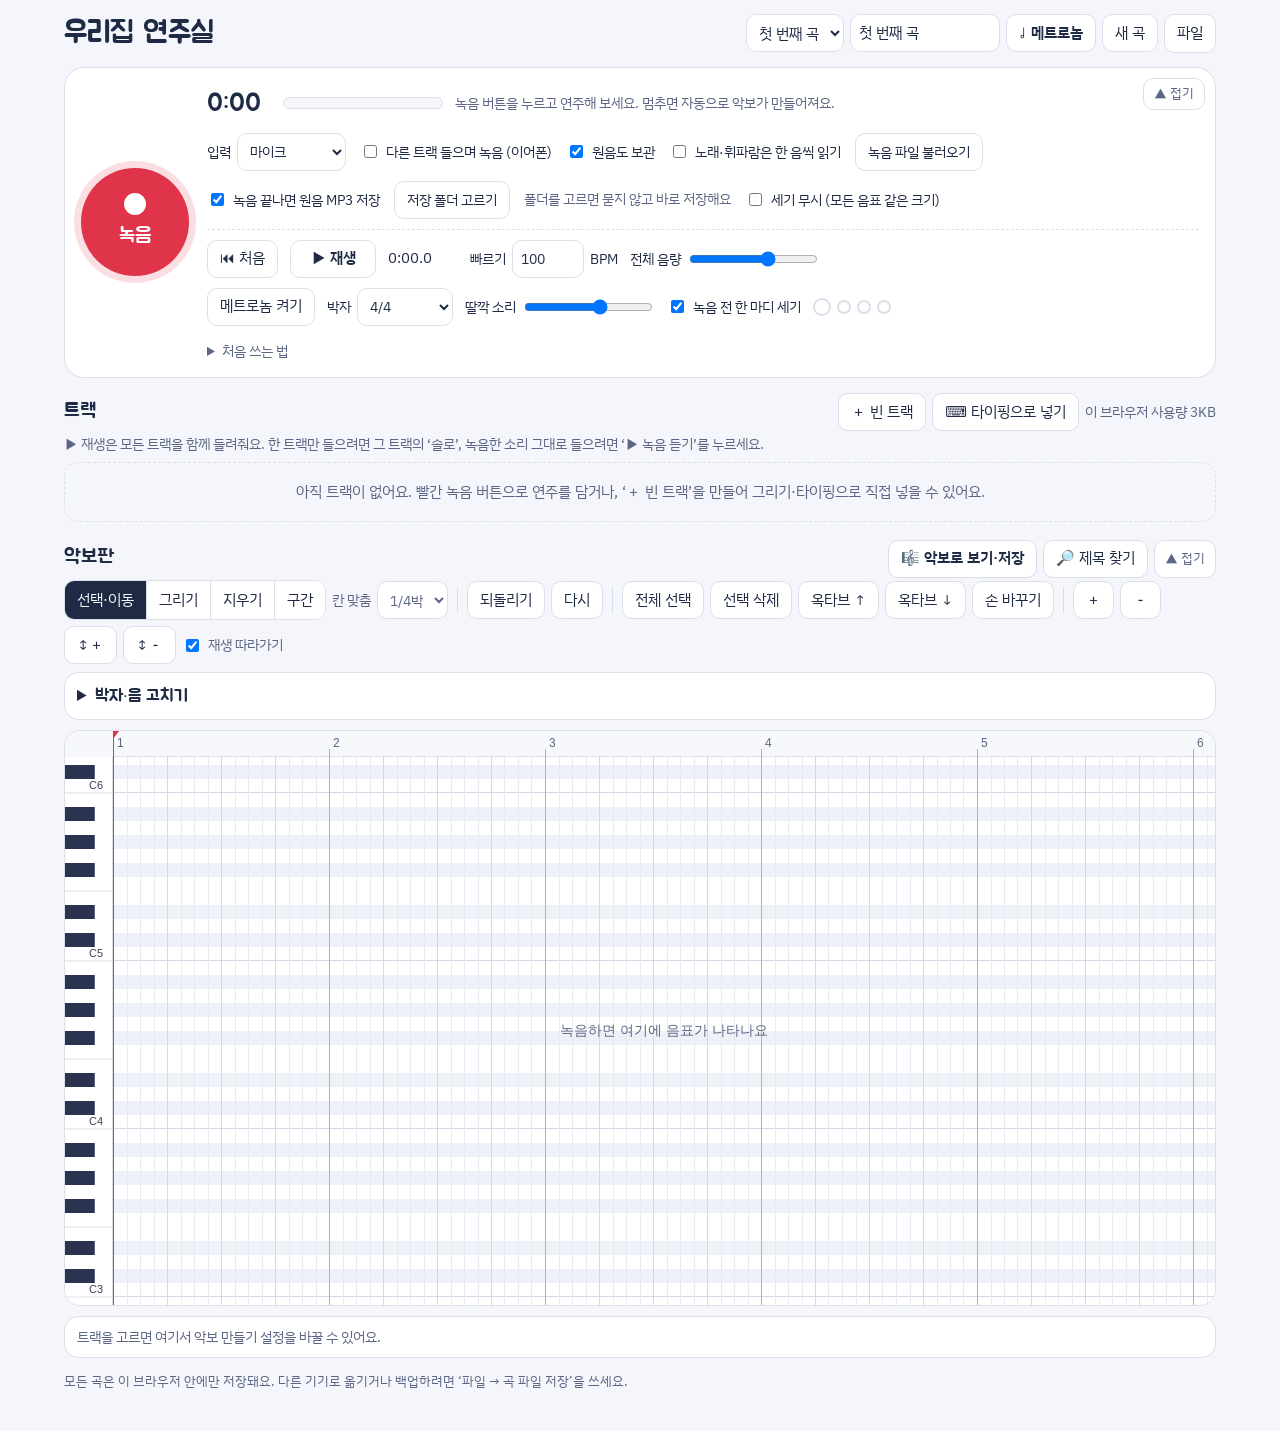
<file: index.html>
<!doctype html>
<html lang="ko">
<head>
<meta charset="utf-8">
<meta name="viewport" content="width=device-width, initial-scale=1, viewport-fit=cover">
<title>우리집 연주실</title>
<link rel="manifest" href="manifest.webmanifest">
<meta name="theme-color" content="#E0344A">
<meta name="apple-mobile-web-app-capable" content="yes">
<meta name="apple-mobile-web-app-title" content="우리집 연주실">
<link rel="icon" href="icon-192.png">
<link rel="apple-touch-icon" href="icon-192.png">
<link rel="preconnect" href="https://fonts.googleapis.com"><link rel="preconnect" href="https://fonts.gstatic.com" crossorigin>
<link href="https://fonts.googleapis.com/css2?family=Jua&family=IBM+Plex+Sans+KR:wght@400;500;600&display=swap" rel="stylesheet">
<style>
:root{--paper:#F4F6FB;--panel:#FFFFFF;--ink:#1F2A44;--muted:#5C6684;--line:#DADFEA;--rec:#E0344A;--accent:#3552D6;
--roll-bg:#FFFFFF;--roll-black:#EEF1F7;--roll-grid:#E7EAF2;--roll-beat:#D3D9E6;--roll-bar:#A9B2C8;--key-w:#FFFFFF;--key-b:#2A3350;--ruler:#F7F8FC;
box-sizing:border-box;padding-top:env(safe-area-inset-top,0px);padding-bottom:env(safe-area-inset-bottom,0px);color-scheme:light}
@media (prefers-color-scheme:dark){:root:not([data-theme="light"]){--paper:#11151F;--panel:#1A2030;--ink:#E7EBF5;--muted:#98A1BC;--line:#2B3348;--rec:#FF566A;--accent:#8196FF;
--roll-bg:#161B28;--roll-black:#1C2232;--roll-grid:#222939;--roll-beat:#2D3549;--roll-bar:#46506B;--key-w:#D9DEEA;--key-b:#0E121B;--ruler:#1A2030;color-scheme:dark}}
:root[data-theme="dark"]{--paper:#11151F;--panel:#1A2030;--ink:#E7EBF5;--muted:#98A1BC;--line:#2B3348;--rec:#FF566A;--accent:#8196FF;
--roll-bg:#161B28;--roll-black:#1C2232;--roll-grid:#222939;--roll-beat:#2D3549;--roll-bar:#46506B;--key-w:#D9DEEA;--key-b:#0E121B;--ruler:#1A2030;color-scheme:dark}
html{scroll-padding-top:env(safe-area-inset-top,0px)}
*,*::before,*::after{box-sizing:inherit}
body{margin:0;background:var(--paper);color:var(--ink);font:15px/1.5 "IBM Plex Sans KR",system-ui,-apple-system,"Apple SD Gothic Neo","Malgun Gothic",sans-serif}
.wrap{max-width:1180px;margin:0 auto;padding:14px 14px 28px}
h1{font-family:Jua,"IBM Plex Sans KR",sans-serif;font-weight:400;font-size:30px;margin:0;line-height:1.1}
.top{display:flex;align-items:center;gap:10px 14px;flex-wrap:wrap;justify-content:space-between}
.song{display:flex;gap:6px;flex-wrap:wrap;align-items:center}
button,select,input[type=number],input[type=text]{font:inherit;color:inherit;background:var(--panel);border:1px solid var(--line);border-radius:10px;min-height:38px}
button{padding:6px 12px;cursor:pointer}
select,input[type=number],input[type=text]{padding:5px 8px}
button:hover:not(:disabled){border-color:var(--muted)}
button:disabled{opacity:.45;cursor:default}
:focus-visible{outline:2px solid var(--accent);outline-offset:2px}
button.on{background:var(--ink);color:var(--paper);border-color:var(--ink)}
.menu{position:relative}
.menu>summary{list-style:none;cursor:pointer;border:1px solid var(--line);border-radius:10px;padding:7px 12px;background:var(--panel)}
.menu>summary::-webkit-details-marker{display:none}
.menu[open]>div{position:absolute;right:0;top:44px;z-index:20;background:var(--panel);border:1px solid var(--line);border-radius:12px;padding:6px;display:flex;flex-direction:column;min-width:200px;box-shadow:0 8px 28px rgba(20,30,60,.18)}
.menu[open]>div button{border:none;text-align:left;border-radius:8px}
.menu[open]>div button:hover{background:var(--paper)}
.deck{display:grid;grid-template-columns:auto 1fr;gap:18px;align-items:center;margin:14px 0 12px;padding:16px;background:var(--panel);border:1px solid var(--line);border-radius:20px}
.rec-btn{width:108px;height:108px;border-radius:50%;background:var(--rec);color:#fff;border:none;display:flex;flex-direction:column;align-items:center;justify-content:center;font-family:Jua,sans-serif;font-size:21px;box-shadow:0 0 0 7px color-mix(in srgb,var(--rec) 16%,transparent);transition:border-radius .2s}
.rec-btn .dot{width:22px;height:22px;border-radius:50%;background:#fff;margin-bottom:5px;transition:border-radius .2s}
.rec-btn.recording .dot{border-radius:4px}
.rec-btn.recording{animation:pulse 1.3s ease-in-out infinite}
@keyframes pulse{50%{box-shadow:0 0 0 15px color-mix(in srgb,var(--rec) 8%,transparent)}}
@media (prefers-reduced-motion:reduce){.rec-btn.recording{animation:none}}
.deck-main{display:flex;flex-direction:column;gap:10px;min-width:0}
.rec-status{display:flex;align-items:center;gap:12px;flex-wrap:wrap}
#recTime{font-family:Jua,sans-serif;font-size:26px;min-width:64px;font-variant-numeric:tabular-nums}
#meter{width:160px;height:12px;border-radius:6px;background:var(--paper);border:1px solid var(--line)}
.hint{color:var(--muted);font-size:13.5px}
.opts{display:flex;flex-wrap:wrap;gap:6px 14px;align-items:center;font-size:14px}
.opts label{display:flex;align-items:center;gap:6px}
.transport{display:flex;flex-wrap:wrap;gap:8px 12px;align-items:center;border-top:1px dashed var(--line);padding-top:10px}
#playBtn{min-width:86px;font-weight:600}
#posLbl{font-variant-numeric:tabular-nums;min-width:70px}
.transport label{display:flex;align-items:center;gap:6px;font-size:14px}
#bpm{width:72px}
h2{font-family:Jua,sans-serif;font-weight:400;font-size:20px;margin:6px 0 8px}
.sec-head{display:flex;align-items:baseline;justify-content:space-between;gap:10px;flex-wrap:wrap}
.track{display:grid;grid-template-columns:8px minmax(110px,1.1fr) minmax(150px,1fr) minmax(90px,130px) auto;gap:10px;align-items:center;padding:8px 10px 8px 8px;border:1px solid var(--line);border-radius:14px;background:var(--panel);margin-bottom:6px;cursor:pointer}
.track.active{border-color:var(--ink);box-shadow:inset 0 0 0 1px var(--ink)}
.track .bar{align-self:stretch;border-radius:4px;min-height:34px}
.track .nm{display:flex;flex-direction:column;min-width:0}
.track .nm input{border-color:transparent;background:transparent;padding:2px 4px;min-height:30px;font-weight:600;width:100%}
.track .nm input:focus{border-color:var(--line);background:var(--paper)}
.track .meta{font-size:12.5px;color:var(--muted);padding-left:5px}
.track .btns{display:flex;gap:4px}
.track .instw{display:flex;align-items:center;gap:6px;min-width:0}
.track .instw span{font-size:13px;color:var(--muted);white-space:nowrap}
.track .instw select{flex:1;min-width:0;width:100%}
.track .btns button{min-width:38px;padding:4px 8px;white-space:nowrap}
.track input[type=range]{width:100%}
.empty{padding:18px;border:1px dashed var(--line);border-radius:14px;color:var(--muted);text-align:center}
@media (max-width:720px){
 .deck{grid-template-columns:1fr;justify-items:start}
 .deck .rec-col{justify-self:center}
 .track{grid-template-columns:8px 1fr auto}
 .track .instw{grid-column:2/3}
 .track .vol{grid-column:3/4}
 .track .bar{grid-row:1/3}
}
.editor{margin-top:14px}
.toolbar{display:flex;flex-wrap:wrap;gap:6px;align-items:center;margin-bottom:8px}
.seg{display:inline-flex;border:1px solid var(--line);border-radius:10px;overflow:hidden}
.seg button{border:none;border-radius:0;border-right:1px solid var(--line)}
.seg button:last-child{border-right:none}
.tsep{width:1px;height:26px;background:var(--line);margin:0 3px}
.roll-wrap{height:min(64vh,580px);min-height:320px;border:1px solid var(--line);border-radius:16px;overflow:hidden;background:var(--roll-bg);touch-action:none;position:relative}
#roll{display:block;width:100%;height:100%;touch-action:none}
.analysis{display:flex;flex-wrap:wrap;gap:8px 16px;align-items:center;margin-top:10px;padding:10px 12px;background:var(--panel);border:1px solid var(--line);border-radius:14px;font-size:14px}
.analysis label{display:flex;align-items:center;gap:6px}
.overlay{position:fixed;inset:0;background:rgba(10,14,25,.45);display:flex;align-items:center;justify-content:center;z-index:50;padding:20px}
.overlay[hidden]{display:none}
.panel{background:var(--panel);border-radius:18px;padding:20px 22px;min-width:260px;max-width:min(760px,100%);max-height:calc(100vh - 32px);overflow:auto;box-shadow:0 20px 50px rgba(0,0,0,.3)}
.panel progress{width:100%;margin-top:12px}
.panel .row{display:flex;gap:8px;justify-content:flex-end;margin-top:16px}
#toast{position:fixed;left:50%;bottom:calc(18px + env(safe-area-inset-bottom,0px));transform:translateX(-50%);background:var(--ink);color:var(--paper);padding:10px 16px;border-radius:12px;font-size:14px;max-width:92vw;z-index:60;opacity:0;pointer-events:none;transition:opacity .2s}
#toast.show{opacity:1}
details.help{font-size:14px;color:var(--muted);margin-top:4px}
details.help summary{cursor:pointer}
details.help ol{margin:6px 0 0;padding-left:20px}
.foot{margin-top:14px;font-size:12.5px;color:var(--muted)}
.track .lsn{margin-top:4px;align-self:flex-start;padding:3px 10px;min-height:32px;font-size:13.5px;border-radius:8px}
.track .lsn.on{background:var(--rec);border-color:var(--rec);color:#fff}
.menu-backdrop{display:none}
.only-mobile{display:none}
@media (max-width:720px){.only-mobile{display:block}}
@media (max-width:720px){
 .top{gap:8px}
 .song{width:100%;display:grid;grid-template-columns:1fr 1fr 1fr;gap:8px}
 .song #songSel{grid-column:1/4;min-width:0;min-height:44px;font-size:16px}
 .song #songName{display:none}
 .song>button,.song>details{width:100%}
 .song #mpOpen,.song #songNew{min-height:44px}
 .menu>summary{display:flex;align-items:center;justify-content:center;min-height:44px;padding:0 12px}
 .menu{position:static}
 .menu[open]>div{position:fixed;left:12px;right:12px;top:auto;bottom:calc(14px + env(safe-area-inset-bottom,0px));width:auto;max-height:70vh;overflow:auto;z-index:70;padding:10px;gap:2px}
 .menu[open]>div button{min-height:46px;font-size:16px}
 .menu[open]>div::before{content:'파일';display:block;font-family:Jua,sans-serif;font-size:18px;padding:4px 10px 8px}
 .menu[open]+.menu-backdrop,.menu[open]~.menu-backdrop{display:block;position:fixed;inset:0;background:rgba(10,14,25,.35);z-index:60}
}
.metro-row{border-top:none;padding-top:0}
#metroBtn[aria-pressed="true"]{background:var(--ink);color:var(--paper);border-color:var(--ink)}
.beats{display:inline-flex;gap:6px;align-items:center}
.beats i{width:14px;height:14px;border-radius:50%;border:2px solid var(--line);display:block}
.beats i.first{width:18px;height:18px}
.beats i.lit{background:var(--accent);border-color:var(--accent)}
.beats i.lit.first{background:var(--rec);border-color:var(--rec)}
.tempo{margin:0 0 10px;background:var(--panel);border:1px solid var(--line);border-radius:14px;padding:8px 12px}
.tempo>summary{cursor:pointer;font-family:Jua,sans-serif;font-size:17px;padding:2px 0}
.tp-grid{display:grid;grid-template-columns:repeat(auto-fit,minmax(min(100%,300px),1fr));gap:10px;margin-top:8px}
.tp-card{border:1px solid var(--line);border-radius:12px;padding:10px 12px;display:flex;flex-direction:column;gap:7px}
.tp-card p{margin:0}
.tp-card .row{display:flex;flex-wrap:wrap;gap:6px;align-items:center;font-size:14px}
.tp-card .row label{display:flex;align-items:center;gap:6px;white-space:nowrap}
.out{font-size:13.5px;color:var(--ink)}
.out button{margin:4px 4px 0 0}
.sug-list{max-height:52vh;overflow:auto;display:flex;flex-direction:column;gap:6px;font-size:14px}
.sug-list label{display:flex;gap:6px;align-items:center;flex-wrap:wrap}
.sug-list .pv{min-height:28px;padding:2px 8px;margin-left:auto}
.scope{display:flex;gap:6px;align-items:center;margin-top:10px;font-size:14px}
#tTap.tapping{background:var(--accent);color:#fff;border-color:var(--accent);font-weight:600;min-width:130px}

#mpOpen{font-weight:600}
.deck{position:relative}
.fold{padding:4px 10px;min-height:32px;font-size:13px;color:var(--muted)}
#deckToggle{position:absolute;top:10px;right:10px}
body.deck-folded .deck{padding:10px 14px;grid-template-columns:auto 1fr}
body.deck-folded .rec-status,body.deck-folded .opts,body.deck-folded .help,body.deck-folded .metro-row{display:none}
body.deck-folded .transport{border-top:none;padding-top:0;margin-right:80px}
body.deck-folded .rec-btn{width:72px;height:72px;font-size:16px;box-shadow:0 0 0 4px color-mix(in srgb,var(--rec) 16%,transparent)}
body.deck-folded .rec-btn .dot{width:14px;height:14px;margin-bottom:2px}
body.roll-folded .editor .toolbar,body.roll-folded .editor .tempo,body.roll-folded .editor .roll-wrap,body.roll-folded .editor .analysis{display:none}
@media (max-width:720px){ body.deck-folded .deck{grid-template-columns:auto 1fr;justify-items:start} body.deck-folded .deck .rec-col{justify-self:start} }
.panel.sheet{width:min(1180px,100%);max-width:1180px;max-height:calc(100vh - 28px);display:flex;flex-direction:column;gap:10px;padding:14px 16px}
.sh-box{overflow:auto;background:#fff;border:1px solid var(--line);border-radius:10px;flex:1;min-height:220px}
.sh-box svg{display:block}
.sh-page{margin:0 0 14px;box-shadow:0 2px 10px rgba(0,0,0,.15)}
.sh-page:last-child{margin-bottom:0}
.sh-opts,.sh-actions{display:flex;flex-wrap:wrap;gap:8px 14px;align-items:center;font-size:14px}
.sh-opts label{display:flex;gap:6px;align-items:center;white-space:nowrap}
#shOpen{font-weight:600}
#mpOpen.running{background:var(--rec);color:#fff;border-color:var(--rec)}
.panel.mp{width:min(460px,100%);max-width:460px;display:flex;flex-direction:column;gap:12px;align-items:stretch;max-height:calc(100vh - 40px);overflow:auto;transition:box-shadow .15s}
.panel.mp.flash{animation:mpflash .18s ease-out}
@keyframes mpflash{0%{box-shadow:0 0 0 6px color-mix(in srgb,var(--rec) 45%,transparent),0 20px 50px rgba(0,0,0,.3)}100%{box-shadow:0 20px 50px rgba(0,0,0,.3)}}
@media (prefers-reduced-motion:reduce){.panel.mp.flash{animation:none}}
.mp-head{display:flex;justify-content:space-between;align-items:center}
.mp-head h2{margin:0}
.mp-dots{display:flex;justify-content:center;gap:12px;min-height:34px;align-items:center}
.mp-dots i{width:20px;height:20px;border-radius:50%;border:2px solid var(--line);display:block;transition:background .05s}
.mp-dots i.strong{width:30px;height:30px}
.mp-dots i.mid{width:25px;height:25px}
.mp-dots i.lit{background:var(--accent);border-color:var(--accent)}
.mp-dots i.strong.lit{background:var(--rec);border-color:var(--rec)}
.mp-bpm{display:flex;align-items:center;justify-content:center;gap:6px}
.mp-bpm button{min-width:48px;min-height:46px;font-size:17px}
.mp-num{display:flex;flex-direction:column;align-items:center;min-width:120px}
.mp-num span{font-family:Jua,sans-serif;font-size:64px;line-height:1;font-variant-numeric:tabular-nums}
.mp-num small{color:var(--muted);font-size:12px}
.mp-term{text-align:center;color:var(--muted);font-size:14px;margin-top:-6px}
#mpSlider{width:100%}
.mp-start{min-height:56px;font-family:Jua,sans-serif;font-size:24px;border-radius:16px;background:var(--ink);color:var(--paper);border-color:var(--ink)}
.mp-start.running{background:var(--rec);border-color:var(--rec);color:#fff}
.mp-grid{display:grid;grid-template-columns:1fr 1fr;gap:8px 12px;font-size:14px}
.mp-grid label{display:flex;flex-direction:column;gap:4px}
.mp-grid label:has(input[type=checkbox]){flex-direction:row;align-items:center}
.mp-grid select,.mp-grid button{width:100%}
.mp-song{display:flex;flex-wrap:wrap;gap:6px;align-items:center;border-top:1px dashed var(--line);padding-top:10px}
.mp-note{margin:0;font-size:12.5px}
@media (max-width:420px){.mp-grid{grid-template-columns:1fr}.mp-num span{font-size:54px}.mp-bpm button{min-width:42px}}
</style>
</head>
<body>
<div class="wrap">
 <header class="top">
  <h1>우리집 연주실</h1>
  <div class="song">
   <select id="songSel" aria-label="곡 선택"></select>
   <input type="text" id="songName" aria-label="곡 이름" style="width:150px">
   <button id="mpOpen">♩ 메트로놈</button>
   <button id="songNew">새 곡</button>
   <details class="menu"><summary>파일</summary><div>
    <button id="songRename">곡 이름 바꾸기</button>
    <button id="shOpen2">악보로 보기·저장</button>
    <button id="titleFind">제목 찾기 도움</button>
    <button id="exMidi">MIDI로 저장</button>
    <button id="exJson">곡 파일 저장 (원음 포함)</button>
    <button id="exJsonLite">곡 파일 저장 (악보만)</button>
    <button id="imJson">곡 파일 불러오기</button>
    <button id="songDel">이 곡 삭제</button>
    <button id="menuClose" class="only-mobile">닫기</button>
   </div></details><div class="menu-backdrop" id="menuBackdrop"></div>
  </div>
 </header>

 <section class="deck" id="deck">
  <button id="deckToggle" class="fold" title="녹음 패널 접기/펼치기">▲ 접기</button>
  <div class="rec-col"><button id="recBtn" class="rec-btn" aria-label="녹음"><span class="dot"></span><span id="recLabel">녹음</span></button></div>
  <div class="deck-main">
   <div class="rec-status"><span id="recTime">0:00</span><canvas id="meter" width="160" height="12"></canvas><span class="hint" id="recHint">녹음 버튼을 누르고 연주해 보세요. 멈추면 자동으로 악보가 만들어져요.</span></div>
   <div class="opts">
    <label>입력 <select id="recSrc"><option value="mic">마이크</option><option value="midi">MIDI 케이블</option></select></label>
    <label title="켜면 녹음하는 동안 이미 만든 트랙이 함께 재생돼요. 스피커로 들으면 그 소리가 마이크에 섞이니 이어폰을 쓰세요"><input type="checkbox" id="playAlong"> 다른 트랙 들으며 녹음 (이어폰)</label>
    <label><input type="checkbox" id="keepAudio" checked> 원음도 보관</label>
    <label title="노래·허밍·휘파람처럼 한 번에 한 음만 나는 소리는 멜로디 전용 방식이 더 깔끔해요. 끄면 AI 인식(피아노·기타·여러 악기·화음)을 써요"><input type="checkbox" id="anySound"> 노래·휘파람은 한 음씩 읽기</label>
    <button id="importAudio">녹음 파일 불러오기</button>
   </div>
   <div class="opts">
    <label title="녹음이 끝나면 원음을 MP3 파일로 저장해요. 파일 이름: homerec날짜시간_번호.mp3"><input type="checkbox" id="autoSaveRec" checked> 녹음 끝나면 원음 MP3 저장</label>
    <button id="recDirBtn" hidden>저장 폴더 고르기</button><span id="recDirLbl" class="hint"></span>
    <label title="켜면 세게 친 음과 약하게 친 음을 구분하지 않고 모든 음표를 같은 크기로 기록해요"><input type="checkbox" id="uniformVel"> 세기 무시 (모든 음표 같은 크기)</label>
   </div>
   <div class="transport">
    <button id="toStart" aria-label="처음으로">⏮ 처음</button>
    <button id="playBtn">▶ 재생</button>
    <span id="posLbl">0:00.0</span>
    <label>빠르기 <input id="bpm" type="number" min="30" max="260" value="100"> BPM</label>
    <label>전체 음량 <input id="masterVol" type="range" min="0" max="1.6" step="0.02" value="1"></label>
   </div>
   <div class="transport metro-row">
    <button id="metroBtn" aria-pressed="false">메트로놈 켜기</button>
    <label>박자 <select id="bpb"><option value="2">2/4</option><option value="3">3/4 (왈츠)</option><option value="4" selected>4/4</option><option value="6">6/8</option></select></label>
    <label>딸깍 소리 <input id="metroVol" type="range" min="0" max="1" step="0.05" value="0.6"></label>
    <label><input type="checkbox" id="countIn" checked> 녹음 전 한 마디 세기</label>
    <span class="beats" id="beats" aria-hidden="true"></span>
   </div>
   <details class="help"><summary>처음 쓰는 법</summary><ol>
    <li>녹음 → 연주 → 멈춤. 한 번 녹음할 때마다 트랙이 하나씩 생겨요.</li>
    <li>트랙마다 악기를 고르고 ▶ 재생하면 모든 트랙이 동시에 울려요.</li>
    <li>아래 악보판에서 음표를 끌어 옮기고, 오른쪽 끝을 끌어 길이를 바꿔요. 두 번 누르면 추가/삭제.</li>
    <li>겹쳐 녹음할 땐 이어폰을 쓰면 스피커 소리가 섞이지 않아요.</li>
    <li>녹음 없이도 돼요: ‘＋ 빈 트랙’을 만든 뒤 악보판에서 ‘그리기’로 찍거나, ‘타이핑으로 넣기’에 계이름을 적으면 악보가 생겨요.</li>
    <li>연습할 때 맨 위 ‘♩ 메트로놈’ 버튼으로 메트로놈만 따로 켤 수 있어요.</li>
    <li>악보는 AI 인식(피아노·기타·여러 악기·화음)으로 만들어요. 노래나 휘파람처럼 한 음씩 나는 소리는 ‘노래·휘파람은 한 음씩 읽기’를 켜면 더 깔끔해요.</li>
   </ol></details>
  </div>
 </section>

 <section>
  <div class="sec-head"><h2>트랙</h2><div style="display:flex;gap:6px;align-items:center;flex-wrap:wrap"><button id="newTrackBtn">＋ 빈 트랙</button><button id="typeBtn">⌨ 타이핑으로 넣기</button><span class="hint" id="storageLbl"></span></div></div>
  <p class="hint" style="margin:0 0 8px">▶ 재생은 모든 트랙을 함께 들려줘요. 한 트랙만 들으려면 그 트랙의 ‘솔로’, 녹음한 소리 그대로 들으려면 ‘▶ 녹음 듣기’를 누르세요.</p>
  <div id="tracks"></div>
 </section>

 <section class="editor">
  <div class="sec-head"><h2 id="edTitle">악보판</h2><div style="display:flex;gap:6px"><button id="shOpen">🎼 악보로 보기·저장</button><button id="titleFind2">🔎 제목 찾기</button><button id="rollToggle" class="fold" title="악보판 접기/펼치기">▲ 접기</button></div></div>
  <div class="toolbar">
   <div class="seg" role="group" aria-label="편집 도구">
    <button data-mode="select" class="on">선택·이동</button><button data-mode="draw">그리기</button><button data-mode="erase">지우기</button><button data-mode="range">구간</button>
   </div>
   <label class="hint" style="display:flex;gap:6px;align-items:center">칸 맞춤 <select id="snapSel"><option value="0">끔</option><option value="1">1박</option><option value="0.5">1/2박</option><option value="0.25" selected>1/4박</option><option value="0.125">1/8박</option></select></label>
   <span class="tsep"></span>
   <button id="undoBtn" title="Ctrl+Z">되돌리기</button><button id="redoBtn" title="Ctrl+Y">다시</button>
   <span class="tsep"></span>
   <button id="selAll">전체 선택</button><button id="delSel">선택 삭제</button>
   <button id="octUp">옥타브 ↑</button><button id="octDn">옥타브 ↓</button><button id="swapHand" title="고른 음표를 왼손↔오른손 (H 키)">손 바꾸기</button>
   <span class="tsep"></span>
   <button id="zIn" aria-label="가로 확대">＋</button><button id="zOut" aria-label="가로 축소">－</button><button id="hIn" aria-label="세로 확대">↕＋</button><button id="hOut" aria-label="세로 축소">↕－</button>
   <label class="hint" style="display:flex;gap:6px;align-items:center"><input type="checkbox" id="follow" checked> 재생 따라가기</label>
  </div>
  <details class="tempo" id="tempoPanel"><summary>박자·음 고치기</summary>
   <div class="tp-grid">
    <div class="tp-card"><b>자동으로 박자 찾기</b><p class="hint">연주에서 빠르기를 찾아요. ‘흔들림 자동 정렬’은 빨라지고 느려진 곳을 격자에 맞춰 당기고 늘려요.</p>
     <div class="row"><button id="tDetect">빠르기 찾기</button><button id="tAuto">흔들림 자동 정렬</button></div><div id="tDetectOut" class="out"></div></div>
    <div class="tp-card"><b>박 치며 맞추기</b><p class="hint">재생을 들으면서 박마다 ‘탭’ 버튼(또는 B 키)을 누르세요. 탭한 자리가 정확한 박이 되도록 음표를 맞춰요. 눈금자의 ▼는 끌어서 고칠 수 있어요.</p>
     <div class="row"><button id="tTap">박 치며 듣기</button><button id="tTapApply" disabled>탭에 맞추기</button><button id="tTapClear" disabled>탭 지우기</button></div><div id="tTapOut" class="out"></div></div>
    <div class="tp-card"><b>구간 박자</b><p class="hint">‘구간’ 도구로 악보판을 끌어 범위를 고르세요(음표를 선택해 둬도 돼요). 뒤쪽 음표는 함께 밀리거나 당겨져요.</p>
     <div class="row"><span id="tRangeLbl" class="out">구간 없음</span></div>
     <div class="row"><label>이 구간을 <input type="number" id="tBeats" min="0.5" max="512" step="0.5" value="4" style="width:72px"> 박으로</label><button id="tFit">맞추기</button></div>
     <div class="row"><label>길이 <input type="number" id="tPct" min="25" max="400" step="5" value="100" style="width:72px"> %</label><button id="tStretch">늘이기·줄이기</button></div></div>
    <div class="tp-card"><b>음 높이·양손</b><p class="hint">옥타브가 틀리거나 조성에 안 맞는 음을 찾아 제안해요. 양손 나누기는 악보의 오른손·왼손 줄에 반영돼요(연한 색 = 왼손).</p>
     <div class="row"><button id="tPitch">음 높이 보정 제안</button><button id="tHands">양손 자동 나누기</button><button id="tTitle">🔎 제목 찾기 도움</button></div></div>
    <div class="tp-card"><b>편곡 · 전주 후주</b><p class="hint">멜로디만 쳐 넣어도 왼손 반주와 전주·후주를 만들어 줘요. 고른 것만 만들고, 마음에 안 들면 그 트랙을 지우면 돼요. 먼저 박자를 맞춰 두면 더 잘 맞아요.</p>
     <div class="row"><label>멜로디 트랙 <select id="arMel"></select></label><button id="arChords">코드 찾기</button></div><div id="arOut" class="out"></div>
     <div class="row"><label><input type="checkbox" id="arA" checked> A 쉬운 화음</label><label><input type="checkbox" id="arB" checked> B 알베르티·왈츠</label><label><input type="checkbox" id="arC"> C 아르페지오</label></div>
     <div class="row"><button id="arLH">왼손 반주 만들기</button></div>
     <div class="row"><label>분위기 <select id="arMood"><option value="bright">밝은</option><option value="linger">여운이 남는</option><option value="indie">인디밴드</option></select></label><label><input type="checkbox" id="arIntro" checked> 전주</label><label><input type="checkbox" id="arOutro" checked> 후주</label></div>
     <div class="row"><button id="arIO">전주·후주 만들기</button></div></div>
    <div class="tp-card"><b>박에 붙이기·옮기기</b><p class="hint">선택한 음표가 있으면 그 음표만, 없으면 트랙 전체에 적용돼요. 칸 맞춤 값을 기준으로 붙여요.</p>
     <div class="row"><label>붙이는 정도 <input type="range" id="qStr" min="0.1" max="1" step="0.1" value="1"> <span id="qStrLbl">100%</span></label><label><input type="checkbox" id="qLen" checked> 길이도</label></div>
     <div class="row"><button id="quant">박에 붙이기</button></div>
     <div class="row"><button id="nudgeL">◀ 한 박 앞으로</button><button id="nudgeR">한 박 뒤로 ▶</button><button id="toBar">첫 음을 마디 첫 박에</button></div></div>
   </div>
   <label class="scope"><input type="checkbox" id="allTracks"> 모든 트랙에 함께 적용 <span class="hint">(끄면 지금 고른 트랙만)</span></label>
  </details>
  <div class="roll-wrap" id="rollWrap"><canvas id="roll"></canvas></div>
  <div class="analysis" id="analysis"></div>
 </section>
 <p class="foot">모든 곡은 이 브라우저 안에만 저장돼요. 다른 기기로 옮기거나 백업하려면 ‘파일 → 곡 파일 저장’을 쓰세요.</p>
</div>

<div class="overlay" id="overlay" hidden><div class="panel"><div id="ovMsg"></div><progress id="ovProg" max="1" value="0"></progress><div class="row" id="ovBtns"></div></div></div>
<div class="overlay" id="sheetPanel" hidden><div class="panel sheet" role="dialog" aria-label="악보">
 <div class="mp-head"><h2>악보</h2><button id="shClose">닫기</button></div>
 <div class="sh-opts">
  <label>트랙 <select id="shTrack"></select></label>
  <label>제목 <input type="text" id="shTitle" style="width:160px"></label>
  <label>가장 짧은 음표 <select id="shGrid"><option value="1">16분음표</option><option value="2">8분음표</option><option value="4">4분음표</option></select></label>
  <label title="음과 음 사이의 짧은 틈을 쉼표 대신 앞 음을 늘려 메워요"><input type="checkbox" id="shLegato" checked> 짧은 틈 메우기</label>
  <label>왼손 줄 <select id="shSplit"><option value="hand">자동 손 구분 (악보판에서 정한 대로)</option><option value="60">가운데 도(C4) 아래</option><option value="55">솔(G3) 아래</option><option value="48">낮은 도(C3) 아래</option><option value="none">나누지 않음</option></select></label>
 </div>
 <div class="sh-actions"><button id="shPng">PNG 저장</button><button id="shSvg">SVG 저장</button><button id="shXml">MusicXML 저장</button><button id="shPrint">인쇄 · PDF</button><span id="shStatus" class="hint"></span></div>
 <div id="shBox" class="sh-box"></div>
 <p class="hint" style="margin:0">MusicXML 파일은 무료 악보 프로그램 MuseScore에서 열면 더 정교하게 편집·인쇄할 수 있어요. 박자가 맞지 않으면 먼저 ‘박자 고치기’로 정리한 뒤 악보를 만드세요.</p>
</div></div>
<div class="overlay" id="metroPanel" hidden><div class="panel mp" id="mpCard" role="dialog" aria-label="메트로놈">
 <div class="mp-head"><h2>메트로놈</h2><button id="mpClose">닫기</button></div>
 <div class="mp-dots" id="mpDots" aria-hidden="true"></div>
 <div class="mp-bpm"><button id="mpM5" aria-label="5 느리게">−5</button><button id="mpM1" aria-label="1 느리게">−1</button><div class="mp-num"><span id="mpBpm">100</span><small>BPM</small></div><button id="mpP1" aria-label="1 빠르게">+1</button><button id="mpP5" aria-label="5 빠르게">+5</button></div>
 <div class="mp-term" id="mpTerm"></div>
 <input type="range" id="mpSlider" min="30" max="260" step="1" aria-label="빠르기">
 <button id="mpStart" class="mp-start">시작</button>
 <div class="mp-grid">
  <label>박자 <select id="mpBpb"><option value="1">1박 (강박 없음)</option><option value="2">2/4</option><option value="3">3/4 (왈츠)</option><option value="4">4/4</option><option value="5">5/4</option><option value="6/8">6/8</option></select></label>
  <label>쪼개기 <select id="mpSub"><option value="1">안 쪼갬</option><option value="2">둘로 (8분음표)</option><option value="3">셋으로 (셋잇단)</option><option value="4">넷으로 (16분음표)</option></select></label>
  <label>소리 <select id="mpSound"><option value="click">딸깍</option><option value="wood">나무</option><option value="beep">삐</option></select></label>
  <label>크기 <input type="range" id="mpVol" min="0" max="1" step="0.05"></label>
  <label><input type="checkbox" id="mpAccent"> 첫 박 강조</label>
  <label>빠르기 찾기 <button id="mpTap">박마다 누르기</button></label>
 </div>
 <div class="mp-song"><span class="hint">곡과 맞추기</span><button id="mpFromSong">곡 빠르기 가져오기</button><button id="mpToSong">이 빠르기를 곡에 적용</button></div>
 <p class="hint mp-note">스페이스: 시작/멈춤 · ↑↓: 빠르기 · T: 탭. 창을 닫아도 계속 울려요. 곡을 재생하면서 듣고 싶으면 재생줄의 ‘메트로놈 켜기’를 쓰세요.</p>
</div></div>
<div id="toast" role="status"></div>
<input type="file" id="fileAudio" accept="audio/*,video/*,.m4a,.mp3,.wav,.aac,.ogg,.webm" hidden>
<input type="file" id="fileJson" accept=".json,application/json" hidden>
<script>
function lamejs(){function X(c){return new Int32Array(c)}function K(c){return new Float32Array(c)}function ca(c){if(1==c.length)return K(c[0]);var k=c[0];c=c.slice(1);for(var n=[],u=0;u<k;u++)n.push(ca(c));return n}function Ia(c){if(1==c.length)return X(c[0]);var k=c[0];c=c.slice(1);for(var n=[],u=0;u<k;u++)n.push(Ia(c));return n}function dc(c){if(1==c.length)return new Int16Array(c[0]);var k=c[0];c=c.slice(1);for(var n=[],u=0;u<k;u++)n.push(dc(c));return n}function Ob(c){if(1==c.length)return Array(c[0]);
var k=c[0];c=c.slice(1);for(var n=[],u=0;u<k;u++)n.push(Ob(c));return n}function ra(c){this.ordinal=c}function G(c){this.ordinal=c}function la(c){this.ordinal=function(){return c}}function mc(){this.getLameVersion=function(){return"3.98.4"};this.getLameShortVersion=function(){return"3.98.4"};this.getLameVeryShortVersion=function(){return"LAME3.98r"};this.getPsyVersion=function(){return"0.93"};this.getLameUrl=function(){return"http://www.mp3dev.org/"};this.getLameOsBitness=function(){return"32bits"}}
function Y(){function c(f,b,c,a,m,k){for(;0!=m--;)c[a]=1E-10+f[b+0]*k[0]-c[a-1]*k[1]+f[b-1]*k[2]-c[a-2]*k[3]+f[b-2]*k[4]-c[a-3]*k[5]+f[b-3]*k[6]-c[a-4]*k[7]+f[b-4]*k[8]-c[a-5]*k[9]+f[b-5]*k[10]-c[a-6]*k[11]+f[b-6]*k[12]-c[a-7]*k[13]+f[b-7]*k[14]-c[a-8]*k[15]+f[b-8]*k[16]-c[a-9]*k[17]+f[b-9]*k[18]-c[a-10]*k[19]+f[b-10]*k[20],++a,++b}function k(f,b,c,a,m,k){for(;0!=m--;)c[a]=f[b+0]*k[0]-c[a-1]*k[1]+f[b-1]*k[2]-c[a-2]*k[3]+f[b-2]*k[4],++a,++b}function n(f){return f*f}var V=Y.RMS_WINDOW_TIME_NUMERATOR,
E=Y.RMS_WINDOW_TIME_DENOMINATOR,B=[[.038575994352,-3.84664617118067,-.02160367184185,7.81501653005538,-.00123395316851,-11.34170355132042,-9.291677959E-5,13.05504219327545,-.01655260341619,-12.28759895145294,.02161526843274,9.4829380631979,-.02074045215285,-5.87257861775999,.00594298065125,2.75465861874613,.00306428023191,-.86984376593551,1.2025322027E-4,.13919314567432,.00288463683916],[.0541865640643,-3.47845948550071,-.02911007808948,6.36317777566148,-.00848709379851,-8.54751527471874,-.00851165645469,
9.4769360780128,-.00834990904936,-8.81498681370155,.02245293253339,6.85401540936998,-.02596338512915,-4.39470996079559,.01624864962975,2.19611684890774,-.00240879051584,-.75104302451432,.00674613682247,.13149317958808,-.00187763777362],[.15457299681924,-2.37898834973084,-.09331049056315,2.84868151156327,-.06247880153653,-2.64577170229825,.02163541888798,2.23697657451713,-.05588393329856,-1.67148153367602,.04781476674921,1.00595954808547,.00222312597743,-.45953458054983,.03174092540049,.16378164858596,
-.01390589421898,-.05032077717131,.00651420667831,.0234789740702,-.00881362733839],[.30296907319327,-1.61273165137247,-.22613988682123,1.0797749225997,-.08587323730772,-.2565625775407,.03282930172664,-.1627671912044,-.00915702933434,-.22638893773906,-.02364141202522,.39120800788284,-.00584456039913,-.22138138954925,.06276101321749,.04500235387352,-8.28086748E-6,.02005851806501,.00205861885564,.00302439095741,-.02950134983287],[.33642304856132,-1.49858979367799,-.2557224142557,.87350271418188,-.11828570177555,
.12205022308084,.11921148675203,-.80774944671438,-.07834489609479,.47854794562326,-.0046997791438,-.12453458140019,-.0058950022444,-.04067510197014,.05724228140351,.08333755284107,.00832043980773,-.04237348025746,-.0163538138454,.02977207319925,-.0176017656815],[.4491525660845,-.62820619233671,-.14351757464547,.29661783706366,-.22784394429749,-.372563729424,-.01419140100551,.00213767857124,.04078262797139,-.42029820170918,-.12398163381748,.22199650564824,.04097565135648,.00613424350682,.10478503600251,
.06747620744683,-.01863887810927,.05784820375801,-.03193428438915,.03222754072173,.00541907748707],[.56619470757641,-1.04800335126349,-.75464456939302,.29156311971249,.1624213774223,-.26806001042947,.16744243493672,.00819999645858,-.18901604199609,.45054734505008,.3093178284183,-.33032403314006,-.27562961986224,.0673936833311,.00647310677246,-.04784254229033,.08647503780351,.01639907836189,-.0378898455484,.01807364323573,-.00588215443421],[.58100494960553,-.51035327095184,-.53174909058578,-.31863563325245,
-.14289799034253,-.20256413484477,.17520704835522,.1472815413433,.02377945217615,.38952639978999,.15558449135573,-.23313271880868,-.25344790059353,-.05246019024463,.01628462406333,-.02505961724053,.06920467763959,.02442357316099,-.03721611395801,.01818801111503,-.00749618797172],[.53648789255105,-.2504987195602,-.42163034350696,-.43193942311114,-.00275953611929,-.03424681017675,.04267842219415,-.04678328784242,-.10214864179676,.26408300200955,.14590772289388,.15113130533216,-.02459864859345,-.17556493366449,
-.11202315195388,-.18823009262115,-.04060034127,.05477720428674,.0478866554818,.0470440968812,-.02217936801134]],w=[[.98621192462708,-1.97223372919527,-1.97242384925416,.97261396931306,.98621192462708],[.98500175787242,-1.96977855582618,-1.97000351574484,.9702284756635,.98500175787242],[.97938932735214,-1.95835380975398,-1.95877865470428,.95920349965459,.97938932735214],[.97531843204928,-1.95002759149878,-1.95063686409857,.95124613669835,.97531843204928],[.97316523498161,-1.94561023566527,-1.94633046996323,
.94705070426118,.97316523498161],[.96454515552826,-1.92783286977036,-1.92909031105652,.93034775234268,.96454515552826],[.96009142950541,-1.91858953033784,-1.92018285901082,.92177618768381,.96009142950541],[.95856916599601,-1.9154210807478,-1.91713833199203,.91885558323625,.95856916599601],[.94597685600279,-1.88903307939452,-1.89195371200558,.89487434461664,.94597685600279]];this.InitGainAnalysis=function(f,b){a:{for(var c=0;c<MAX_ORDER;c++)f.linprebuf[c]=f.lstepbuf[c]=f.loutbuf[c]=f.rinprebuf[c]=
f.rstepbuf[c]=f.routbuf[c]=0;switch(0|b){case 48E3:f.reqindex=0;break;case 44100:f.reqindex=1;break;case 32E3:f.reqindex=2;break;case 24E3:f.reqindex=3;break;case 22050:f.reqindex=4;break;case 16E3:f.reqindex=5;break;case 12E3:f.reqindex=6;break;case 11025:f.reqindex=7;break;case 8E3:f.reqindex=8;break;default:b=INIT_GAIN_ANALYSIS_ERROR;break a}f.sampleWindow=0|(b*V+E-1)/E;f.lsum=0;f.rsum=0;f.totsamp=0;na.ill(f.A,0);b=INIT_GAIN_ANALYSIS_OK}if(b!=INIT_GAIN_ANALYSIS_OK)return INIT_GAIN_ANALYSIS_ERROR;
f.linpre=MAX_ORDER;f.rinpre=MAX_ORDER;f.lstep=MAX_ORDER;f.rstep=MAX_ORDER;f.lout=MAX_ORDER;f.rout=MAX_ORDER;na.fill(f.B,0);return INIT_GAIN_ANALYSIS_OK};this.AnalyzeSamples=function(f,b,v,a,m,u,e){if(0==u)return GAIN_ANALYSIS_OK;var l=0;var d=u;switch(e){case 1:a=b;m=v;break;case 2:break;default:return GAIN_ANALYSIS_ERROR}u<MAX_ORDER?(T.arraycopy(b,v,f.linprebuf,MAX_ORDER,u),T.arraycopy(a,m,f.rinprebuf,MAX_ORDER,u)):(T.arraycopy(b,v,f.linprebuf,MAX_ORDER,MAX_ORDER),T.arraycopy(a,m,f.rinprebuf,MAX_ORDER,
MAX_ORDER));for(;0<d;){var g=d>f.sampleWindow-f.totsamp?f.sampleWindow-f.totsamp:d;if(l<MAX_ORDER){e=f.linpre+l;var q=f.linprebuf;var D=f.rinpre+l;var p=f.rinprebuf;g>MAX_ORDER-l&&(g=MAX_ORDER-l)}else e=v+l,q=b,D=m+l,p=a;c(q,e,f.lstepbuf,f.lstep+f.totsamp,g,B[f.reqindex]);c(p,D,f.rstepbuf,f.rstep+f.totsamp,g,B[f.reqindex]);k(f.lstepbuf,f.lstep+f.totsamp,f.loutbuf,f.lout+f.totsamp,g,w[f.reqindex]);k(f.rstepbuf,f.rstep+f.totsamp,f.routbuf,f.rout+f.totsamp,g,w[f.reqindex]);e=f.lout+f.totsamp;q=f.loutbuf;
D=f.rout+f.totsamp;p=f.routbuf;for(var r=g%8;0!=r--;)f.lsum+=n(q[e++]),f.rsum+=n(p[D++]);for(r=g/8;0!=r--;)f.lsum+=n(q[e+0])+n(q[e+1])+n(q[e+2])+n(q[e+3])+n(q[e+4])+n(q[e+5])+n(q[e+6])+n(q[e+7]),e+=8,f.rsum+=n(p[D+0])+n(p[D+1])+n(p[D+2])+n(p[D+3])+n(p[D+4])+n(p[D+5])+n(p[D+6])+n(p[D+7]),D+=8;d-=g;l+=g;f.totsamp+=g;f.totsamp==f.sampleWindow&&(e=10*Y.STEPS_per_dB*Math.log10((f.lsum+f.rsum)/f.totsamp*.5+1E-37),e=0>=e?0:0|e,e>=f.A.length&&(e=f.A.length-1),f.A[e]++,f.lsum=f.rsum=0,T.arraycopy(f.loutbuf,
f.totsamp,f.loutbuf,0,MAX_ORDER),T.arraycopy(f.routbuf,f.totsamp,f.routbuf,0,MAX_ORDER),T.arraycopy(f.lstepbuf,f.totsamp,f.lstepbuf,0,MAX_ORDER),T.arraycopy(f.rstepbuf,f.totsamp,f.rstepbuf,0,MAX_ORDER),f.totsamp=0);if(f.totsamp>f.sampleWindow)return GAIN_ANALYSIS_ERROR}u<MAX_ORDER?(T.arraycopy(f.linprebuf,u,f.linprebuf,0,MAX_ORDER-u),T.arraycopy(f.rinprebuf,u,f.rinprebuf,0,MAX_ORDER-u),T.arraycopy(b,v,f.linprebuf,MAX_ORDER-u,u),T.arraycopy(a,m,f.rinprebuf,MAX_ORDER-u,u)):(T.arraycopy(b,v+u-MAX_ORDER,
f.linprebuf,0,MAX_ORDER),T.arraycopy(a,m+u-MAX_ORDER,f.rinprebuf,0,MAX_ORDER));return GAIN_ANALYSIS_OK};this.GetTitleGain=function(f){var b=f.A;var c=f.A.length,a,m=0;for(a=0;a<c;a++)m+=b[a];if(0==m)b=GAIN_NOT_ENOUGH_SAMPLES;else{m=0|Math.ceil(m*(1-.95));for(a=c;0<a--&&!(0>=(m-=b[a])););b=64.82-a/Y.STEPS_per_dB}for(c=0;c<f.A.length;c++)f.B[c]+=f.A[c],f.A[c]=0;for(c=0;c<MAX_ORDER;c++)f.linprebuf[c]=f.lstepbuf[c]=f.loutbuf[c]=f.rinprebuf[c]=f.rstepbuf[c]=f.routbuf[c]=0;f.totsamp=0;f.lsum=f.rsum=0;return b}}
function wc(){function c(b,c,a,f,k,e,l,d,g,q,D,p,r,t,J){this.vbr_q=b;this.quant_comp=c;this.quant_comp_s=a;this.expY=f;this.st_lrm=k;this.st_s=e;this.masking_adj=l;this.masking_adj_short=d;this.ath_lower=g;this.ath_curve=q;this.ath_sensitivity=D;this.interch=p;this.safejoint=r;this.sfb21mod=t;this.msfix=J}function k(b,c,a,f,k,e,l,d,g,q,D,p,r,t){this.quant_comp=c;this.quant_comp_s=a;this.safejoint=f;this.nsmsfix=k;this.st_lrm=e;this.st_s=l;this.nsbass=d;this.scale=g;this.masking_adj=q;this.ath_lower=
D;this.ath_curve=p;this.interch=r;this.sfscale=t}function n(b,c,a){var f=b.VBR==G.vbr_rh?B:w,k=b.VBR_q_frac,e=f[c];f=f[c+1];e.st_lrm+=k*(f.st_lrm-e.st_lrm);e.st_s+=k*(f.st_s-e.st_s);e.masking_adj+=k*(f.masking_adj-e.masking_adj);e.masking_adj_short+=k*(f.masking_adj_short-e.masking_adj_short);e.ath_lower+=k*(f.ath_lower-e.ath_lower);e.ath_curve+=k*(f.ath_curve-e.ath_curve);e.ath_sensitivity+=k*(f.ath_sensitivity-e.ath_sensitivity);e.interch+=k*(f.interch-e.interch);e.msfix+=k*(f.msfix-e.msfix);f=
e.vbr_q;0>f&&(f=0);9<f&&(f=9);b.VBR_q=f;b.VBR_q_frac=0;0!=a?b.quant_comp=e.quant_comp:0<Math.abs(b.quant_comp- -1)||(b.quant_comp=e.quant_comp);0!=a?b.quant_comp_short=e.quant_comp_s:0<Math.abs(b.quant_comp_short- -1)||(b.quant_comp_short=e.quant_comp_s);0!=e.expY&&(b.experimentalY=0!=e.expY);0!=a?b.internal_flags.nsPsy.attackthre=e.st_lrm:0<Math.abs(b.internal_flags.nsPsy.attackthre- -1)||(b.internal_flags.nsPsy.attackthre=e.st_lrm);0!=a?b.internal_flags.nsPsy.attackthre_s=e.st_s:0<Math.abs(b.internal_flags.nsPsy.attackthre_s-
-1)||(b.internal_flags.nsPsy.attackthre_s=e.st_s);0!=a?b.maskingadjust=e.masking_adj:0<Math.abs(b.maskingadjust-0)||(b.maskingadjust=e.masking_adj);0!=a?b.maskingadjust_short=e.masking_adj_short:0<Math.abs(b.maskingadjust_short-0)||(b.maskingadjust_short=e.masking_adj_short);0!=a?b.ATHlower=-e.ath_lower/10:0<Math.abs(10*-b.ATHlower)||(b.ATHlower=-e.ath_lower/10);0!=a?b.ATHcurve=e.ath_curve:0<Math.abs(b.ATHcurve- -1)||(b.ATHcurve=e.ath_curve);0!=a?b.athaa_sensitivity=e.ath_sensitivity:0<Math.abs(b.athaa_sensitivity-
-1)||(b.athaa_sensitivity=e.ath_sensitivity);0<e.interch&&(0!=a?b.interChRatio=e.interch:0<Math.abs(b.interChRatio- -1)||(b.interChRatio=e.interch));0<e.safejoint&&(b.exp_nspsytune|=e.safejoint);0<e.sfb21mod&&(b.exp_nspsytune|=e.sfb21mod<<20);0!=a?b.msfix=e.msfix:0<Math.abs(b.msfix- -1)||(b.msfix=e.msfix);0==a&&(b.VBR_q=c,b.VBR_q_frac=k)}function V(b,c,a){var m=E.nearestBitrateFullIndex(c);b.VBR=G.vbr_abr;b.VBR_mean_bitrate_kbps=c;b.VBR_mean_bitrate_kbps=Math.min(b.VBR_mean_bitrate_kbps,320);b.VBR_mean_bitrate_kbps=
Math.max(b.VBR_mean_bitrate_kbps,8);b.brate=b.VBR_mean_bitrate_kbps;320<b.VBR_mean_bitrate_kbps&&(b.disable_reservoir=!0);0<f[m].safejoint&&(b.exp_nspsytune|=2);0<f[m].sfscale&&(b.internal_flags.noise_shaping=2);if(0<Math.abs(f[m].nsbass)){var k=int(4*f[m].nsbass);0>k&&(k+=64);b.exp_nspsytune|=k<<2}0!=a?b.quant_comp=f[m].quant_comp:0<Math.abs(b.quant_comp- -1)||(b.quant_comp=f[m].quant_comp);0!=a?b.quant_comp_short=f[m].quant_comp_s:0<Math.abs(b.quant_comp_short- -1)||(b.quant_comp_short=f[m].quant_comp_s);
0!=a?b.msfix=f[m].nsmsfix:0<Math.abs(b.msfix- -1)||(b.msfix=f[m].nsmsfix);0!=a?b.internal_flags.nsPsy.attackthre=f[m].st_lrm:0<Math.abs(b.internal_flags.nsPsy.attackthre- -1)||(b.internal_flags.nsPsy.attackthre=f[m].st_lrm);0!=a?b.internal_flags.nsPsy.attackthre_s=f[m].st_s:0<Math.abs(b.internal_flags.nsPsy.attackthre_s- -1)||(b.internal_flags.nsPsy.attackthre_s=f[m].st_s);0!=a?b.scale=f[m].scale:0<Math.abs(b.scale- -1)||(b.scale=f[m].scale);0!=a?b.maskingadjust=f[m].masking_adj:0<Math.abs(b.maskingadjust-
0)||(b.maskingadjust=f[m].masking_adj);0<f[m].masking_adj?0!=a?b.maskingadjust_short=.9*f[m].masking_adj:0<Math.abs(b.maskingadjust_short-0)||(b.maskingadjust_short=.9*f[m].masking_adj):0!=a?b.maskingadjust_short=1.1*f[m].masking_adj:0<Math.abs(b.maskingadjust_short-0)||(b.maskingadjust_short=1.1*f[m].masking_adj);0!=a?b.ATHlower=-f[m].ath_lower/10:0<Math.abs(10*-b.ATHlower)||(b.ATHlower=-f[m].ath_lower/10);0!=a?b.ATHcurve=f[m].ath_curve:0<Math.abs(b.ATHcurve- -1)||(b.ATHcurve=f[m].ath_curve);0!=
a?b.interChRatio=f[m].interch:0<Math.abs(b.interChRatio- -1)||(b.interChRatio=f[m].interch);return c}var E;this.setModules=function(b){E=b};var B=[new c(0,9,9,0,5.2,125,-4.2,-6.3,4.8,1,0,0,2,21,.97),new c(1,9,9,0,5.3,125,-3.6,-5.6,4.5,1.5,0,0,2,21,1.35),new c(2,9,9,0,5.6,125,-2.2,-3.5,2.8,2,0,0,2,21,1.49),new c(3,9,9,1,5.8,130,-1.8,-2.8,2.6,3,-4,0,2,20,1.64),new c(4,9,9,1,6,135,-.7,-1.1,1.1,3.5,-8,0,2,0,1.79),new c(5,9,9,1,6.4,140,.5,.4,-7.5,4,-12,2E-4,0,0,1.95),new c(6,9,9,1,6.6,145,.67,.65,-14.7,
6.5,-19,4E-4,0,0,2.3),new c(7,9,9,1,6.6,145,.8,.75,-19.7,8,-22,6E-4,0,0,2.7),new c(8,9,9,1,6.6,145,1.2,1.15,-27.5,10,-23,7E-4,0,0,0),new c(9,9,9,1,6.6,145,1.6,1.6,-36,11,-25,8E-4,0,0,0),new c(10,9,9,1,6.6,145,2,2,-36,12,-25,8E-4,0,0,0)],w=[new c(0,9,9,0,4.2,25,-7,-4,7.5,1,0,0,2,26,.97),new c(1,9,9,0,4.2,25,-5.6,-3.6,4.5,1.5,0,0,2,21,1.35),new c(2,9,9,0,4.2,25,-4.4,-1.8,2,2,0,0,2,18,1.49),new c(3,9,9,1,4.2,25,-3.4,-1.25,1.1,3,-4,0,2,15,1.64),new c(4,9,9,1,4.2,25,-2.2,.1,0,3.5,-8,0,2,0,1.79),new c(5,
9,9,1,4.2,25,-1,1.65,-7.7,4,-12,2E-4,0,0,1.95),new c(6,9,9,1,4.2,25,-0,2.47,-7.7,6.5,-19,4E-4,0,0,2),new c(7,9,9,1,4.2,25,.5,2,-14.5,8,-22,6E-4,0,0,2),new c(8,9,9,1,4.2,25,1,2.4,-22,10,-23,7E-4,0,0,2),new c(9,9,9,1,4.2,25,1.5,2.95,-30,11,-25,8E-4,0,0,2),new c(10,9,9,1,4.2,25,2,2.95,-36,12,-30,8E-4,0,0,2)],f=[new k(8,9,9,0,0,6.6,145,0,.95,0,-30,11,.0012,1),new k(16,9,9,0,0,6.6,145,0,.95,0,-25,11,.001,1),new k(24,9,9,0,0,6.6,145,0,.95,0,-20,11,.001,1),new k(32,9,9,0,0,6.6,145,0,.95,0,-15,11,.001,1),
new k(40,9,9,0,0,6.6,145,0,.95,0,-10,11,9E-4,1),new k(48,9,9,0,0,6.6,145,0,.95,0,-10,11,9E-4,1),new k(56,9,9,0,0,6.6,145,0,.95,0,-6,11,8E-4,1),new k(64,9,9,0,0,6.6,145,0,.95,0,-2,11,8E-4,1),new k(80,9,9,0,0,6.6,145,0,.95,0,0,8,7E-4,1),new k(96,9,9,0,2.5,6.6,145,0,.95,0,1,5.5,6E-4,1),new k(112,9,9,0,2.25,6.6,145,0,.95,0,2,4.5,5E-4,1),new k(128,9,9,0,1.95,6.4,140,0,.95,0,3,4,2E-4,1),new k(160,9,9,1,1.79,6,135,0,.95,-2,5,3.5,0,1),new k(192,9,9,1,1.49,5.6,125,0,.97,-4,7,3,0,0),new k(224,9,9,1,1.25,5.2,
125,0,.98,-6,9,2,0,0),new k(256,9,9,1,.97,5.2,125,0,1,-8,10,1,0,0),new k(320,9,9,1,.9,5.2,125,0,1,-10,12,0,0,0)];this.apply_preset=function(b,c,a){switch(c){case W.R3MIX:c=W.V3;b.VBR=G.vbr_mtrh;break;case W.MEDIUM:c=W.V4;b.VBR=G.vbr_rh;break;case W.MEDIUM_FAST:c=W.V4;b.VBR=G.vbr_mtrh;break;case W.STANDARD:c=W.V2;b.VBR=G.vbr_rh;break;case W.STANDARD_FAST:c=W.V2;b.VBR=G.vbr_mtrh;break;case W.EXTREME:c=W.V0;b.VBR=G.vbr_rh;break;case W.EXTREME_FAST:c=W.V0;b.VBR=G.vbr_mtrh;break;case W.INSANE:return c=
320,b.preset=c,V(b,c,a),b.VBR=G.vbr_off,c}b.preset=c;switch(c){case W.V9:return n(b,9,a),c;case W.V8:return n(b,8,a),c;case W.V7:return n(b,7,a),c;case W.V6:return n(b,6,a),c;case W.V5:return n(b,5,a),c;case W.V4:return n(b,4,a),c;case W.V3:return n(b,3,a),c;case W.V2:return n(b,2,a),c;case W.V1:return n(b,1,a),c;case W.V0:return n(b,0,a),c}if(8<=c&&320>=c)return V(b,c,a);b.preset=0;return c}}function qb(){function u(a){this.bits=0|a}function k(a,d,p,b,e,c){d=.5946/d;for(a>>=1;0!=a--;)e[c++]=d>p[b++]?
0:1,e[c++]=d>p[b++]?0:1}function n(a,d,b,e,c,l){a>>=1;var h=a%2;for(a>>=1;0!=a--;){var p=b[e++]*d;var r=b[e++]*d;var t=0|p;var f=b[e++]*d;var g=0|r;var J=b[e++]*d;var D=0|f;p+=B.adj43[t];t=0|J;r+=B.adj43[g];c[l++]=0|p;f+=B.adj43[D];c[l++]=0|r;J+=B.adj43[t];c[l++]=0|f;c[l++]=0|J}0!=h&&(p=b[e++]*d,r=b[e++]*d,p+=B.adj43[0|p],r+=B.adj43[0|r],c[l++]=0|p,c[l++]=0|r)}function V(a,d,b,e){var p,c=d,h=p=0;do{var r=a[c++],l=a[c++];p<r&&(p=r);h<l&&(h=l)}while(c<b);p<h&&(p=h);switch(p){case 0:return p;case 1:c=
d;d=0;p=w.ht[1].hlen;do h=2*a[c+0]+a[c+1],c+=2,d+=p[h];while(c<b);e.bits+=d;return 1;case 2:case 3:c=d;d=f[p-1];p=0;h=w.ht[d].xlen;r=2==d?w.table23:w.table56;do l=a[c+0]*h+a[c+1],c+=2,p+=r[l];while(c<b);a=p&65535;p>>=16;p>a&&(p=a,d++);e.bits+=p;return d;case 4:case 5:case 6:case 7:case 8:case 9:case 10:case 11:case 12:case 13:case 14:case 15:c=d;d=f[p-1];r=h=p=0;l=w.ht[d].xlen;var g=w.ht[d].hlen,D=w.ht[d+1].hlen,q=w.ht[d+2].hlen;do{var m=a[c+0]*l+a[c+1];c+=2;p+=g[m];h+=D[m];r+=q[m]}while(c<b);a=d;
p>h&&(p=h,a++);p>r&&(p=r,a=d+2);e.bits+=p;return a;default:if(p>ia.IXMAX_VAL)return e.bits=ia.LARGE_BITS,-1;p-=15;for(c=24;32>c&&!(w.ht[c].linmax>=p);c++);for(h=c-8;24>h&&!(w.ht[h].linmax>=p);h++);p=h;r=65536*w.ht[p].xlen+w.ht[c].xlen;h=0;do l=a[d++],g=a[d++],0!=l&&(14<l&&(l=15,h+=r),l*=16),0!=g&&(14<g&&(g=15,h+=r),l+=g),h+=w.largetbl[l];while(d<b);a=h&65535;h>>=16;h>a&&(h=a,p=c);e.bits+=h;return p}}function E(a,d,p,b,e,l,h,g){for(var r=d.big_values,f=2;f<c.SBMAX_l+1;f++){var x=a.scalefac_band.l[f];
if(x>=r)break;var t=e[f-2]+d.count1bits;if(p.part2_3_length<=t)break;t=new u(t);x=V(b,x,r,t);t=t.bits;p.part2_3_length<=t||(p.assign(d),p.part2_3_length=t,p.region0_count=l[f-2],p.region1_count=f-2-l[f-2],p.table_select[0]=h[f-2],p.table_select[1]=g[f-2],p.table_select[2]=x)}}var B=null;this.qupvt=null;this.setModules=function(a){B=this.qupvt=a};var ha=[[0,0],[0,0],[0,0],[0,0],[0,0],[0,1],[1,1],[1,1],[1,2],[2,2],[2,3],[2,3],[3,4],[3,4],[3,4],[4,5],[4,5],[4,6],[5,6],[5,6],[5,7],[6,7],[6,7]],f=[1,2,
5,7,7,10,10,13,13,13,13,13,13,13,13];this.noquant_count_bits=function(a,d,p){var b=d.l3_enc,e=Math.min(576,d.max_nonzero_coeff+2>>1<<1);null!=p&&(p.sfb_count1=0);for(;1<e&&0==(b[e-1]|b[e-2]);e-=2);d.count1=e;for(var l=0,h=0;3<e&&!(1<((b[e-1]|b[e-2]|b[e-3]|b[e-4])&2147483647));e-=4){var f=2*(2*(2*b[e-4]+b[e-3])+b[e-2])+b[e-1];l+=w.t32l[f];h+=w.t33l[f]}f=l;d.count1table_select=0;l>h&&(f=h,d.count1table_select=1);d.count1bits=f;d.big_values=e;if(0==e)return f;d.block_type==c.SHORT_TYPE?(l=3*a.scalefac_band.s[3],
l>d.big_values&&(l=d.big_values),h=d.big_values):d.block_type==c.NORM_TYPE?(l=d.region0_count=a.bv_scf[e-2],h=d.region1_count=a.bv_scf[e-1],h=a.scalefac_band.l[l+h+2],l=a.scalefac_band.l[l+1],h<e&&(f=new u(f),d.table_select[2]=V(b,h,e,f),f=f.bits)):(d.region0_count=7,d.region1_count=c.SBMAX_l-1-7-1,l=a.scalefac_band.l[8],h=e,l>h&&(l=h));l=Math.min(l,e);h=Math.min(h,e);0<l&&(f=new u(f),d.table_select[0]=V(b,0,l,f),f=f.bits);l<h&&(f=new u(f),d.table_select[1]=V(b,l,h,f),f=f.bits);2==a.use_best_huffman&&
(d.part2_3_length=f,best_huffman_divide(a,d),f=d.part2_3_length);if(null!=p&&d.block_type==c.NORM_TYPE){for(b=0;a.scalefac_band.l[b]<d.big_values;)b++;p.sfb_count1=b}return f};this.count_bits=function(a,d,e,b){var p=e.l3_enc,l=ia.IXMAX_VAL/B.IPOW20(e.global_gain);if(e.xrpow_max>l)return ia.LARGE_BITS;l=B.IPOW20(e.global_gain);var h,f=0,g=0,r=0,D=0,m=0,q=p,v=0,C=d,I=0;var Q=null!=b&&e.global_gain==b.global_gain;var S=e.block_type==c.SHORT_TYPE?38:21;for(h=0;h<=S;h++){var u=-1;if(Q||e.block_type==c.NORM_TYPE)u=
e.global_gain-(e.scalefac[h]+(0!=e.preflag?B.pretab[h]:0)<<e.scalefac_scale+1)-8*e.subblock_gain[e.window[h]];if(Q&&b.step[h]==u)0!=g&&(n(g,l,C,I,q,v),g=0),0!=r&&(k(r,l,C,I,q,v),r=0);else{var Z=e.width[h];f+e.width[h]>e.max_nonzero_coeff&&(h=e.max_nonzero_coeff-f+1,na.fill(p,e.max_nonzero_coeff,576,0),Z=h,0>Z&&(Z=0),h=S+1);0==g&&0==r&&(q=p,v=m,C=d,I=D);null!=b&&0<b.sfb_count1&&h>=b.sfb_count1&&0<b.step[h]&&u>=b.step[h]?(0!=g&&(n(g,l,C,I,q,v),g=0,q=p,v=m,C=d,I=D),r+=Z):(0!=r&&(k(r,l,C,I,q,v),r=0,q=
p,v=m,C=d,I=D),g+=Z);if(0>=Z){0!=r&&(k(r,l,C,I,q,v),r=0);0!=g&&(n(g,l,C,I,q,v),g=0);break}}h<=S&&(m+=e.width[h],D+=e.width[h],f+=e.width[h])}0!=g&&n(g,l,C,I,q,v);0!=r&&k(r,l,C,I,q,v);if(0!=(a.substep_shaping&2))for(l=0,S=.634521682242439/B.IPOW20(e.global_gain+e.scalefac_scale),f=0;f<e.sfbmax;f++)if(Q=e.width[f],0==a.pseudohalf[f])l+=Q;else for(g=l,l+=Q;g<l;++g)p[g]=d[g]>=S?p[g]:0;return this.noquant_count_bits(a,e,b)};this.best_huffman_divide=function(a,d){var e=new rb,b=d.l3_enc,l=X(23),f=X(23),
h=X(23),g=X(23);if(d.block_type!=c.SHORT_TYPE||1!=a.mode_gr){e.assign(d);if(d.block_type==c.NORM_TYPE){for(var y=d.big_values,m=0;22>=m;m++)l[m]=ia.LARGE_BITS;for(m=0;16>m;m++){var D=a.scalefac_band.l[m+1];if(D>=y)break;var q=0,k=new u(q),v=V(b,0,D,k);q=k.bits;for(var C=0;8>C;C++){var I=a.scalefac_band.l[m+C+2];if(I>=y)break;k=q;k=new u(k);I=V(b,D,I,k);k=k.bits;l[m+C]>k&&(l[m+C]=k,f[m+C]=m,h[m+C]=v,g[m+C]=I)}}E(a,e,d,b,l,f,h,g)}y=e.big_values;if(!(0==y||1<(b[y-2]|b[y-1])||(y=d.count1+2,576<y))){e.assign(d);
e.count1=y;for(D=m=0;y>e.big_values;y-=4)q=2*(2*(2*b[y-4]+b[y-3])+b[y-2])+b[y-1],m+=w.t32l[q],D+=w.t33l[q];e.big_values=y;e.count1table_select=0;m>D&&(m=D,e.count1table_select=1);e.count1bits=m;e.block_type==c.NORM_TYPE?E(a,e,d,b,l,f,h,g):(e.part2_3_length=m,m=a.scalefac_band.l[8],m>y&&(m=y),0<m&&(a=new u(e.part2_3_length),e.table_select[0]=V(b,0,m,a),e.part2_3_length=a.bits),y>m&&(a=new u(e.part2_3_length),e.table_select[1]=V(b,m,y,a),e.part2_3_length=a.bits),d.part2_3_length>e.part2_3_length&&d.assign(e))}}};
var b=[1,1,1,1,8,2,2,2,4,4,4,8,8,8,16,16],v=[1,2,4,8,1,2,4,8,2,4,8,2,4,8,4,8],a=[0,0,0,0,3,1,1,1,2,2,2,3,3,3,4,4],m=[0,1,2,3,0,1,2,3,1,2,3,1,2,3,2,3];qb.slen1_tab=a;qb.slen2_tab=m;this.best_scalefac_store=function(d,e,p,l){var f=l.tt[e][p],g,h,r=0;for(g=h=0;g<f.sfbmax;g++){var y=f.width[g];h+=y;for(y=-y;0>y&&0==f.l3_enc[y+h];y++);0==y&&(f.scalefac[g]=r=-2)}if(0==f.scalefac_scale&&0==f.preflag){for(g=h=0;g<f.sfbmax;g++)0<f.scalefac[g]&&(h|=f.scalefac[g]);if(0==(h&1)&&0!=h){for(g=0;g<f.sfbmax;g++)0<
f.scalefac[g]&&(f.scalefac[g]>>=1);f.scalefac_scale=r=1}}if(0==f.preflag&&f.block_type!=c.SHORT_TYPE&&2==d.mode_gr){for(g=11;g<c.SBPSY_l&&!(f.scalefac[g]<B.pretab[g]&&-2!=f.scalefac[g]);g++);if(g==c.SBPSY_l){for(g=11;g<c.SBPSY_l;g++)0<f.scalefac[g]&&(f.scalefac[g]-=B.pretab[g]);f.preflag=r=1}}for(g=0;4>g;g++)l.scfsi[p][g]=0;if(2==d.mode_gr&&1==e&&l.tt[0][p].block_type!=c.SHORT_TYPE&&l.tt[1][p].block_type!=c.SHORT_TYPE){e=l.tt[1][p];h=l.tt[0][p];for(r=0;r<w.scfsi_band.length-1;r++){for(g=w.scfsi_band[r];g<
w.scfsi_band[r+1]&&!(h.scalefac[g]!=e.scalefac[g]&&0<=e.scalefac[g]);g++);if(g==w.scfsi_band[r+1]){for(g=w.scfsi_band[r];g<w.scfsi_band[r+1];g++)e.scalefac[g]=-1;l.scfsi[p][r]=1}}for(g=l=p=0;11>g;g++)-1!=e.scalefac[g]&&(l++,p<e.scalefac[g]&&(p=e.scalefac[g]));for(y=h=0;g<c.SBPSY_l;g++)-1!=e.scalefac[g]&&(y++,h<e.scalefac[g]&&(h=e.scalefac[g]));for(r=0;16>r;r++)p<b[r]&&h<v[r]&&(g=a[r]*l+m[r]*y,e.part2_length>g&&(e.part2_length=g,e.scalefac_compress=r));r=0}for(g=0;g<f.sfbmax;g++)-2==f.scalefac[g]&&
(f.scalefac[g]=0);0!=r&&(2==d.mode_gr?this.scale_bitcount(f):this.scale_bitcount_lsf(d,f))};var z=[0,18,36,54,54,36,54,72,54,72,90,72,90,108,108,126],e=[0,18,36,54,51,35,53,71,52,70,88,69,87,105,104,122],l=[0,10,20,30,33,21,31,41,32,42,52,43,53,63,64,74];this.scale_bitcount=function(a){var d,g=0,f=0,t=a.scalefac;if(a.block_type==c.SHORT_TYPE){var m=z;0!=a.mixed_block_flag&&(m=e)}else if(m=l,0==a.preflag){for(d=11;d<c.SBPSY_l&&!(t[d]<B.pretab[d]);d++);if(d==c.SBPSY_l)for(a.preflag=1,d=11;d<c.SBPSY_l;d++)t[d]-=
B.pretab[d]}for(d=0;d<a.sfbdivide;d++)g<t[d]&&(g=t[d]);for(;d<a.sfbmax;d++)f<t[d]&&(f=t[d]);a.part2_length=ia.LARGE_BITS;for(d=0;16>d;d++)g<b[d]&&f<v[d]&&a.part2_length>m[d]&&(a.part2_length=m[d],a.scalefac_compress=d);return a.part2_length==ia.LARGE_BITS};var d=[[15,15,7,7],[15,15,7,0],[7,3,0,0],[15,31,31,0],[7,7,7,0],[3,3,0,0]];this.scale_bitcount_lsf=function(a,e){var b,f,l,m,h=X(4),x=e.scalefac;a=0!=e.preflag?2:0;for(l=0;4>l;l++)h[l]=0;if(e.block_type==c.SHORT_TYPE){var y=1;var k=B.nr_of_sfb_block[a][y];
for(b=m=0;4>b;b++){var q=k[b]/3;for(l=0;l<q;l++,m++)for(f=0;3>f;f++)x[3*m+f]>h[b]&&(h[b]=x[3*m+f])}}else for(y=0,k=B.nr_of_sfb_block[a][y],b=m=0;4>b;b++)for(q=k[b],l=0;l<q;l++,m++)x[m]>h[b]&&(h[b]=x[m]);q=!1;for(b=0;4>b;b++)h[b]>d[a][b]&&(q=!0);if(!q){e.sfb_partition_table=B.nr_of_sfb_block[a][y];for(b=0;4>b;b++)e.slen[b]=g[h[b]];y=e.slen[0];b=e.slen[1];h=e.slen[2];f=e.slen[3];switch(a){case 0:e.scalefac_compress=(5*y+b<<4)+(h<<2)+f;break;case 1:e.scalefac_compress=400+(5*y+b<<2)+h;break;case 2:e.scalefac_compress=
500+3*y+b;break;default:T.err.printf("intensity stereo not implemented yet\n")}}if(!q)for(b=e.part2_length=0;4>b;b++)e.part2_length+=e.slen[b]*e.sfb_partition_table[b];return q};var g=[0,1,2,2,3,3,3,3,4,4,4,4,4,4,4,4];this.huffman_init=function(a){for(var d=2;576>=d;d+=2){for(var e=0,b;a.scalefac_band.l[++e]<d;);for(b=ha[e][0];a.scalefac_band.l[b+1]>d;)b--;0>b&&(b=ha[e][0]);a.bv_scf[d-2]=b;for(b=ha[e][1];a.scalefac_band.l[b+a.bv_scf[d-2]+2]>d;)b--;0>b&&(b=ha[e][1]);a.bv_scf[d-1]=b}}}function xc(){var c;
this.setModules=function(k){c=k};this.ResvFrameBegin=function(k,n){var u=k.internal_flags,E=u.l3_side,B=c.getframebits(k);n.bits=(B-8*u.sideinfo_len)/u.mode_gr;var w=2048*u.mode_gr-8;if(320<k.brate)var f=8*int(1E3*k.brate/(k.out_samplerate/1152)/8+.5);else f=11520,k.strict_ISO&&(f=8*int(32E4/(k.out_samplerate/1152)/8+.5));u.ResvMax=f-B;u.ResvMax>w&&(u.ResvMax=w);if(0>u.ResvMax||k.disable_reservoir)u.ResvMax=0;k=n.bits*u.mode_gr+Math.min(u.ResvSize,u.ResvMax);k>f&&(k=f);E.resvDrain_pre=0;null!=u.pinfo&&
(u.pinfo.mean_bits=n.bits/2,u.pinfo.resvsize=u.ResvSize);return k};this.ResvMaxBits=function(c,n,u,E){var k=c.internal_flags,w=k.ResvSize,f=k.ResvMax;0!=E&&(w+=n);0!=(k.substep_shaping&1)&&(f*=.9);u.bits=n;10*w>9*f?(E=w-9*f/10,u.bits+=E,k.substep_shaping|=128):(E=0,k.substep_shaping&=127,c.disable_reservoir||0!=(k.substep_shaping&1)||(u.bits-=.1*n));c=w<6*k.ResvMax/10?w:6*k.ResvMax/10;c-=E;0>c&&(c=0);return c};this.ResvAdjust=function(c,n){c.ResvSize-=n.part2_3_length+n.part2_length};this.ResvFrameEnd=
function(c,n){var k,u=c.l3_side;c.ResvSize+=n*c.mode_gr;n=0;u.resvDrain_post=0;u.resvDrain_pre=0;0!=(k=c.ResvSize%8)&&(n+=k);k=c.ResvSize-n-c.ResvMax;0<k&&(n+=k);k=Math.min(8*u.main_data_begin,n)/8;u.resvDrain_pre+=8*k;n-=8*k;c.ResvSize-=8*k;u.main_data_begin-=k;u.resvDrain_post+=n;c.ResvSize-=n}}function qa(){function u(a,e,b){for(;0<b;){if(0==D){D=8;q++;if(a.header[a.w_ptr].write_timing==g){var c=a;T.arraycopy(c.header[c.w_ptr].buf,0,d,q,c.sideinfo_len);q+=c.sideinfo_len;g+=8*c.sideinfo_len;c.w_ptr=
c.w_ptr+1&da.MAX_HEADER_BUF-1}d[q]=0}c=Math.min(b,D);b-=c;D-=c;d[q]|=e>>b<<D;g+=c}}function k(a,d){var b=a.internal_flags,c;8<=d&&(u(b,76,8),d-=8);8<=d&&(u(b,65,8),d-=8);8<=d&&(u(b,77,8),d-=8);8<=d&&(u(b,69,8),d-=8);if(32<=d){var h=e.getLameShortVersion();if(32<=d)for(c=0;c<h.length&&8<=d;++c)d-=8,u(b,h.charAt(c),8)}for(;1<=d;--d)u(b,b.ancillary_flag,1),b.ancillary_flag^=a.disable_reservoir?0:1}function n(a,d,e){for(var b=a.header[a.h_ptr].ptr;0<e;){var h=Math.min(e,8-(b&7));e-=h;a.header[a.h_ptr].buf[b>>
3]|=d>>e<<8-(b&7)-h;b+=h}a.header[a.h_ptr].ptr=b}function V(a,d){a<<=8;for(var e=0;8>e;e++)a<<=1,d<<=1,0!=((d^a)&65536)&&(d^=32773);return d}function E(a,d){var e=w.ht[d.count1table_select+32],b,h=0,c=d.big_values,g=d.big_values;for(b=(d.count1-d.big_values)/4;0<b;--b){var l=0,f=0;var p=d.l3_enc[c+0];0!=p&&(f+=8,0>d.xr[g+0]&&l++);p=d.l3_enc[c+1];0!=p&&(f+=4,l*=2,0>d.xr[g+1]&&l++);p=d.l3_enc[c+2];0!=p&&(f+=2,l*=2,0>d.xr[g+2]&&l++);p=d.l3_enc[c+3];0!=p&&(f++,l*=2,0>d.xr[g+3]&&l++);c+=4;g+=4;u(a,l+e.table[f],
e.hlen[f]);h+=e.hlen[f]}return h}function B(a,d,e,b,h){var c=w.ht[d],g=0;if(0==d)return g;for(;e<b;e+=2){var l=0,f=0,p=c.xlen,r=c.xlen,m=0,C=h.l3_enc[e],k=h.l3_enc[e+1];0!=C&&(0>h.xr[e]&&m++,l--);15<d&&(14<C&&(m|=C-15<<1,f=p,C=15),14<k&&(r=k-15,m<<=p,m|=r,f+=p,k=15),r=16);0!=k&&(m<<=1,0>h.xr[e+1]&&m++,l--);C=C*r+k;f-=l;l+=c.hlen[C];u(a,c.table[C],l);u(a,m,f);g+=l+f}return g}function K(a,d){var e=3*a.scalefac_band.s[3];e>d.big_values&&(e=d.big_values);var b=B(a,d.table_select[0],0,e,d);return b+=B(a,
d.table_select[1],e,d.big_values,d)}function f(a,d){var e=d.big_values;var b=d.region0_count+1;var h=a.scalefac_band.l[b];b+=d.region1_count+1;var c=a.scalefac_band.l[b];h>e&&(h=e);c>e&&(c=e);b=B(a,d.table_select[0],0,h,d);b+=B(a,d.table_select[1],h,c,d);return b+=B(a,d.table_select[2],c,e,d)}function b(){this.total=0}function v(d,e){var b=d.internal_flags;var c=b.w_ptr;var h=b.h_ptr-1;-1==h&&(h=da.MAX_HEADER_BUF-1);var l=b.header[h].write_timing-g;e.total=l;if(0<=l){var f=1+h-c;h<c&&(f=1+h-c+da.MAX_HEADER_BUF);
l-=8*f*b.sideinfo_len}d=a.getframebits(d);l+=d;e.total+=d;e.total=0!=e.total%8?1+e.total/8:e.total/8;e.total+=q+1;0>l&&T.err.println("strange error flushing buffer ... \n");return l}var a=this,m=null,z=null,e=null,l=null;this.setModules=function(a,d,b,c){m=a;z=d;e=b;l=c};var d=null,g=0,q=0,D=0;this.getframebits=function(a){var d=a.internal_flags;return 8*(0|72E3*(a.version+1)*(0!=d.bitrate_index?w.bitrate_table[a.version][d.bitrate_index]:a.brate)/a.out_samplerate+d.padding)};this.CRC_writeheader=
function(a,d){var e=V(d[2]&255,65535);e=V(d[3]&255,e);for(var b=6;b<a.sideinfo_len;b++)e=V(d[b]&255,e);d[4]=byte(e>>8);d[5]=byte(e&255)};this.flush_bitstream=function(a){var d=a.internal_flags,e;var c=d.l3_side;0>(e=v(a,new b))||(k(a,e),d.ResvSize=0,c.main_data_begin=0,d.findReplayGain&&(c=m.GetTitleGain(d.rgdata),d.RadioGain=Math.floor(10*c+.5)|0),d.findPeakSample&&(d.noclipGainChange=Math.ceil(200*Math.log10(d.PeakSample/32767))|0,0<d.noclipGainChange?EQ(a.scale,1)||EQ(a.scale,0)?d.noclipScale=
Math.floor(32767/d.PeakSample*100)/100:d.noclipScale=-1:d.noclipScale=-1))};this.add_dummy_byte=function(a,e,b){a=a.internal_flags;for(var c;0<b--;){c=e;for(var h=8;0<h;){0==D&&(D=8,q++,d[q]=0);var l=Math.min(h,D);h-=l;D-=l;d[q]|=c>>h<<D;g+=l}for(c=0;c<da.MAX_HEADER_BUF;++c)a.header[c].write_timing+=8}};this.format_bitstream=function(a){var d=a.internal_flags;var e=d.l3_side;var l=this.getframebits(a);k(a,e.resvDrain_pre);var h=a.internal_flags,p,y;var m=h.l3_side;h.header[h.h_ptr].ptr=0;na.fill(h.header[h.h_ptr].buf,
0,h.sideinfo_len,0);16E3>a.out_samplerate?n(h,4094,12):n(h,4095,12);n(h,a.version,1);n(h,1,2);n(h,a.error_protection?0:1,1);n(h,h.bitrate_index,4);n(h,h.samplerate_index,2);n(h,h.padding,1);n(h,a.extension,1);n(h,a.mode.ordinal(),2);n(h,h.mode_ext,2);n(h,a.copyright,1);n(h,a.original,1);n(h,a.emphasis,2);a.error_protection&&n(h,0,16);if(1==a.version){n(h,m.main_data_begin,9);2==h.channels_out?n(h,m.private_bits,3):n(h,m.private_bits,5);for(y=0;y<h.channels_out;y++)for(p=0;4>p;p++)n(h,m.scfsi[y][p],
1);for(p=0;2>p;p++)for(y=0;y<h.channels_out;y++){var q=m.tt[p][y];n(h,q.part2_3_length+q.part2_length,12);n(h,q.big_values/2,9);n(h,q.global_gain,8);n(h,q.scalefac_compress,4);q.block_type!=c.NORM_TYPE?(n(h,1,1),n(h,q.block_type,2),n(h,q.mixed_block_flag,1),14==q.table_select[0]&&(q.table_select[0]=16),n(h,q.table_select[0],5),14==q.table_select[1]&&(q.table_select[1]=16),n(h,q.table_select[1],5),n(h,q.subblock_gain[0],3),n(h,q.subblock_gain[1],3),n(h,q.subblock_gain[2],3)):(n(h,0,1),14==q.table_select[0]&&
(q.table_select[0]=16),n(h,q.table_select[0],5),14==q.table_select[1]&&(q.table_select[1]=16),n(h,q.table_select[1],5),14==q.table_select[2]&&(q.table_select[2]=16),n(h,q.table_select[2],5),n(h,q.region0_count,4),n(h,q.region1_count,3));n(h,q.preflag,1);n(h,q.scalefac_scale,1);n(h,q.count1table_select,1)}}else for(n(h,m.main_data_begin,8),n(h,m.private_bits,h.channels_out),y=p=0;y<h.channels_out;y++)q=m.tt[p][y],n(h,q.part2_3_length+q.part2_length,12),n(h,q.big_values/2,9),n(h,q.global_gain,8),n(h,
q.scalefac_compress,9),q.block_type!=c.NORM_TYPE?(n(h,1,1),n(h,q.block_type,2),n(h,q.mixed_block_flag,1),14==q.table_select[0]&&(q.table_select[0]=16),n(h,q.table_select[0],5),14==q.table_select[1]&&(q.table_select[1]=16),n(h,q.table_select[1],5),n(h,q.subblock_gain[0],3),n(h,q.subblock_gain[1],3),n(h,q.subblock_gain[2],3)):(n(h,0,1),14==q.table_select[0]&&(q.table_select[0]=16),n(h,q.table_select[0],5),14==q.table_select[1]&&(q.table_select[1]=16),n(h,q.table_select[1],5),14==q.table_select[2]&&
(q.table_select[2]=16),n(h,q.table_select[2],5),n(h,q.region0_count,4),n(h,q.region1_count,3)),n(h,q.scalefac_scale,1),n(h,q.count1table_select,1);a.error_protection&&CRC_writeheader(h,h.header[h.h_ptr].buf);m=h.h_ptr;h.h_ptr=m+1&da.MAX_HEADER_BUF-1;h.header[h.h_ptr].write_timing=h.header[m].write_timing+l;h.h_ptr==h.w_ptr&&T.err.println("Error: MAX_HEADER_BUF too small in bitstream.c \n");h=8*d.sideinfo_len;var D=0,B=a.internal_flags,z=B.l3_side;if(1==a.version)for(m=0;2>m;m++)for(y=0;y<B.channels_out;y++){var C=
z.tt[m][y],I=qb.slen1_tab[C.scalefac_compress],Q=qb.slen2_tab[C.scalefac_compress];for(p=q=0;p<C.sfbdivide;p++)-1!=C.scalefac[p]&&(u(B,C.scalefac[p],I),q+=I);for(;p<C.sfbmax;p++)-1!=C.scalefac[p]&&(u(B,C.scalefac[p],Q),q+=Q);q=C.block_type==c.SHORT_TYPE?q+K(B,C):q+f(B,C);q+=E(B,C);D+=q}else for(y=m=0;y<B.channels_out;y++){C=z.tt[m][y];var S=0;Q=p=q=0;if(C.block_type==c.SHORT_TYPE){for(;4>Q;Q++){var w=C.sfb_partition_table[Q]/3,Z=C.slen[Q];for(I=0;I<w;I++,p++)u(B,Math.max(C.scalefac[3*p],0),Z),u(B,
Math.max(C.scalefac[3*p+1],0),Z),u(B,Math.max(C.scalefac[3*p+2],0),Z),S+=3*Z}q+=K(B,C)}else{for(;4>Q;Q++)for(w=C.sfb_partition_table[Q],Z=C.slen[Q],I=0;I<w;I++,p++)u(B,Math.max(C.scalefac[p],0),Z),S+=Z;q+=f(B,C)}q+=E(B,C);D+=S+q}h+=D;k(a,e.resvDrain_post);h+=e.resvDrain_post;e.main_data_begin+=(l-h)/8;v(a,new b)!=d.ResvSize&&T.err.println("Internal buffer inconsistency. flushbits <> ResvSize");8*e.main_data_begin!=d.ResvSize&&(T.err.printf("bit reservoir error: \nl3_side.main_data_begin: %d \nResvoir size:             %d \nresv drain (post)         %d \nresv drain (pre)          %d \nheader and sideinfo:      %d \ndata bits:                %d \ntotal bits:               %d (remainder: %d) \nbitsperframe:             %d \n",
8*e.main_data_begin,d.ResvSize,e.resvDrain_post,e.resvDrain_pre,8*d.sideinfo_len,h-e.resvDrain_post-8*d.sideinfo_len,h,h%8,l),T.err.println("This is a fatal error.  It has several possible causes:"),T.err.println("90%%  LAME compiled with buggy version of gcc using advanced optimizations"),T.err.println(" 9%%  Your system is overclocked"),T.err.println(" 1%%  bug in LAME encoding library"),d.ResvSize=8*e.main_data_begin);if(1E9<g){for(a=0;a<da.MAX_HEADER_BUF;++a)d.header[a].write_timing-=g;g=0}return 0};
this.copy_buffer=function(a,e,b,c,h){var g=q+1;if(0>=g)return 0;if(0!=c&&g>c)return-1;T.arraycopy(d,0,e,b,g);q=-1;D=0;if(0!=h&&(c=X(1),c[0]=a.nMusicCRC,l.updateMusicCRC(c,e,b,g),a.nMusicCRC=c[0],0<g&&(a.VBR_seek_table.nBytesWritten+=g),a.decode_on_the_fly)){c=ca([2,1152]);h=g;for(var f=-1,p;0!=f;)if(f=z.hip_decode1_unclipped(a.hip,e,b,h,c[0],c[1]),h=0,-1==f&&(f=0),0<f){if(a.findPeakSample){for(p=0;p<f;p++)c[0][p]>a.PeakSample?a.PeakSample=c[0][p]:-c[0][p]>a.PeakSample&&(a.PeakSample=-c[0][p]);if(1<
a.channels_out)for(p=0;p<f;p++)c[1][p]>a.PeakSample?a.PeakSample=c[1][p]:-c[1][p]>a.PeakSample&&(a.PeakSample=-c[1][p])}if(a.findReplayGain&&m.AnalyzeSamples(a.rgdata,c[0],0,c[1],0,f,a.channels_out)==Y.GAIN_ANALYSIS_ERROR)return-6}}return g};this.init_bit_stream_w=function(a){d=new Int8Array(W.LAME_MAXMP3BUFFER);a.h_ptr=a.w_ptr=0;a.header[a.h_ptr].write_timing=0;q=-1;g=D=0}}function zb(){function c(a,b){var d=a[b+0]&255;d=d<<8|a[b+1]&255;d=d<<8|a[b+2]&255;return d=d<<8|a[b+3]&255}function k(a,b,d){a[b+
0]=d>>24&255;a[b+1]=d>>16&255;a[b+2]=d>>8&255;a[b+3]=d&255}function n(a,b,d){a[b+0]=d>>8&255;a[b+1]=d&255}function V(a,b,d){return 255&(a<<b|d&~(-1<<b))}function E(a,b){var d=a.internal_flags;b[0]=V(b[0],8,255);b[1]=V(b[1],3,7);b[1]=V(b[1],1,16E3>a.out_samplerate?0:1);b[1]=V(b[1],1,a.version);b[1]=V(b[1],2,1);b[1]=V(b[1],1,a.error_protection?0:1);b[2]=V(b[2],4,d.bitrate_index);b[2]=V(b[2],2,d.samplerate_index);b[2]=V(b[2],1,0);b[2]=V(b[2],1,a.extension);b[3]=V(b[3],2,a.mode.ordinal());b[3]=V(b[3],
2,d.mode_ext);b[3]=V(b[3],1,a.copyright);b[3]=V(b[3],1,a.original);b[3]=V(b[3],2,a.emphasis);b[0]=255;d=b[1]&241;var e=1==a.version?128:16E3>a.out_samplerate?32:64;a.VBR==G.vbr_off&&(e=a.brate);e=a.free_format?0:255&16*K.BitrateIndex(e,a.version,a.out_samplerate);b[1]=1==a.version?255&(d|10):255&(d|2);d=b[2]&13;b[2]=255&(e|d)}function B(a,b){return b=b>>8^z[(b^a)&255]}var K,f,b;this.setModules=function(a,c,d){K=a;f=c;b=d};var v=zb.NUMTOCENTRIES,a=zb.MAXFRAMESIZE,m=v+4+4+4+4+4+9+1+1+8+1+1+3+1+1+2+
4+2+2,z=[0,49345,49537,320,49921,960,640,49729,50689,1728,1920,51009,1280,50625,50305,1088,52225,3264,3456,52545,3840,53185,52865,3648,2560,51905,52097,2880,51457,2496,2176,51265,55297,6336,6528,55617,6912,56257,55937,6720,7680,57025,57217,8E3,56577,7616,7296,56385,5120,54465,54657,5440,55041,6080,5760,54849,53761,4800,4992,54081,4352,53697,53377,4160,61441,12480,12672,61761,13056,62401,62081,12864,13824,63169,63361,14144,62721,13760,13440,62529,15360,64705,64897,15680,65281,16320,16E3,65089,64001,
15040,15232,64321,14592,63937,63617,14400,10240,59585,59777,10560,60161,11200,10880,59969,60929,11968,12160,61249,11520,60865,60545,11328,58369,9408,9600,58689,9984,59329,59009,9792,8704,58049,58241,9024,57601,8640,8320,57409,40961,24768,24960,41281,25344,41921,41601,25152,26112,42689,42881,26432,42241,26048,25728,42049,27648,44225,44417,27968,44801,28608,28288,44609,43521,27328,27520,43841,26880,43457,43137,26688,30720,47297,47489,31040,47873,31680,31360,47681,48641,32448,32640,48961,32E3,48577,
48257,31808,46081,29888,30080,46401,30464,47041,46721,30272,29184,45761,45953,29504,45313,29120,28800,45121,20480,37057,37249,20800,37633,21440,21120,37441,38401,22208,22400,38721,21760,38337,38017,21568,39937,23744,23936,40257,24320,40897,40577,24128,23040,39617,39809,23360,39169,22976,22656,38977,34817,18624,18816,35137,19200,35777,35457,19008,19968,36545,36737,20288,36097,19904,19584,35905,17408,33985,34177,17728,34561,18368,18048,34369,33281,17088,17280,33601,16640,33217,32897,16448];this.addVbrFrame=
function(a){var b=a.internal_flags;var d=b.VBR_seek_table;a=w.bitrate_table[a.version][b.bitrate_index];d.nVbrNumFrames++;d.sum+=a;d.seen++;if(!(d.seen<d.want)&&(d.pos<d.size&&(d.bag[d.pos]=d.sum,d.pos++,d.seen=0),d.pos==d.size)){for(a=1;a<d.size;a+=2)d.bag[a/2]=d.bag[a];d.want*=2;d.pos/=2}};this.getVbrTag=function(a){var b=new VBRTagData,d=0;b.flags=0;var e=a[d+1]>>3&1,f=a[d+2]>>2&3,m=a[d+3]>>6&3,p=a[d+2]>>4&15;p=w.bitrate_table[e][p];b.samprate=14==a[d+1]>>4?w.samplerate_table[2][f]:w.samplerate_table[e][f];
f=d=0!=e?3!=m?d+36:d+21:3!=m?d+21:d+13;if(!(new String(a,f,4(),null)).equals("Xing")&&!(new String(a,f,4(),null)).equals("Info"))return null;d+=4;b.hId=e;f=b.flags=c(a,d);d+=4;0!=(f&1)&&(b.frames=c(a,d),d+=4);0!=(f&2)&&(b.bytes=c(a,d),d+=4);if(0!=(f&4)){if(null!=b.toc)for(m=0;m<v;m++)b.toc[m]=a[d+m];d+=v}b.vbrScale=-1;0!=(f&8)&&(b.vbrScale=c(a,d),d+=4);b.headersize=72E3*(e+1)*p/b.samprate;d+=21;e=a[d+0]<<4;e+=a[d+1]>>4;p=(a[d+1]&15)<<8;p+=a[d+2]&255;if(0>e||3E3<e)e=-1;if(0>p||3E3<p)p=-1;b.encDelay=
e;b.encPadding=p;return b};this.InitVbrTag=function(b){var e=b.internal_flags;var d=1==b.version?128:16E3>b.out_samplerate?32:64;b.VBR==G.vbr_off&&(d=b.brate);d=72E3*(b.version+1)*d/b.out_samplerate;var c=e.sideinfo_len+m;e.VBR_seek_table.TotalFrameSize=d;if(d<c||d>a)b.bWriteVbrTag=!1;else for(e.VBR_seek_table.nVbrNumFrames=0,e.VBR_seek_table.nBytesWritten=0,e.VBR_seek_table.sum=0,e.VBR_seek_table.seen=0,e.VBR_seek_table.want=1,e.VBR_seek_table.pos=0,null==e.VBR_seek_table.bag&&(e.VBR_seek_table.bag=
new int[400],e.VBR_seek_table.size=400),d=new Int8Array(a),E(b,d),e=e.VBR_seek_table.TotalFrameSize,c=0;c<e;++c)f.add_dummy_byte(b,d[c]&255,1)};this.updateMusicCRC=function(a,b,d,c){for(var e=0;e<c;++e)a[0]=B(b[d+e],a[0])};this.getLameTagFrame=function(a,c){var d=a.internal_flags;if(!a.bWriteVbrTag||d.Class_ID!=W.LAME_ID||0>=d.VBR_seek_table.pos)return 0;if(c.length<d.VBR_seek_table.TotalFrameSize)return d.VBR_seek_table.TotalFrameSize;na.fill(c,0,d.VBR_seek_table.TotalFrameSize,0);E(a,c);var e=new Int8Array(v);
if(a.free_format)for(var l=1;l<v;++l)e[l]=255&255*l/100;else{var m=d.VBR_seek_table;if(!(0>=m.pos))for(l=1;l<v;++l){var p=0|Math.floor(l/v*m.pos);p>m.pos-1&&(p=m.pos-1);p=0|256*m.bag[p]/m.sum;255<p&&(p=255);e[l]=255&p}}p=d.sideinfo_len;a.error_protection&&(p-=2);c[p++]=0;c[p++]=0;c[p++]=0;c[p++]=0;k(c,p,15);p+=4;k(c,p,d.VBR_seek_table.nVbrNumFrames);p+=4;m=d.VBR_seek_table.nBytesWritten+d.VBR_seek_table.TotalFrameSize;k(c,p,0|m);p+=4;T.arraycopy(e,0,c,p,e.length);p+=e.length;a.error_protection&&f.CRC_writeheader(d,
c);var r=0;for(l=0;l<p;l++)r=B(c[l],r);e=p;l=r;var t=a.internal_flags;p=0;r=a.encoder_delay;var u=a.encoder_padding,h=100-10*a.VBR_q-a.quality,x=b.getLameVeryShortVersion();var y=[1,5,3,2,4,0,3];var A=0|(255<a.lowpassfreq/100+.5?255:a.lowpassfreq/100+.5),z=0,w=0,O=a.internal_flags.noise_shaping,F=0,C,I=0!=(a.exp_nspsytune&1);var Q=0!=(a.exp_nspsytune&2);var S=C=!1,ma=a.internal_flags.nogap_total,Z=a.internal_flags.nogap_current,L=a.ATHtype;switch(a.VBR){case vbr_abr:var V=a.VBR_mean_bitrate_kbps;
break;case vbr_off:V=a.brate;break;default:V=a.VBR_min_bitrate_kbps}y=0+(a.VBR.ordinal()<y.length?y[a.VBR.ordinal()]:0);t.findReplayGain&&(510<t.RadioGain&&(t.RadioGain=510),-510>t.RadioGain&&(t.RadioGain=-510),w=11264,w=0<=t.RadioGain?w|t.RadioGain:w|512|-t.RadioGain);t.findPeakSample&&(z=Math.abs(0|t.PeakSample/32767*Math.pow(2,23)+.5));-1!=ma&&(0<Z&&(S=!0),Z<ma-1&&(C=!0));I=L+((I?1:0)<<4)+((Q?1:0)<<5)+((C?1:0)<<6)+((S?1:0)<<7);0>h&&(h=0);switch(a.mode){case MONO:Q=0;break;case STEREO:Q=1;break;
case DUAL_CHANNEL:Q=2;break;case JOINT_STEREO:Q=a.force_ms?4:3;break;default:Q=7}C=32E3>=a.in_samplerate?0:48E3==a.in_samplerate?2:48E3<a.in_samplerate?3:1;if(a.short_blocks==ra.short_block_forced||a.short_blocks==ra.short_block_dispensed||-1==a.lowpassfreq&&-1==a.highpassfreq||a.scale_left<a.scale_right||a.scale_left>a.scale_right||a.disable_reservoir&&320>a.brate||a.noATH||a.ATHonly||0==L||32E3>=a.in_samplerate)F=1;O=O+(Q<<2)+(F<<5)+(C<<6);t=t.nMusicCRC;k(c,e+p,h);p+=4;for(h=0;9>h;h++)c[e+p+h]=
255&x.charAt(h);p+=9;c[e+p]=255&y;p++;c[e+p]=255&A;p++;k(c,e+p,z);p+=4;n(c,e+p,w);p+=2;n(c,e+p,0);p+=2;c[e+p]=255&I;p++;c[e+p]=255<=V?255:255&V;p++;c[e+p]=255&r>>4;c[e+p+1]=255&(r<<4)+(u>>8);c[e+p+2]=255&u;p+=3;c[e+p]=255&O;p++;c[e+p++]=0;n(c,e+p,a.preset);p+=2;k(c,e+p,m);p+=4;n(c,e+p,t);p+=2;for(a=0;a<p;a++)l=B(c[e+a],l);n(c,e+p,l);return d.VBR_seek_table.TotalFrameSize};this.putVbrTag=function(b,c){if(0>=b.internal_flags.VBR_seek_table.pos)return-1;c.seek(c.length());if(0==c.length())return-1;c.seek(0);
var d=new Int8Array(10);c.readFully(d);d=(new String(d,"ISO-8859-1")).startsWith("ID3")?0:((d[6]&127)<<21|(d[7]&127)<<14|(d[8]&127)<<7|d[9]&127)+d.length;c.seek(d);d=new Int8Array(a);b=getLameTagFrame(b,d);if(b>d.length)return-1;if(1>b)return 0;c.write(d,0,b);return 0}}function U(c,k,n,w){this.xlen=c;this.linmax=k;this.table=n;this.hlen=w}function xa(c){this.bits=c}function yc(){this.setModules=function(c,k){}}function sb(){this.bits=this.over_SSD=this.over_count=this.max_noise=this.tot_noise=this.over_noise=
0}function zc(){this.scale_right=this.scale_left=this.scale=this.out_samplerate=this.in_samplerate=this.num_channels=this.num_samples=this.class_id=0;this.decode_only=this.bWriteVbrTag=this.analysis=!1;this.quality=0;this.mode=la.STEREO;this.write_id3tag_automatic=this.decode_on_the_fly=this.findReplayGain=this.free_format=this.force_ms=!1;this.error_protection=this.emphasis=this.extension=this.original=this.copyright=this.compression_ratio=this.brate=0;this.disable_reservoir=this.strict_ISO=!1;this.quant_comp_short=
this.quant_comp=0;this.experimentalY=!1;this.preset=this.exp_nspsytune=this.experimentalZ=0;this.VBR=null;this.maskingadjust_short=this.maskingadjust=this.highpasswidth=this.lowpasswidth=this.highpassfreq=this.lowpassfreq=this.VBR_hard_min=this.VBR_max_bitrate_kbps=this.VBR_min_bitrate_kbps=this.VBR_mean_bitrate_kbps=this.VBR_q=this.VBR_q_frac=0;this.noATH=this.ATHshort=this.ATHonly=!1;this.athaa_sensitivity=this.athaa_loudapprox=this.athaa_type=this.ATHlower=this.ATHcurve=this.ATHtype=0;this.short_blocks=
null;this.useTemporal=!1;this.msfix=this.interChRatio=0;this.tune=!1;this.lame_allocated_gfp=this.frameNum=this.framesize=this.encoder_padding=this.encoder_delay=this.version=this.tune_value_a=0;this.internal_flags=null}function Ac(){this.linprebuf=K(2*Y.MAX_ORDER);this.linpre=0;this.lstepbuf=K(Y.MAX_SAMPLES_PER_WINDOW+Y.MAX_ORDER);this.lstep=0;this.loutbuf=K(Y.MAX_SAMPLES_PER_WINDOW+Y.MAX_ORDER);this.lout=0;this.rinprebuf=K(2*Y.MAX_ORDER);this.rinpre=0;this.rstepbuf=K(Y.MAX_SAMPLES_PER_WINDOW+Y.MAX_ORDER);
this.rstep=0;this.routbuf=K(Y.MAX_SAMPLES_PER_WINDOW+Y.MAX_ORDER);this.first=this.freqindex=this.rsum=this.lsum=this.totsamp=this.sampleWindow=this.rout=0;this.A=X(0|Y.STEPS_per_dB*Y.MAX_dB);this.B=X(0|Y.STEPS_per_dB*Y.MAX_dB)}function Bc(u){this.quantize=u;this.iteration_loop=function(k,n,u,w){var B=k.internal_flags,E=K(sa.SFBMAX),f=K(576),b=X(2),v=B.l3_side;var a=new xa(0);this.quantize.rv.ResvFrameBegin(k,a);a=a.bits;for(var m=0;m<B.mode_gr;m++){var z=this.quantize.qupvt.on_pe(k,n,b,a,m,m);B.mode_ext==
c.MPG_MD_MS_LR&&(this.quantize.ms_convert(B.l3_side,m),this.quantize.qupvt.reduce_side(b,u[m],a,z));for(z=0;z<B.channels_out;z++){var e=v.tt[m][z];if(e.block_type!=c.SHORT_TYPE){var l=0;l=B.PSY.mask_adjust-l}else l=0,l=B.PSY.mask_adjust_short-l;B.masking_lower=Math.pow(10,.1*l);this.quantize.init_outer_loop(B,e);this.quantize.init_xrpow(B,e,f)&&(this.quantize.qupvt.calc_xmin(k,w[m][z],e,E),this.quantize.outer_loop(k,e,E,f,z,b[z]));this.quantize.iteration_finish_one(B,m,z)}}this.quantize.rv.ResvFrameEnd(B,
a)}}function Cc(){this.floor=this.decay=this.adjustLimit=this.adjust=this.aaSensitivityP=this.useAdjust=0;this.l=K(c.SBMAX_l);this.s=K(c.SBMAX_s);this.psfb21=K(c.PSFB21);this.psfb12=K(c.PSFB12);this.cb_l=K(c.CBANDS);this.cb_s=K(c.CBANDS);this.eql_w=K(c.BLKSIZE/2)}function za(u,k,n,w){this.l=X(1+c.SBMAX_l);this.s=X(1+c.SBMAX_s);this.psfb21=X(1+c.PSFB21);this.psfb12=X(1+c.PSFB12);var E=this.l,B=this.s;4==arguments.length&&(this.arrL=arguments[0],this.arrS=arguments[1],this.arr21=arguments[2],this.arr12=
arguments[3],T.arraycopy(this.arrL,0,E,0,Math.min(this.arrL.length,this.l.length)),T.arraycopy(this.arrS,0,B,0,Math.min(this.arrS.length,this.s.length)),T.arraycopy(this.arr21,0,this.psfb21,0,Math.min(this.arr21.length,this.psfb21.length)),T.arraycopy(this.arr12,0,this.psfb12,0,Math.min(this.arr12.length,this.psfb12.length)))}function ia(){function u(a,b){b=E.ATHformula(b,a);return b=Math.pow(10,(b-100)/10+a.ATHlower)}function k(a){this.s=a}var n=null,w=null,E=null;this.setModules=function(a,b,d){n=
a;w=b;E=d};this.IPOW20=function(b){return a[b]};var B=ia.IXMAX_VAL+2,ha=ia.Q_MAX,f=ia.Q_MAX2;this.nr_of_sfb_block=[[[6,5,5,5],[9,9,9,9],[6,9,9,9]],[[6,5,7,3],[9,9,12,6],[6,9,12,6]],[[11,10,0,0],[18,18,0,0],[15,18,0,0]],[[7,7,7,0],[12,12,12,0],[6,15,12,0]],[[6,6,6,3],[12,9,9,6],[6,12,9,6]],[[8,8,5,0],[15,12,9,0],[6,18,9,0]]];var b=[0,0,0,0,0,0,0,0,0,0,0,1,1,1,1,2,2,3,3,3,2,0];this.pretab=b;this.sfBandIndex=[new za([0,6,12,18,24,30,36,44,54,66,80,96,116,140,168,200,238,284,336,396,464,522,576],[0,4,
8,12,18,24,32,42,56,74,100,132,174,192],[0,0,0,0,0,0,0],[0,0,0,0,0,0,0]),new za([0,6,12,18,24,30,36,44,54,66,80,96,114,136,162,194,232,278,332,394,464,540,576],[0,4,8,12,18,26,36,48,62,80,104,136,180,192],[0,0,0,0,0,0,0],[0,0,0,0,0,0,0]),new za([0,6,12,18,24,30,36,44,54,66,80,96,116,140,168,200,238,284,336,396,464,522,576],[0,4,8,12,18,26,36,48,62,80,104,134,174,192],[0,0,0,0,0,0,0],[0,0,0,0,0,0,0]),new za([0,4,8,12,16,20,24,30,36,44,52,62,74,90,110,134,162,196,238,288,342,418,576],[0,4,8,12,16,22,
30,40,52,66,84,106,136,192],[0,0,0,0,0,0,0],[0,0,0,0,0,0,0]),new za([0,4,8,12,16,20,24,30,36,42,50,60,72,88,106,128,156,190,230,276,330,384,576],[0,4,8,12,16,22,28,38,50,64,80,100,126,192],[0,0,0,0,0,0,0],[0,0,0,0,0,0,0]),new za([0,4,8,12,16,20,24,30,36,44,54,66,82,102,126,156,194,240,296,364,448,550,576],[0,4,8,12,16,22,30,42,58,78,104,138,180,192],[0,0,0,0,0,0,0],[0,0,0,0,0,0,0]),new za([0,6,12,18,24,30,36,44,54,66,80,96,116,140,168,200,238,284,336,396,464,522,576],[0,4,8,12,18,26,36,48,62,80,104,
134,174,192],[0,0,0,0,0,0,0],[0,0,0,0,0,0,0]),new za([0,6,12,18,24,30,36,44,54,66,80,96,116,140,168,200,238,284,336,396,464,522,576],[0,4,8,12,18,26,36,48,62,80,104,134,174,192],[0,0,0,0,0,0,0],[0,0,0,0,0,0,0]),new za([0,12,24,36,48,60,72,88,108,132,160,192,232,280,336,400,476,566,568,570,572,574,576],[0,8,16,24,36,52,72,96,124,160,162,164,166,192],[0,0,0,0,0,0,0],[0,0,0,0,0,0,0])];var v=K(ha+f+1),a=K(ha),m=K(B),z=K(B);this.adj43=z;this.iteration_init=function(b){var e=b.internal_flags,d=e.l3_side;
if(0==e.iteration_init_init){e.iteration_init_init=1;d.main_data_begin=0;d=b.internal_flags.ATH.l;for(var g=b.internal_flags.ATH.psfb21,q=b.internal_flags.ATH.s,k=b.internal_flags.ATH.psfb12,p=b.internal_flags,r=b.out_samplerate,t=0;t<c.SBMAX_l;t++){var J=p.scalefac_band.l[t],h=p.scalefac_band.l[t+1];for(d[t]=Ma.MAX_VALUE;J<h;J++){var x=J*r/1152;x=u(b,x);d[t]=Math.min(d[t],x)}}for(t=0;t<c.PSFB21;t++)for(J=p.scalefac_band.psfb21[t],h=p.scalefac_band.psfb21[t+1],g[t]=Ma.MAX_VALUE;J<h;J++)x=J*r/1152,
x=u(b,x),g[t]=Math.min(g[t],x);for(t=0;t<c.SBMAX_s;t++){J=p.scalefac_band.s[t];h=p.scalefac_band.s[t+1];for(q[t]=Ma.MAX_VALUE;J<h;J++)x=J*r/384,x=u(b,x),q[t]=Math.min(q[t],x);q[t]*=p.scalefac_band.s[t+1]-p.scalefac_band.s[t]}for(t=0;t<c.PSFB12;t++){J=p.scalefac_band.psfb12[t];h=p.scalefac_band.psfb12[t+1];for(k[t]=Ma.MAX_VALUE;J<h;J++)x=J*r/384,x=u(b,x),k[t]=Math.min(k[t],x);k[t]*=p.scalefac_band.s[13]-p.scalefac_band.s[12]}if(b.noATH){for(t=0;t<c.SBMAX_l;t++)d[t]=1E-20;for(t=0;t<c.PSFB21;t++)g[t]=
1E-20;for(t=0;t<c.SBMAX_s;t++)q[t]=1E-20;for(t=0;t<c.PSFB12;t++)k[t]=1E-20}p.ATH.floor=10*Math.log10(u(b,-1));m[0]=0;for(d=1;d<B;d++)m[d]=Math.pow(d,4/3);for(d=0;d<B-1;d++)z[d]=d+1-Math.pow(.5*(m[d]+m[d+1]),.75);z[d]=.5;for(d=0;d<ha;d++)a[d]=Math.pow(2,-.1875*(d-210));for(d=0;d<=ha+f;d++)v[d]=Math.pow(2,.25*(d-210-f));n.huffman_init(e);d=b.exp_nspsytune>>2&63;32<=d&&(d-=64);g=Math.pow(10,d/4/10);d=b.exp_nspsytune>>8&63;32<=d&&(d-=64);q=Math.pow(10,d/4/10);d=b.exp_nspsytune>>14&63;32<=d&&(d-=64);k=
Math.pow(10,d/4/10);d=b.exp_nspsytune>>20&63;32<=d&&(d-=64);b=k*Math.pow(10,d/4/10);for(d=0;d<c.SBMAX_l;d++)p=6>=d?g:13>=d?q:20>=d?k:b,e.nsPsy.longfact[d]=p;for(d=0;d<c.SBMAX_s;d++)p=5>=d?g:10>=d?q:11>=d?k:b,e.nsPsy.shortfact[d]=p}};this.on_pe=function(a,b,d,c,f,m){var e=a.internal_flags,g=0,l=X(2),q;g=new xa(g);a=w.ResvMaxBits(a,c,g,m);g=g.bits;var h=g+a;h>da.MAX_BITS_PER_GRANULE&&(h=da.MAX_BITS_PER_GRANULE);for(q=m=0;q<e.channels_out;++q)d[q]=Math.min(da.MAX_BITS_PER_CHANNEL,g/e.channels_out),l[q]=
0|d[q]*b[f][q]/700-d[q],l[q]>3*c/4&&(l[q]=3*c/4),0>l[q]&&(l[q]=0),l[q]+d[q]>da.MAX_BITS_PER_CHANNEL&&(l[q]=Math.max(0,da.MAX_BITS_PER_CHANNEL-d[q])),m+=l[q];if(m>a)for(q=0;q<e.channels_out;++q)l[q]=a*l[q]/m;for(q=0;q<e.channels_out;++q)d[q]+=l[q],a-=l[q];for(q=m=0;q<e.channels_out;++q)m+=d[q];if(m>da.MAX_BITS_PER_GRANULE)for(q=0;q<e.channels_out;++q)d[q]*=da.MAX_BITS_PER_GRANULE,d[q]/=m;return h};this.reduce_side=function(a,b,d,c){b=.33*(.5-b)/.5;0>b&&(b=0);.5<b&&(b=.5);b=0|.5*b*(a[0]+a[1]);b>da.MAX_BITS_PER_CHANNEL-
a[0]&&(b=da.MAX_BITS_PER_CHANNEL-a[0]);0>b&&(b=0);125<=a[1]&&(125<a[1]-b?(a[0]<d&&(a[0]+=b),a[1]-=b):(a[0]+=a[1]-125,a[1]=125));b=a[0]+a[1];b>c&&(a[0]=c*a[0]/b,a[1]=c*a[1]/b)};this.athAdjust=function(a,b,d){b=aa.FAST_LOG10_X(b,10);a*=a;var c=0;b-=d;1E-20<a&&(c=1+aa.FAST_LOG10_X(a,10/90.30873362));0>c&&(c=0);return Math.pow(10,.1*(b*c+(d+90.30873362-94.82444863)))};this.calc_xmin=function(a,b,d,f){var e=0,g=a.internal_flags,m,l=0,k=0,v=g.ATH,h=d.xr,x=a.VBR==G.vbr_mtrh?1:0,y=g.masking_lower;if(a.VBR==
G.vbr_mtrh||a.VBR==G.vbr_mt)y=1;for(m=0;m<d.psy_lmax;m++){var A=a.VBR==G.vbr_rh||a.VBR==G.vbr_mtrh?athAdjust(v.adjust,v.l[m],v.floor):v.adjust*v.l[m];var n=d.width[m];var u=A/n;var B=2.220446049250313E-16;var z=n>>1;var C=0;do{var I=h[l]*h[l];C+=I;B+=I<u?I:u;l++;I=h[l]*h[l];C+=I;B+=I<u?I:u;l++}while(0<--z);C>A&&k++;m==c.SBPSY_l&&(u=A*g.nsPsy.longfact[m],B<u&&(B=u));0!=x&&(A=B);a.ATHonly||(B=b.en.l[m],0<B&&(u=C*b.thm.l[m]*y/B,0!=x&&(u*=g.nsPsy.longfact[m]),A<u&&(A=u)));0!=x?f[e++]=A:f[e++]=A*g.nsPsy.longfact[m]}C=
575;if(d.block_type!=c.SHORT_TYPE)for(A=576;0!=A--&&qa.EQ(h[A],0);)C=A;d.max_nonzero_coeff=C;for(var Q=d.sfb_smin;m<d.psymax;Q++,m+=3){var S;var w=a.VBR==G.vbr_rh||a.VBR==G.vbr_mtrh?athAdjust(v.adjust,v.s[Q],v.floor):v.adjust*v.s[Q];n=d.width[m];for(S=0;3>S;S++){C=0;z=n>>1;u=w/n;B=2.220446049250313E-16;do I=h[l]*h[l],C+=I,B+=I<u?I:u,l++,I=h[l]*h[l],C+=I,B+=I<u?I:u,l++;while(0<--z);C>w&&k++;Q==c.SBPSY_s&&(u=w*g.nsPsy.shortfact[Q],B<u&&(B=u));A=0!=x?B:w;a.ATHonly||a.ATHshort||(B=b.en.s[Q][S],0<B&&(u=
C*b.thm.s[Q][S]*y/B,0!=x&&(u*=g.nsPsy.shortfact[Q]),A<u&&(A=u)));0!=x?f[e++]=A:f[e++]=A*g.nsPsy.shortfact[Q]}a.useTemporal&&(f[e-3]>f[e-3+1]&&(f[e-3+1]+=(f[e-3]-f[e-3+1])*g.decay),f[e-3+1]>f[e-3+2]&&(f[e-3+2]+=(f[e-3+1]-f[e-3+2])*g.decay))}return k};this.calc_noise_core=function(a,b,d,c){var e=0,f=b.s,g=a.l3_enc;if(f>a.count1)for(;0!=d--;){var l=a.xr[f];f++;e+=l*l;l=a.xr[f];f++;e+=l*l}else if(f>a.big_values){var k=K(2);k[0]=0;for(k[1]=c;0!=d--;)l=Math.abs(a.xr[f])-k[g[f]],f++,e+=l*l,l=Math.abs(a.xr[f])-
k[g[f]],f++,e+=l*l}else for(;0!=d--;)l=Math.abs(a.xr[f])-m[g[f]]*c,f++,e+=l*l,l=Math.abs(a.xr[f])-m[g[f]]*c,f++,e+=l*l;b.s=f;return e};this.calc_noise=function(a,c,d,f,m){var e=0,g=0,l,q=0,u=0,h=0,x=-20,y=0,A=a.scalefac,n=0;for(l=f.over_SSD=0;l<a.psymax;l++){var B=a.global_gain-(A[n++]+(0!=a.preflag?b[l]:0)<<a.scalefac_scale+1)-8*a.subblock_gain[a.window[l]];if(null!=m&&m.step[l]==B){var z=m.noise[l];y+=a.width[l];d[e++]=z/c[g++];z=m.noise_log[l]}else{z=v[B+ia.Q_MAX2];var w=a.width[l]>>1;y+a.width[l]>
a.max_nonzero_coeff&&(w=a.max_nonzero_coeff-y+1,w=0<w?w>>1:0);y=new k(y);z=this.calc_noise_core(a,y,w,z);y=y.s;null!=m&&(m.step[l]=B,m.noise[l]=z);z=d[e++]=z/c[g++];z=aa.FAST_LOG10(Math.max(z,1E-20));null!=m&&(m.noise_log[l]=z)}null!=m&&(m.global_gain=a.global_gain);h+=z;0<z&&(B=Math.max(0|10*z+.5,1),f.over_SSD+=B*B,q++,u+=z);x=Math.max(x,z)}f.over_count=q;f.tot_noise=h;f.over_noise=u;f.max_noise=x;return q};this.set_pinfo=function(a,f,d,g,m){var e=a.internal_flags,l,k,q=0==f.scalefac_scale?.5:1,
v=f.scalefac,h=K(sa.SFBMAX),x=K(sa.SFBMAX),y=new sb;calc_xmin(a,d,f,h);calc_noise(f,h,x,y,null);var u=0;var n=f.sfb_lmax;f.block_type!=c.SHORT_TYPE&&0==f.mixed_block_flag&&(n=22);for(l=0;l<n;l++){var B=e.scalefac_band.l[l],z=e.scalefac_band.l[l+1],w=z-B;for(k=0;u<z;u++)k+=f.xr[u]*f.xr[u];k/=w;var C=1E15;e.pinfo.en[g][m][l]=C*k;e.pinfo.xfsf[g][m][l]=C*h[l]*x[l]/w;k=0<d.en.l[l]&&!a.ATHonly?k/d.en.l[l]:0;e.pinfo.thr[g][m][l]=C*Math.max(k*d.thm.l[l],e.ATH.l[l]);e.pinfo.LAMEsfb[g][m][l]=0;0!=f.preflag&&
11<=l&&(e.pinfo.LAMEsfb[g][m][l]=-q*b[l]);l<c.SBPSY_l&&(e.pinfo.LAMEsfb[g][m][l]-=q*v[l])}if(f.block_type==c.SHORT_TYPE)for(n=l,l=f.sfb_smin;l<c.SBMAX_s;l++){B=e.scalefac_band.s[l];z=e.scalefac_band.s[l+1];w=z-B;for(var I=0;3>I;I++){k=0;for(C=B;C<z;C++)k+=f.xr[u]*f.xr[u],u++;k=Math.max(k/w,1E-20);C=1E15;e.pinfo.en_s[g][m][3*l+I]=C*k;e.pinfo.xfsf_s[g][m][3*l+I]=C*h[n]*x[n]/w;k=0<d.en.s[l][I]?k/d.en.s[l][I]:0;if(a.ATHonly||a.ATHshort)k=0;e.pinfo.thr_s[g][m][3*l+I]=C*Math.max(k*d.thm.s[l][I],e.ATH.s[l]);
e.pinfo.LAMEsfb_s[g][m][3*l+I]=-2*f.subblock_gain[I];l<c.SBPSY_s&&(e.pinfo.LAMEsfb_s[g][m][3*l+I]-=q*v[n]);n++}}e.pinfo.LAMEqss[g][m]=f.global_gain;e.pinfo.LAMEmainbits[g][m]=f.part2_3_length+f.part2_length;e.pinfo.LAMEsfbits[g][m]=f.part2_length;e.pinfo.over[g][m]=y.over_count;e.pinfo.max_noise[g][m]=10*y.max_noise;e.pinfo.over_noise[g][m]=10*y.over_noise;e.pinfo.tot_noise[g][m]=10*y.tot_noise;e.pinfo.over_SSD[g][m]=y.over_SSD}}function Dc(){this.sfb_count1=this.global_gain=0;this.step=X(39);this.noise=
K(39);this.noise_log=K(39)}function rb(){this.xr=K(576);this.l3_enc=X(576);this.scalefac=X(sa.SFBMAX);this.mixed_block_flag=this.block_type=this.scalefac_compress=this.global_gain=this.count1=this.big_values=this.part2_3_length=this.xrpow_max=0;this.table_select=X(3);this.subblock_gain=X(4);this.sfbdivide=this.psymax=this.sfbmax=this.psy_lmax=this.sfb_smin=this.sfb_lmax=this.part2_length=this.count1table_select=this.scalefac_scale=this.preflag=this.region1_count=this.region0_count=0;this.width=X(sa.SFBMAX);
this.window=X(sa.SFBMAX);this.count1bits=0;this.sfb_partition_table=null;this.slen=X(4);this.max_nonzero_coeff=0;var c=this;this.assign=function(k){c.xr=new Float32Array(k.xr);c.l3_enc=new Int32Array(k.l3_enc);c.scalefac=new Int32Array(k.scalefac);c.xrpow_max=k.xrpow_max;c.part2_3_length=k.part2_3_length;c.big_values=k.big_values;c.count1=k.count1;c.global_gain=k.global_gain;c.scalefac_compress=k.scalefac_compress;c.block_type=k.block_type;c.mixed_block_flag=k.mixed_block_flag;c.table_select=new Int32Array(k.table_select);
c.subblock_gain=new Int32Array(k.subblock_gain);c.region0_count=k.region0_count;c.region1_count=k.region1_count;c.preflag=k.preflag;c.scalefac_scale=k.scalefac_scale;c.count1table_select=k.count1table_select;c.part2_length=k.part2_length;c.sfb_lmax=k.sfb_lmax;c.sfb_smin=k.sfb_smin;c.psy_lmax=k.psy_lmax;c.sfbmax=k.sfbmax;c.psymax=k.psymax;c.sfbdivide=k.sfbdivide;c.width=new Int32Array(k.width);c.window=new Int32Array(k.window);c.count1bits=k.count1bits;c.sfb_partition_table=k.sfb_partition_table.slice(0);
c.slen=new Int32Array(k.slen);c.max_nonzero_coeff=k.max_nonzero_coeff}}function Ec(){function u(c){this.ordinal=c}function k(c){for(var b=0;b<c.sfbmax;b++)if(0==c.scalefac[b]+c.subblock_gain[c.window[b]])return!1;return!0}var n;this.rv=null;var w;this.qupvt=null;var E,B=new yc,ha;this.setModules=function(c,b,k,a){n=c;this.rv=w=b;this.qupvt=E=k;ha=a;B.setModules(E,ha)};this.ms_convert=function(c,b){for(var f=0;576>f;++f){var a=c.tt[b][0].xr[f],m=c.tt[b][1].xr[f];c.tt[b][0].xr[f]=.5*(a+m)*aa.SQRT2;
c.tt[b][1].xr[f]=.5*(a-m)*aa.SQRT2}};this.init_xrpow=function(c,b,k){var a=0|b.max_nonzero_coeff;b.xrpow_max=0;na.fill(k,a,576,0);for(var f,v=f=0;v<=a;++v){var e=Math.abs(b.xr[v]);f+=e;k[v]=Math.sqrt(e*Math.sqrt(e));k[v]>b.xrpow_max&&(b.xrpow_max=k[v])}if(1E-20<f){k=0;0!=(c.substep_shaping&2)&&(k=1);for(a=0;a<b.psymax;a++)c.pseudohalf[a]=k;return!0}na.fill(b.l3_enc,0,576,0);return!1};this.init_outer_loop=function(f,b){b.part2_3_length=0;b.big_values=0;b.count1=0;b.global_gain=210;b.scalefac_compress=
0;b.table_select[0]=0;b.table_select[1]=0;b.table_select[2]=0;b.subblock_gain[0]=0;b.subblock_gain[1]=0;b.subblock_gain[2]=0;b.subblock_gain[3]=0;b.region0_count=0;b.region1_count=0;b.preflag=0;b.scalefac_scale=0;b.count1table_select=0;b.part2_length=0;b.sfb_lmax=c.SBPSY_l;b.sfb_smin=c.SBPSY_s;b.psy_lmax=f.sfb21_extra?c.SBMAX_l:c.SBPSY_l;b.psymax=b.psy_lmax;b.sfbmax=b.sfb_lmax;b.sfbdivide=11;for(var k=0;k<c.SBMAX_l;k++)b.width[k]=f.scalefac_band.l[k+1]-f.scalefac_band.l[k],b.window[k]=3;if(b.block_type==
c.SHORT_TYPE){var a=K(576);b.sfb_smin=0;b.sfb_lmax=0;0!=b.mixed_block_flag&&(b.sfb_smin=3,b.sfb_lmax=2*f.mode_gr+4);b.psymax=b.sfb_lmax+3*((f.sfb21_extra?c.SBMAX_s:c.SBPSY_s)-b.sfb_smin);b.sfbmax=b.sfb_lmax+3*(c.SBPSY_s-b.sfb_smin);b.sfbdivide=b.sfbmax-18;b.psy_lmax=b.sfb_lmax;var m=f.scalefac_band.l[b.sfb_lmax];T.arraycopy(b.xr,0,a,0,576);for(k=b.sfb_smin;k<c.SBMAX_s;k++)for(var n=f.scalefac_band.s[k],e=f.scalefac_band.s[k+1],l=0;3>l;l++)for(var d=n;d<e;d++)b.xr[m++]=a[3*d+l];a=b.sfb_lmax;for(k=
b.sfb_smin;k<c.SBMAX_s;k++)b.width[a]=b.width[a+1]=b.width[a+2]=f.scalefac_band.s[k+1]-f.scalefac_band.s[k],b.window[a]=0,b.window[a+1]=1,b.window[a+2]=2,a+=3}b.count1bits=0;b.sfb_partition_table=E.nr_of_sfb_block[0][0];b.slen[0]=0;b.slen[1]=0;b.slen[2]=0;b.slen[3]=0;b.max_nonzero_coeff=575;na.fill(b.scalefac,0);k=f.ATH;a=b.xr;if(b.block_type!=c.SHORT_TYPE)for(b=!1,m=c.PSFB21-1;0<=m&&!b;m--)for(n=f.scalefac_band.psfb21[m],e=f.scalefac_band.psfb21[m+1],l=E.athAdjust(k.adjust,k.psfb21[m],k.floor),1E-12<
f.nsPsy.longfact[21]&&(l*=f.nsPsy.longfact[21]),--e;e>=n;e--)if(Math.abs(a[e])<l)a[e]=0;else{b=!0;break}else for(l=0;3>l;l++)for(b=!1,m=c.PSFB12-1;0<=m&&!b;m--)for(n=3*f.scalefac_band.s[12]+(f.scalefac_band.s[13]-f.scalefac_band.s[12])*l+(f.scalefac_band.psfb12[m]-f.scalefac_band.psfb12[0]),e=n+(f.scalefac_band.psfb12[m+1]-f.scalefac_band.psfb12[m]),d=E.athAdjust(k.adjust,k.psfb12[m],k.floor),1E-12<f.nsPsy.shortfact[12]&&(d*=f.nsPsy.shortfact[12]),--e;e>=n;e--)if(Math.abs(a[e])<d)a[e]=0;else{b=!0;
break}};u.BINSEARCH_NONE=new u(0);u.BINSEARCH_UP=new u(1);u.BINSEARCH_DOWN=new u(2);this.trancate_smallspectrums=function(f,b,k,a){var m=K(sa.SFBMAX);if((0!=(f.substep_shaping&4)||b.block_type!=c.SHORT_TYPE)&&0==(f.substep_shaping&128)){E.calc_noise(b,k,m,new sb,null);for(var n=0;576>n;n++){var e=0;0!=b.l3_enc[n]&&(e=Math.abs(b.xr[n]));a[n]=e}n=0;e=8;b.block_type==c.SHORT_TYPE&&(e=6);do{var l,d,g=b.width[e];n+=g;if(!(1<=m[e]||(na.sort(a,n-g,g),qa.EQ(a[n-1],0)))){var q=(1-m[e])*k[e];var v=l=0;do{for(d=
1;v+d<g&&!qa.NEQ(a[v+n-g],a[v+n+d-g]);d++);var p=a[v+n-g]*a[v+n-g]*d;if(q<p){0!=v&&(l=a[v+n-g-1]);break}q-=p;v+=d}while(v<g);if(!qa.EQ(l,0)){do Math.abs(b.xr[n-g])<=l&&(b.l3_enc[n-g]=0);while(0<--g)}}}while(++e<b.psymax);b.part2_3_length=ha.noquant_count_bits(f,b,null)}};this.outer_loop=function(f,b,n,a,m,B){var e=f.internal_flags,l=new rb,d=K(576),g=K(sa.SFBMAX),q=new sb,v=new Dc,p=9999999,r=!1,t=!1,w=0,h,x=e.CurrentStep[m],y=!1,A=e.OldValue[m];var z=u.BINSEARCH_NONE;b.global_gain=A;for(h=B-b.part2_length;;){var H=
ha.count_bits(e,a,b,null);if(1==x||H==h)break;H>h?(z==u.BINSEARCH_DOWN&&(y=!0),y&&(x/=2),z=u.BINSEARCH_UP,H=x):(z==u.BINSEARCH_UP&&(y=!0),y&&(x/=2),z=u.BINSEARCH_DOWN,H=-x);b.global_gain+=H;0>b.global_gain&&(b.global_gain=0,y=!0);255<b.global_gain&&(b.global_gain=255,y=!0)}for(;H>h&&255>b.global_gain;)b.global_gain++,H=ha.count_bits(e,a,b,null);e.CurrentStep[m]=4<=A-b.global_gain?4:2;e.OldValue[m]=b.global_gain;b.part2_3_length=H;if(0==e.noise_shaping)return 100;E.calc_noise(b,n,g,q,v);q.bits=b.part2_3_length;
l.assign(b);m=0;for(T.arraycopy(a,0,d,0,576);!r;){do{h=new sb;y=255;x=0!=(e.substep_shaping&2)?20:3;if(e.sfb21_extra){if(1<g[l.sfbmax])break;if(l.block_type==c.SHORT_TYPE&&(1<g[l.sfbmax+1]||1<g[l.sfbmax+2]))break}A=l;H=a;z=f.internal_flags;var O=A,F=g,C=H,I=f.internal_flags;var Q=0==O.scalefac_scale?1.2968395546510096:1.6817928305074292;for(var S=0,ma=0;ma<O.sfbmax;ma++)S<F[ma]&&(S=F[ma]);ma=I.noise_shaping_amp;3==ma&&(ma=t?2:1);switch(ma){case 2:break;case 1:S=1<S?Math.pow(S,.5):.95*S;break;default:S=
1<S?1:.95*S}var Z=0;for(ma=0;ma<O.sfbmax;ma++){var L=O.width[ma];Z+=L;if(!(F[ma]<S)){if(0!=(I.substep_shaping&2)&&(I.pseudohalf[ma]=0==I.pseudohalf[ma]?1:0,0==I.pseudohalf[ma]&&2==I.noise_shaping_amp))break;O.scalefac[ma]++;for(L=-L;0>L;L++)C[Z+L]*=Q,C[Z+L]>O.xrpow_max&&(O.xrpow_max=C[Z+L]);if(2==I.noise_shaping_amp)break}}if(Q=k(A))A=!1;else if(Q=2==z.mode_gr?ha.scale_bitcount(A):ha.scale_bitcount_lsf(z,A)){if(1<z.noise_shaping)if(na.fill(z.pseudohalf,0),0==A.scalefac_scale){Q=A;for(F=O=0;F<Q.sfbmax;F++){I=
Q.width[F];C=Q.scalefac[F];0!=Q.preflag&&(C+=E.pretab[F]);O+=I;if(0!=(C&1))for(C++,I=-I;0>I;I++)H[O+I]*=1.2968395546510096,H[O+I]>Q.xrpow_max&&(Q.xrpow_max=H[O+I]);Q.scalefac[F]=C>>1}Q.preflag=0;Q.scalefac_scale=1;Q=!1}else if(A.block_type==c.SHORT_TYPE&&0<z.subblock_gain){b:{Q=z;O=A;F=H;C=O.scalefac;for(H=0;H<O.sfb_lmax;H++)if(16<=C[H]){H=!0;break b}for(I=0;3>I;I++){ma=S=0;for(H=O.sfb_lmax+I;H<O.sfbdivide;H+=3)S<C[H]&&(S=C[H]);for(;H<O.sfbmax;H+=3)ma<C[H]&&(ma=C[H]);if(!(16>S&&8>ma)){if(7<=O.subblock_gain[I]){H=
!0;break b}O.subblock_gain[I]++;S=Q.scalefac_band.l[O.sfb_lmax];for(H=O.sfb_lmax+I;H<O.sfbmax;H+=3)if(ma=O.width[H],Z=C[H],Z-=4>>O.scalefac_scale,0<=Z)C[H]=Z,S+=3*ma;else{C[H]=0;Z=E.IPOW20(210+(Z<<O.scalefac_scale+1));S+=ma*(I+1);for(L=-ma;0>L;L++)F[S+L]*=Z,F[S+L]>O.xrpow_max&&(O.xrpow_max=F[S+L]);S+=ma*(3-I-1)}Z=E.IPOW20(202);S+=O.width[H]*(I+1);for(L=-O.width[H];0>L;L++)F[S+L]*=Z,F[S+L]>O.xrpow_max&&(O.xrpow_max=F[S+L])}}H=!1}Q=H||k(A)}Q||(Q=2==z.mode_gr?ha.scale_bitcount(A):ha.scale_bitcount_lsf(z,
A));A=!Q}else A=!0;if(!A)break;0!=l.scalefac_scale&&(y=254);A=B-l.part2_length;if(0>=A)break;for(;(l.part2_3_length=ha.count_bits(e,a,l,v))>A&&l.global_gain<=y;)l.global_gain++;if(l.global_gain>y)break;if(0==q.over_count){for(;(l.part2_3_length=ha.count_bits(e,a,l,v))>p&&l.global_gain<=y;)l.global_gain++;if(l.global_gain>y)break}E.calc_noise(l,n,g,h,v);h.bits=l.part2_3_length;z=b.block_type!=c.SHORT_TYPE?f.quant_comp:f.quant_comp_short;y=q;A=h;Q=l;H=g;switch(z){default:case 9:0<y.over_count?(z=A.over_SSD<=
y.over_SSD,A.over_SSD==y.over_SSD&&(z=A.bits<y.bits)):z=0>A.max_noise&&10*A.max_noise+A.bits<=10*y.max_noise+y.bits;break;case 0:z=A.over_count<y.over_count||A.over_count==y.over_count&&A.over_noise<y.over_noise||A.over_count==y.over_count&&qa.EQ(A.over_noise,y.over_noise)&&A.tot_noise<y.tot_noise;break;case 8:z=A;F=1E-37;for(O=0;O<Q.psymax;O++)C=H[O],C=aa.FAST_LOG10(.368+.632*C*C*C),F+=C;z.max_noise=Math.max(1E-20,F);case 1:z=A.max_noise<y.max_noise;break;case 2:z=A.tot_noise<y.tot_noise;break;case 3:z=
A.tot_noise<y.tot_noise&&A.max_noise<y.max_noise;break;case 4:z=0>=A.max_noise&&.2<y.max_noise||0>=A.max_noise&&0>y.max_noise&&y.max_noise>A.max_noise-.2&&A.tot_noise<y.tot_noise||0>=A.max_noise&&0<y.max_noise&&y.max_noise>A.max_noise-.2&&A.tot_noise<y.tot_noise+y.over_noise||0<A.max_noise&&-.05<y.max_noise&&y.max_noise>A.max_noise-.1&&A.tot_noise+A.over_noise<y.tot_noise+y.over_noise||0<A.max_noise&&-.1<y.max_noise&&y.max_noise>A.max_noise-.15&&A.tot_noise+A.over_noise+A.over_noise<y.tot_noise+y.over_noise+
y.over_noise;break;case 5:z=A.over_noise<y.over_noise||qa.EQ(A.over_noise,y.over_noise)&&A.tot_noise<y.tot_noise;break;case 6:z=A.over_noise<y.over_noise||qa.EQ(A.over_noise,y.over_noise)&&(A.max_noise<y.max_noise||qa.EQ(A.max_noise,y.max_noise)&&A.tot_noise<=y.tot_noise);break;case 7:z=A.over_count<y.over_count||A.over_noise<y.over_noise}0==y.over_count&&(z=z&&A.bits<y.bits);z=z?1:0;if(0!=z)p=b.part2_3_length,q=h,b.assign(l),m=0,T.arraycopy(a,0,d,0,576);else if(0==e.full_outer_loop){if(++m>x&&0==
q.over_count)break;if(3==e.noise_shaping_amp&&t&&30<m)break;if(3==e.noise_shaping_amp&&t&&15<l.global_gain-w)break}}while(255>l.global_gain+l.scalefac_scale);3==e.noise_shaping_amp?t?r=!0:(l.assign(b),T.arraycopy(d,0,a,0,576),m=0,w=l.global_gain,t=!0):r=!0}f.VBR==G.vbr_rh||f.VBR==G.vbr_mtrh?T.arraycopy(d,0,a,0,576):0!=(e.substep_shaping&1)&&trancate_smallspectrums(e,b,n,a);return q.over_count};this.iteration_finish_one=function(c,b,k){var a=c.l3_side,f=a.tt[b][k];ha.best_scalefac_store(c,b,k,a);1==
c.use_best_huffman&&ha.best_huffman_divide(c,f);w.ResvAdjust(c,f)};this.VBR_encode_granule=function(c,b,k,a,m,n,e){var f=c.internal_flags,d=new rb,g=K(576),q=e,v=(e+n)/2,p=0,r=f.sfb21_extra;na.fill(d.l3_enc,0);do{f.sfb21_extra=v>q-42?!1:r;var t=outer_loop(c,b,k,a,m,v);0>=t?(p=1,e=b.part2_3_length,d.assign(b),T.arraycopy(a,0,g,0,576),e-=32,t=e-n,v=(e+n)/2):(n=v+32,t=e-n,v=(e+n)/2,0!=p&&(p=2,b.assign(d),T.arraycopy(g,0,a,0,576)))}while(12<t);f.sfb21_extra=r;2==p&&T.arraycopy(d.l3_enc,0,b.l3_enc,0,576)};
this.get_framebits=function(c,b){var f=c.internal_flags;f.bitrate_index=f.VBR_min_bitrate;n.getframebits(c);f.bitrate_index=1;var a=n.getframebits(c);for(var m=1;m<=f.VBR_max_bitrate;m++)f.bitrate_index=m,a=new xa(a),b[m]=w.ResvFrameBegin(c,a),a=a.bits};this.VBR_old_prepare=function(f,b,k,a,m,n,e,l,d){var g=f.internal_flags,q=1,v=0;g.bitrate_index=g.VBR_max_bitrate;var p=w.ResvFrameBegin(f,new xa(0))/g.mode_gr;get_framebits(f,n);for(var r=0;r<g.mode_gr;r++){var t=E.on_pe(f,b,l[r],p,r,0);g.mode_ext==
c.MPG_MD_MS_LR&&(ms_convert(g.l3_side,r),E.reduce_side(l[r],k[r],p,t));for(t=0;t<g.channels_out;++t){var u=g.l3_side.tt[r][t];if(u.block_type!=c.SHORT_TYPE){var h=1.28/(1+Math.exp(3.5-b[r][t]/300))-.05;h=g.PSY.mask_adjust-h}else h=2.56/(1+Math.exp(3.5-b[r][t]/300))-.14,h=g.PSY.mask_adjust_short-h;g.masking_lower=Math.pow(10,.1*h);init_outer_loop(g,u);d[r][t]=E.calc_xmin(f,a[r][t],u,m[r][t]);0!=d[r][t]&&(q=0);e[r][t]=126;v+=l[r][t]}}for(r=0;r<g.mode_gr;r++)for(t=0;t<g.channels_out;t++)v>n[g.VBR_max_bitrate]&&
(l[r][t]*=n[g.VBR_max_bitrate],l[r][t]/=v),e[r][t]>l[r][t]&&(e[r][t]=l[r][t]);return q};this.bitpressure_strategy=function(f,b,k,a){for(var m=0;m<f.mode_gr;m++)for(var n=0;n<f.channels_out;n++){for(var e=f.l3_side.tt[m][n],l=b[m][n],d=0,g=0;g<e.psy_lmax;g++)l[d++]*=1+.029*g*g/c.SBMAX_l/c.SBMAX_l;if(e.block_type==c.SHORT_TYPE)for(g=e.sfb_smin;g<c.SBMAX_s;g++)l[d++]*=1+.029*g*g/c.SBMAX_s/c.SBMAX_s,l[d++]*=1+.029*g*g/c.SBMAX_s/c.SBMAX_s,l[d++]*=1+.029*g*g/c.SBMAX_s/c.SBMAX_s;a[m][n]=0|Math.max(k[m][n],
.9*a[m][n])}};this.VBR_new_prepare=function(f,b,k,a,m,n){var e=f.internal_flags,l=1,d=0,g=0;if(f.free_format){e.bitrate_index=0;d=new xa(d);var q=w.ResvFrameBegin(f,d);d=d.bits;m[0]=q}else e.bitrate_index=e.VBR_max_bitrate,d=new xa(d),w.ResvFrameBegin(f,d),d=d.bits,get_framebits(f,m),q=m[e.VBR_max_bitrate];for(m=0;m<e.mode_gr;m++){E.on_pe(f,b,n[m],d,m,0);e.mode_ext==c.MPG_MD_MS_LR&&ms_convert(e.l3_side,m);for(var v=0;v<e.channels_out;++v){var p=e.l3_side.tt[m][v];e.masking_lower=Math.pow(10,.1*e.PSY.mask_adjust);
init_outer_loop(e,p);0!=E.calc_xmin(f,k[m][v],p,a[m][v])&&(l=0);g+=n[m][v]}}for(m=0;m<e.mode_gr;m++)for(v=0;v<e.channels_out;v++)g>q&&(n[m][v]*=q,n[m][v]/=g);return l};this.calc_target_bits=function(f,b,k,a,m,u){var e=f.internal_flags,l=e.l3_side;e.bitrate_index=e.VBR_max_bitrate;var d=new xa(0);u[0]=w.ResvFrameBegin(f,d);e.bitrate_index=1;d=n.getframebits(f)-8*e.sideinfo_len;m[0]=d/(e.mode_gr*e.channels_out);d=f.VBR_mean_bitrate_kbps*f.framesize*1E3;0!=(e.substep_shaping&1)&&(d*=1.09);d/=f.out_samplerate;
d-=8*e.sideinfo_len;d/=e.mode_gr*e.channels_out;var g=.93+.07*(11-f.compression_ratio)/5.5;.9>g&&(g=.9);1<g&&(g=1);for(f=0;f<e.mode_gr;f++){var q=0;for(m=0;m<e.channels_out;m++){a[f][m]=int(g*d);if(700<b[f][m]){var v=int((b[f][m]-700)/1.4),p=l.tt[f][m];a[f][m]=int(g*d);p.block_type==c.SHORT_TYPE&&v<d/2&&(v=d/2);v>3*d/2?v=3*d/2:0>v&&(v=0);a[f][m]+=v}a[f][m]>da.MAX_BITS_PER_CHANNEL&&(a[f][m]=da.MAX_BITS_PER_CHANNEL);q+=a[f][m]}if(q>da.MAX_BITS_PER_GRANULE)for(m=0;m<e.channels_out;++m)a[f][m]*=da.MAX_BITS_PER_GRANULE,
a[f][m]/=q}if(e.mode_ext==c.MPG_MD_MS_LR)for(f=0;f<e.mode_gr;f++)E.reduce_side(a[f],k[f],d*e.channels_out,da.MAX_BITS_PER_GRANULE);for(f=b=0;f<e.mode_gr;f++)for(m=0;m<e.channels_out;m++)a[f][m]>da.MAX_BITS_PER_CHANNEL&&(a[f][m]=da.MAX_BITS_PER_CHANNEL),b+=a[f][m];if(b>u[0])for(f=0;f<e.mode_gr;f++)for(m=0;m<e.channels_out;m++)a[f][m]*=u[0],a[f][m]/=b}}function Fc(){function u(b,c,a){for(var f=10,n=c+238-14-286,e=-15;0>e;e++){var l=k[f+-10];var d=b[n+-224]*l;var g=b[c+224]*l;l=k[f+-9];d+=b[n+-160]*
l;g+=b[c+160]*l;l=k[f+-8];d+=b[n+-96]*l;g+=b[c+96]*l;l=k[f+-7];d+=b[n+-32]*l;g+=b[c+32]*l;l=k[f+-6];d+=b[n+32]*l;g+=b[c+-32]*l;l=k[f+-5];d+=b[n+96]*l;g+=b[c+-96]*l;l=k[f+-4];d+=b[n+160]*l;g+=b[c+-160]*l;l=k[f+-3];d+=b[n+224]*l;g+=b[c+-224]*l;l=k[f+-2];d+=b[c+-256]*l;g-=b[n+256]*l;l=k[f+-1];d+=b[c+-192]*l;g-=b[n+192]*l;l=k[f+0];d+=b[c+-128]*l;g-=b[n+128]*l;l=k[f+1];d+=b[c+-64]*l;g-=b[n+64]*l;l=k[f+2];d+=b[c+0]*l;g-=b[n+0]*l;l=k[f+3];d+=b[c+64]*l;g-=b[n+-64]*l;l=k[f+4];d+=b[c+128]*l;g-=b[n+-128]*l;
l=k[f+5];d+=b[c+192]*l;g-=b[n+-192]*l;d*=k[f+6];l=g-d;a[30+2*e]=g+d;a[31+2*e]=k[f+7]*l;f+=18;c--;n++}g=b[c+-16]*k[f+-10];d=b[c+-32]*k[f+-2];g+=(b[c+-48]-b[c+16])*k[f+-9];d+=b[c+-96]*k[f+-1];g+=(b[c+-80]+b[c+48])*k[f+-8];d+=b[c+-160]*k[f+0];g+=(b[c+-112]-b[c+80])*k[f+-7];d+=b[c+-224]*k[f+1];g+=(b[c+-144]+b[c+112])*k[f+-6];d-=b[c+32]*k[f+2];g+=(b[c+-176]-b[c+144])*k[f+-5];d-=b[c+96]*k[f+3];g+=(b[c+-208]+b[c+176])*k[f+-4];d-=b[c+160]*k[f+4];g+=(b[c+-240]-b[c+208])*k[f+-3];d-=b[c+224];b=d-g;c=d+g;g=a[14];
d=a[15]-g;a[31]=c+g;a[30]=b+d;a[15]=b-d;a[14]=c-g;d=a[28]-a[0];a[0]+=a[28];a[28]=d*k[f+-36+7];d=a[29]-a[1];a[1]+=a[29];a[29]=d*k[f+-36+7];d=a[26]-a[2];a[2]+=a[26];a[26]=d*k[f+-72+7];d=a[27]-a[3];a[3]+=a[27];a[27]=d*k[f+-72+7];d=a[24]-a[4];a[4]+=a[24];a[24]=d*k[f+-108+7];d=a[25]-a[5];a[5]+=a[25];a[25]=d*k[f+-108+7];d=a[22]-a[6];a[6]+=a[22];a[22]=d*aa.SQRT2;d=a[23]-a[7];a[7]+=a[23];a[23]=d*aa.SQRT2-a[7];a[7]-=a[6];a[22]-=a[7];a[23]-=a[22];d=a[6];a[6]=a[31]-d;a[31]+=d;d=a[7];a[7]=a[30]-d;a[30]+=d;d=
a[22];a[22]=a[15]-d;a[15]+=d;d=a[23];a[23]=a[14]-d;a[14]+=d;d=a[20]-a[8];a[8]+=a[20];a[20]=d*k[f+-180+7];d=a[21]-a[9];a[9]+=a[21];a[21]=d*k[f+-180+7];d=a[18]-a[10];a[10]+=a[18];a[18]=d*k[f+-216+7];d=a[19]-a[11];a[11]+=a[19];a[19]=d*k[f+-216+7];d=a[16]-a[12];a[12]+=a[16];a[16]=d*k[f+-252+7];d=a[17]-a[13];a[13]+=a[17];a[17]=d*k[f+-252+7];d=-a[20]+a[24];a[20]+=a[24];a[24]=d*k[f+-216+7];d=-a[21]+a[25];a[21]+=a[25];a[25]=d*k[f+-216+7];d=a[4]-a[8];a[4]+=a[8];a[8]=d*k[f+-216+7];d=a[5]-a[9];a[5]+=a[9];a[9]=
d*k[f+-216+7];d=a[0]-a[12];a[0]+=a[12];a[12]=d*k[f+-72+7];d=a[1]-a[13];a[1]+=a[13];a[13]=d*k[f+-72+7];d=a[16]-a[28];a[16]+=a[28];a[28]=d*k[f+-72+7];d=-a[17]+a[29];a[17]+=a[29];a[29]=d*k[f+-72+7];d=aa.SQRT2*(a[2]-a[10]);a[2]+=a[10];a[10]=d;d=aa.SQRT2*(a[3]-a[11]);a[3]+=a[11];a[11]=d;d=aa.SQRT2*(-a[18]+a[26]);a[18]+=a[26];a[26]=d-a[18];d=aa.SQRT2*(-a[19]+a[27]);a[19]+=a[27];a[27]=d-a[19];d=a[2];a[19]-=a[3];a[3]-=d;a[2]=a[31]-d;a[31]+=d;d=a[3];a[11]-=a[19];a[18]-=d;a[3]=a[30]-d;a[30]+=d;d=a[18];a[27]-=
a[11];a[19]-=d;a[18]=a[15]-d;a[15]+=d;d=a[19];a[10]-=d;a[19]=a[14]-d;a[14]+=d;d=a[10];a[11]-=d;a[10]=a[23]-d;a[23]+=d;d=a[11];a[26]-=d;a[11]=a[22]-d;a[22]+=d;d=a[26];a[27]-=d;a[26]=a[7]-d;a[7]+=d;d=a[27];a[27]=a[6]-d;a[6]+=d;d=aa.SQRT2*(a[0]-a[4]);a[0]+=a[4];a[4]=d;d=aa.SQRT2*(a[1]-a[5]);a[1]+=a[5];a[5]=d;d=aa.SQRT2*(a[16]-a[20]);a[16]+=a[20];a[20]=d;d=aa.SQRT2*(a[17]-a[21]);a[17]+=a[21];a[21]=d;d=-aa.SQRT2*(a[8]-a[12]);a[8]+=a[12];a[12]=d-a[8];d=-aa.SQRT2*(a[9]-a[13]);a[9]+=a[13];a[13]=d-a[9];d=
-aa.SQRT2*(a[25]-a[29]);a[25]+=a[29];a[29]=d-a[25];d=-aa.SQRT2*(a[24]+a[28]);a[24]-=a[28];a[28]=d-a[24];d=a[24]-a[16];a[24]=d;d=a[20]-d;a[20]=d;d=a[28]-d;a[28]=d;d=a[25]-a[17];a[25]=d;d=a[21]-d;a[21]=d;d=a[29]-d;a[29]=d;d=a[17]-a[1];a[17]=d;d=a[9]-d;a[9]=d;d=a[25]-d;a[25]=d;d=a[5]-d;a[5]=d;d=a[21]-d;a[21]=d;d=a[13]-d;a[13]=d;d=a[29]-d;a[29]=d;d=a[1]-a[0];a[1]=d;d=a[16]-d;a[16]=d;d=a[17]-d;a[17]=d;d=a[8]-d;a[8]=d;d=a[9]-d;a[9]=d;d=a[24]-d;a[24]=d;d=a[25]-d;a[25]=d;d=a[4]-d;a[4]=d;d=a[5]-d;a[5]=d;d=
a[20]-d;a[20]=d;d=a[21]-d;a[21]=d;d=a[12]-d;a[12]=d;d=a[13]-d;a[13]=d;d=a[28]-d;a[28]=d;d=a[29]-d;a[29]=d;d=a[0];a[0]+=a[31];a[31]-=d;d=a[1];a[1]+=a[30];a[30]-=d;d=a[16];a[16]+=a[15];a[15]-=d;d=a[17];a[17]+=a[14];a[14]-=d;d=a[8];a[8]+=a[23];a[23]-=d;d=a[9];a[9]+=a[22];a[22]-=d;d=a[24];a[24]+=a[7];a[7]-=d;d=a[25];a[25]+=a[6];a[6]-=d;d=a[4];a[4]+=a[27];a[27]-=d;d=a[5];a[5]+=a[26];a[26]-=d;d=a[20];a[20]+=a[11];a[11]-=d;d=a[21];a[21]+=a[10];a[10]-=d;d=a[12];a[12]+=a[19];a[19]-=d;d=a[13];a[13]+=a[18];
a[18]-=d;d=a[28];a[28]+=a[3];a[3]-=d;d=a[29];a[29]+=a[2];a[2]-=d}var k=[-.1482523854003001,32.308141959636465,296.40344946382766,883.1344870032432,11113.947376231741,1057.2713659324597,305.7402417275812,30.825928907280012,3.8533188138216365,59.42900443849514,709.5899960123345,5281.91112291017,-5829.66483675846,-817.6293103748613,-76.91656988279972,-4.594269939176596,.9063471690191471,.1960342806591213,-.15466694054279598,34.324387823855965,301.8067566458425,817.599602898885,11573.795901679885,1181.2520595540152,
321.59731579894424,31.232021761053772,3.7107095756221318,53.650946155329365,684.167428119626,5224.56624370173,-6366.391851890084,-908.9766368219582,-89.83068876699639,-5.411397422890401,.8206787908286602,.3901806440322567,-.16070888947830023,36.147034243915876,304.11815768187864,732.7429163887613,11989.60988270091,1300.012278487897,335.28490093152146,31.48816102859945,3.373875931311736,47.232241542899175,652.7371796173471,5132.414255594984,-6909.087078780055,-1001.9990371107289,-103.62185754286375,
-6.104916304710272,.7416505462720353,.5805693545089249,-.16636367662261495,37.751650073343995,303.01103387567713,627.9747488785183,12358.763425278165,1412.2779918482834,346.7496836825721,31.598286663170416,3.1598635433980946,40.57878626349686,616.1671130880391,5007.833007176154,-7454.040671756168,-1095.7960341867115,-118.24411666465777,-6.818469345853504,.6681786379192989,.7653668647301797,-.1716176790982088,39.11551877123304,298.3413246578966,503.5259106886539,12679.589408408976,1516.5821921214542,
355.9850766329023,31.395241710249053,2.9164211881972335,33.79716964664243,574.8943997801362,4853.234992253242,-7997.57021486075,-1189.7624067269965,-133.6444792601766,-7.7202770609839915,.5993769336819237,.9427934736519954,-.17645823955292173,40.21879108166477,289.9982036694474,359.3226160751053,12950.259102786438,1612.1013903507662,362.85067106591504,31.045922092242872,2.822222032597987,26.988862316190684,529.8996541764288,4671.371946949588,-8535.899136645805,-1282.5898586244496,-149.58553632943463,
-8.643494270763135,.5345111359507916,1.111140466039205,-.36174739330527045,41.04429910497807,277.5463268268618,195.6386023135583,13169.43812144731,1697.6433561479398,367.40983966190305,30.557037410382826,2.531473372857427,20.070154905927314,481.50208566532336,4464.970341588308,-9065.36882077239,-1373.62841526722,-166.1660487028118,-9.58289321133207,.4729647758913199,1.268786568327291,-.36970682634889585,41.393213350082036,261.2935935556502,12.935476055240873,13336.131683328815,1772.508612059496,369.76534388639965,
29.751323653701338,2.4023193045459172,13.304795348228817,430.5615775526625,4237.0568611071185,-9581.931701634761,-1461.6913552409758,-183.12733958476446,-10.718010163869403,.41421356237309503,1.414213562373095,-.37677560326535325,41.619486213528496,241.05423794991074,-187.94665032361226,13450.063605744153,1836.153896465782,369.4908799925761,29.001847876923147,2.0714759319987186,6.779591200894186,377.7767837205709,3990.386575512536,-10081.709459700915,-1545.947424837898,-200.3762958015653,-11.864482073055006,
.3578057213145241,1.546020906725474,-.3829366947518991,41.1516456456653,216.47684307105183,-406.1569483347166,13511.136535077321,1887.8076599260432,367.3025214564151,28.136213436723654,1.913880671464418,.3829366947518991,323.85365704338597,3728.1472257487526,-10561.233882199509,-1625.2025997821418,-217.62525175416,-13.015432208941645,.3033466836073424,1.66293922460509,-.5822628872992417,40.35639251440489,188.20071124269245,-640.2706748618148,13519.21490106562,1927.6022433578062,362.8197642637487,
26.968821921868447,1.7463817695935329,-5.62650678237171,269.3016715297017,3453.386536448852,-11016.145278780888,-1698.6569643425091,-234.7658734267683,-14.16351421663124,.2504869601913055,1.76384252869671,-.5887180101749253,39.23429103868072,155.76096234403798,-889.2492977967378,13475.470561874661,1955.0535223723712,356.4450994756727,25.894952980042156,1.5695032905781554,-11.181939564328772,214.80884394039484,3169.1640829158237,-11443.321309975563,-1765.1588461316153,-251.68908574481912,-15.49755935939164,
.198912367379658,1.847759065022573,-.7912582233652842,37.39369355329111,119.699486012458,-1151.0956593239027,13380.446257078214,1970.3952110853447,348.01959814116185,24.731487364283044,1.3850130831637748,-16.421408865300393,161.05030052864092,2878.3322807850063,-11838.991423510031,-1823.985884688674,-268.2854986386903,-16.81724543849939,.1483359875383474,1.913880671464418,-.7960642926861912,35.2322109610459,80.01928065061526,-1424.0212633405113,13235.794061869668,1973.804052543835,337.9908651258184,
23.289159354463873,1.3934255946442087,-21.099669467133474,108.48348407242611,2583.700758091299,-12199.726194855148,-1874.2780658979746,-284.2467154529415,-18.11369784385905,.09849140335716425,1.961570560806461,-.998795456205172,32.56307803611191,36.958364584370486,-1706.075448829146,13043.287458812016,1965.3831106103316,326.43182772364605,22.175018750622293,1.198638339011324,-25.371248002043963,57.53505923036915,2288.41886619975,-12522.674544337233,-1914.8400385312243,-299.26241273417224,-19.37805630698734,
.04912684976946725,1.990369453344394,.0178904535*aa.SQRT2/2.384E-6,.008938074*aa.SQRT2/2.384E-6,.0015673635*aa.SQRT2/2.384E-6,.001228571*aa.SQRT2/2.384E-6,4.856585E-4*aa.SQRT2/2.384E-6,1.09434E-4*aa.SQRT2/2.384E-6,5.0783E-5*aa.SQRT2/2.384E-6,6.914E-6*aa.SQRT2/2.384E-6,12804.797818791945,1945.5515939597317,313.4244966442953,20.801593959731544,1995.1556208053692,9.000838926174497,-29.20218120805369],n=[[2.382191739347913E-13,6.423305872147834E-13,9.400849094049688E-13,1.122435026096556E-12,1.183840321267481E-12,
1.122435026096556E-12,9.40084909404969E-13,6.423305872147839E-13,2.382191739347918E-13,5.456116108943412E-12,4.878985199565852E-12,4.240448995017367E-12,3.559909094758252E-12,2.858043359288075E-12,2.156177623817898E-12,1.475637723558783E-12,8.371015190102974E-13,2.599706096327376E-13,-5.456116108943412E-12,-4.878985199565852E-12,-4.240448995017367E-12,-3.559909094758252E-12,-2.858043359288076E-12,-2.156177623817898E-12,-1.475637723558783E-12,-8.371015190102975E-13,-2.599706096327376E-13,-2.382191739347923E-13,
-6.423305872147843E-13,-9.400849094049696E-13,-1.122435026096556E-12,-1.183840321267481E-12,-1.122435026096556E-12,-9.400849094049694E-13,-6.42330587214784E-13,-2.382191739347918E-13],[2.382191739347913E-13,6.423305872147834E-13,9.400849094049688E-13,1.122435026096556E-12,1.183840321267481E-12,1.122435026096556E-12,9.400849094049688E-13,6.423305872147841E-13,2.382191739347918E-13,5.456116108943413E-12,4.878985199565852E-12,4.240448995017367E-12,3.559909094758253E-12,2.858043359288075E-12,2.156177623817898E-12,
1.475637723558782E-12,8.371015190102975E-13,2.599706096327376E-13,-5.461314069809755E-12,-4.921085770524055E-12,-4.343405037091838E-12,-3.732668368707687E-12,-3.093523840190885E-12,-2.430835727329465E-12,-1.734679010007751E-12,-9.74825365660928E-13,-2.797435120168326E-13,0,0,0,0,0,0,-2.283748241799531E-13,-4.037858874020686E-13,-2.146547464825323E-13],[.1316524975873958,.414213562373095,.7673269879789602,1.091308501069271,1.303225372841206,1.56968557711749,1.920982126971166,2.414213562373094,3.171594802363212,
4.510708503662055,7.595754112725146,22.90376554843115,.984807753012208,.6427876096865394,.3420201433256688,.9396926207859084,-.1736481776669303,-.7660444431189779,.8660254037844387,.5,-.5144957554275265,-.4717319685649723,-.3133774542039019,-.1819131996109812,-.09457419252642064,-.04096558288530405,-.01419856857247115,-.003699974673760037,.8574929257125442,.8817419973177052,.9496286491027329,.9833145924917901,.9955178160675857,.9991605581781475,.999899195244447,.9999931550702802],[0,0,0,0,0,0,2.283748241799531E-13,
4.037858874020686E-13,2.146547464825323E-13,5.461314069809755E-12,4.921085770524055E-12,4.343405037091838E-12,3.732668368707687E-12,3.093523840190885E-12,2.430835727329466E-12,1.734679010007751E-12,9.74825365660928E-13,2.797435120168326E-13,-5.456116108943413E-12,-4.878985199565852E-12,-4.240448995017367E-12,-3.559909094758253E-12,-2.858043359288075E-12,-2.156177623817898E-12,-1.475637723558782E-12,-8.371015190102975E-13,-2.599706096327376E-13,-2.382191739347913E-13,-6.423305872147834E-13,-9.400849094049688E-13,
-1.122435026096556E-12,-1.183840321267481E-12,-1.122435026096556E-12,-9.400849094049688E-13,-6.423305872147841E-13,-2.382191739347918E-13]],w=n[c.SHORT_TYPE],E=n[c.SHORT_TYPE],B=n[c.SHORT_TYPE],G=n[c.SHORT_TYPE],f=[0,1,16,17,8,9,24,25,4,5,20,21,12,13,28,29,2,3,18,19,10,11,26,27,6,7,22,23,14,15,30,31];this.mdct_sub48=function(b,k,a){for(var m=286,v=0;v<b.channels_out;v++){for(var e=0;e<b.mode_gr;e++){for(var l,d=b.l3_side.tt[e][v],g=d.xr,q=0,D=b.sb_sample[v][1-e],p=0,r=0;9>r;r++)for(u(k,m,D[p]),u(k,
m+32,D[p+1]),p+=2,m+=64,l=1;32>l;l+=2)D[p-1][l]*=-1;for(l=0;32>l;l++,q+=18){D=d.block_type;p=b.sb_sample[v][e];var t=b.sb_sample[v][1-e];0!=d.mixed_block_flag&&2>l&&(D=0);if(1E-12>b.amp_filter[l])na.fill(g,q+0,q+18,0);else{if(1>b.amp_filter[l])for(r=0;18>r;r++)t[r][f[l]]*=b.amp_filter[l];if(D==c.SHORT_TYPE){for(r=-3;0>r;r++){var J=n[c.SHORT_TYPE][r+3];g[q+3*r+9]=p[9+r][f[l]]*J-p[8-r][f[l]];g[q+3*r+18]=p[14-r][f[l]]*J+p[15+r][f[l]];g[q+3*r+10]=p[15+r][f[l]]*J-p[14-r][f[l]];g[q+3*r+19]=t[2-r][f[l]]*
J+t[3+r][f[l]];g[q+3*r+11]=t[3+r][f[l]]*J-t[2-r][f[l]];g[q+3*r+20]=t[8-r][f[l]]*J+t[9+r][f[l]]}r=g;p=q;for(J=0;3>J;J++){var h=r[p+6]*n[c.SHORT_TYPE][0]-r[p+15];t=r[p+0]*n[c.SHORT_TYPE][2]-r[p+9];var x=h+t;var y=h-t;h=r[p+15]*n[c.SHORT_TYPE][0]+r[p+6];t=r[p+9]*n[c.SHORT_TYPE][2]+r[p+0];var A=h+t;var N=-h+t;t=2.069978111953089E-11*(r[p+3]*n[c.SHORT_TYPE][1]-r[p+12]);h=2.069978111953089E-11*(r[p+12]*n[c.SHORT_TYPE][1]+r[p+3]);r[p+0]=1.90752519173728E-11*x+t;r[p+15]=1.90752519173728E-11*-A+h;y*=1.6519652744032674E-11;
A=9.537625958686404E-12*A+h;r[p+3]=y-A;r[p+6]=y+A;x=9.537625958686404E-12*x-t;N*=1.6519652744032674E-11;r[p+9]=x+N;r[p+12]=x-N;p++}}else{J=K(18);for(r=-9;0>r;r++)x=n[D][r+27]*t[r+9][f[l]]+n[D][r+36]*t[8-r][f[l]],y=n[D][r+9]*p[r+9][f[l]]-n[D][r+18]*p[8-r][f[l]],J[r+9]=x-y*w[3+r+9],J[r+18]=x*w[3+r+9]+y;r=g;p=q;x=J;var H=x[17]-x[9];var O=x[15]-x[11];var F=x[14]-x[12];N=x[0]+x[8];A=x[1]+x[7];h=x[2]+x[6];y=x[3]+x[5];r[p+17]=N+h-y-(A-x[4]);J=(N+h-y)*E[19]+(A-x[4]);t=(H-O-F)*E[18];r[p+5]=t+J;r[p+6]=t-J;
var C=(x[16]-x[10])*E[18];A=A*E[19]+x[4];t=H*E[12]+C+O*E[13]+F*E[14];J=-N*E[16]+A-h*E[17]+y*E[15];r[p+1]=t+J;r[p+2]=t-J;t=H*E[13]-C-O*E[14]+F*E[12];J=-N*E[17]+A-h*E[15]+y*E[16];r[p+9]=t+J;r[p+10]=t-J;t=H*E[14]-C+O*E[12]-F*E[13];J=N*E[15]-A+h*E[16]-y*E[17];r[p+13]=t+J;r[p+14]=t-J;H=x[8]-x[0];O=x[6]-x[2];F=x[5]-x[3];N=x[17]+x[9];A=x[16]+x[10];h=x[15]+x[11];y=x[14]+x[12];r[p+0]=N+h+y+(A+x[13]);t=(N+h+y)*E[19]-(A+x[13]);J=(H-O+F)*E[18];r[p+11]=t+J;r[p+12]=t-J;C=(x[7]-x[1])*E[18];A=x[13]-A*E[19];t=N*E[15]-
A+h*E[16]+y*E[17];J=H*E[14]+C+O*E[12]+F*E[13];r[p+3]=t+J;r[p+4]=t-J;t=-N*E[17]+A-h*E[15]-y*E[16];J=H*E[13]+C-O*E[14]-F*E[12];r[p+7]=t+J;r[p+8]=t-J;t=-N*E[16]+A-h*E[17]-y*E[15];J=H*E[12]-C+O*E[13]-F*E[14];r[p+15]=t+J;r[p+16]=t-J}}if(D!=c.SHORT_TYPE&&0!=l)for(r=7;0<=r;--r)D=g[q+r]*B[20+r]+g[q+-1-r]*G[28+r],p=g[q+r]*G[28+r]-g[q+-1-r]*B[20+r],g[q+-1-r]=D,g[q+r]=p}}k=a;m=286;if(1==b.mode_gr)for(e=0;18>e;e++)T.arraycopy(b.sb_sample[v][1][e],0,b.sb_sample[v][0][e],0,32)}}}function Xa(){this.thm=new Xb;this.en=
new Xb}function c(){var u=c.FFTOFFSET,k=c.MPG_MD_MS_LR,n=null,w=this.psy=null,E=null,B=null;this.setModules=function(c,b,k,a){n=c;w=this.psy=b;E=a;B=k};var ha=new Fc;this.lame_encode_mp3_frame=function(f,b,v,a,m,z){var e=Ob([2,2]);e[0][0]=new Xa;e[0][1]=new Xa;e[1][0]=new Xa;e[1][1]=new Xa;var l=Ob([2,2]);l[0][0]=new Xa;l[0][1]=new Xa;l[1][0]=new Xa;l[1][1]=new Xa;var d=[null,null],g=f.internal_flags,q=ca([2,4]),D=[.5,.5],p=[[0,0],[0,0]],r=[[0,0],[0,0]];d[0]=b;d[1]=v;if(0==g.lame_encode_frame_init){b=
f.internal_flags;var t,J;if(0==b.lame_encode_frame_init){v=K(2014);var h=K(2014);b.lame_encode_frame_init=1;for(J=t=0;t<286+576*(1+b.mode_gr);++t)t<576*b.mode_gr?(v[t]=0,2==b.channels_out&&(h[t]=0)):(v[t]=d[0][J],2==b.channels_out&&(h[t]=d[1][J]),++J);for(J=0;J<b.mode_gr;J++)for(t=0;t<b.channels_out;t++)b.l3_side.tt[J][t].block_type=c.SHORT_TYPE;ha.mdct_sub48(b,v,h)}}g.padding=0;0>(g.slot_lag-=g.frac_SpF)&&(g.slot_lag+=f.out_samplerate,g.padding=1);if(0!=g.psymodel)for(h=[null,null],t=0,J=X(2),v=
0;v<g.mode_gr;v++){for(b=0;b<g.channels_out;b++)h[b]=d[b],t=576+576*v-c.FFTOFFSET;b=f.VBR==G.vbr_mtrh||f.VBR==G.vbr_mt?w.L3psycho_anal_vbr(f,h,t,v,e,l,p[v],r[v],q[v],J):w.L3psycho_anal_ns(f,h,t,v,e,l,p[v],r[v],q[v],J);if(0!=b)return-4;f.mode==la.JOINT_STEREO&&(D[v]=q[v][2]+q[v][3],0<D[v]&&(D[v]=q[v][3]/D[v]));for(b=0;b<g.channels_out;b++){var x=g.l3_side.tt[v][b];x.block_type=J[b];x.mixed_block_flag=0}}else for(v=0;v<g.mode_gr;v++)for(b=0;b<g.channels_out;b++)g.l3_side.tt[v][b].block_type=c.NORM_TYPE,
g.l3_side.tt[v][b].mixed_block_flag=0,r[v][b]=p[v][b]=700;0==g.ATH.useAdjust?g.ATH.adjust=1:(b=g.loudness_sq[0][0],q=g.loudness_sq[1][0],2==g.channels_out?(b+=g.loudness_sq[0][1],q+=g.loudness_sq[1][1]):(b+=b,q+=q),2==g.mode_gr&&(b=Math.max(b,q)),b=.5*b*g.ATH.aaSensitivityP,.03125<b?(1<=g.ATH.adjust?g.ATH.adjust=1:g.ATH.adjust<g.ATH.adjustLimit&&(g.ATH.adjust=g.ATH.adjustLimit),g.ATH.adjustLimit=1):(q=31.98*b+6.25E-4,g.ATH.adjust>=q?(g.ATH.adjust*=.075*q+.925,g.ATH.adjust<q&&(g.ATH.adjust=q)):g.ATH.adjustLimit>=
q?g.ATH.adjust=q:g.ATH.adjust<g.ATH.adjustLimit&&(g.ATH.adjust=g.ATH.adjustLimit),g.ATH.adjustLimit=q));ha.mdct_sub48(g,d[0],d[1]);g.mode_ext=c.MPG_MD_LR_LR;if(f.force_ms)g.mode_ext=c.MPG_MD_MS_LR;else if(f.mode==la.JOINT_STEREO){for(v=h=q=0;v<g.mode_gr;v++)for(b=0;b<g.channels_out;b++)q+=r[v][b],h+=p[v][b];q<=1*h&&(q=g.l3_side.tt[0],b=g.l3_side.tt[g.mode_gr-1],q[0].block_type==q[1].block_type&&b[0].block_type==b[1].block_type&&(g.mode_ext=c.MPG_MD_MS_LR))}g.mode_ext==k&&(e=l,p=r);if(f.analysis&&
null!=g.pinfo)for(v=0;v<g.mode_gr;v++)for(b=0;b<g.channels_out;b++)g.pinfo.ms_ratio[v]=g.ms_ratio[v],g.pinfo.ms_ener_ratio[v]=D[v],g.pinfo.blocktype[v][b]=g.l3_side.tt[v][b].block_type,g.pinfo.pe[v][b]=p[v][b],T.arraycopy(g.l3_side.tt[v][b].xr,0,g.pinfo.xr[v][b],0,576),g.mode_ext==k&&(g.pinfo.ers[v][b]=g.pinfo.ers[v][b+2],T.arraycopy(g.pinfo.energy[v][b+2],0,g.pinfo.energy[v][b],0,g.pinfo.energy[v][b].length));if(f.VBR==G.vbr_off||f.VBR==G.vbr_abr){for(l=0;18>l;l++)g.nsPsy.pefirbuf[l]=g.nsPsy.pefirbuf[l+
1];for(v=r=0;v<g.mode_gr;v++)for(b=0;b<g.channels_out;b++)r+=p[v][b];g.nsPsy.pefirbuf[18]=r;r=g.nsPsy.pefirbuf[9];for(l=0;9>l;l++)r+=(g.nsPsy.pefirbuf[l]+g.nsPsy.pefirbuf[18-l])*c.fircoef[l];r=3350*g.mode_gr*g.channels_out/r;for(v=0;v<g.mode_gr;v++)for(b=0;b<g.channels_out;b++)p[v][b]*=r}g.iteration_loop.iteration_loop(f,p,D,e);n.format_bitstream(f);a=n.copy_buffer(g,a,m,z,1);f.bWriteVbrTag&&E.addVbrFrame(f);if(f.analysis&&null!=g.pinfo){for(b=0;b<g.channels_out;b++){for(m=0;m<u;m++)g.pinfo.pcmdata[b][m]=
g.pinfo.pcmdata[b][m+f.framesize];for(m=u;1600>m;m++)g.pinfo.pcmdata[b][m]=d[b][m-u]}B.set_frame_pinfo(f,e)}g.bitrate_stereoMode_Hist[g.bitrate_index][4]++;g.bitrate_stereoMode_Hist[15][4]++;2==g.channels_out&&(g.bitrate_stereoMode_Hist[g.bitrate_index][g.mode_ext]++,g.bitrate_stereoMode_Hist[15][g.mode_ext]++);for(f=0;f<g.mode_gr;++f)for(d=0;d<g.channels_out;++d)m=g.l3_side.tt[f][d].block_type|0,0!=g.l3_side.tt[f][d].mixed_block_flag&&(m=4),g.bitrate_blockType_Hist[g.bitrate_index][m]++,g.bitrate_blockType_Hist[g.bitrate_index][5]++,
g.bitrate_blockType_Hist[15][m]++,g.bitrate_blockType_Hist[15][5]++;return a}}function Gc(){this.size=this.pos=this.want=this.seen=this.sum=0;this.bag=null;this.TotalFrameSize=this.nBytesWritten=this.nVbrNumFrames=0}function Hc(){this.tt=[[null,null],[null,null]];this.resvDrain_post=this.resvDrain_pre=this.private_bits=this.main_data_begin=0;this.scfsi=[X(4),X(4)];for(var c=0;2>c;c++)for(var k=0;2>k;k++)this.tt[c][k]=new rb}function Ic(){this.last_en_subshort=ca([4,9]);this.lastAttacks=X(4);this.pefirbuf=
K(19);this.longfact=K(c.SBMAX_l);this.shortfact=K(c.SBMAX_s);this.attackthre_s=this.attackthre=0}function Xb(){this.l=K(c.SBMAX_l);this.s=ca([c.SBMAX_s,3]);var u=this;this.assign=function(k){T.arraycopy(k.l,0,u.l,0,c.SBMAX_l);for(var n=0;n<c.SBMAX_s;n++)for(var w=0;3>w;w++)u.s[n][w]=k.s[n][w]}}function da(){function u(){this.ptr=this.write_timing=0;this.buf=new Int8Array(40)}this.fill_buffer_resample_init=this.iteration_init_init=this.lame_encode_frame_init=this.Class_ID=0;this.mfbuf=ca([2,da.MFSIZE]);
this.full_outer_loop=this.use_best_huffman=this.subblock_gain=this.noise_shaping_stop=this.psymodel=this.substep_shaping=this.noise_shaping_amp=this.noise_shaping=this.highpass2=this.highpass1=this.lowpass2=this.lowpass1=this.mode_ext=this.samplerate_index=this.bitrate_index=this.VBR_max_bitrate=this.VBR_min_bitrate=this.mf_size=this.mf_samples_to_encode=this.resample_ratio=this.channels_out=this.channels_in=this.mode_gr=0;this.l3_side=new Hc;this.ms_ratio=K(2);this.slot_lag=this.frac_SpF=this.padding=
0;this.tag_spec=null;this.nMusicCRC=0;this.OldValue=X(2);this.CurrentStep=X(2);this.masking_lower=0;this.bv_scf=X(576);this.pseudohalf=X(sa.SFBMAX);this.sfb21_extra=!1;this.inbuf_old=Array(2);this.blackfilt=Array(2*da.BPC+1);this.itime=new Float64Array(2);this.sideinfo_len=0;this.sb_sample=ca([2,2,18,c.SBLIMIT]);this.amp_filter=K(32);this.header=Array(da.MAX_HEADER_BUF);this.ResvMax=this.ResvSize=this.ancillary_flag=this.w_ptr=this.h_ptr=0;this.scalefac_band=new za;this.minval_l=K(c.CBANDS);this.minval_s=
K(c.CBANDS);this.nb_1=ca([4,c.CBANDS]);this.nb_2=ca([4,c.CBANDS]);this.nb_s1=ca([4,c.CBANDS]);this.nb_s2=ca([4,c.CBANDS]);this.s3_ll=this.s3_ss=null;this.decay=0;this.thm=Array(4);this.en=Array(4);this.tot_ener=K(4);this.loudness_sq=ca([2,2]);this.loudness_sq_save=K(2);this.mld_l=K(c.SBMAX_l);this.mld_s=K(c.SBMAX_s);this.bm_l=X(c.SBMAX_l);this.bo_l=X(c.SBMAX_l);this.bm_s=X(c.SBMAX_s);this.bo_s=X(c.SBMAX_s);this.npart_s=this.npart_l=0;this.s3ind=Ia([c.CBANDS,2]);this.s3ind_s=Ia([c.CBANDS,2]);this.numlines_s=
X(c.CBANDS);this.numlines_l=X(c.CBANDS);this.rnumlines_l=K(c.CBANDS);this.mld_cb_l=K(c.CBANDS);this.mld_cb_s=K(c.CBANDS);this.numlines_l_num1=this.numlines_s_num1=0;this.pe=K(4);this.ms_ener_ratio_old=this.ms_ratio_l_old=this.ms_ratio_s_old=0;this.blocktype_old=X(2);this.nsPsy=new Ic;this.VBR_seek_table=new Gc;this.PSY=this.ATH=null;this.nogap_current=this.nogap_total=0;this.findPeakSample=this.findReplayGain=this.decode_on_the_fly=!0;this.AudiophileGain=this.RadioGain=this.PeakSample=0;this.rgdata=
null;this.noclipScale=this.noclipGainChange=0;this.bitrate_stereoMode_Hist=Ia([16,5]);this.bitrate_blockType_Hist=Ia([16,6]);this.hip=this.pinfo=null;this.in_buffer_nsamples=0;this.iteration_loop=this.in_buffer_1=this.in_buffer_0=null;for(var k=0;k<this.en.length;k++)this.en[k]=new Xb;for(k=0;k<this.thm.length;k++)this.thm[k]=new Xb;for(k=0;k<this.header.length;k++)this.header[k]=new u}function Jc(){function u(c,k,f){var b=0;f<<=1;var n=k+f;var a=4;do{var m;var u=a>>1;var e=a;var l=a<<1;var d=l+e;
a=l<<1;var g=k;var q=g+u;do{var B=c[g+0]-c[g+e];var p=c[g+0]+c[g+e];var r=c[g+l]-c[g+d];var t=c[g+l]+c[g+d];c[g+l]=p-t;c[g+0]=p+t;c[g+d]=B-r;c[g+e]=B+r;B=c[q+0]-c[q+e];p=c[q+0]+c[q+e];r=aa.SQRT2*c[q+d];t=aa.SQRT2*c[q+l];c[q+l]=p-t;c[q+0]=p+t;c[q+d]=B-r;c[q+e]=B+r;q+=a;g+=a}while(g<n);var E=w[b+0];var h=w[b+1];for(m=1;m<u;m++){var x=1-2*h*h;var y=2*h*E;g=k+m;q=k+e-m;do{var A=y*c[g+e]-x*c[q+e];t=x*c[g+e]+y*c[q+e];B=c[g+0]-t;p=c[g+0]+t;var K=c[q+0]-A;var H=c[q+0]+A;A=y*c[g+d]-x*c[q+d];t=x*c[g+d]+y*c[q+
d];r=c[g+l]-t;t=c[g+l]+t;var O=c[q+l]-A;var F=c[q+l]+A;A=h*t-E*O;t=E*t+h*O;c[g+l]=p-t;c[g+0]=p+t;c[q+d]=K-A;c[q+e]=K+A;A=E*F-h*r;t=h*F+E*r;c[q+l]=H-t;c[q+0]=H+t;c[g+d]=B-A;c[g+e]=B+A;q+=a;g+=a}while(g<n);x=E;E=x*w[b+0]-h*w[b+1];h=x*w[b+1]+h*w[b+0]}b+=2}while(a<f)}var k=K(c.BLKSIZE),n=K(c.BLKSIZE_s/2),w=[.9238795325112867,.3826834323650898,.9951847266721969,.0980171403295606,.9996988186962042,.02454122852291229,.9999811752826011,.006135884649154475],E=[0,128,64,192,32,160,96,224,16,144,80,208,48,176,
112,240,8,136,72,200,40,168,104,232,24,152,88,216,56,184,120,248,4,132,68,196,36,164,100,228,20,148,84,212,52,180,116,244,12,140,76,204,44,172,108,236,28,156,92,220,60,188,124,252,2,130,66,194,34,162,98,226,18,146,82,210,50,178,114,242,10,138,74,202,42,170,106,234,26,154,90,218,58,186,122,250,6,134,70,198,38,166,102,230,22,150,86,214,54,182,118,246,14,142,78,206,46,174,110,238,30,158,94,222,62,190,126,254];this.fft_short=function(k,w,f,b,v){for(k=0;3>k;k++){var a=c.BLKSIZE_s/2,m=65535&192*(k+1),B=
c.BLKSIZE_s/8-1;do{var e=E[B<<2]&255;var l=n[e]*b[f][v+e+m];var d=n[127-e]*b[f][v+e+m+128];var g=l-d;l+=d;var q=n[e+64]*b[f][v+e+m+64];d=n[63-e]*b[f][v+e+m+192];var D=q-d;q+=d;a-=4;w[k][a+0]=l+q;w[k][a+2]=l-q;w[k][a+1]=g+D;w[k][a+3]=g-D;l=n[e+1]*b[f][v+e+m+1];d=n[126-e]*b[f][v+e+m+129];g=l-d;l+=d;q=n[e+65]*b[f][v+e+m+65];d=n[62-e]*b[f][v+e+m+193];D=q-d;q+=d;w[k][a+c.BLKSIZE_s/2+0]=l+q;w[k][a+c.BLKSIZE_s/2+2]=l-q;w[k][a+c.BLKSIZE_s/2+1]=g+D;w[k][a+c.BLKSIZE_s/2+3]=g-D}while(0<=--B);u(w[k],a,c.BLKSIZE_s/
2)}};this.fft_long=function(n,w,f,b,v){n=c.BLKSIZE/8-1;var a=c.BLKSIZE/2;do{var m=E[n]&255;var B=k[m]*b[f][v+m];var e=k[m+512]*b[f][v+m+512];var l=B-e;B+=e;var d=k[m+256]*b[f][v+m+256];e=k[m+768]*b[f][v+m+768];var g=d-e;d+=e;a-=4;w[a+0]=B+d;w[a+2]=B-d;w[a+1]=l+g;w[a+3]=l-g;B=k[m+1]*b[f][v+m+1];e=k[m+513]*b[f][v+m+513];l=B-e;B+=e;d=k[m+257]*b[f][v+m+257];e=k[m+769]*b[f][v+m+769];g=d-e;d+=e;w[a+c.BLKSIZE/2+0]=B+d;w[a+c.BLKSIZE/2+2]=B-d;w[a+c.BLKSIZE/2+1]=l+g;w[a+c.BLKSIZE/2+3]=l-g}while(0<=--n);u(w,
a,c.BLKSIZE/2)};this.init_fft=function(u){for(u=0;u<c.BLKSIZE;u++)k[u]=.42-.5*Math.cos(2*Math.PI*(u+.5)/c.BLKSIZE)+.08*Math.cos(4*Math.PI*(u+.5)/c.BLKSIZE);for(u=0;u<c.BLKSIZE_s/2;u++)n[u]=.5*(1-Math.cos(2*Math.PI*(u+.5)/c.BLKSIZE_s))}}function Pb(){function u(a,d){for(var b=0,h=0;h<c.BLKSIZE/2;++h)b+=a[h]*d.ATH.eql_w[h];return b*=D}function k(a,c,d,b,f,e){if(c>a)if(c<a*r)var g=c/a;else return a+c;else{if(a>=c*r)return a+c;g=a/c}a+=c;if(6>=b+3){if(g>=p)return a;b=0|aa.FAST_LOG10_X(g,16);return a*
x[b]}b=0|aa.FAST_LOG10_X(g,16);c=0!=e?f.ATH.cb_s[d]*f.ATH.adjust:f.ATH.cb_l[d]*f.ATH.adjust;return a<t*c?a>c?(d=1,13>=b&&(d=y[b]),c=aa.FAST_LOG10_X(a/c,10/15),a*((h[b]-d)*c+d)):13<b?a:a*y[b]:a*h[b]}function n(a,c,d){0>a&&(a=0);0>c&&(c=0);if(0>=a)return c;if(0>=c)return a;var b=c>a?c/a:a/c;if(-2<=d&&2>=d){if(b>=p)return a+c;d=0|aa.FAST_LOG10_X(b,16);return(a+c)*A[d]}if(b<r)return a+c;a<c&&(a=c);return a}function w(a,d,b,h,f){var e,g,l=0,k=0;for(e=g=0;e<c.SBMAX_s;++g,++e){var m=a.bo_s[e],y=a.npart_s;
for(m=m<y?m:y;g<m;)l+=d[g],k+=b[g],g++;a.en[h].s[e][f]=l;a.thm[h].s[e][f]=k;if(g>=y){++e;break}k=a.PSY.bo_s_weight[e];y=1-k;l=k*d[g];k*=b[g];a.en[h].s[e][f]+=l;a.thm[h].s[e][f]+=k;l=y*d[g];k=y*b[g]}for(;e<c.SBMAX_s;++e)a.en[h].s[e][f]=0,a.thm[h].s[e][f]=0}function E(a,d,b,h){var f,e,g=0,l=0;for(f=e=0;f<c.SBMAX_l;++e,++f){var k=a.bo_l[f],m=a.npart_l;for(k=k<m?k:m;e<k;)g+=d[e],l+=b[e],e++;a.en[h].l[f]=g;a.thm[h].l[f]=l;if(e>=m){++f;break}l=a.PSY.bo_l_weight[f];m=1-l;g=l*d[e];l*=b[e];a.en[h].l[f]+=g;
a.thm[h].l[f]+=l;g=m*d[e];l=m*b[e]}for(;f<c.SBMAX_l;++f)a.en[h].l[f]=0,a.thm[h].l[f]=0}function B(a,c,d){return 1<=d?a:0>=d?c:0<c?Math.pow(a/c,d)*c:0}function W(a,d){for(var b=309.07,h=0;h<c.SBMAX_s-1;h++)for(var f=0;3>f;f++){var e=a.thm.s[h][f];if(0<e){e*=d;var g=a.en.s[h][f];g>e&&(b=g>1E10*e?b+23.02585092994046*N[h]:b+N[h]*aa.FAST_LOG10(g/e))}}return b}function f(a,d){for(var b=281.0575,h=0;h<c.SBMAX_l-1;h++){var f=a.thm.l[h];if(0<f){f*=d;var e=a.en.l[h];e>f&&(b=e>1E10*f?b+23.02585092994046*H[h]:
b+H[h]*aa.FAST_LOG10(e/f))}}return b}function b(a,c,b,d,h){var f,e;for(f=e=0;f<a.npart_l;++f){var g=0,l=0,k;for(k=0;k<a.numlines_l[f];++k,++e){var m=c[e];g+=m;l<m&&(l=m)}b[f]=g;d[f]=l;h[f]=g*a.rnumlines_l[f]}}function v(a,c,b,d){var h=J.length-1,f=0,e=b[f]+b[f+1];if(0<e){var g=c[f];g<c[f+1]&&(g=c[f+1]);e=20*(2*g-e)/(e*(a.numlines_l[f]+a.numlines_l[f+1]-1));e|=0;e>h&&(e=h);d[f]=e}else d[f]=0;for(f=1;f<a.npart_l-1;f++)e=b[f-1]+b[f]+b[f+1],0<e?(g=c[f-1],g<c[f]&&(g=c[f]),g<c[f+1]&&(g=c[f+1]),e=20*(3*
g-e)/(e*(a.numlines_l[f-1]+a.numlines_l[f]+a.numlines_l[f+1]-1)),e|=0,e>h&&(e=h),d[f]=e):d[f]=0;e=b[f-1]+b[f];0<e?(g=c[f-1],g<c[f]&&(g=c[f]),e=20*(2*g-e)/(e*(a.numlines_l[f-1]+a.numlines_l[f]-1)),e|=0,e>h&&(e=h),d[f]=e):d[f]=0}function a(a,c,b,d,f,h,e){var g=2*h;f=0<h?Math.pow(10,f):1;for(var l,k,m=0;m<e;++m){var y=a[2][m],p=a[3][m],q=c[0][m],n=c[1][m],x=c[2][m],r=c[3][m];q<=1.58*n&&n<=1.58*q?(l=b[m]*y,k=Math.max(x,Math.min(r,b[m]*p)),l=Math.max(r,Math.min(x,l))):(k=x,l=r);0<h&&(r=d[m]*f,q=Math.min(Math.max(q,
r),Math.max(n,r)),x=Math.max(k,r),r=Math.max(l,r),n=x+r,0<n&&q*g<n&&(q=q*g/n,x*=q,r*=q),k=Math.min(x,k),l=Math.min(r,l));k>y&&(k=y);l>p&&(l=p);c[2][m]=k;c[3][m]=l}}function m(a,c){a=0<=a?27*-a:a*c;return-72>=a?0:Math.exp(.2302585093*a)}function z(a){0>a&&(a=0);a*=.001;return 13*Math.atan(.76*a)+3.5*Math.atan(a*a/56.25)}function e(a,b,d,f,h,e,g,l,k,m,y,p){var q=K(c.CBANDS+1),n=l/(15<p?1152:384),x=X(c.HBLKSIZE),r;l/=k;var u=0,C=0;for(r=0;r<c.CBANDS;r++){var t;var A=z(l*u);q[r]=l*u;for(t=u;.34>z(l*t)-
A&&t<=k/2;t++);a[r]=t-u;for(C=r+1;u<t;)x[u++]=r;if(u>k/2){u=k/2;++r;break}}q[r]=l*u;for(u=0;u<p;u++)r=m[u],A=m[u+1],r=0|Math.floor(.5+y*(r-.5)),0>r&&(r=0),t=0|Math.floor(.5+y*(A-.5)),t>k/2&&(t=k/2),d[u]=(x[r]+x[t])/2,b[u]=x[t],g[u]=(n*A-q[b[u]])/(q[b[u]+1]-q[b[u]]),0>g[u]?g[u]=0:1<g[u]&&(g[u]=1),A=z(l*m[u]*y),A=Math.min(A,15.5)/15.5,e[u]=Math.pow(10,1.25*(1-Math.cos(Math.PI*A))-2.5);for(b=u=0;b<C;b++)d=a[b],A=z(l*u),e=z(l*(u+d-1)),f[b]=.5*(A+e),A=z(l*(u-.5)),e=z(l*(u+d-.5)),h[b]=e-A,u+=d;return C}
function l(a,b,d,f,h,e){var g=ca([c.CBANDS,c.CBANDS]),l=0;if(e)for(var k=0;k<b;k++)for(e=0;e<b;e++){var y=d[k]-d[e];y=0<=y?3*y:1.5*y;if(.5<=y&&2.5>=y){var p=y-.5;p=8*(p*p-2*p)}else p=0;y+=.474;y=15.811389+7.5*y-17.5*Math.sqrt(1+y*y);-60>=y?p=0:(y=Math.exp(.2302585093*(p+y)),p=y/.6609193);y=p*f[e];g[k][e]=y*h[k]}else for(e=0;e<b;e++){p=15+Math.min(21/d[e],12);var q;var n;k=p;for(q=0;1E-20<m(q,k);--q);var x=q;for(n=0;1E-12<Math.abs(n-x);)q=(n+x)/2,0<m(q,k)?n=q:x=q;y=x;for(q=0;1E-20<m(q,k);q+=1);x=0;
for(n=q;1E-12<Math.abs(n-x);)q=(n+x)/2,0<m(q,k)?x=q:n=q;x=n;var r=0;for(n=0;1E3>=n;++n)q=y+n*(x-y)/1E3,q=m(q,k),r+=q;q=1001/(r*(x-y));for(k=0;k<b;k++)y=q*m(d[k]-d[e],p)*f[e],g[k][e]=y*h[k]}for(k=0;k<b;k++){for(e=0;e<b&&!(0<g[k][e]);e++);a[k][0]=e;for(e=b-1;0<e&&!(0<g[k][e]);e--);a[k][1]=e;l+=a[k][1]-a[k][0]+1}d=K(l);for(k=f=0;k<b;k++)for(e=a[k][0];e<=a[k][1];e++)d[f++]=g[k][e];return d}function d(a){a=z(a);a=Math.min(a,15.5)/15.5;return Math.pow(10,1.25*(1-Math.cos(Math.PI*a))-2.5)}function g(a,c){-.3>
a&&(a=3410);a=Math.max(.1,a/1E3);return 3.64*Math.pow(a,-.8)-6.8*Math.exp(-.6*Math.pow(a-3.4,2))+6*Math.exp(-.15*Math.pow(a-8.7,2))+.001*(.6+.04*c)*Math.pow(a,4)}var q=new Jc,D=1/217621504/(c.BLKSIZE/2),p,r,t,J=[1,.79433,.63096,.63096,.63096,.63096,.63096,.25119,.11749],h=[3.3246*3.3246,3.23837*3.23837,9.9500500969,9.0247369744,8.1854926609,7.0440875649,2.46209*2.46209,2.284*2.284,4.4892710641,1.96552*1.96552,1.82335*1.82335,1.69146*1.69146,2.4621061921,2.1508568964,1.37074*1.37074,1.31036*1.31036,
1.5691069696,1.4555939904,1.16203*1.16203,1.2715945225,1.09428*1.09428,1.0659*1.0659,1.0779838276,1.0382591025,1],x=[1.7782755904,1.35879*1.35879,1.38454*1.38454,1.39497*1.39497,1.40548*1.40548,1.3537*1.3537,1.6999465924,1.22321*1.22321,1.3169398564,1],y=[5.5396212496,2.29259*2.29259,4.9868695969,2.12675*2.12675,2.02545*2.02545,1.87894*1.87894,1.74303*1.74303,1.61695*1.61695,2.2499700001,1.39148*1.39148,1.29083*1.29083,1.19746*1.19746,1.2339655056,1.0779838276],A=[1.7782755904,1.35879*1.35879,1.38454*
1.38454,1.39497*1.39497,1.40548*1.40548,1.3537*1.3537,1.6999465924,1.22321*1.22321,1.3169398564,1],N=[11.8,13.6,17.2,32,46.5,51.3,57.5,67.1,71.5,84.6,97.6,130],H=[6.8,5.8,5.8,6.4,6.5,9.9,12.1,14.4,15,18.9,21.6,26.9,34.2,40.2,46.8,56.5,60.7,73.9,85.7,93.4,126.1],O=[-1.730326E-17,-.01703172,-1.349528E-17,.0418072,-6.73278E-17,-.0876324,-3.0835E-17,.1863476,-1.104424E-16,-.627638];this.L3psycho_anal_ns=function(a,d,h,e,g,l,m,y,p,n){var x=a.internal_flags,r=ca([2,c.BLKSIZE]),t=ca([2,3,c.BLKSIZE_s]),A=
K(c.CBANDS+1),I=K(c.CBANDS+1),C=K(c.CBANDS+2),Q=X(2),S=X(2),z,D,F,H,N,Z,L,V=ca([2,576]),ma=X(c.CBANDS+2),R=X(c.CBANDS+2);na.fill(R,0);var T=x.channels_out;a.mode==la.JOINT_STEREO&&(T=4);var M=a.VBR==G.vbr_off?0==x.ResvMax?0:x.ResvSize/x.ResvMax*.5:a.VBR==G.vbr_rh||a.VBR==G.vbr_mtrh||a.VBR==G.vbr_mt?.6:1;for(z=0;z<x.channels_out;z++){var Y=d[z],ha=h+576-350-21+192;for(F=0;576>F;F++){var U;var da=Y[ha+F+10];for(H=U=0;9>H;H+=2)da+=O[H]*(Y[ha+F+H]+Y[ha+F+21-H]),U+=O[H+1]*(Y[ha+F+H+1]+Y[ha+F+21-H-1]);
V[z][F]=da+U}g[e][z].en.assign(x.en[z]);g[e][z].thm.assign(x.thm[z]);2<T&&(l[e][z].en.assign(x.en[z+2]),l[e][z].thm.assign(x.thm[z+2]))}for(z=0;z<T;z++){var Qa=K(12),ya=[0,0,0,0],qa=K(12),ia=1,sa=K(c.CBANDS),Fa=K(c.CBANDS),ta=[0,0,0,0],za=K(c.HBLKSIZE),Wb=ca([3,c.HBLKSIZE_s]);for(F=0;3>F;F++)Qa[F]=x.nsPsy.last_en_subshort[z][F+6],qa[F]=Qa[F]/x.nsPsy.last_en_subshort[z][F+4],ya[0]+=Qa[F];if(2==z)for(F=0;576>F;F++){var Ya=V[0][F];var Xa=V[1][F];V[0][F]=Ya+Xa;V[1][F]=Ya-Xa}var Ia=V[z&1],ec=0;for(F=0;9>
F;F++){for(var xa=ec+64,Ga=1;ec<xa;ec++)Ga<Math.abs(Ia[ec])&&(Ga=Math.abs(Ia[ec]));x.nsPsy.last_en_subshort[z][F]=Qa[F+3]=Ga;ya[1+F/3]+=Ga;Ga=Ga>Qa[F+3-2]?Ga/Qa[F+3-2]:Qa[F+3-2]>10*Ga?Qa[F+3-2]/(10*Ga):0;qa[F+3]=Ga}if(a.analysis){var Qb=qa[0];for(F=1;12>F;F++)Qb<qa[F]&&(Qb=qa[F]);x.pinfo.ers[e][z]=x.pinfo.ers_save[z];x.pinfo.ers_save[z]=Qb}var Ma=3==z?x.nsPsy.attackthre_s:x.nsPsy.attackthre;for(F=0;12>F;F++)0==ta[F/3]&&qa[F]>Ma&&(ta[F/3]=F%3+1);for(F=1;4>F;F++)1.7>(ya[F-1]>ya[F]?ya[F-1]/ya[F]:ya[F]/
ya[F-1])&&(ta[F]=0,1==F&&(ta[0]=0));0!=ta[0]&&0!=x.nsPsy.lastAttacks[z]&&(ta[0]=0);if(3==x.nsPsy.lastAttacks[z]||0!=ta[0]+ta[1]+ta[2]+ta[3])ia=0,0!=ta[1]&&0!=ta[0]&&(ta[1]=0),0!=ta[2]&&0!=ta[1]&&(ta[2]=0),0!=ta[3]&&0!=ta[2]&&(ta[3]=0);2>z?S[z]=ia:0==ia&&(S[0]=S[1]=0);p[z]=x.tot_ener[z];var P=a,Ha=za,Gb=Wb,La=r,kb=z&1,Ra=t,Na=z&1,cb=e,Aa=z,va=d,qb=h,Va=P.internal_flags;if(2>Aa)q.fft_long(Va,La[kb],Aa,va,qb),q.fft_short(Va,Ra[Na],Aa,va,qb);else if(2==Aa){for(var ja=c.BLKSIZE-1;0<=ja;--ja){var Hb=La[kb+
0][ja],Ib=La[kb+1][ja];La[kb+0][ja]=(Hb+Ib)*aa.SQRT2*.5;La[kb+1][ja]=(Hb-Ib)*aa.SQRT2*.5}for(var Ba=2;0<=Ba;--Ba)for(ja=c.BLKSIZE_s-1;0<=ja;--ja)Hb=Ra[Na+0][Ba][ja],Ib=Ra[Na+1][Ba][ja],Ra[Na+0][Ba][ja]=(Hb+Ib)*aa.SQRT2*.5,Ra[Na+1][Ba][ja]=(Hb-Ib)*aa.SQRT2*.5}Ha[0]=La[kb+0][0];Ha[0]*=Ha[0];for(ja=c.BLKSIZE/2-1;0<=ja;--ja){var fc=La[kb+0][c.BLKSIZE/2-ja],tb=La[kb+0][c.BLKSIZE/2+ja];Ha[c.BLKSIZE/2-ja]=.5*(fc*fc+tb*tb)}for(Ba=2;0<=Ba;--Ba)for(Gb[Ba][0]=Ra[Na+0][Ba][0],Gb[Ba][0]*=Gb[Ba][0],ja=c.BLKSIZE_s/
2-1;0<=ja;--ja)fc=Ra[Na+0][Ba][c.BLKSIZE_s/2-ja],tb=Ra[Na+0][Ba][c.BLKSIZE_s/2+ja],Gb[Ba][c.BLKSIZE_s/2-ja]=.5*(fc*fc+tb*tb);var oa=0;for(ja=11;ja<c.HBLKSIZE;ja++)oa+=Ha[ja];Va.tot_ener[Aa]=oa;if(P.analysis){for(ja=0;ja<c.HBLKSIZE;ja++)Va.pinfo.energy[cb][Aa][ja]=Va.pinfo.energy_save[Aa][ja],Va.pinfo.energy_save[Aa][ja]=Ha[ja];Va.pinfo.pe[cb][Aa]=Va.pe[Aa]}2==P.athaa_loudapprox&&2>Aa&&(Va.loudness_sq[cb][Aa]=Va.loudness_sq_save[Aa],Va.loudness_sq_save[Aa]=u(Ha,Va));b(x,za,A,sa,Fa);v(x,sa,Fa,ma);for(L=
0;3>L;L++){var ea=void 0,Ab=void 0,Bb=Wb,Sa=I,Za=C,ub=z,zb=L,Ja=a.internal_flags;for(ea=Ab=0;ea<Ja.npart_s;++ea){for(var Rb=0,rb=0,db=Ja.numlines_s[ea],sb=0;sb<db;++sb,++Ab){var Cb=Bb[zb][Ab];Rb+=Cb;rb<Cb&&(rb=Cb)}Sa[ea]=Rb}for(Ab=ea=0;ea<Ja.npart_s;ea++){var Db=Ja.s3ind_s[ea][0],$a=Ja.s3_ss[Ab++]*Sa[Db];for(++Db;Db<=Ja.s3ind_s[ea][1];)$a+=Ja.s3_ss[Ab]*Sa[Db],++Ab,++Db;var vb=2*Ja.nb_s1[ub][ea];Za[ea]=Math.min($a,vb);Ja.blocktype_old[ub&1]==c.SHORT_TYPE&&(vb=16*Ja.nb_s2[ub][ea],Za[ea]=Math.min(vb,
Za[ea]));Ja.nb_s2[ub][ea]=Ja.nb_s1[ub][ea];Ja.nb_s1[ub][ea]=$a}for(;ea<=c.CBANDS;++ea)Sa[ea]=0,Za[ea]=0;w(x,I,C,z,L);for(Z=0;Z<c.SBMAX_s;Z++){var Ta=x.thm[z].s[Z][L];Ta*=.8;if(2<=ta[L]||1==ta[L+1]){var wb=0!=L?L-1:2;Ga=B(x.thm[z].s[Z][wb],Ta,.6*M);Ta=Math.min(Ta,Ga)}if(1==ta[L])wb=0!=L?L-1:2,Ga=B(x.thm[z].s[Z][wb],Ta,.3*M),Ta=Math.min(Ta,Ga);else if(0!=L&&3==ta[L-1]||0==L&&3==x.nsPsy.lastAttacks[z])wb=2!=L?L+1:0,Ga=B(x.thm[z].s[Z][wb],Ta,.3*M),Ta=Math.min(Ta,Ga);var Yb=Qa[3*L+3]+Qa[3*L+4]+Qa[3*L+
5];6*Qa[3*L+5]<Yb&&(Ta*=.5,6*Qa[3*L+4]<Yb&&(Ta*=.5));x.thm[z].s[Z][L]=Ta}}x.nsPsy.lastAttacks[z]=ta[2];for(D=N=0;D<x.npart_l;D++){for(var eb=x.s3ind[D][0],Jb=A[eb]*J[ma[eb]],lb=x.s3_ll[N++]*Jb;++eb<=x.s3ind[D][1];)Jb=A[eb]*J[ma[eb]],lb=k(lb,x.s3_ll[N++]*Jb,eb,eb-D,x,0);lb*=.158489319246111;C[D]=x.blocktype_old[z&1]==c.SHORT_TYPE?lb:B(Math.min(lb,Math.min(2*x.nb_1[z][D],16*x.nb_2[z][D])),lb,M);x.nb_2[z][D]=x.nb_1[z][D];x.nb_1[z][D]=lb}for(;D<=c.CBANDS;++D)A[D]=0,C[D]=0;E(x,A,C,z)}if((a.mode==la.STEREO||
a.mode==la.JOINT_STEREO)&&0<a.interChRatio){var xb=a.interChRatio,fa=a.internal_flags;if(1<fa.channels_out){for(var Ca=0;Ca<c.SBMAX_l;Ca++){var Sb=fa.thm[0].l[Ca],Eb=fa.thm[1].l[Ca];fa.thm[0].l[Ca]+=Eb*xb;fa.thm[1].l[Ca]+=Sb*xb}for(Ca=0;Ca<c.SBMAX_s;Ca++)for(var fb=0;3>fb;fb++)Sb=fa.thm[0].s[Ca][fb],Eb=fa.thm[1].s[Ca][fb],fa.thm[0].s[Ca][fb]+=Eb*xb,fa.thm[1].s[Ca][fb]+=Sb*xb}}if(a.mode==la.JOINT_STEREO){for(var Oa,ka=0;ka<c.SBMAX_l;ka++)if(!(x.thm[0].l[ka]>1.58*x.thm[1].l[ka]||x.thm[1].l[ka]>1.58*
x.thm[0].l[ka])){var Ua=x.mld_l[ka]*x.en[3].l[ka],gb=Math.max(x.thm[2].l[ka],Math.min(x.thm[3].l[ka],Ua));Ua=x.mld_l[ka]*x.en[2].l[ka];var gc=Math.max(x.thm[3].l[ka],Math.min(x.thm[2].l[ka],Ua));x.thm[2].l[ka]=gb;x.thm[3].l[ka]=gc}for(ka=0;ka<c.SBMAX_s;ka++)for(var ua=0;3>ua;ua++)x.thm[0].s[ka][ua]>1.58*x.thm[1].s[ka][ua]||x.thm[1].s[ka][ua]>1.58*x.thm[0].s[ka][ua]||(Ua=x.mld_s[ka]*x.en[3].s[ka][ua],gb=Math.max(x.thm[2].s[ka][ua],Math.min(x.thm[3].s[ka][ua],Ua)),Ua=x.mld_s[ka]*x.en[2].s[ka][ua],gc=
Math.max(x.thm[3].s[ka][ua],Math.min(x.thm[2].s[ka][ua],Ua)),x.thm[2].s[ka][ua]=gb,x.thm[3].s[ka][ua]=gc);Oa=a.msfix;if(0<Math.abs(Oa)){var Kb=Oa,hc=Kb,Zb=Math.pow(10,a.ATHlower*x.ATH.adjust);Kb*=2;hc*=2;for(var wa=0;wa<c.SBMAX_l;wa++){var ba=x.ATH.cb_l[x.bm_l[wa]]*Zb;var Wa=Math.min(Math.max(x.thm[0].l[wa],ba),Math.max(x.thm[1].l[wa],ba));var ab=Math.max(x.thm[2].l[wa],ba);var mb=Math.max(x.thm[3].l[wa],ba);if(Wa*Kb<ab+mb){var hb=Wa*hc/(ab+mb);ab*=hb;mb*=hb}x.thm[2].l[wa]=Math.min(ab,x.thm[2].l[wa]);
x.thm[3].l[wa]=Math.min(mb,x.thm[3].l[wa])}Zb*=c.BLKSIZE_s/c.BLKSIZE;for(wa=0;wa<c.SBMAX_s;wa++)for(var Da=0;3>Da;Da++)ba=x.ATH.cb_s[x.bm_s[wa]]*Zb,Wa=Math.min(Math.max(x.thm[0].s[wa][Da],ba),Math.max(x.thm[1].s[wa][Da],ba)),ab=Math.max(x.thm[2].s[wa][Da],ba),mb=Math.max(x.thm[3].s[wa][Da],ba),Wa*Kb<ab+mb&&(hb=Wa*Kb/(ab+mb),ab*=hb,mb*=hb),x.thm[2].s[wa][Da]=Math.min(x.thm[2].s[wa][Da],ab),x.thm[3].s[wa][Da]=Math.min(x.thm[3].s[wa][Da],mb)}}var ib=a.internal_flags;a.short_blocks!=ra.short_block_coupled||
0!=S[0]&&0!=S[1]||(S[0]=S[1]=0);for(var Ka=0;Ka<ib.channels_out;Ka++)Q[Ka]=c.NORM_TYPE,a.short_blocks==ra.short_block_dispensed&&(S[Ka]=1),a.short_blocks==ra.short_block_forced&&(S[Ka]=0),0!=S[Ka]?ib.blocktype_old[Ka]==c.SHORT_TYPE&&(Q[Ka]=c.STOP_TYPE):(Q[Ka]=c.SHORT_TYPE,ib.blocktype_old[Ka]==c.NORM_TYPE&&(ib.blocktype_old[Ka]=c.START_TYPE),ib.blocktype_old[Ka]==c.STOP_TYPE&&(ib.blocktype_old[Ka]=c.SHORT_TYPE)),n[Ka]=ib.blocktype_old[Ka],ib.blocktype_old[Ka]=Q[Ka];for(z=0;z<T;z++){var Ea=0;if(1<
z){var Lb=y;Ea=-2;var Tb=c.NORM_TYPE;if(n[0]==c.SHORT_TYPE||n[1]==c.SHORT_TYPE)Tb=c.SHORT_TYPE;var Fb=l[e][z-2]}else Lb=m,Ea=0,Tb=n[z],Fb=g[e][z];Lb[Ea+z]=Tb==c.SHORT_TYPE?W(Fb,x.masking_lower):f(Fb,x.masking_lower);a.analysis&&(x.pinfo.pe[e][z]=Lb[Ea+z])}return 0};var F=[-1.730326E-17,-.01703172,-1.349528E-17,.0418072,-6.73278E-17,-.0876324,-3.0835E-17,.1863476,-1.104424E-16,-.627638];this.L3psycho_anal_vbr=function(d,h,e,g,l,k,m,x,y,p){for(var r=d.internal_flags,A,t,I=K(c.HBLKSIZE),C=ca([3,c.HBLKSIZE_s]),
Q=ca([2,c.BLKSIZE]),z=ca([2,3,c.BLKSIZE_s]),S=ca([4,c.CBANDS]),D=ca([4,c.CBANDS]),O=ca([4,3]),L=[[0,0,0,0],[0,0,0,0],[0,0,0,0],[0,0,0,0]],H=X(2),N=d.mode==la.JOINT_STEREO?4:r.channels_out,Z=ca([2,576]),G=d.internal_flags,V=G.channels_out,ma=d.mode==la.JOINT_STEREO?4:V,R=0;R<V;R++){firbuf=h[R];for(var T=e+576-350-21+192,M=0;576>M;M++){var Y;var ha=firbuf[T+M+10];for(var U=Y=0;9>U;U+=2)ha+=F[U]*(firbuf[T+M+U]+firbuf[T+M+21-U]),Y+=F[U+1]*(firbuf[T+M+U+1]+firbuf[T+M+21-U-1]);Z[R][M]=ha+Y}l[g][R].en.assign(G.en[R]);
l[g][R].thm.assign(G.thm[R]);2<ma&&(k[g][R].en.assign(G.en[R+2]),k[g][R].thm.assign(G.thm[R+2]))}for(R=0;R<ma;R++){var da=K(12),ya=K(12),qa=[0,0,0,0],ia=Z[R&1],sa=0,Fa=3==R?G.nsPsy.attackthre_s:G.nsPsy.attackthre,na=1;if(2==R)for(M=0,U=576;0<U;++M,--U){var ta=Z[0][M],za=Z[1][M];Z[0][M]=ta+za;Z[1][M]=ta-za}for(M=0;3>M;M++)ya[M]=G.nsPsy.last_en_subshort[R][M+6],da[M]=ya[M]/G.nsPsy.last_en_subshort[R][M+4],qa[0]+=ya[M];for(M=0;9>M;M++){for(var Xa=sa+64,Ya=1;sa<Xa;sa++)Ya<Math.abs(ia[sa])&&(Ya=Math.abs(ia[sa]));
G.nsPsy.last_en_subshort[R][M]=ya[M+3]=Ya;qa[1+M/3]+=Ya;Ya=Ya>ya[M+3-2]?Ya/ya[M+3-2]:ya[M+3-2]>10*Ya?ya[M+3-2]/(10*Ya):0;da[M+3]=Ya}for(M=0;3>M;++M){var Ia=ya[3*M+3]+ya[3*M+4]+ya[3*M+5],Wb=1;6*ya[3*M+5]<Ia&&(Wb*=.5,6*ya[3*M+4]<Ia&&(Wb*=.5));O[R][M]=Wb}if(d.analysis){var xa=da[0];for(M=1;12>M;M++)xa<da[M]&&(xa=da[M]);G.pinfo.ers[g][R]=G.pinfo.ers_save[R];G.pinfo.ers_save[R]=xa}for(M=0;12>M;M++)0==L[R][M/3]&&da[M]>Fa&&(L[R][M/3]=M%3+1);for(M=1;4>M;M++){var Qb=qa[M-1],Ga=qa[M];4E4>Math.max(Qb,Ga)&&Qb<
1.7*Ga&&Ga<1.7*Qb&&(1==M&&L[R][0]<=L[R][M]&&(L[R][0]=0),L[R][M]=0)}L[R][0]<=G.nsPsy.lastAttacks[R]&&(L[R][0]=0);if(3==G.nsPsy.lastAttacks[R]||0!=L[R][0]+L[R][1]+L[R][2]+L[R][3])na=0,0!=L[R][1]&&0!=L[R][0]&&(L[R][1]=0),0!=L[R][2]&&0!=L[R][1]&&(L[R][2]=0),0!=L[R][3]&&0!=L[R][2]&&(L[R][3]=0);2>R?H[R]=na:0==na&&(H[0]=H[1]=0);y[R]=G.tot_ener[R]}var qb=d.internal_flags;d.short_blocks!=ra.short_block_coupled||0!=H[0]&&0!=H[1]||(H[0]=H[1]=0);for(var Ma=0;Ma<qb.channels_out;Ma++)d.short_blocks==ra.short_block_dispensed&&
(H[Ma]=1),d.short_blocks==ra.short_block_forced&&(H[Ma]=0);for(var P=0;P<N;P++){var Ha=P&1;A=Q;var Gb=d,La=P,kb=g,Ra=I,Na=A,cb=Ha,Aa=Gb.internal_flags;if(2>La)q.fft_long(Aa,Na[cb],La,h,e);else if(2==La)for(var va=c.BLKSIZE-1;0<=va;--va){var rb=Na[cb+0][va],Va=Na[cb+1][va];Na[cb+0][va]=(rb+Va)*aa.SQRT2*.5;Na[cb+1][va]=(rb-Va)*aa.SQRT2*.5}Ra[0]=Na[cb+0][0];Ra[0]*=Ra[0];for(va=c.BLKSIZE/2-1;0<=va;--va){var ja=Na[cb+0][c.BLKSIZE/2-va],Hb=Na[cb+0][c.BLKSIZE/2+va];Ra[c.BLKSIZE/2-va]=.5*(ja*ja+Hb*Hb)}var Ib=
0;for(va=11;va<c.HBLKSIZE;va++)Ib+=Ra[va];Aa.tot_ener[La]=Ib;if(Gb.analysis){for(va=0;va<c.HBLKSIZE;va++)Aa.pinfo.energy[kb][La][va]=Aa.pinfo.energy_save[La][va],Aa.pinfo.energy_save[La][va]=Ra[va];Aa.pinfo.pe[kb][La]=Aa.pe[La]}var Ba=P,zb=I,tb=d.internal_flags;2==d.athaa_loudapprox&&2>Ba&&(tb.loudness_sq[g][Ba]=tb.loudness_sq_save[Ba],tb.loudness_sq_save[Ba]=u(zb,tb));if(0!=H[Ha]){var oa=void 0,ea=r,Ab=I,Bb=S[P],Sa=D[P],Za=P,ub=K(c.CBANDS),sb=K(c.CBANDS),Ja=X(c.CBANDS+2);b(ea,Ab,Bb,ub,sb);v(ea,ub,
sb,Ja);var Rb=0;for(oa=0;oa<ea.npart_l;oa++){var Xb,db=ea.s3ind[oa][0],cc=ea.s3ind[oa][1],Cb=0,Db=0;Cb=Ja[db];Db+=1;var $a=ea.s3_ll[Rb]*Bb[db]*J[Ja[db]];++Rb;for(++db;db<=cc;){Cb+=Ja[db];Db+=1;var vb=ea.s3_ll[Rb]*Bb[db]*J[Ja[db]];$a=Xb=n($a,vb,db-oa);++Rb;++db}Cb=(1+2*Cb)/(2*Db);var Ta=.5*J[Cb];$a*=Ta;if(ea.blocktype_old[Za&1]==c.SHORT_TYPE){var wb=2*ea.nb_1[Za][oa];Sa[oa]=0<wb?Math.min($a,wb):Math.min($a,.3*Bb[oa])}else{var Yb=16*ea.nb_2[Za][oa],eb=2*ea.nb_1[Za][oa];0>=Yb&&(Yb=$a);0>=eb&&(eb=$a);
wb=ea.blocktype_old[Za&1]==c.NORM_TYPE?Math.min(eb,Yb):eb;Sa[oa]=Math.min($a,wb)}ea.nb_2[Za][oa]=ea.nb_1[Za][oa];ea.nb_1[Za][oa]=$a;vb=ub[oa];vb*=ea.minval_l[oa];vb*=Ta;Sa[oa]>vb&&(Sa[oa]=vb);1<ea.masking_lower&&(Sa[oa]*=ea.masking_lower);Sa[oa]>Bb[oa]&&(Sa[oa]=Bb[oa]);1>ea.masking_lower&&(Sa[oa]*=ea.masking_lower)}for(;oa<c.CBANDS;++oa)Bb[oa]=0,Sa[oa]=0}else for(var Jb=r,lb=P,xb=0;xb<Jb.npart_l;xb++)Jb.nb_2[lb][xb]=Jb.nb_1[lb][xb],Jb.nb_1[lb][xb]=0}2==H[0]+H[1]&&d.mode==la.JOINT_STEREO&&a(S,D,r.mld_cb_l,
r.ATH.cb_l,d.ATHlower*r.ATH.adjust,d.msfix,r.npart_l);for(P=0;P<N;P++)Ha=P&1,0!=H[Ha]&&E(r,S[P],D[P],P);for(var fa=0;3>fa;fa++){for(P=0;P<N;++P)if(Ha=P&1,0!=H[Ha]){var Ca=r,Sb=P;if(0==fa)for(var Eb=0;Eb<Ca.npart_s;Eb++)Ca.nb_s2[Sb][Eb]=Ca.nb_s1[Sb][Eb],Ca.nb_s1[Sb][Eb]=0}else{t=z;var fb=P,Oa=fa,ka=C,Ua=t,gb=Ha,gc=d.internal_flags;0==Oa&&2>fb&&q.fft_short(gc,Ua[gb],fb,h,e);if(2==fb)for(var ua=c.BLKSIZE_s-1;0<=ua;--ua){var Kb=Ua[gb+0][Oa][ua],hc=Ua[gb+1][Oa][ua];Ua[gb+0][Oa][ua]=(Kb+hc)*aa.SQRT2*.5;
Ua[gb+1][Oa][ua]=(Kb-hc)*aa.SQRT2*.5}ka[Oa][0]=Ua[gb+0][Oa][0];ka[Oa][0]*=ka[Oa][0];for(ua=c.BLKSIZE_s/2-1;0<=ua;--ua){var Zb=Ua[gb+0][Oa][c.BLKSIZE_s/2-ua],wa=Ua[gb+0][Oa][c.BLKSIZE_s/2+ua];ka[Oa][c.BLKSIZE_s/2-ua]=.5*(Zb*Zb+wa*wa)}var ba=void 0,Wa=void 0,ab=void 0,mb=C,hb=S[P],Da=D[P],ib=P,Ka=fa,Ea=d.internal_flags,Lb=new float[c.CBANDS],Tb=K(c.CBANDS),Fb=new int[c.CBANDS];for(ba=Wa=0;ba<Ea.npart_s;++ba){var Ob=0,Pb=0,dc=Ea.numlines_s[ba];for(ab=0;ab<dc;++ab,++Wa){var nc=mb[Ka][Wa];Ob+=nc;Pb<nc&&
(Pb=nc)}hb[ba]=Ob;Lb[ba]=Pb;Tb[ba]=Ob/dc}for(;ba<c.CBANDS;++ba)Lb[ba]=0,Tb[ba]=0;var Mb=Ea,nb=Lb,Ub=Tb,$b=Fb,ac=J.length-1,pa=0,Pa=Ub[pa]+Ub[pa+1];if(0<Pa){var bb=nb[pa];bb<nb[pa+1]&&(bb=nb[pa+1]);Pa=20*(2*bb-Pa)/(Pa*(Mb.numlines_s[pa]+Mb.numlines_s[pa+1]-1));var ob=0|Pa;ob>ac&&(ob=ac);$b[pa]=ob}else $b[pa]=0;for(pa=1;pa<Mb.npart_s-1;pa++)Pa=Ub[pa-1]+Ub[pa]+Ub[pa+1],0<Pa?(bb=nb[pa-1],bb<nb[pa]&&(bb=nb[pa]),bb<nb[pa+1]&&(bb=nb[pa+1]),Pa=20*(3*bb-Pa)/(Pa*(Mb.numlines_s[pa-1]+Mb.numlines_s[pa]+Mb.numlines_s[pa+
1]-1)),ob=0|Pa,ob>ac&&(ob=ac),$b[pa]=ob):$b[pa]=0;Pa=Ub[pa-1]+Ub[pa];0<Pa?(bb=nb[pa-1],bb<nb[pa]&&(bb=nb[pa]),Pa=20*(2*bb-Pa)/(Pa*(Mb.numlines_s[pa-1]+Mb.numlines_s[pa]-1)),ob=0|Pa,ob>ac&&(ob=ac),$b[pa]=ob):$b[pa]=0;for(Wa=ba=0;ba<Ea.npart_s;ba++){var yb=Ea.s3ind_s[ba][0],mc=Ea.s3ind_s[ba][1];var lc=Fb[yb];var tc=1;var ic=Ea.s3_ss[Wa]*hb[yb]*J[Fb[yb]];++Wa;for(++yb;yb<=mc;){lc+=Fb[yb];tc+=1;var bc=Ea.s3_ss[Wa]*hb[yb]*J[Fb[yb]];ic=n(ic,bc,yb-ba);++Wa;++yb}lc=(1+2*lc)/(2*tc);var uc=.5*J[lc];ic*=uc;
Da[ba]=ic;Ea.nb_s2[ib][ba]=Ea.nb_s1[ib][ba];Ea.nb_s1[ib][ba]=ic;bc=Lb[ba];bc*=Ea.minval_s[ba];bc*=uc;Da[ba]>bc&&(Da[ba]=bc);1<Ea.masking_lower&&(Da[ba]*=Ea.masking_lower);Da[ba]>hb[ba]&&(Da[ba]=hb[ba]);1>Ea.masking_lower&&(Da[ba]*=Ea.masking_lower)}for(;ba<c.CBANDS;++ba)hb[ba]=0,Da[ba]=0}0==H[0]+H[1]&&d.mode==la.JOINT_STEREO&&a(S,D,r.mld_cb_s,r.ATH.cb_s,d.ATHlower*r.ATH.adjust,d.msfix,r.npart_s);for(P=0;P<N;++P)Ha=P&1,0==H[Ha]&&w(r,S[P],D[P],P,fa)}for(P=0;P<N;P++)if(Ha=P&1,0==H[Ha])for(var Vb=0;Vb<
c.SBMAX_s;Vb++){var vc=K(3);for(fa=0;3>fa;fa++){var jb=r.thm[P].s[Vb][fa];jb*=.8;if(2<=L[P][fa]||1==L[P][fa+1]){var jc=0!=fa?fa-1:2,kc=B(r.thm[P].s[Vb][jc],jb,.36);jb=Math.min(jb,kc)}else if(1==L[P][fa])jc=0!=fa?fa-1:2,kc=B(r.thm[P].s[Vb][jc],jb,.18),jb=Math.min(jb,kc);else if(0!=fa&&3==L[P][fa-1]||0==fa&&3==r.nsPsy.lastAttacks[P])jc=2!=fa?fa+1:0,kc=B(r.thm[P].s[Vb][jc],jb,.18),jb=Math.min(jb,kc);jb*=O[P][fa];vc[fa]=jb}for(fa=0;3>fa;fa++)r.thm[P].s[Vb][fa]=vc[fa]}for(P=0;P<N;P++)r.nsPsy.lastAttacks[P]=
L[P][2];for(var Nb=d.internal_flags,pb=0;pb<Nb.channels_out;pb++){var oc=c.NORM_TYPE;0!=H[pb]?Nb.blocktype_old[pb]==c.SHORT_TYPE&&(oc=c.STOP_TYPE):(oc=c.SHORT_TYPE,Nb.blocktype_old[pb]==c.NORM_TYPE&&(Nb.blocktype_old[pb]=c.START_TYPE),Nb.blocktype_old[pb]==c.STOP_TYPE&&(Nb.blocktype_old[pb]=c.SHORT_TYPE));p[pb]=Nb.blocktype_old[pb];Nb.blocktype_old[pb]=oc}for(P=0;P<N;P++){if(1<P){var pc=x;var qc=-2;var rc=c.NORM_TYPE;if(p[0]==c.SHORT_TYPE||p[1]==c.SHORT_TYPE)rc=c.SHORT_TYPE;var sc=k[g][P-2]}else pc=
m,qc=0,rc=p[P],sc=l[g][P];pc[qc+P]=rc==c.SHORT_TYPE?W(sc,r.masking_lower):f(sc,r.masking_lower);d.analysis&&(r.pinfo.pe[g][P]=pc[qc+P])}return 0};this.psymodel_init=function(a){var b=a.internal_flags,f,h=!0,g=13,k=0,m=0,x=-8.25,y=-4.5,n=K(c.CBANDS),u=K(c.CBANDS),A=K(c.CBANDS),w=a.out_samplerate;switch(a.experimentalZ){default:case 0:h=!0;break;case 1:h=a.VBR==G.vbr_mtrh||a.VBR==G.vbr_mt?!1:!0;break;case 2:h=!1;break;case 3:g=8,k=-1.75,m=-.0125,x=-8.25,y=-2.25}b.ms_ener_ratio_old=.25;b.blocktype_old[0]=
b.blocktype_old[1]=c.NORM_TYPE;for(f=0;4>f;++f){for(var v=0;v<c.CBANDS;++v)b.nb_1[f][v]=1E20,b.nb_2[f][v]=1E20,b.nb_s1[f][v]=b.nb_s2[f][v]=1;for(var z=0;z<c.SBMAX_l;z++)b.en[f].l[z]=1E20,b.thm[f].l[z]=1E20;for(v=0;3>v;++v){for(z=0;z<c.SBMAX_s;z++)b.en[f].s[z][v]=1E20,b.thm[f].s[z][v]=1E20;b.nsPsy.lastAttacks[f]=0}for(v=0;9>v;v++)b.nsPsy.last_en_subshort[f][v]=10}b.loudness_sq_save[0]=b.loudness_sq_save[1]=0;b.npart_l=e(b.numlines_l,b.bo_l,b.bm_l,n,u,b.mld_l,b.PSY.bo_l_weight,w,c.BLKSIZE,b.scalefac_band.l,
c.BLKSIZE/1152,c.SBMAX_l);for(f=0;f<b.npart_l;f++)z=k,n[f]>=g&&(z=m*(n[f]-g)/(24-g)+k*(24-n[f])/(24-g)),A[f]=Math.pow(10,z/10),b.rnumlines_l[f]=0<b.numlines_l[f]?1/b.numlines_l[f]:0;b.s3_ll=l(b.s3ind,b.npart_l,n,u,A,h);for(f=v=0;f<b.npart_l;f++){m=Ma.MAX_VALUE;for(z=0;z<b.numlines_l[f];z++,v++)k=w*v/(1E3*c.BLKSIZE),k=this.ATHformula(1E3*k,a)-20,k=Math.pow(10,.1*k),k*=b.numlines_l[f],m>k&&(m=k);b.ATH.cb_l[f]=m;m=-20+20*n[f]/10;6<m&&(m=100);-15>m&&(m=-15);m-=8;b.minval_l[f]=Math.pow(10,m/10)*b.numlines_l[f]}b.npart_s=
e(b.numlines_s,b.bo_s,b.bm_s,n,u,b.mld_s,b.PSY.bo_s_weight,w,c.BLKSIZE_s,b.scalefac_band.s,c.BLKSIZE_s/384,c.SBMAX_s);for(f=v=0;f<b.npart_s;f++){z=x;n[f]>=g&&(z=y*(n[f]-g)/(24-g)+x*(24-n[f])/(24-g));A[f]=Math.pow(10,z/10);m=Ma.MAX_VALUE;for(z=0;z<b.numlines_s[f];z++,v++)k=w*v/(1E3*c.BLKSIZE_s),k=this.ATHformula(1E3*k,a)-20,k=Math.pow(10,.1*k),k*=b.numlines_s[f],m>k&&(m=k);b.ATH.cb_s[f]=m;m=-7+7*n[f]/12;12<n[f]&&(m*=1+3.1*Math.log(1+m));12>n[f]&&(m*=1+2.3*Math.log(1-m));-15>m&&(m=-15);m-=8;b.minval_s[f]=
Math.pow(10,m/10)*b.numlines_s[f]}b.s3_ss=l(b.s3ind_s,b.npart_s,n,u,A,h);p=Math.pow(10,.5625);r=Math.pow(10,1.5);t=Math.pow(10,1.5);q.init_fft(b);b.decay=Math.exp(-2.302585092994046/(.01*w/192));f=3.5;0!=(a.exp_nspsytune&2)&&(f=1);0<Math.abs(a.msfix)&&(f=a.msfix);a.msfix=f;for(h=0;h<b.npart_l;h++)b.s3ind[h][1]>b.npart_l-1&&(b.s3ind[h][1]=b.npart_l-1);b.ATH.decay=Math.pow(10,576*b.mode_gr/w*-1.2);b.ATH.adjust=.01;b.ATH.adjustLimit=1;if(-1!=a.ATHtype){v=a.out_samplerate/c.BLKSIZE;for(f=k=h=0;f<c.BLKSIZE/
2;++f)k+=v,b.ATH.eql_w[f]=1/Math.pow(10,this.ATHformula(k,a)/10),h+=b.ATH.eql_w[f];h=1/h;for(f=c.BLKSIZE/2;0<=--f;)b.ATH.eql_w[f]*=h}for(h=v=0;h<b.npart_s;++h)for(f=0;f<b.numlines_s[h];++f)++v;for(h=v=0;h<b.npart_l;++h)for(f=0;f<b.numlines_l[h];++f)++v;for(f=v=0;f<b.npart_l;f++)k=w*(v+b.numlines_l[f]/2)/(1*c.BLKSIZE),b.mld_cb_l[f]=d(k),v+=b.numlines_l[f];for(;f<c.CBANDS;++f)b.mld_cb_l[f]=1;for(f=v=0;f<b.npart_s;f++)k=w*(v+b.numlines_s[f]/2)/(1*c.BLKSIZE_s),b.mld_cb_s[f]=d(k),v+=b.numlines_s[f];for(;f<
c.CBANDS;++f)b.mld_cb_s[f]=1;return 0};this.ATHformula=function(a,b){switch(b.ATHtype){case 0:a=g(a,9);break;case 1:a=g(a,-1);break;case 2:a=g(a,0);break;case 3:a=g(a,1)+6;break;case 4:a=g(a,b.ATHcurve);break;default:a=g(a,0)}return a}}function W(){function u(){this.mask_adjust_short=this.mask_adjust=0;this.bo_l_weight=K(c.SBMAX_l);this.bo_s_weight=K(c.SBMAX_s)}function k(){this.lowerlimit=0}function n(a,b){this.lowpass=b}function V(a){return 1<a?0:0>=a?1:Math.cos(Math.PI/2*a)}function E(a,b){switch(a){case 44100:return b.version=
1,0;case 48E3:return b.version=1;case 32E3:return b.version=1,2;case 22050:return b.version=0;case 24E3:return b.version=0,1;case 16E3:return b.version=0,2;case 11025:return b.version=0;case 12E3:return b.version=0,1;case 8E3:return b.version=0,2;default:return b.version=0,-1}}function B(a,b,d){16E3>d&&(b=2);d=w.bitrate_table[b][1];for(var c=2;14>=c;c++)0<w.bitrate_table[b][c]&&Math.abs(w.bitrate_table[b][c]-a)<Math.abs(d-a)&&(d=w.bitrate_table[b][c]);return d}function U(a,b,d){16E3>d&&(b=2);for(d=
0;14>=d;d++)if(0<w.bitrate_table[b][d]&&w.bitrate_table[b][d]==a)return d;return-1}function f(a,b){var d=[new n(8,2E3),new n(16,3700),new n(24,3900),new n(32,5500),new n(40,7E3),new n(48,7500),new n(56,1E4),new n(64,11E3),new n(80,13500),new n(96,15100),new n(112,15600),new n(128,17E3),new n(160,17500),new n(192,18600),new n(224,19400),new n(256,19700),new n(320,20500)];b=e.nearestBitrateFullIndex(b);a.lowerlimit=d[b].lowpass}function b(a){var b=c.BLKSIZE+a.framesize-c.FFTOFFSET;return b=Math.max(b,
512+a.framesize-32)}function v(f,g,k,p,q,n,r){var h=f.internal_flags,x=0,y=[null,null],u=[null,null];if(4294479419!=h.Class_ID)return-3;if(0==p)return 0;var t=d.copy_buffer(h,q,n,r,0);if(0>t)return t;n+=t;x+=t;u[0]=g;u[1]=k;if(qa.NEQ(f.scale,0)&&qa.NEQ(f.scale,1))for(t=0;t<p;++t)u[0][t]*=f.scale,2==h.channels_out&&(u[1][t]*=f.scale);if(qa.NEQ(f.scale_left,0)&&qa.NEQ(f.scale_left,1))for(t=0;t<p;++t)u[0][t]*=f.scale_left;if(qa.NEQ(f.scale_right,0)&&qa.NEQ(f.scale_right,1))for(t=0;t<p;++t)u[1][t]*=f.scale_right;
if(2==f.num_channels&&1==h.channels_out)for(t=0;t<p;++t)u[0][t]=.5*(u[0][t]+u[1][t]),u[1][t]=0;g=b(f);y[0]=h.mfbuf[0];y[1]=h.mfbuf[1];for(k=0;0<p;){var v=[null,null];v[0]=u[0];v[1]=u[1];t=new a;var A=f;var w=y;var B=k,E=p,D=t,H=A.internal_flags;if(.9999>H.resample_ratio||1.0001<H.resample_ratio)for(var O=0;O<H.channels_out;O++){var G=new m,J=D,N,V=w[O],T=H.mf_size,U=A.framesize,W=v[O],X=B,aa=E,ha=G,la=O,ca=A.internal_flags,ia=0,sa=A.out_samplerate/z(A.out_samplerate,A.in_samplerate);sa>da.BPC&&(sa=
da.BPC);var ra=1E-4>Math.abs(ca.resample_ratio-Math.floor(.5+ca.resample_ratio))?1:0;var R=1/ca.resample_ratio;1<R&&(R=1);var na=31;0==na%2&&--na;na+=ra;ra=na+1;if(0==ca.fill_buffer_resample_init){ca.inbuf_old[0]=K(ra);ca.inbuf_old[1]=K(ra);for(N=0;N<=2*sa;++N)ca.blackfilt[N]=K(ra);ca.itime[0]=0;for(ia=ca.itime[1]=0;ia<=2*sa;ia++){var M=0,za=(ia-sa)/(2*sa);for(N=0;N<=na;N++){var Fa=ca.blackfilt[ia],Ia=N,xa=N-za,Qa=Math.PI*R;xa/=na;0>xa&&(xa=0);1<xa&&(xa=1);var Ma=xa-.5;xa=.42-.5*Math.cos(2*xa*Math.PI)+
.08*Math.cos(4*xa*Math.PI);M+=Fa[Ia]=1E-9>Math.abs(Ma)?Qa/Math.PI:xa*Math.sin(na*Qa*Ma)/(Math.PI*na*Ma)}for(N=0;N<=na;N++)ca.blackfilt[ia][N]/=M}ca.fill_buffer_resample_init=1}M=ca.inbuf_old[la];for(R=0;R<U;R++){N=R*ca.resample_ratio;ia=0|Math.floor(N-ca.itime[la]);if(na+ia-na/2>=aa)break;za=N-ca.itime[la]-(ia+na%2*.5);za=0|Math.floor(2*za*sa+sa+.5);for(N=Fa=0;N<=na;++N)Ia=0|N+ia-na/2,Fa+=(0>Ia?M[ra+Ia]:W[X+Ia])*ca.blackfilt[za][N];V[T+R]=Fa}ha.num_used=Math.min(aa,na+ia-na/2);ca.itime[la]+=ha.num_used-
R*ca.resample_ratio;if(ha.num_used>=ra)for(N=0;N<ra;N++)M[N]=W[X+ha.num_used+N-ra];else{V=ra-ha.num_used;for(N=0;N<V;++N)M[N]=M[N+ha.num_used];for(ia=0;N<ra;++N,++ia)M[N]=W[X+ia]}J.n_out=R;D.n_in=G.num_used}else for(D.n_out=Math.min(A.framesize,E),D.n_in=D.n_out,A=0;A<D.n_out;++A)w[0][H.mf_size+A]=v[0][B+A],2==H.channels_out&&(w[1][H.mf_size+A]=v[1][B+A]);w=t.n_in;t=t.n_out;if(h.findReplayGain&&!h.decode_on_the_fly&&l.AnalyzeSamples(h.rgdata,y[0],h.mf_size,y[1],h.mf_size,t,h.channels_out)==Y.GAIN_ANALYSIS_ERROR)return-6;
p-=w;k+=w;h.mf_size+=t;1>h.mf_samples_to_encode&&(h.mf_samples_to_encode=c.ENCDELAY+c.POSTDELAY);h.mf_samples_to_encode+=t;if(h.mf_size>=g){w=r-x;0==r&&(w=0);t=f;w=e.enc.lame_encode_mp3_frame(t,y[0],y[1],q,n,w);t.frameNum++;t=w;if(0>t)return t;n+=t;x+=t;h.mf_size-=f.framesize;h.mf_samples_to_encode-=f.framesize;for(w=0;w<h.channels_out;w++)for(t=0;t<h.mf_size;t++)y[w][t]=y[w][t+f.framesize]}}return x}function a(){this.n_out=this.n_in=0}function m(){this.num_used=0}function z(a,b){return 0!=b?z(b,
a%b):a}var e=this;W.V9=410;W.V8=420;W.V7=430;W.V6=440;W.V5=450;W.V4=460;W.V3=470;W.V2=480;W.V1=490;W.V0=500;W.R3MIX=1E3;W.STANDARD=1001;W.EXTREME=1002;W.INSANE=1003;W.STANDARD_FAST=1004;W.EXTREME_FAST=1005;W.MEDIUM=1006;W.MEDIUM_FAST=1007;W.LAME_MAXMP3BUFFER=147456;var l,d,g,q,D,p=new Pb,r,t,J;this.enc=new c;this.setModules=function(a,b,c,f,e,k,m,n,u){l=a;d=b;g=c;q=f;D=e;r=k;t=n;J=u;this.enc.setModules(d,p,q,r)};this.lame_init=function(){var a=new zc;a.class_id=4294479419;var b=a.internal_flags=new da;
a.mode=la.NOT_SET;a.original=1;a.in_samplerate=44100;a.num_channels=2;a.num_samples=-1;a.bWriteVbrTag=!0;a.quality=-1;a.short_blocks=null;b.subblock_gain=-1;a.lowpassfreq=0;a.highpassfreq=0;a.lowpasswidth=-1;a.highpasswidth=-1;a.VBR=G.vbr_off;a.VBR_q=4;a.ATHcurve=-1;a.VBR_mean_bitrate_kbps=128;a.VBR_min_bitrate_kbps=0;a.VBR_max_bitrate_kbps=0;a.VBR_hard_min=0;b.VBR_min_bitrate=1;b.VBR_max_bitrate=13;a.quant_comp=-1;a.quant_comp_short=-1;a.msfix=-1;b.resample_ratio=1;b.OldValue[0]=180;b.OldValue[1]=
180;b.CurrentStep[0]=4;b.CurrentStep[1]=4;b.masking_lower=1;b.nsPsy.attackthre=-1;b.nsPsy.attackthre_s=-1;a.scale=-1;a.athaa_type=-1;a.ATHtype=-1;a.athaa_loudapprox=-1;a.athaa_sensitivity=0;a.useTemporal=null;a.interChRatio=-1;b.mf_samples_to_encode=c.ENCDELAY+c.POSTDELAY;a.encoder_padding=0;b.mf_size=c.ENCDELAY-c.MDCTDELAY;a.findReplayGain=!1;a.decode_on_the_fly=!1;b.decode_on_the_fly=!1;b.findReplayGain=!1;b.findPeakSample=!1;b.RadioGain=0;b.AudiophileGain=0;b.noclipGainChange=0;b.noclipScale=-1;
a.preset=0;a.write_id3tag_automatic=!0;a.lame_allocated_gfp=1;return a};this.nearestBitrateFullIndex=function(a){var b=[8,16,24,32,40,48,56,64,80,96,112,128,160,192,224,256,320];var d=b[16];var c=16;var f=b[16];var e=16;for(var h=0;16>h;h++)if(Math.max(a,b[h+1])!=a){d=b[h+1];c=h+1;f=b[h];e=h;break}return d-a>a-f?e:c};this.lame_init_params=function(a){var b=a.internal_flags;b.Class_ID=0;null==b.ATH&&(b.ATH=new Cc);null==b.PSY&&(b.PSY=new u);null==b.rgdata&&(b.rgdata=new Ac);b.channels_in=a.num_channels;
1==b.channels_in&&(a.mode=la.MONO);b.channels_out=a.mode==la.MONO?1:2;b.mode_ext=c.MPG_MD_MS_LR;a.mode==la.MONO&&(a.force_ms=!1);a.VBR==G.vbr_off&&128!=a.VBR_mean_bitrate_kbps&&0==a.brate&&(a.brate=a.VBR_mean_bitrate_kbps);a.VBR!=G.vbr_off&&a.VBR!=G.vbr_mtrh&&a.VBR!=G.vbr_mt&&(a.free_format=!1);a.VBR==G.vbr_off&&0==a.brate&&qa.EQ(a.compression_ratio,0)&&(a.compression_ratio=11.025);a.VBR==G.vbr_off&&0<a.compression_ratio&&(0==a.out_samplerate&&(a.out_samplerate=map2MP3Frequency(int(.97*a.in_samplerate))),
a.brate=0|16*a.out_samplerate*b.channels_out/(1E3*a.compression_ratio),b.samplerate_index=E(a.out_samplerate,a),a.free_format||(a.brate=B(a.brate,a.version,a.out_samplerate)));0!=a.out_samplerate&&(16E3>a.out_samplerate?(a.VBR_mean_bitrate_kbps=Math.max(a.VBR_mean_bitrate_kbps,8),a.VBR_mean_bitrate_kbps=Math.min(a.VBR_mean_bitrate_kbps,64)):32E3>a.out_samplerate?(a.VBR_mean_bitrate_kbps=Math.max(a.VBR_mean_bitrate_kbps,8),a.VBR_mean_bitrate_kbps=Math.min(a.VBR_mean_bitrate_kbps,160)):(a.VBR_mean_bitrate_kbps=
Math.max(a.VBR_mean_bitrate_kbps,32),a.VBR_mean_bitrate_kbps=Math.min(a.VBR_mean_bitrate_kbps,320)));if(0==a.lowpassfreq){switch(a.VBR){case G.vbr_off:var e=new k;f(e,a.brate);e=e.lowerlimit;break;case G.vbr_abr:e=new k;f(e,a.VBR_mean_bitrate_kbps);e=e.lowerlimit;break;case G.vbr_rh:var h=[19500,19E3,18600,18E3,17500,16E3,15600,14900,12500,1E4,3950];if(0<=a.VBR_q&&9>=a.VBR_q){e=h[a.VBR_q];h=h[a.VBR_q+1];var m=a.VBR_q_frac;e=linear_int(e,h,m)}else e=19500;break;default:h=[19500,19E3,18500,18E3,17500,
16500,15500,14500,12500,9500,3950],0<=a.VBR_q&&9>=a.VBR_q?(e=h[a.VBR_q],h=h[a.VBR_q+1],m=a.VBR_q_frac,e=linear_int(e,h,m)):e=19500}a.mode!=la.MONO||a.VBR!=G.vbr_off&&a.VBR!=G.vbr_abr||(e*=1.5);a.lowpassfreq=e|0}0==a.out_samplerate&&(2*a.lowpassfreq>a.in_samplerate&&(a.lowpassfreq=a.in_samplerate/2),e=a.lowpassfreq|0,h=a.in_samplerate,m=44100,48E3<=h?m=48E3:44100<=h?m=44100:32E3<=h?m=32E3:24E3<=h?m=24E3:22050<=h?m=22050:16E3<=h?m=16E3:12E3<=h?m=12E3:11025<=h?m=11025:8E3<=h&&(m=8E3),-1==e?e=m:(15960>=
e&&(m=44100),15250>=e&&(m=32E3),11220>=e&&(m=24E3),9970>=e&&(m=22050),7230>=e&&(m=16E3),5420>=e&&(m=12E3),4510>=e&&(m=11025),3970>=e&&(m=8E3),e=h<m?44100<h?48E3:32E3<h?44100:24E3<h?32E3:22050<h?24E3:16E3<h?22050:12E3<h?16E3:11025<h?12E3:8E3<h?11025:8E3:m),a.out_samplerate=e);a.lowpassfreq=Math.min(20500,a.lowpassfreq);a.lowpassfreq=Math.min(a.out_samplerate/2,a.lowpassfreq);a.VBR==G.vbr_off&&(a.compression_ratio=16*a.out_samplerate*b.channels_out/(1E3*a.brate));a.VBR==G.vbr_abr&&(a.compression_ratio=
16*a.out_samplerate*b.channels_out/(1E3*a.VBR_mean_bitrate_kbps));a.bWriteVbrTag||(a.findReplayGain=!1,a.decode_on_the_fly=!1,b.findPeakSample=!1);b.findReplayGain=a.findReplayGain;b.decode_on_the_fly=a.decode_on_the_fly;b.decode_on_the_fly&&(b.findPeakSample=!0);if(b.findReplayGain&&l.InitGainAnalysis(b.rgdata,a.out_samplerate)==Y.INIT_GAIN_ANALYSIS_ERROR)return a.internal_flags=null,-6;b.decode_on_the_fly&&!a.decode_only&&(null!=b.hip&&J.hip_decode_exit(b.hip),b.hip=J.hip_decode_init());b.mode_gr=
24E3>=a.out_samplerate?1:2;a.framesize=576*b.mode_gr;a.encoder_delay=c.ENCDELAY;b.resample_ratio=a.in_samplerate/a.out_samplerate;switch(a.VBR){case G.vbr_mt:case G.vbr_rh:case G.vbr_mtrh:a.compression_ratio=[5.7,6.5,7.3,8.2,10,11.9,13,14,15,16.5][a.VBR_q];break;case G.vbr_abr:a.compression_ratio=16*a.out_samplerate*b.channels_out/(1E3*a.VBR_mean_bitrate_kbps);break;default:a.compression_ratio=16*a.out_samplerate*b.channels_out/(1E3*a.brate)}a.mode==la.NOT_SET&&(a.mode=la.JOINT_STEREO);0<a.highpassfreq?
(b.highpass1=2*a.highpassfreq,b.highpass2=0<=a.highpasswidth?2*(a.highpassfreq+a.highpasswidth):2*a.highpassfreq,b.highpass1/=a.out_samplerate,b.highpass2/=a.out_samplerate):(b.highpass1=0,b.highpass2=0);0<a.lowpassfreq?(b.lowpass2=2*a.lowpassfreq,0<=a.lowpasswidth?(b.lowpass1=2*(a.lowpassfreq-a.lowpasswidth),0>b.lowpass1&&(b.lowpass1=0)):b.lowpass1=2*a.lowpassfreq,b.lowpass1/=a.out_samplerate,b.lowpass2/=a.out_samplerate):(b.lowpass1=0,b.lowpass2=0);e=a.internal_flags;var n=32,v=-1;if(0<e.lowpass1){var z=
999;for(h=0;31>=h;h++)m=h/31,m>=e.lowpass2&&(n=Math.min(n,h)),e.lowpass1<m&&m<e.lowpass2&&(z=Math.min(z,h));e.lowpass1=999==z?(n-.75)/31:(z-.75)/31;e.lowpass2=n/31}0<e.highpass2&&e.highpass2<.75/31*.9&&(e.highpass1=0,e.highpass2=0,T.err.println("Warning: highpass filter disabled.  highpass frequency too small\n"));if(0<e.highpass2){n=-1;for(h=0;31>=h;h++)m=h/31,m<=e.highpass1&&(v=Math.max(v,h)),e.highpass1<m&&m<e.highpass2&&(n=Math.max(n,h));e.highpass1=v/31;e.highpass2=-1==n?(v+.75)/31:(n+.75)/31}for(h=
0;32>h;h++)m=h/31,v=e.highpass2>e.highpass1?V((e.highpass2-m)/(e.highpass2-e.highpass1+1E-20)):1,m=e.lowpass2>e.lowpass1?V((m-e.lowpass1)/(e.lowpass2-e.lowpass1+1E-20)):1,e.amp_filter[h]=v*m;b.samplerate_index=E(a.out_samplerate,a);if(0>b.samplerate_index)return a.internal_flags=null,-1;if(a.VBR==G.vbr_off)if(a.free_format)b.bitrate_index=0;else{if(a.brate=B(a.brate,a.version,a.out_samplerate),b.bitrate_index=U(a.brate,a.version,a.out_samplerate),0>=b.bitrate_index)return a.internal_flags=null,-1}else b.bitrate_index=
1;a.analysis&&(a.bWriteVbrTag=!1);null!=b.pinfo&&(a.bWriteVbrTag=!1);d.init_bit_stream_w(b);e=b.samplerate_index+3*a.version+6*(16E3>a.out_samplerate?1:0);for(h=0;h<c.SBMAX_l+1;h++)b.scalefac_band.l[h]=q.sfBandIndex[e].l[h];for(h=0;h<c.PSFB21+1;h++)m=(b.scalefac_band.l[22]-b.scalefac_band.l[21])/c.PSFB21,m=b.scalefac_band.l[21]+h*m,b.scalefac_band.psfb21[h]=m;b.scalefac_band.psfb21[c.PSFB21]=576;for(h=0;h<c.SBMAX_s+1;h++)b.scalefac_band.s[h]=q.sfBandIndex[e].s[h];for(h=0;h<c.PSFB12+1;h++)m=(b.scalefac_band.s[13]-
b.scalefac_band.s[12])/c.PSFB12,m=b.scalefac_band.s[12]+h*m,b.scalefac_band.psfb12[h]=m;b.scalefac_band.psfb12[c.PSFB12]=192;b.sideinfo_len=1==a.version?1==b.channels_out?21:36:1==b.channels_out?13:21;a.error_protection&&(b.sideinfo_len+=2);e=a.internal_flags;a.frameNum=0;a.write_id3tag_automatic&&t.id3tag_write_v2(a);e.bitrate_stereoMode_Hist=Ia([16,5]);e.bitrate_blockType_Hist=Ia([16,6]);e.PeakSample=0;a.bWriteVbrTag&&r.InitVbrTag(a);b.Class_ID=4294479419;for(e=0;19>e;e++)b.nsPsy.pefirbuf[e]=700*
b.mode_gr*b.channels_out;-1==a.ATHtype&&(a.ATHtype=4);switch(a.VBR){case G.vbr_mt:a.VBR=G.vbr_mtrh;case G.vbr_mtrh:null==a.useTemporal&&(a.useTemporal=!1);g.apply_preset(a,500-10*a.VBR_q,0);0>a.quality&&(a.quality=LAME_DEFAULT_QUALITY);5>a.quality&&(a.quality=0);5<a.quality&&(a.quality=5);b.PSY.mask_adjust=a.maskingadjust;b.PSY.mask_adjust_short=a.maskingadjust_short;b.sfb21_extra=a.experimentalY?!1:44E3<a.out_samplerate;b.iteration_loop=new VBRNewIterationLoop(D);break;case G.vbr_rh:g.apply_preset(a,
500-10*a.VBR_q,0);b.PSY.mask_adjust=a.maskingadjust;b.PSY.mask_adjust_short=a.maskingadjust_short;b.sfb21_extra=a.experimentalY?!1:44E3<a.out_samplerate;6<a.quality&&(a.quality=6);0>a.quality&&(a.quality=LAME_DEFAULT_QUALITY);b.iteration_loop=new VBROldIterationLoop(D);break;default:b.sfb21_extra=!1,0>a.quality&&(a.quality=LAME_DEFAULT_QUALITY),e=a.VBR,e==G.vbr_off&&(a.VBR_mean_bitrate_kbps=a.brate),g.apply_preset(a,a.VBR_mean_bitrate_kbps,0),a.VBR=e,b.PSY.mask_adjust=a.maskingadjust,b.PSY.mask_adjust_short=
a.maskingadjust_short,b.iteration_loop=e==G.vbr_off?new Bc(D):new ABRIterationLoop(D)}if(a.VBR!=G.vbr_off){b.VBR_min_bitrate=1;b.VBR_max_bitrate=14;16E3>a.out_samplerate&&(b.VBR_max_bitrate=8);if(0!=a.VBR_min_bitrate_kbps&&(a.VBR_min_bitrate_kbps=B(a.VBR_min_bitrate_kbps,a.version,a.out_samplerate),b.VBR_min_bitrate=U(a.VBR_min_bitrate_kbps,a.version,a.out_samplerate),0>b.VBR_min_bitrate)||0!=a.VBR_max_bitrate_kbps&&(a.VBR_max_bitrate_kbps=B(a.VBR_max_bitrate_kbps,a.version,a.out_samplerate),b.VBR_max_bitrate=
U(a.VBR_max_bitrate_kbps,a.version,a.out_samplerate),0>b.VBR_max_bitrate))return-1;a.VBR_min_bitrate_kbps=w.bitrate_table[a.version][b.VBR_min_bitrate];a.VBR_max_bitrate_kbps=w.bitrate_table[a.version][b.VBR_max_bitrate];a.VBR_mean_bitrate_kbps=Math.min(w.bitrate_table[a.version][b.VBR_max_bitrate],a.VBR_mean_bitrate_kbps);a.VBR_mean_bitrate_kbps=Math.max(w.bitrate_table[a.version][b.VBR_min_bitrate],a.VBR_mean_bitrate_kbps)}a.tune&&(b.PSY.mask_adjust+=a.tune_value_a,b.PSY.mask_adjust_short+=a.tune_value_a);
e=a.internal_flags;switch(a.quality){default:case 9:e.psymodel=0;e.noise_shaping=0;e.noise_shaping_amp=0;e.noise_shaping_stop=0;e.use_best_huffman=0;e.full_outer_loop=0;break;case 8:a.quality=7;case 7:e.psymodel=1;e.noise_shaping=0;e.noise_shaping_amp=0;e.noise_shaping_stop=0;e.use_best_huffman=0;e.full_outer_loop=0;break;case 6:e.psymodel=1;0==e.noise_shaping&&(e.noise_shaping=1);e.noise_shaping_amp=0;e.noise_shaping_stop=0;-1==e.subblock_gain&&(e.subblock_gain=1);e.use_best_huffman=0;e.full_outer_loop=
0;break;case 5:e.psymodel=1;0==e.noise_shaping&&(e.noise_shaping=1);e.noise_shaping_amp=0;e.noise_shaping_stop=0;-1==e.subblock_gain&&(e.subblock_gain=1);e.use_best_huffman=0;e.full_outer_loop=0;break;case 4:e.psymodel=1;0==e.noise_shaping&&(e.noise_shaping=1);e.noise_shaping_amp=0;e.noise_shaping_stop=0;-1==e.subblock_gain&&(e.subblock_gain=1);e.use_best_huffman=1;e.full_outer_loop=0;break;case 3:e.psymodel=1;0==e.noise_shaping&&(e.noise_shaping=1);e.noise_shaping_amp=1;e.noise_shaping_stop=1;-1==
e.subblock_gain&&(e.subblock_gain=1);e.use_best_huffman=1;e.full_outer_loop=0;break;case 2:e.psymodel=1;0==e.noise_shaping&&(e.noise_shaping=1);0==e.substep_shaping&&(e.substep_shaping=2);e.noise_shaping_amp=1;e.noise_shaping_stop=1;-1==e.subblock_gain&&(e.subblock_gain=1);e.use_best_huffman=1;e.full_outer_loop=0;break;case 1:e.psymodel=1;0==e.noise_shaping&&(e.noise_shaping=1);0==e.substep_shaping&&(e.substep_shaping=2);e.noise_shaping_amp=2;e.noise_shaping_stop=1;-1==e.subblock_gain&&(e.subblock_gain=
1);e.use_best_huffman=1;e.full_outer_loop=0;break;case 0:e.psymodel=1,0==e.noise_shaping&&(e.noise_shaping=1),0==e.substep_shaping&&(e.substep_shaping=2),e.noise_shaping_amp=2,e.noise_shaping_stop=1,-1==e.subblock_gain&&(e.subblock_gain=1),e.use_best_huffman=1,e.full_outer_loop=0}b.ATH.useAdjust=0>a.athaa_type?3:a.athaa_type;b.ATH.aaSensitivityP=Math.pow(10,a.athaa_sensitivity/-10);null==a.short_blocks&&(a.short_blocks=ra.short_block_allowed);a.short_blocks!=ra.short_block_allowed||a.mode!=la.JOINT_STEREO&&
a.mode!=la.STEREO||(a.short_blocks=ra.short_block_coupled);0>a.quant_comp&&(a.quant_comp=1);0>a.quant_comp_short&&(a.quant_comp_short=0);0>a.msfix&&(a.msfix=0);a.exp_nspsytune|=1;0>a.internal_flags.nsPsy.attackthre&&(a.internal_flags.nsPsy.attackthre=Pb.NSATTACKTHRE);0>a.internal_flags.nsPsy.attackthre_s&&(a.internal_flags.nsPsy.attackthre_s=Pb.NSATTACKTHRE_S);0>a.scale&&(a.scale=1);0>a.ATHtype&&(a.ATHtype=4);0>a.ATHcurve&&(a.ATHcurve=4);0>a.athaa_loudapprox&&(a.athaa_loudapprox=2);0>a.interChRatio&&
(a.interChRatio=0);null==a.useTemporal&&(a.useTemporal=!0);b.slot_lag=b.frac_SpF=0;a.VBR==G.vbr_off&&(b.slot_lag=b.frac_SpF=72E3*(a.version+1)*a.brate%a.out_samplerate|0);q.iteration_init(a);p.psymodel_init(a);return 0};this.lame_encode_flush=function(a,e,f,g){var k=a.internal_flags,l=dc([2,1152]),h=0,m=k.mf_samples_to_encode-c.POSTDELAY,p=b(a);if(1>k.mf_samples_to_encode)return 0;var n=0;a.in_samplerate!=a.out_samplerate&&(m+=16*a.out_samplerate/a.in_samplerate);var q=a.framesize-m%a.framesize;576>
q&&(q+=a.framesize);a.encoder_padding=q;for(q=(m+q)/a.framesize;0<q&&0<=h;){var r=p-k.mf_size;m=a.frameNum;r*=a.in_samplerate;r/=a.out_samplerate;1152<r&&(r=1152);1>r&&(r=1);h=g-n;0==g&&(h=0);h=this.lame_encode_buffer(a,l[0],l[1],r,e,f,h);f+=h;n+=h;q-=m!=a.frameNum?1:0}k.mf_samples_to_encode=0;if(0>h)return h;h=g-n;0==g&&(h=0);d.flush_bitstream(a);h=d.copy_buffer(k,e,f,h,1);if(0>h)return h;f+=h;n+=h;h=g-n;0==g&&(h=0);if(a.write_id3tag_automatic){t.id3tag_write_v1(a);h=d.copy_buffer(k,e,f,h,0);if(0>
h)return h;n+=h}return n};this.lame_encode_buffer=function(a,b,d,c,e,f,g){var h=a.internal_flags,k=[null,null];if(4294479419!=h.Class_ID)return-3;if(0==c)return 0;if(null==h.in_buffer_0||h.in_buffer_nsamples<c)h.in_buffer_0=K(c),h.in_buffer_1=K(c),h.in_buffer_nsamples=c;k[0]=h.in_buffer_0;k[1]=h.in_buffer_1;for(var l=0;l<c;l++)k[0][l]=b[l],1<h.channels_in&&(k[1][l]=d[l]);return v(a,k[0],k[1],c,e,f,g)}}function Kc(){this.setModules=function(c,k){}}function Lc(){this.setModules=function(c,k,n){}}function Mc(){}
function Nc(){this.setModules=function(c,k){}}function Fa(){this.sampleRate=this.channels=this.dataLen=this.dataOffset=0}function cc(c){return c.charCodeAt(0)<<24|c.charCodeAt(1)<<16|c.charCodeAt(2)<<8|c.charCodeAt(3)}var na={fill:function(c,k,n,w){if(2==arguments.length)for(var u=0;u<c.length;u++)c[u]=arguments[1];else for(u=k;u<n;u++)c[u]=w}},T={arraycopy:function(c,k,n,w,E){for(E=k+E;k<E;)n[w++]=c[k++]}},aa={SQRT2:1.4142135623730951,FAST_LOG10:function(c){return Math.log10(c)},FAST_LOG10_X:function(c,
k){return Math.log10(c)*k}};ra.short_block_allowed=new ra(0);ra.short_block_coupled=new ra(1);ra.short_block_dispensed=new ra(2);ra.short_block_forced=new ra(3);var Ma={MAX_VALUE:3.4028235E38};G.vbr_off=new G(0);G.vbr_mt=new G(1);G.vbr_rh=new G(2);G.vbr_abr=new G(3);G.vbr_mtrh=new G(4);G.vbr_default=G.vbr_mtrh;la.STEREO=new la(0);la.JOINT_STEREO=new la(1);la.DUAL_CHANNEL=new la(2);la.MONO=new la(3);la.NOT_SET=new la(4);Y.STEPS_per_dB=100;Y.MAX_dB=120;Y.GAIN_NOT_ENOUGH_SAMPLES=-24601;Y.GAIN_ANALYSIS_ERROR=
0;Y.GAIN_ANALYSIS_OK=1;Y.INIT_GAIN_ANALYSIS_ERROR=0;Y.INIT_GAIN_ANALYSIS_OK=1;Y.YULE_ORDER=10;Y.MAX_ORDER=Y.YULE_ORDER;Y.MAX_SAMP_FREQ=48E3;Y.RMS_WINDOW_TIME_NUMERATOR=1;Y.RMS_WINDOW_TIME_DENOMINATOR=20;Y.MAX_SAMPLES_PER_WINDOW=Y.MAX_SAMP_FREQ*Y.RMS_WINDOW_TIME_NUMERATOR/Y.RMS_WINDOW_TIME_DENOMINATOR+1;qa.EQ=function(c,k){return Math.abs(c)>Math.abs(k)?Math.abs(c-k)<=1E-6*Math.abs(c):Math.abs(c-k)<=1E-6*Math.abs(k)};qa.NEQ=function(c,k){return!qa.EQ(c,k)};zb.NUMTOCENTRIES=100;zb.MAXFRAMESIZE=2880;
var w={t1HB:[1,1,1,0],t2HB:[1,2,1,3,1,1,3,2,0],t3HB:[3,2,1,1,1,1,3,2,0],t5HB:[1,2,6,5,3,1,4,4,7,5,7,1,6,1,1,0],t6HB:[7,3,5,1,6,2,3,2,5,4,4,1,3,3,2,0],t7HB:[1,2,10,19,16,10,3,3,7,10,5,3,11,4,13,17,8,4,12,11,18,15,11,2,7,6,9,14,3,1,6,4,5,3,2,0],t8HB:[3,4,6,18,12,5,5,1,2,16,9,3,7,3,5,14,7,3,19,17,15,13,10,4,13,5,8,11,5,1,12,4,4,1,1,0],t9HB:[7,5,9,14,15,7,6,4,5,5,6,7,7,6,8,8,8,5,15,6,9,10,5,1,11,7,9,6,4,1,14,4,6,2,6,0],t10HB:[1,2,10,23,35,30,12,17,3,3,8,12,18,21,12,7,11,9,15,21,32,40,19,6,14,13,22,34,
46,23,18,7,20,19,33,47,27,22,9,3,31,22,41,26,21,20,5,3,14,13,10,11,16,6,5,1,9,8,7,8,4,4,2,0],t11HB:[3,4,10,24,34,33,21,15,5,3,4,10,32,17,11,10,11,7,13,18,30,31,20,5,25,11,19,59,27,18,12,5,35,33,31,58,30,16,7,5,28,26,32,19,17,15,8,14,14,12,9,13,14,9,4,1,11,4,6,6,6,3,2,0],t12HB:[9,6,16,33,41,39,38,26,7,5,6,9,23,16,26,11,17,7,11,14,21,30,10,7,17,10,15,12,18,28,14,5,32,13,22,19,18,16,9,5,40,17,31,29,17,13,4,2,27,12,11,15,10,7,4,1,27,12,8,12,6,3,1,0],t13HB:[1,5,14,21,34,51,46,71,42,52,68,52,67,44,43,19,
3,4,12,19,31,26,44,33,31,24,32,24,31,35,22,14,15,13,23,36,59,49,77,65,29,40,30,40,27,33,42,16,22,20,37,61,56,79,73,64,43,76,56,37,26,31,25,14,35,16,60,57,97,75,114,91,54,73,55,41,48,53,23,24,58,27,50,96,76,70,93,84,77,58,79,29,74,49,41,17,47,45,78,74,115,94,90,79,69,83,71,50,59,38,36,15,72,34,56,95,92,85,91,90,86,73,77,65,51,44,43,42,43,20,30,44,55,78,72,87,78,61,46,54,37,30,20,16,53,25,41,37,44,59,54,81,66,76,57,54,37,18,39,11,35,33,31,57,42,82,72,80,47,58,55,21,22,26,38,22,53,25,23,38,70,60,51,
36,55,26,34,23,27,14,9,7,34,32,28,39,49,75,30,52,48,40,52,28,18,17,9,5,45,21,34,64,56,50,49,45,31,19,12,15,10,7,6,3,48,23,20,39,36,35,53,21,16,23,13,10,6,1,4,2,16,15,17,27,25,20,29,11,17,12,16,8,1,1,0,1],t15HB:[7,12,18,53,47,76,124,108,89,123,108,119,107,81,122,63,13,5,16,27,46,36,61,51,42,70,52,83,65,41,59,36,19,17,15,24,41,34,59,48,40,64,50,78,62,80,56,33,29,28,25,43,39,63,55,93,76,59,93,72,54,75,50,29,52,22,42,40,67,57,95,79,72,57,89,69,49,66,46,27,77,37,35,66,58,52,91,74,62,48,79,63,90,62,40,
38,125,32,60,56,50,92,78,65,55,87,71,51,73,51,70,30,109,53,49,94,88,75,66,122,91,73,56,42,64,44,21,25,90,43,41,77,73,63,56,92,77,66,47,67,48,53,36,20,71,34,67,60,58,49,88,76,67,106,71,54,38,39,23,15,109,53,51,47,90,82,58,57,48,72,57,41,23,27,62,9,86,42,40,37,70,64,52,43,70,55,42,25,29,18,11,11,118,68,30,55,50,46,74,65,49,39,24,16,22,13,14,7,91,44,39,38,34,63,52,45,31,52,28,19,14,8,9,3,123,60,58,53,47,43,32,22,37,24,17,12,15,10,2,1,71,37,34,30,28,20,17,26,21,16,10,6,8,6,2,0],t16HB:[1,5,14,44,74,63,
110,93,172,149,138,242,225,195,376,17,3,4,12,20,35,62,53,47,83,75,68,119,201,107,207,9,15,13,23,38,67,58,103,90,161,72,127,117,110,209,206,16,45,21,39,69,64,114,99,87,158,140,252,212,199,387,365,26,75,36,68,65,115,101,179,164,155,264,246,226,395,382,362,9,66,30,59,56,102,185,173,265,142,253,232,400,388,378,445,16,111,54,52,100,184,178,160,133,257,244,228,217,385,366,715,10,98,48,91,88,165,157,148,261,248,407,397,372,380,889,884,8,85,84,81,159,156,143,260,249,427,401,392,383,727,713,708,7,154,76,73,
141,131,256,245,426,406,394,384,735,359,710,352,11,139,129,67,125,247,233,229,219,393,743,737,720,885,882,439,4,243,120,118,115,227,223,396,746,742,736,721,712,706,223,436,6,202,224,222,218,216,389,386,381,364,888,443,707,440,437,1728,4,747,211,210,208,370,379,734,723,714,1735,883,877,876,3459,865,2,377,369,102,187,726,722,358,711,709,866,1734,871,3458,870,434,0,12,10,7,11,10,17,11,9,13,12,10,7,5,3,1,3],t24HB:[15,13,46,80,146,262,248,434,426,669,653,649,621,517,1032,88,14,12,21,38,71,130,122,216,
209,198,327,345,319,297,279,42,47,22,41,74,68,128,120,221,207,194,182,340,315,295,541,18,81,39,75,70,134,125,116,220,204,190,178,325,311,293,271,16,147,72,69,135,127,118,112,210,200,188,352,323,306,285,540,14,263,66,129,126,119,114,214,202,192,180,341,317,301,281,262,12,249,123,121,117,113,215,206,195,185,347,330,308,291,272,520,10,435,115,111,109,211,203,196,187,353,332,313,298,283,531,381,17,427,212,208,205,201,193,186,177,169,320,303,286,268,514,377,16,335,199,197,191,189,181,174,333,321,305,289,
275,521,379,371,11,668,184,183,179,175,344,331,314,304,290,277,530,383,373,366,10,652,346,171,168,164,318,309,299,287,276,263,513,375,368,362,6,648,322,316,312,307,302,292,284,269,261,512,376,370,364,359,4,620,300,296,294,288,282,273,266,515,380,374,369,365,361,357,2,1033,280,278,274,267,264,259,382,378,372,367,363,360,358,356,0,43,20,19,17,15,13,11,9,7,6,4,7,5,3,1,3],t32HB:[1,10,8,20,12,20,16,32,14,12,24,0,28,16,24,16],t33HB:[15,28,26,48,22,40,36,64,14,24,20,32,12,16,8,0],t1l:[1,4,3,5],t2l:[1,4,
7,4,5,7,6,7,8],t3l:[2,3,7,4,4,7,6,7,8],t5l:[1,4,7,8,4,5,8,9,7,8,9,10,8,8,9,10],t6l:[3,4,6,8,4,4,6,7,5,6,7,8,7,7,8,9],t7l:[1,4,7,9,9,10,4,6,8,9,9,10,7,7,9,10,10,11,8,9,10,11,11,11,8,9,10,11,11,12,9,10,11,12,12,12],t8l:[2,4,7,9,9,10,4,4,6,10,10,10,7,6,8,10,10,11,9,10,10,11,11,12,9,9,10,11,12,12,10,10,11,11,13,13],t9l:[3,4,6,7,9,10,4,5,6,7,8,10,5,6,7,8,9,10,7,7,8,9,9,10,8,8,9,9,10,11,9,9,10,10,11,11],t10l:[1,4,7,9,10,10,10,11,4,6,8,9,10,11,10,10,7,8,9,10,11,12,11,11,8,9,10,11,12,12,11,12,9,10,11,12,
12,12,12,12,10,11,12,12,13,13,12,13,9,10,11,12,12,12,13,13,10,10,11,12,12,13,13,13],t11l:[2,4,6,8,9,10,9,10,4,5,6,8,10,10,9,10,6,7,8,9,10,11,10,10,8,8,9,11,10,12,10,11,9,10,10,11,11,12,11,12,9,10,11,12,12,13,12,13,9,9,9,10,11,12,12,12,9,9,10,11,12,12,12,12],t12l:[4,4,6,8,9,10,10,10,4,5,6,7,9,9,10,10,6,6,7,8,9,10,9,10,7,7,8,8,9,10,10,10,8,8,9,9,10,10,10,11,9,9,10,10,10,11,10,11,9,9,9,10,10,11,11,12,10,10,10,11,11,11,11,12],t13l:[1,5,7,8,9,10,10,11,10,11,12,12,13,13,14,14,4,6,8,9,10,10,11,11,11,11,
12,12,13,14,14,14,7,8,9,10,11,11,12,12,11,12,12,13,13,14,15,15,8,9,10,11,11,12,12,12,12,13,13,13,13,14,15,15,9,9,11,11,12,12,13,13,12,13,13,14,14,15,15,16,10,10,11,12,12,12,13,13,13,13,14,13,15,15,16,16,10,11,12,12,13,13,13,13,13,14,14,14,15,15,16,16,11,11,12,13,13,13,14,14,14,14,15,15,15,16,18,18,10,10,11,12,12,13,13,14,14,14,14,15,15,16,17,17,11,11,12,12,13,13,13,15,14,15,15,16,16,16,18,17,11,12,12,13,13,14,14,15,14,15,16,15,16,17,18,19,12,12,12,13,14,14,14,14,15,15,15,16,17,17,17,18,12,13,13,14,
14,15,14,15,16,16,17,17,17,18,18,18,13,13,14,15,15,15,16,16,16,16,16,17,18,17,18,18,14,14,14,15,15,15,17,16,16,19,17,17,17,19,18,18,13,14,15,16,16,16,17,16,17,17,18,18,21,20,21,18],t15l:[3,5,6,8,8,9,10,10,10,11,11,12,12,12,13,14,5,5,7,8,9,9,10,10,10,11,11,12,12,12,13,13,6,7,7,8,9,9,10,10,10,11,11,12,12,13,13,13,7,8,8,9,9,10,10,11,11,11,12,12,12,13,13,13,8,8,9,9,10,10,11,11,11,11,12,12,12,13,13,13,9,9,9,10,10,10,11,11,11,11,12,12,13,13,13,14,10,9,10,10,10,11,11,11,11,12,12,12,13,13,14,14,10,10,10,
11,11,11,11,12,12,12,12,12,13,13,13,14,10,10,10,11,11,11,11,12,12,12,12,13,13,14,14,14,10,10,11,11,11,11,12,12,12,13,13,13,13,14,14,14,11,11,11,11,12,12,12,12,12,13,13,13,13,14,15,14,11,11,11,11,12,12,12,12,13,13,13,13,14,14,14,15,12,12,11,12,12,12,13,13,13,13,13,13,14,14,15,15,12,12,12,12,12,13,13,13,13,14,14,14,14,14,15,15,13,13,13,13,13,13,13,13,14,14,14,14,15,15,14,15,13,13,13,13,13,13,13,14,14,14,14,14,15,15,15,15],t16_5l:[1,5,7,9,10,10,11,11,12,12,12,13,13,13,14,11,4,6,8,9,10,11,11,11,12,12,
12,13,14,13,14,11,7,8,9,10,11,11,12,12,13,12,13,13,13,14,14,12,9,9,10,11,11,12,12,12,13,13,14,14,14,15,15,13,10,10,11,11,12,12,13,13,13,14,14,14,15,15,15,12,10,10,11,11,12,13,13,14,13,14,14,15,15,15,16,13,11,11,11,12,13,13,13,13,14,14,14,14,15,15,16,13,11,11,12,12,13,13,13,14,14,15,15,15,15,17,17,13,11,12,12,13,13,13,14,14,15,15,15,15,16,16,16,13,12,12,12,13,13,14,14,15,15,15,15,16,15,16,15,14,12,13,12,13,14,14,14,14,15,16,16,16,17,17,16,13,13,13,13,13,14,14,15,16,16,16,16,16,16,15,16,14,13,14,14,
14,14,15,15,15,15,17,16,16,16,16,18,14,15,14,14,14,15,15,16,16,16,18,17,17,17,19,17,14,14,15,13,14,16,16,15,16,16,17,18,17,19,17,16,14,11,11,11,12,12,13,13,13,14,14,14,14,14,14,14,12],t16l:[1,5,7,9,10,10,11,11,12,12,12,13,13,13,14,10,4,6,8,9,10,11,11,11,12,12,12,13,14,13,14,10,7,8,9,10,11,11,12,12,13,12,13,13,13,14,14,11,9,9,10,11,11,12,12,12,13,13,14,14,14,15,15,12,10,10,11,11,12,12,13,13,13,14,14,14,15,15,15,11,10,10,11,11,12,13,13,14,13,14,14,15,15,15,16,12,11,11,11,12,13,13,13,13,14,14,14,14,
15,15,16,12,11,11,12,12,13,13,13,14,14,15,15,15,15,17,17,12,11,12,12,13,13,13,14,14,15,15,15,15,16,16,16,12,12,12,12,13,13,14,14,15,15,15,15,16,15,16,15,13,12,13,12,13,14,14,14,14,15,16,16,16,17,17,16,12,13,13,13,13,14,14,15,16,16,16,16,16,16,15,16,13,13,14,14,14,14,15,15,15,15,17,16,16,16,16,18,13,15,14,14,14,15,15,16,16,16,18,17,17,17,19,17,13,14,15,13,14,16,16,15,16,16,17,18,17,19,17,16,13,10,10,10,11,11,12,12,12,13,13,13,13,13,13,13,10],t24l:[4,5,7,8,9,10,10,11,11,12,12,12,12,12,13,10,5,6,7,8,
9,10,10,11,11,11,12,12,12,12,12,10,7,7,8,9,9,10,10,11,11,11,11,12,12,12,13,9,8,8,9,9,10,10,10,11,11,11,11,12,12,12,12,9,9,9,9,10,10,10,10,11,11,11,12,12,12,12,13,9,10,9,10,10,10,10,11,11,11,11,12,12,12,12,12,9,10,10,10,10,10,11,11,11,11,12,12,12,12,12,13,9,11,10,10,10,11,11,11,11,12,12,12,12,12,13,13,10,11,11,11,11,11,11,11,11,11,12,12,12,12,13,13,10,11,11,11,11,11,11,11,12,12,12,12,12,13,13,13,10,12,11,11,11,11,12,12,12,12,12,12,13,13,13,13,10,12,12,11,11,11,12,12,12,12,12,12,13,13,13,13,10,12,12,
12,12,12,12,12,12,12,12,13,13,13,13,13,10,12,12,12,12,12,12,12,12,13,13,13,13,13,13,13,10,13,12,12,12,12,12,12,13,13,13,13,13,13,13,13,10,9,9,9,9,9,9,9,9,9,9,9,10,10,10,10,6],t32l:[1,5,5,7,5,8,7,9,5,7,7,9,7,9,9,10],t33l:[4,5,5,6,5,6,6,7,5,6,6,7,6,7,7,8]};w.ht=[new U(0,0,null,null),new U(2,0,w.t1HB,w.t1l),new U(3,0,w.t2HB,w.t2l),new U(3,0,w.t3HB,w.t3l),new U(0,0,null,null),new U(4,0,w.t5HB,w.t5l),new U(4,0,w.t6HB,w.t6l),new U(6,0,w.t7HB,w.t7l),new U(6,0,w.t8HB,w.t8l),new U(6,0,w.t9HB,w.t9l),new U(8,
0,w.t10HB,w.t10l),new U(8,0,w.t11HB,w.t11l),new U(8,0,w.t12HB,w.t12l),new U(16,0,w.t13HB,w.t13l),new U(0,0,null,w.t16_5l),new U(16,0,w.t15HB,w.t15l),new U(1,1,w.t16HB,w.t16l),new U(2,3,w.t16HB,w.t16l),new U(3,7,w.t16HB,w.t16l),new U(4,15,w.t16HB,w.t16l),new U(6,63,w.t16HB,w.t16l),new U(8,255,w.t16HB,w.t16l),new U(10,1023,w.t16HB,w.t16l),new U(13,8191,w.t16HB,w.t16l),new U(4,15,w.t24HB,w.t24l),new U(5,31,w.t24HB,w.t24l),new U(6,63,w.t24HB,w.t24l),new U(7,127,w.t24HB,w.t24l),new U(8,255,w.t24HB,w.t24l),
new U(9,511,w.t24HB,w.t24l),new U(11,2047,w.t24HB,w.t24l),new U(13,8191,w.t24HB,w.t24l),new U(0,0,w.t32HB,w.t32l),new U(0,0,w.t33HB,w.t33l)];w.largetbl=[65540,327685,458759,589832,655369,655370,720906,720907,786443,786444,786444,851980,851980,851980,917517,655370,262149,393222,524295,589832,655369,720906,720906,720907,786443,786443,786444,851980,917516,851980,917516,655370,458759,524295,589832,655369,720905,720906,786442,786443,851979,786443,851979,851980,851980,917516,917517,720905,589832,589832,
655369,720905,720906,786442,786442,786443,851979,851979,917515,917516,917516,983052,983052,786441,655369,655369,720905,720906,786442,786442,851978,851979,851979,917515,917516,917516,983052,983052,983053,720905,655370,655369,720906,720906,786442,851978,851979,917515,851979,917515,917516,983052,983052,983052,1048588,786441,720906,720906,720906,786442,851978,851979,851979,851979,917515,917516,917516,917516,983052,983052,1048589,786441,720907,720906,786442,786442,851979,851979,851979,917515,917516,983052,
983052,983052,983052,1114125,1114125,786442,720907,786443,786443,851979,851979,851979,917515,917515,983051,983052,983052,983052,1048588,1048589,1048589,786442,786443,786443,786443,851979,851979,917515,917515,983052,983052,983052,983052,1048588,983053,1048589,983053,851978,786444,851979,786443,851979,917515,917516,917516,917516,983052,1048588,1048588,1048589,1114125,1114125,1048589,786442,851980,851980,851979,851979,917515,917516,983052,1048588,1048588,1048588,1048588,1048589,1048589,983053,1048589,
851978,851980,917516,917516,917516,917516,983052,983052,983052,983052,1114124,1048589,1048589,1048589,1048589,1179661,851978,983052,917516,917516,917516,983052,983052,1048588,1048588,1048589,1179661,1114125,1114125,1114125,1245197,1114125,851978,917517,983052,851980,917516,1048588,1048588,983052,1048589,1048589,1114125,1179661,1114125,1245197,1114125,1048589,851978,655369,655369,655369,720905,720905,786441,786441,786441,851977,851977,851977,851978,851978,851978,851978,655366];w.table23=[65538,262147,
458759,262148,327684,458759,393222,458759,524296];w.table56=[65539,262148,458758,524296,262148,327684,524294,589831,458757,524294,589831,655368,524295,524295,589832,655369];w.bitrate_table=[[0,8,16,24,32,40,48,56,64,80,96,112,128,144,160,-1],[0,32,40,48,56,64,80,96,112,128,160,192,224,256,320,-1],[0,8,16,24,32,40,48,56,64,-1,-1,-1,-1,-1,-1,-1]];w.samplerate_table=[[22050,24E3,16E3,-1],[44100,48E3,32E3,-1],[11025,12E3,8E3,-1]];w.scfsi_band=[0,6,11,16,21];ia.Q_MAX=257;ia.Q_MAX2=116;ia.LARGE_BITS=1E5;
ia.IXMAX_VAL=8206;var sa={};sa.SFBMAX=3*c.SBMAX_s;c.ENCDELAY=576;c.POSTDELAY=1152;c.MDCTDELAY=48;c.FFTOFFSET=224+c.MDCTDELAY;c.DECDELAY=528;c.SBLIMIT=32;c.CBANDS=64;c.SBPSY_l=21;c.SBPSY_s=12;c.SBMAX_l=22;c.SBMAX_s=13;c.PSFB21=6;c.PSFB12=6;c.BLKSIZE=1024;c.HBLKSIZE=c.BLKSIZE/2+1;c.BLKSIZE_s=256;c.HBLKSIZE_s=c.BLKSIZE_s/2+1;c.NORM_TYPE=0;c.START_TYPE=1;c.SHORT_TYPE=2;c.STOP_TYPE=3;c.MPG_MD_LR_LR=0;c.MPG_MD_LR_I=1;c.MPG_MD_MS_LR=2;c.MPG_MD_MS_I=3;c.fircoef=[-.1039435,-.1892065,-.0432472*5,-.155915,3.898045E-17,
.0467745*5,.50455,.756825,.187098*5];da.MFSIZE=3456+c.ENCDELAY-c.MDCTDELAY;da.MAX_HEADER_BUF=256;da.MAX_BITS_PER_CHANNEL=4095;da.MAX_BITS_PER_GRANULE=7680;da.BPC=320;Fa.RIFF=cc("RIFF");Fa.WAVE=cc("WAVE");Fa.fmt_=cc("fmt ");Fa.data=cc("data");Fa.readHeader=function(c){var k=new Fa,n=c.getUint32(0,!1);if(Fa.RIFF==n&&(c.getUint32(4,!0),Fa.WAVE==c.getUint32(8,!1)&&Fa.fmt_==c.getUint32(12,!1))){var u=c.getUint32(16,!0),w=20;switch(u){case 16:case 18:k.channels=c.getUint16(w+2,!0);k.sampleRate=c.getUint32(w+
4,!0);break;default:throw"extended fmt chunk not implemented";}w+=u;u=Fa.data;for(var B=0;u!=n;){n=c.getUint32(w,!1);B=c.getUint32(w+4,!0);if(u==n)break;w+=B+8}k.dataLen=B;k.dataOffset=w+8;return k}};sa.SFBMAX=3*c.SBMAX_s;lamejs.Mp3Encoder=function(c,k,n){3!=arguments.length&&(console.error("WARN: Mp3Encoder(channels, samplerate, kbps) not specified"),c=1,k=44100,n=128);var u=new W,w=new Kc,B=new Y,G=new qa,f=new wc,b=new ia,v=new Ec,a=new zb,m=new mc,z=new Nc,e=new xc,l=new qb,d=new Lc,g=new Mc;
u.setModules(B,G,f,b,v,a,m,z,g);G.setModules(B,g,m,a);z.setModules(G,m);f.setModules(u);v.setModules(G,e,b,l);b.setModules(l,e,u.enc.psy);e.setModules(G);l.setModules(b);a.setModules(u,G,m);w.setModules(d,g);d.setModules(m,z,f);var q=u.lame_init();q.num_channels=c;q.in_samplerate=k;q.brate=n;q.mode=la.STEREO;q.quality=3;q.bWriteVbrTag=!1;q.disable_reservoir=!0;q.write_id3tag_automatic=!1;u.lame_init_params(q);var D=1152,p=0|1.25*D+7200,r=new Int8Array(p);this.encodeBuffer=function(a,b){1==c&&(b=a);
a.length>D&&(D=a.length,p=0|1.25*D+7200,r=new Int8Array(p));a=u.lame_encode_buffer(q,a,b,a.length,r,0,p);return new Int8Array(r.subarray(0,a))};this.flush=function(){var a=u.lame_encode_flush(q,r,0,p);return new Int8Array(r.subarray(0,a))}};lamejs.WavHeader=Fa}lamejs();

</script>
<script>
'use strict';
const $=s=>document.querySelector(s);
const clamp=(v,a,b)=>Math.max(a,Math.min(b,v));
const COLORS=['#E4572E','#2E86AB','#E8A33D','#7B5EA7','#1B998B','#D1495B','#4F6DB8','#6FA35A'];
const NOTE_NAMES=['C','C#','D','D#','E','F','F#','G','G#','A','A#','B'];
const isBlack=p=>[1,3,6,8,10].includes(p%12);
let _nid=0; const nid=()=>'n'+Date.now().toString(36)+(_nid++).toString(36);
const uid=()=>Date.now().toString(36)+Math.random().toString(36).slice(2,7);
function fmtTime(s,dec){s=Math.max(0,s);const m=Math.floor(s/60), r=s-m*60; return m+':'+(dec?r.toFixed(1).padStart(4,'0'):String(Math.floor(r)).padStart(2,'0'));}
function fmtBytes(b){if(b<1024)return b+'B'; if(b<1048576)return (b/1024).toFixed(0)+'KB'; return (b/1048576).toFixed(1)+'MB';}
let toastT; function toast(m,ms=3200){const t=$('#toast'); t.textContent=m; t.classList.add('show'); clearTimeout(toastT); toastT=setTimeout(()=>t.classList.remove('show'),ms);}

/* ================= instruments ================= */
const INSTR=[
{id:'piano',name:'그랜드 피아노',gm:0,perc:1,gain:0.75,a:.004,r:.15,oscs:[['triangle',1,.62],['sine',2,.2,3],['sine',3,.06,-3]],filter:{type:'lowpass',q:.5,from:12,to:3.5,tau:.4},tau:f=>clamp(2.6*Math.pow(220/f,.55),.25,3.5),hammer:.1,rev:.25},
{id:'epiano',name:'전자 피아노',gm:4,perc:1,gain:0.75,a:.003,r:.25,oscs:[['sine',1,.7]],fm:{ratio:1,index:1.6,sustain:.08,tau:.35},tau:f=>clamp(1.8*Math.pow(220/f,.45),.35,2.8),rev:.25},
{id:'musicbox',name:'오르골',gm:10,perc:1,gain:0.63,a:.002,r:.4,transpose:12,oscs:[['sine',1,.6],['sine',4,.12],['triangle',2,.08]],tau:f=>clamp(1.1*Math.pow(523/f,.3),.3,1.8),rev:.45},
{id:'xylo',name:'실로폰',gm:13,perc:1,gain:0.75,a:.002,r:.05,transpose:12,oscs:[['sine',1,.7],['sine',3,.2]],tau:f=>clamp(.35*Math.pow(523/f,.4),.08,.6),hammer:.06,rev:.2},
{id:'marimba',name:'마림바',gm:12,perc:1,gain:0.83,a:.003,r:.06,oscs:[['sine',1,.8],['sine',4,.12]],tau:f=>clamp(.55*Math.pow(261/f,.5),.12,1.3),rev:.22},
{id:'guitar',name:'통기타',gm:24,perc:1,gain:0.68,a:.003,r:.08,oscs:[['sawtooth',1,.35],['triangle',1,.3,4]],filter:{type:'lowpass',q:.8,from:7,to:1.6,tau:.18},tau:f=>clamp(1.3*Math.pow(196/f,.4),.25,2.2),rev:.2},
{id:'harpsi',name:'하프시코드',gm:6,perc:1,gain:0.52,a:.002,r:.06,oscs:[['sawtooth',1,.3],['square',2,.1]],filter:{type:'lowpass',q:1,from:14,to:5,tau:.25},tau:f=>clamp(1.2*Math.pow(220/f,.3),.35,1.8),rev:.25},
{id:'organ',name:'오르간',gm:19,gain:0.49,a:.012,d:.05,s:1,r:.07,oscs:[['sine',.5,.25],['sine',1,.45],['sine',2,.28],['sine',3,.14],['sine',4,.1]],rev:.3},
{id:'strings',name:'바이올린 합주',gm:48,gain:0.45,a:.2,d:.3,s:.9,r:.45,oscs:[['sawtooth',1,.3,-7],['sawtooth',1,.3,7]],filter:{type:'lowpass',q:.6,from:5,to:5,tau:1},vib:{rate:5.5,depth:.004,delay:.3},rev:.4},
{id:'flute',name:'플루트',gm:73,gain:0.68,a:.06,d:.1,s:.9,r:.12,oscs:[['sine',1,.7],['triangle',2,.05]],breath:.05,vib:{rate:5,depth:.005,delay:.25},rev:.35},
{id:'brass',name:'트럼펫',gm:56,gain:0.48,a:.04,d:.2,s:.85,r:.12,oscs:[['sawtooth',1,.35],['sawtooth',1,.2,6]],filter:{type:'lowpass',q:1.2,from:1.2,to:5,tau:.07},vib:{rate:5.5,depth:.003,delay:.35},rev:.25},
{id:'choir',name:'합창 (아~)',gm:52,gain:0.75,a:.25,d:.3,s:.9,r:.4,oscs:[['sawtooth',1,.3,-6],['sawtooth',1,.3,6]],formants:[[730,7,1.4],[1090,8,.9],[2440,10,.4]],vib:{rate:5,depth:.005,delay:.3},rev:.45},
{id:'pad',name:'신스 패드',gm:88,gain:0.45,a:.45,d:.4,s:.85,r:1,oscs:[['sawtooth',1,.18,-10],['sawtooth',1,.18,10],['triangle',.5,.2]],filter:{type:'lowpass',q:.7,from:2.5,to:2.5,tau:1},rev:.5},
{id:'lead',name:'신스 리드',gm:80,gain:0.42,a:.01,d:.15,s:.8,r:.1,oscs:[['square',1,.25],['sawtooth',1,.15,8]],filter:{type:'lowpass',q:2,from:8,to:4,tau:.2},rev:.2},
{id:'chip',name:'8비트 게임기',gm:80,gain:0.33,a:.002,d:.05,s:.7,r:.02,oscs:[['square',1,.3]],rev:.05},
{id:'bass',name:'베이스 (한 옥타브 아래)',gm:32,gain:0.83,a:.008,d:.4,s:.55,r:.08,transpose:-12,oscs:[['triangle',1,.6],['sine',1,.3],['sawtooth',1,.07]],filter:{type:'lowpass',q:.8,from:6,to:3,tau:.2},rev:.08},
];
const INST=Object.fromEntries(INSTR.map(i=>[i.id,i]));

/* ================= audio engine ================= */
let ctx=null, master=null, comp=null, reverb=null, _noise=null;
function ensureCtx(){
  if(!ctx){
    ctx=new (window.AudioContext||window.webkitAudioContext)();
    comp=ctx.createDynamicsCompressor(); comp.threshold.value=-8; comp.ratio.value=8; comp.knee.value=6; comp.connect(ctx.destination);
    master=ctx.createGain(); master.gain.value=+$('#masterVol').value; master.connect(comp);
    reverb=ctx.createConvolver(); reverb.buffer=makeImpulse(2.4); const rg=ctx.createGain(); rg.gain.value=.5; reverb.connect(rg); rg.connect(master);
  }
  if(ctx.state==='suspended') ctx.resume();
  return ctx;
}
function makeImpulse(sec){const len=Math.floor(ctx.sampleRate*sec), b=ctx.createBuffer(2,len,ctx.sampleRate); for(let c=0;c<2;c++){const d=b.getChannelData(c); for(let i=0;i<len;i++) d[i]=(Math.random()*2-1)*Math.pow(1-i/len,3.2);} return b;}
function noiseBuf(){ if(!_noise){const len=ctx.sampleRate; _noise=ctx.createBuffer(1,len,ctx.sampleRate); const d=_noise.getChannelData(0); for(let i=0;i<len;i++) d[i]=Math.random()*2-1;} return _noise; }
function makeVoice(inst, midi, vel, t0, dur, out, send){
  const f=440*Math.pow(2,(midi+(inst.transpose||0)-69)/12);
  const g=ctx.createGain(); g.gain.setValueAtTime(0,t0);
  const nodes=[], carriers=[]; let dest=g;
  const nyq=ctx.sampleRate/2-200;
  if(inst.formants){ const pre=ctx.createGain(); for(const [fr,q,gn] of inst.formants){const bp=ctx.createBiquadFilter(); bp.type='bandpass'; bp.frequency.value=fr; bp.Q.value=q; const bg=ctx.createGain(); bg.gain.value=gn; pre.connect(bp); bp.connect(bg); bg.connect(g);} dest=pre; }
  else if(inst.filter){ const fl=ctx.createBiquadFilter(); fl.type=inst.filter.type; fl.Q.value=inst.filter.q; const fa=Math.min(nyq,f*inst.filter.from), fb=Math.min(nyq,f*inst.filter.to); fl.frequency.setValueAtTime(fa,t0); if(fa!==fb) fl.frequency.setTargetAtTime(fb,t0,inst.filter.tau); fl.connect(g); dest=fl; }
  for(const [type,ratio,gain,det] of inst.oscs){ const o=ctx.createOscillator(); o.type=type; o.frequency.value=Math.min(nyq,f*ratio); if(det) o.detune.value=det; const og=ctx.createGain(); og.gain.value=gain; o.connect(og); og.connect(dest); nodes.push(o); carriers.push(o); }
  if(inst.fm){ const m=ctx.createOscillator(); m.frequency.value=f*inst.fm.ratio; const mg=ctx.createGain(); const idx=f*inst.fm.index*(.4+.6*vel); mg.gain.setValueAtTime(idx,t0); mg.gain.setTargetAtTime(idx*inst.fm.sustain,t0,inst.fm.tau); m.connect(mg); carriers.forEach(c=>mg.connect(c.frequency)); nodes.push(m); }
  if(inst.vib){ const l=ctx.createOscillator(); l.frequency.value=inst.vib.rate; const lg=ctx.createGain(); lg.gain.setValueAtTime(0,t0); lg.gain.linearRampToValueAtTime(f*inst.vib.depth,t0+inst.vib.delay); l.connect(lg); carriers.forEach(c=>lg.connect(c.frequency)); nodes.push(l); }
  if(inst.hammer){ const n=ctx.createBufferSource(); n.buffer=noiseBuf(); const bp=ctx.createBiquadFilter(); bp.type='bandpass'; bp.frequency.value=Math.min(8000,f*4); bp.Q.value=.9; const ng=ctx.createGain(); ng.gain.setValueAtTime(inst.hammer*vel,t0); ng.gain.exponentialRampToValueAtTime(.0001,t0+.04); n.connect(bp); bp.connect(ng); ng.connect(g); nodes.push(n); }
  if(inst.breath){ const n=ctx.createBufferSource(); n.buffer=noiseBuf(); n.loop=true; const bp=ctx.createBiquadFilter(); bp.type='bandpass'; bp.frequency.value=Math.min(9000,f*2); bp.Q.value=1.5; const ng=ctx.createGain(); ng.gain.value=inst.breath; n.connect(bp); bp.connect(ng); ng.connect(g); nodes.push(n); }
  const D=Math.max(dur,.04), off=t0+D, aa=Math.min(inst.a,D*.9), peak=vel*inst.gain; let end;
  g.gain.linearRampToValueAtTime(peak,t0+aa);
  if(inst.perc){ const tau=inst.tau(f); g.gain.setTargetAtTime(0,t0+aa,tau); g.gain.setTargetAtTime(0,off,inst.r/3); end=Math.min(off+inst.r*2,t0+aa+tau*7)+.05; }
  else { g.gain.setTargetAtTime(peak*inst.s,t0+aa,inst.d/3); g.gain.setTargetAtTime(0,off,inst.r/3); end=off+inst.r*1.6+.05; }
  g.connect(out); if(send&&inst.rev){const sg=ctx.createGain(); sg.gain.value=inst.rev; g.connect(sg); sg.connect(send);}
  nodes.forEach(n=>{n.start(t0); n.stop(end);});
  nodes[0].onended=()=>{try{g.disconnect()}catch(e){}};
  return {g,nodes,end};
}
function preview(p,instId){ ensureCtx(); const inst=INST[instId]||INST.piano; makeVoice(inst,p,.7,ctx.currentTime+.01,.35,master,reverb); }

/* ================= storage (IndexedDB) ================= */
const DB={db:null,
  open(){return new Promise((res,rej)=>{ let r; try{ r=indexedDB.open('home-piano-studio',1);}catch(e){return rej(e);} r.onupgradeneeded=()=>{const d=r.result; if(!d.objectStoreNames.contains('projects')) d.createObjectStore('projects',{keyPath:'id'}); if(!d.objectStoreNames.contains('meta')) d.createObjectStore('meta');}; r.onsuccess=()=>{this.db=r.result;res();}; r.onerror=()=>rej(r.error);});},
  req(store,mode,fn){return new Promise((res,rej)=>{ if(!this.db) return res(null); const t=this.db.transaction(store,mode); const q=fn(t.objectStore(store)); t.oncomplete=()=>res(q?q.result:null); t.onerror=()=>rej(t.error); t.onabort=()=>rej(t.error);});},
  get(s,k){return this.req(s,'readonly',o=>o.get(k));}, put(s,v,k){return this.req(s,'readwrite',o=>k===undefined?o.put(v):o.put(v,k));},
  del(s,k){return this.req(s,'readwrite',o=>o.delete(k));}, all(s){return this.req(s,'readonly',o=>o.getAll());}
};
let project=null, songList=[];
const sampleCache=new Map(); // trackId -> {x:Float32Array, sr}
const bufCache=new Map(); const contourCache=new Map(); // trackId -> {hop,m,offset}
const aiCache=new Map(); // trackId -> model output
let bpLoad=null;
function loadBP(){ if(window.BP) return Promise.resolve(window.BP); if(!bpLoad){ bpLoad=new Promise((res,rej)=>{ const s=document.createElement('script'); s.src='bp.bundle.js'; s.onload=()=>window.BP?res(window.BP):rej(new Error('no BP')); s.onerror=()=>{ bpLoad=null; rej(new Error('load')); }; document.head.appendChild(s); }); } return bpLoad; }    // trackId -> AudioBuffer
let saveT=null;
function newProject(name){return {id:uid(),name:name||'새 곡',bpm:100,beatsPerBar:4,tracks:[],updatedAt:Date.now()};}
function scheduleSave(){ clearTimeout(saveT); saveT=setTimeout(saveNow,600); }
async function saveNow(){ if(!project) return; project.updatedAt=Date.now(); try{ await DB.put('projects',project); await DB.put('meta',project.id,'last'); }catch(e){ toast('저장 공간이 부족하거나 저장이 막혀 있어요: '+(e&&e.name||e)); } updateStorage(); }
async function updateStorage(){ try{ if(navigator.storage&&navigator.storage.estimate){ const e=await navigator.storage.estimate(); $('#storageLbl').textContent='이 브라우저 사용량 '+fmtBytes(e.usage||0); } }catch(e){} }
async function refreshSongList(){ const all=(await DB.all('projects'))||[]; songList=all.map(p=>({id:p.id,name:p.name,updatedAt:p.updatedAt})).sort((a,b)=>b.updatedAt-a.updatedAt); if(project&&!songList.some(s=>s.id===project.id)) songList.unshift({id:project.id,name:project.name}); const sel=$('#songSel'); sel.innerHTML=''; for(const s of songList){const o=document.createElement('option'); o.value=s.id; o.textContent=s.name; if(project&&s.id===project.id)o.selected=true; sel.appendChild(o);} }
async function loadProject(id){ stop(); const p=await DB.get('projects',id); if(!p) return; setProject(p); }
function setProject(p){ project=p; sampleCache.clear(); bufCache.clear(); contourCache.clear(); aiCache.clear(); undoStack=[]; redoStack=[]; selected.clear(); pos=0; activeTrackId=p.tracks[0]?p.tracks[0].id:null; p.beatsPerBar=p.beatsPerBar||4; $('#songName').value=p.name; $('#bpm').value=p.bpm; $('#bpb').value=p.beatsPerBar; tapMarks=[]; range=null; updateTapUI(); updateRangeUI(); renderBeats(); renderTracks(); fitView(); drawRoll(); refreshSongList(); }

/* ================= tracks ================= */
let activeTrackId=null;
const trackById=id=>project.tracks.find(t=>t.id===id);
const activeTrack=()=>project&&trackById(activeTrackId);
function audible(t){ const solo=project.tracks.some(x=>x.solo); return !t.muted&&(!solo||t.solo); }
function addTrack(opts){ const n=project.tracks.length; const used=new Set(project.tracks.map(t=>t.color)); const color=COLORS.find(c=>!used.has(c))||COLORS[n%COLORS.length];
  const t=Object.assign({id:uid(),name:'연주 '+(n+1),color,instrument:'piano',volume:.8,muted:false,solo:false,notes:[],audio:null,audioType:'',audioName:'',audioOffset:0,analysis:{sens:.5,poly:4,minLen:.07}},opts||{});
  project.tracks.push(t); activeTrackId=t.id; return t; }
function renderTracks(){
  const box=$('#tracks'); box.innerHTML='';
  if(!project.tracks.length){ box.innerHTML='<div class="empty">아직 트랙이 없어요. 빨간 녹음 버튼으로 연주를 담거나, ‘＋ 빈 트랙’을 만들어 그리기·타이핑으로 직접 넣을 수 있어요.</div>'; renderAnalysis(); updateTitle(); return; }
  for(const t of project.tracks){
    const row=document.createElement('div'); row.className='track'+(t.id===activeTrackId?' active':''); row.dataset.id=t.id;
    const instOpts=INSTR.map(i=>`<option value="${i.id}"${i.id===t.instrument?' selected':''}>${i.name}</option>`).join('')+(t.audio?`<option value="audio"${t.instrument==='audio'?' selected':''}>원래 녹음 소리</option>`:'');
    row.innerHTML=`<div class="bar" style="background:${t.color}"></div>
     <div class="nm"><input type="text" value="" aria-label="트랙 이름"><span class="meta">${t.notes.length}개 음표${t.audio?' · 원음 '+fmtBytes(t.audio.size):''}</span>${t.audio?'<button class="lsn">▶ 녹음 듣기</button>':''}</div>
     <label class="instw"><span>악기</span><select class="inst" aria-label="악기">${instOpts}</select></label>
     <input class="vol" type="range" min="0" max="1" step="0.01" value="${t.volume}" aria-label="트랙 음량">
     <div class="btns"><button class="m${t.muted?' on':''}" title="이 트랙 끄기">끔</button><button class="s${t.solo?' on':''}" title="이 트랙만 듣기">솔로</button><button class="x" title="트랙 삭제" aria-label="트랙 삭제">✕</button></div>`;
    const nm=row.querySelector('.nm input'); nm.value=t.name; nm.onchange=()=>{t.name=nm.value.trim()||t.name; scheduleSave(); updateTitle();};
    const lb=row.querySelector('.lsn'); if(lb){ lb.onclick=e=>{ e.stopPropagation(); previewAudio(t,lb); }; if(prevAudio&&prevAudio.tid===t.id){ prevAudio.btn=lb; lb.textContent='■ 멈춤'; lb.classList.add('on'); } }
    row.querySelector('.inst').onchange=e=>{t.instrument=e.target.value; scheduleSave(); if(t.instrument!=='audio'){ ensureCtx(); const n=ctx.currentTime+.02; [60,64,67].forEach((p,i)=>makeVoice(INST[t.instrument],p,.6,n+i*.12,.5,master,reverb)); } };
    row.querySelector('.vol').oninput=e=>{t.volume=+e.target.value; applyTrackGains(); scheduleSave();};
    row.querySelector('.m').onclick=e=>{e.stopPropagation(); t.muted=!t.muted; applyTrackGains(); renderTracks(); scheduleSave(); drawRoll();};
    row.querySelector('.s').onclick=e=>{e.stopPropagation(); t.solo=!t.solo; applyTrackGains(); renderTracks(); scheduleSave(); drawRoll();};
    row.querySelector('.x').onclick=async e=>{e.stopPropagation(); if(await confirmBox(`‘${t.name}’ 트랙을 지울까요? 되돌릴 수 없어요.`,'지우기')){ project.tracks=project.tracks.filter(x=>x!==t); sampleCache.delete(t.id); bufCache.delete(t.id); contourCache.delete(t.id); aiCache.delete(t.id); if(activeTrackId===t.id) activeTrackId=project.tracks[0]?project.tracks[0].id:null; undoStack=undoStack.filter(u=>!u.items.some(i=>i.id===t.id)); redoStack=[]; renderTracks(); drawRoll(); scheduleSave(); }};
    row.addEventListener('click',e=>{ if(e.target.closest('input,select,button')) return; if(activeTrackId!==t.id){activeTrackId=t.id; selected.clear(); renderTracks(); drawRoll();} });
    row.querySelectorAll('input,select').forEach(el=>el.addEventListener('focus',()=>{ if(activeTrackId!==t.id){activeTrackId=t.id; selected.clear(); document.querySelectorAll('.track').forEach(r=>r.classList.toggle('active',r.dataset.id===t.id)); renderAnalysis(); updateTitle(); drawRoll();} }));
    box.appendChild(row);
  }
  renderAnalysis(); updateTitle();
  const am=$('#arMel'); if(am){ const cur=am.value; am.innerHTML=project.tracks.filter(t=>t.notes.length).map(t=>`<option value="${t.id}">${t.name}</option>`).join(''); if([...am.options].some(o=>o.value===cur)) am.value=cur; else if(activeTrackId&&[...am.options].some(o=>o.value===activeTrackId)) am.value=activeTrackId; }
}
function refreshMeta(){ document.querySelectorAll('.track').forEach(r=>{const t=trackById(r.dataset.id); if(t) r.querySelector('.meta').textContent=`${t.notes.length}개 음표${t.audio?' · 원음 '+fmtBytes(t.audio.size):''}`;}); }
function updateTitle(){ const t=activeTrack(); $('#edTitle').textContent=t?`악보판 · ${t.name}`:'악보판'; }
function renderAnalysis(){
  const box=$('#analysis'); const t=activeTrack();
  if(!t){ box.innerHTML='<span class="hint">트랙을 고르면 여기서 악보 만들기 설정을 바꿀 수 있어요.</span>'; return; }
  if(!t.audio){ box.innerHTML=`<span class="hint">${t.notes.length? '원음 없이 악보만 보관 중인 트랙이에요. 용량을 거의 차지하지 않아요.':'원음이 없는 빈 트랙이에요. ‘그리기’로 음표를 직접 넣을 수 있어요.'}</span>`; return; }
  const a=t.analysis||(t.analysis={sens:.5,poly:4,minLen:.07}); if(!a.mode) a.mode='piano'; if(!a.src) a.src='auto'; if(a.tune===undefined) a.tune=true;
  const any=a.mode==='any', ai=a.mode==='ai';
  box.innerHTML=`<label>악보 만드는 방식 <select id="anMode"><option value="ai"${ai?' selected':''}>AI 인식 (추천 · 피아노·여러 악기·화음)</option><option value="any"${any?' selected':''}>한 음씩 (노래·휘파람 전용)</option><option value="piano"${ai||any?'':' selected'}>기본 분석 (예전 방식)</option></select></label>
   ${any?`<label>소리 종류 <select id="anSrc">${[['auto','자동 (넓게)'],['voice','노래·허밍'],['high','휘파람·리코더·바이올린'],['low','낮은 소리 (첼로·낮은 목소리)']].map(([v,l])=>`<option value="${v}"${v===a.src?' selected':''}>${l}</option>`).join('')}</select></label>
   <label title="노래가 전체적으로 조금 높거나 낮게 불렸을 때 가까운 음으로 맞춰 읽어요"><input type="checkbox" id="anTune"${a.tune?' checked':''}> 음정 기울기 보정</label>`
   :ai?'':`<label>동시에 누른 음 최대 <select id="anPoly">${[1,2,3,4,5,6].map(n=>`<option${n==a.poly?' selected':''}>${n}</option>`).join('')}</select></label>`}
   <label>민감도 <input type="range" id="anSens" min="0" max="1" step="0.05" value="${a.sens}"></label>
   <label>너무 짧은 음 무시 <select id="anMin">${[[.04,'아주 짧게'],[.07,'보통'],[.12,'길게'],[.2,'더 길게']].map(([v,l])=>`<option value="${v}"${v==a.minLen?' selected':''}>${l}</option>`).join('')}</select></label>
   <label title="모든 음표를 같은 크기로"><input type="checkbox" id="anUni"${a.uniform?' checked':''}> 세기 무시</label>
   <label title="악보를 만들 때 오른손·왼손을 자동으로 나눠요"><input type="checkbox" id="anHands"${a.hands!==false?' checked':''}> 양손 나누기</label>
   <button id="anRun">다시 악보 만들기</button>
   ${contourCache.has(t.id)?`<label title="녹음에서 읽은 실제 음높이를 선으로 보여줘요"><input type="checkbox" id="anCont"${roll.showContour?' checked':''}> 음높이 선</label>`:''}
   <span class="hint">원음 ${fmtBytes(t.audio.size)}</span>
   <button id="anSave">원음 저장</button><button id="anDrop">원음 지우고 악보만 남기기</button>`;
  $('#anMode').onchange=e=>{a.mode=e.target.value; scheduleSave(); renderAnalysis();};
  if(any){ $('#anSrc').onchange=e=>{a.src=e.target.value; scheduleSave();}; $('#anTune').onchange=e=>{a.tune=e.target.checked; scheduleSave();}; }
  else if(!ai) $('#anPoly').onchange=e=>{a.poly=+e.target.value; scheduleSave();};
  if($('#anCont')) $('#anCont').onchange=e=>{roll.showContour=e.target.checked; drawRoll();};
  $('#anHands').onchange=e=>{ a.hands=e.target.checked; scheduleSave(); };
  $('#anUni').onchange=e=>{ a.uniform=e.target.checked; scheduleSave(); if(a.uniform){ edit(tr=>tr.notes.forEach(n=>n.v=100)); toast('모든 음표를 같은 크기로 바꿨어요. 연주한 세기로 되돌리려면 체크를 끄고 ‘다시 악보 만들기’를 누르세요.',5000); } };
  $('#anSens').onchange=e=>{a.sens=+e.target.value; scheduleSave();};
  $('#anMin').onchange=e=>{a.minLen=+e.target.value; scheduleSave();};
  $('#anRun').onclick=()=>runTranscription(t,true);
  $('#anSave').onclick=()=>saveAudioFile(t);
  $('#anDrop').onclick=async()=>{ if(await confirmBox('원음을 지우면 용량이 줄지만, 다시 악보 만들기와 ‘원래 녹음 소리’ 재생은 못 해요. 지울까요?','원음 지우기')){ t.audio=null; if(t.instrument==='audio') t.instrument='piano'; sampleCache.delete(t.id); bufCache.delete(t.id); contourCache.delete(t.id); aiCache.delete(t.id); renderTracks(); scheduleSave(); toast('원음을 지웠어요. 악보는 그대로예요.'); } };
}
/* ================= recording file export (MP3, auto-save) ================= */
let recDir=null;
function recFileBase(){ const d=new Date(), pad=n=>String(n).padStart(2,'0'); const date=`${d.getFullYear()}${pad(d.getMonth()+1)}${pad(d.getDate())}`, time=`${pad(d.getHours())}${pad(d.getMinutes())}`;
  let st={}; try{ st=JSON.parse(localStorage.getItem('hps-recseq')||'{}'); }catch(e){} let n=(st.date===date?st.n:0)+1; if(n>99) n=1; try{ localStorage.setItem('hps-recseq',JSON.stringify({date,n})); }catch(e){} return `homerec${date}${time}_${pad(n)}`; }
async function toMp3(blob,onProg){ if(!window.lamejs) throw new Error('lame'); ensureCtx(); const buf=await ctx.decodeAudioData(await blob.arrayBuffer()); const ch=buf.numberOfChannels, L=buf.length; const mono=new Float32Array(L); for(let c=0;c<ch;c++){ const d=buf.getChannelData(c); for(let i=0;i<L;i++) mono[i]+=d[i]/ch; }
  const enc=new lamejs.Mp3Encoder(1,buf.sampleRate,96); const out=[]; const CH=1152*24; const s16=new Int16Array(CH); let k=0;
  for(let i=0;i<L;i+=CH){ const n=Math.min(CH,L-i); for(let j=0;j<n;j++){ const v=Math.max(-1,Math.min(1,mono[i+j])); s16[j]=v<0?v*32768:v*32767; } const m=enc.encodeBuffer(n===CH?s16:s16.subarray(0,n)); if(m.length) out.push(new Uint8Array(m)); if(onProg&&(++k%8===0)){ onProg(i/L); await new Promise(r=>setTimeout(r,0)); } }
  const end=enc.flush(); if(end.length) out.push(new Uint8Array(end)); return new Blob(out,{type:'audio/mpeg'}); }
function updateRecDirLbl(){ const b=$('#recDirBtn'); if(!window.showDirectoryPicker){ b.hidden=true; $('#recDirLbl').textContent=''; return; } b.hidden=false; b.textContent=recDir?'저장 폴더 바꾸기':'저장 폴더 고르기'; $('#recDirLbl').textContent=recDir?`폴더: ${recDir.name} (자동 저장)`:'폴더를 고르면 묻지 않고 바로 저장해요'; }
async function pickRecDir(){ try{ recDir=await window.showDirectoryPicker({mode:'readwrite'}); await DB.put('meta',recDir,'recDir'); updateRecDirLbl(); toast(`이제 녹음이 끝나면 ‘${recDir.name}’ 폴더에 바로 저장돼요.`); }catch(e){} }
async function ensureRecDirPerm(){ if(!recDir) return false; try{ if((await recDir.queryPermission({mode:'readwrite'}))==='granted') return true; return (await recDir.requestPermission({mode:'readwrite'}))==='granted'; }catch(e){ return false; } }
async function exportRecording(t,base,dirOk){
  let file=t.audio, name=base+'.mp3';
  showOverlay('원음을 MP3로 바꾸는 중…',0);
  try{ file=await toMp3(t.audio,p=>setOverlayProg(p)); }catch(e){ let ext=audioExt(t); if(ext==='m4a') ext='mp4'; name=base+'.'+ext; }
  hideOverlay();
  if(dirOk&&recDir){ try{ const fh=await recDir.getFileHandle(name,{create:true}); const w=await fh.createWritable(); await w.write(file); await w.close(); toast(`저장했어요: ${name} (${recDir.name} 폴더)`,4500); return; }catch(e){ toast('폴더에 저장하지 못해 다운로드로 저장해요.'); } }
  if(await confirmBox(`원음을 파일로 저장할까요?\n${name}`,'저장')) await saveFile(name,file);
}
/* ================= original-audio preview ================= */
let prevAudio=null;
async function previewAudio(t,btn){ ensureCtx(); if(prevAudio){ const same=prevAudio.tid===t.id; stopPreview(); if(same) return; } if(playing) stop(); if(recording) return;
  let b; try{ b=await getBuffer(t); }catch(e){ toast('원음을 읽지 못했어요.'); return; }
  const src=ctx.createBufferSource(); src.buffer=b; src.connect(master); src.start(); prevAudio={src,tid:t.id,btn}; btn.textContent='■ 멈춤'; btn.classList.add('on');
  src.onended=()=>{ if(prevAudio&&prevAudio.src===src) stopPreview(); }; }
function stopPreview(){ if(!prevAudio) return; try{ prevAudio.src.stop(); }catch(e){} const b=prevAudio.btn; if(b&&b.isConnected){ b.textContent='▶ 녹음 듣기'; b.classList.remove('on'); } prevAudio=null; }
/* ================= playback ================= */
let playing=false, pos=0, playCtx0=0, playPos0=0, schedTimer=null, schedHorizon=0, voices=[], audioSrcs=[], sched=[];
const trackNodes=new Map();
function tnode(t){ let n=trackNodes.get(t.id); if(!n){ const g=ctx.createGain(); g.connect(master); const s=ctx.createGain(); s.connect(reverb); n={g,s}; trackNodes.set(t.id,n);} n.g.gain.value=audible(t)?t.volume:0; n.s.gain.value=audible(t)?t.volume:0; return n; }
function applyTrackGains(){ if(!ctx||!project) return; for(const t of project.tracks) tnode(t); }
function curPos(){ return playing? playPos0+(ctx.currentTime-playCtx0) : pos; }
function projectEnd(){ let e=0; for(const t of project.tracks){ for(const n of t.notes) e=Math.max(e,n.s+n.d); const b=bufCache.get(t.id); if(t.audio&&b) e=Math.max(e,t.audioOffset+b.duration);} return e; }
async function getBuffer(t){ if(bufCache.has(t.id)) return bufCache.get(t.id); ensureCtx(); const ab=await t.audio.arrayBuffer(); const b=await ctx.decodeAudioData(ab); bufCache.set(t.id,b); return b; }
function buildSched(fromPos){ sched=project.tracks.map(t=>{ const ns=t.notes.slice().sort((a,b)=>a.s-b.s); let i=0; while(i<ns.length&&ns[i].s<fromPos) i++; return {t,ns,i}; }); }
async function play(opts={}){
  if(!project) return; ensureCtx(); if(MP.running) mpStop(); stopPreview();
  for(const t of project.tracks) if(t.instrument==='audio'&&t.audio){ try{ await getBuffer(t);}catch(e){ toast('원음을 읽지 못했어요: '+t.name); } }
  playing=true; playSilent=!!opts.silent; countInEnd=opts.countInEnd==null?-1e9:opts.countInEnd;
  playCtx0=ctx.currentTime+.08; playPos0=pos-(opts.preroll||0); schedHorizon=playCtx0; buildSched(playPos0); applyTrackGains(); metroK=Math.ceil(playPos0/beatSec()-1e-6);
  for(const t of project.tracks){ if(playSilent||t.instrument!=='audio'||!t.audio) continue; const b=bufCache.get(t.id); if(!b) continue; const off=playPos0-t.audioOffset; if(off>=b.duration) continue; const src=ctx.createBufferSource(); src.buffer=b; src.connect(tnode(t).g); src.start(playCtx0+Math.max(0,-off), Math.max(0,off)); audioSrcs.push(src); }
  playEndAuto=!opts.noAutoStop;
  tick(); schedTimer=setInterval(tick,40); $('#playBtn').textContent='❚❚ 멈춤'; requestAnimationFrame(frame);
}
let playEndAuto=true, playSilent=false, countInEnd=-1e9, metroK=0, metroOn=false, metroGain=null;
const beatSec=()=>60/project.bpm;
function clickAt(at,accent){ if(!metroGain){ metroGain=ctx.createGain(); metroGain.connect(master);} metroGain.gain.value=+$('#metroVol').value;
  const o=ctx.createOscillator(), g=ctx.createGain(); o.type='triangle'; o.frequency.value=accent?1760:1175; g.gain.setValueAtTime(.0001,at); g.gain.exponentialRampToValueAtTime(accent?.9:.55,at+.002); g.gain.exponentialRampToValueAtTime(.0001,at+.06); o.connect(g); g.connect(metroGain); o.start(at); o.stop(at+.07); }
function isAccent(k){ const n=project.beatsPerBar||4; const m=((k%n)+n)%n; return m===0; }
function isSub(k){ const n=project.beatsPerBar||4; return n===6&&((k%6)+6)%6===3; }
function tick(){
  if(!playing) return; const now=ctx.currentTime, horizon=now+.3;
  { const b=beatSec(); while(true){ const songT=metroK*b; const at=playCtx0+(songT-playPos0); if(at>horizon) break; if(at>=now-.02&&(metroOn||songT<countInEnd-1e-6)) clickAt(Math.max(at,now+.003),isAccent(metroK)||isSub(metroK)); metroK++; } }
  if(!playSilent) for(const s of sched){ if(s.t.instrument==='audio') continue; const inst=INST[s.t.instrument]||INST.piano; const tn=tnode(s.t);
    while(s.i<s.ns.length){ const n=s.ns[s.i]; const at=playCtx0+(n.s-playPos0); if(at>horizon) break; if(at>=schedHorizon-.001||at>=now-.02){ voices.push(makeVoice(inst,n.p,.35+.65*(n.v||90)/127,Math.max(at,now+.005),n.d,tn.g,tn.s)); } s.i++; } }
  schedHorizon=horizon; voices=voices.filter(v=>v.end>now);
  if(playEndAuto&&!recording&&curPos()>projectEnd()+.6) { stop(); pos=0; drawRoll(); }
}
function reschedule(){ if(!playing) return; const hPos=playPos0+(schedHorizon-playCtx0); sched=project.tracks.map(t=>{ const ns=t.notes.slice().sort((a,b)=>a.s-b.s); let i=0; while(i<ns.length&&ns[i].s<hPos) i++; return {t,ns,i}; }); }
function stop(){
  if(!playing) return; const now=ctx.currentTime; pos=curPos(); playing=false; clearInterval(schedTimer);
  for(const v of voices){ try{ v.g.gain.cancelScheduledValues(now); v.g.gain.setTargetAtTime(0,now,.02); v.nodes.forEach(n=>n.stop(now+.12)); }catch(e){} }
  voices=[]; audioSrcs.forEach(s=>{try{s.stop()}catch(e){}}); audioSrcs=[]; $('#playBtn').textContent='▶ 재생'; if(pos<0) pos=0; if(tapping){ tapping=false; updateTapUI(); } renderBeats(-1); drawRoll();
}
function frame(){ if(!playing&&!recording) { updatePos(); return; } const p=curPos(); updatePos(p); if(playing) renderBeats(Math.floor(p/beatSec()+1e-6));
  if(roll.follow&&playing){ const vs=(roll.w-roll.keyW)/roll.pxs; if(p>roll.sx+vs*.85||p<roll.sx) roll.sx=Math.max(0,p-vs*.1); }
  drawRoll(); requestAnimationFrame(frame); }
function updatePos(p){ const v=p===undefined?curPos():p; $('#posLbl').textContent=(v<0?'-':'')+fmtTime(Math.abs(v),true); }
let beatsN=0, beatsLit=-2;
function renderBeats(k){ const box=$('#beats'); const n=project.beatsPerBar||4; if(beatsN!==n){ box.innerHTML=''; for(let i=0;i<n;i++){ const e=document.createElement('i'); if(i===0||(n===6&&i===3)) e.className='first'; box.appendChild(e);} beatsN=n; beatsLit=-2; }
  if(k===undefined||k===beatsLit) return; beatsLit=k; const m=k<0&&k===-1&&!playing?-1:((k%n)+n)%n; [...box.children].forEach((e,i)=>e.classList.toggle('lit',i===m)); }

/* ================= recording ================= */
let recording=null; // {kind, ...}
function pickMime(){ const apple=/apple/i.test(navigator.vendor||'')||/iPhone|iPad|Macintosh/.test(navigator.userAgent)&&!/Chrome|CriOS|Android/.test(navigator.userAgent); const c=apple?['audio/mp4;codecs=mp4a.40.2','audio/mp4','audio/webm;codecs=opus','audio/webm']:['audio/webm;codecs=opus','audio/webm','audio/mp4;codecs=mp4a.40.2','audio/mp4','audio/ogg;codecs=opus']; if(!window.MediaRecorder) return null; for(const m of c) if(MediaRecorder.isTypeSupported(m)) return m; return ''; }
async function startRec(){
  if(!project) return; ensureCtx(); const src=$('#recSrc').value;
  if(playing) stop();
  const startPos=pos;
  if(src==='midi') return startMidiRec(startPos);
  const mime=pickMime(); if(mime===null){ toast('이 브라우저는 녹음을 지원하지 않아요. 휴대폰 녹음 앱으로 녹음한 뒤 ‘녹음 파일 불러오기’를 쓰세요.',6000); return; }
  let stream;
  try{ stream=await navigator.mediaDevices.getUserMedia({audio:{echoCancellation:false,noiseSuppression:false,autoGainControl:false}}); }
  catch(e){ toast('마이크를 쓸 수 없어요('+(e.name||'오류')+'). 휴대폰 녹음 앱으로 녹음한 뒤 ‘녹음 파일 불러오기’를 쓰세요.',7000); return; }
  const mr=new MediaRecorder(stream,mime?{mimeType:mime,audioBitsPerSecond:64000}:{audioBitsPerSecond:64000}); const chunks=[];
  mr.ondataavailable=e=>{ if(e.data&&e.data.size) chunks.push(e.data); };
  const srcNode=ctx.createMediaStreamSource(stream); const an=ctx.createAnalyser(); an.fftSize=1024; srcNode.connect(an);
  const pre=$('#countIn').checked?beatSec()*project.beatsPerBar:0;
  recording={kind:'mic',mr,chunks,stream,an,startPos,t0:performance.now()+pre*1000,mime:mr.mimeType||mime};
  recUI(true);
  await play({noAutoStop:true,silent:!($('#playAlong').checked&&project.tracks.length),preroll:pre,countInEnd:startPos});
  const wait=Math.max(0,(playCtx0+pre-ctx.currentTime)*1000);
  recording.startTimer=setTimeout(()=>{ if(recording&&recording.mr===mr&&mr.state==='inactive'){ mr.start(500); recording.t0=performance.now(); } },wait);
  requestAnimationFrame(frame); recLoop();
}
async function startMidiRec(startPos){
  if(!navigator.requestMIDIAccess){ toast('이 브라우저는 MIDI 연결을 지원하지 않아요. 안드로이드/PC 크롬에서 써 보세요.',6000); return; }
  let acc; try{ acc=await navigator.requestMIDIAccess(); }catch(e){ toast('MIDI 접근이 막혀 있어요('+(e.name||'오류')+').',6000); return; }
  const inputs=[...acc.inputs.values()]; if(!inputs.length){ toast('연결된 MIDI 기기가 없어요. 피아노의 USB/MIDI 단자를 연결하고 다시 눌러 주세요.',6000); return; }
  const t=addTrack({name:'연주 '+(project.tracks.length+1)+' (MIDI)'}); renderTracks();
  const pre=$('#countIn').checked?beatSec()*project.beatsPerBar:0;
  await play({noAutoStop:true,silent:!($('#playAlong').checked&&project.tracks.length>1),preroll:pre,countInEnd:startPos});
  const perfRef=performance.now(), ctxRef=ctx.currentTime;
  const t0=performance.now()+pre*1000, on={}, held=new Set(); let pedal=false;
  const finish=(n,sec)=>{ const o=on[n]; if(!o) return; delete on[n]; held.delete(n); t.notes.push({id:nid(),p:n,s:o.s,d:Math.max(.03,sec-o.s),v:o.v}); };
  const handler=e=>{ const [st,d1,d2]=e.data; const cmd=st&0xf0; const sec=Math.max(0,playPos0+(ctxRef+((e.timeStamp||performance.now())-perfRef)/1000-playCtx0));
    if(cmd===0x90&&d2>0){ if(on[d1]) finish(d1,sec); on[d1]={s:sec,v:d2}; }
    else if(cmd===0x80||(cmd===0x90&&d2===0)){ if(pedal) held.add(d1); else finish(d1,sec); }
    else if(cmd===0xB0&&d1===64){ pedal=d2>=64; if(!pedal){ [...held].forEach(n=>finish(n,sec)); } } };
  inputs.forEach(i=>i.onmidimessage=handler);
  recording={kind:'midi',inputs,on,finish,track:t,startPos,t0};
  recUI(true); requestAnimationFrame(frame); recLoop();
}
async function stopRec(){
  const r=recording; if(!r) return; const endSec=Math.max(0,curPos()); recording=null; clearTimeout(r.startTimer);
  const wantSave=r.kind==='mic'&&$('#autoSaveRec').checked; const dirOk=wantSave&&recDir?await ensureRecDirPerm():false;
  if(playing) stop(); recUI(false);
  if(r.kind==='midi'){ const sec=endSec; Object.keys(r.on).map(Number).forEach(n=>r.finish(n,sec)); r.inputs.forEach(i=>i.onmidimessage=null);
    r.track.notes.sort((a,b)=>a.s-b.s); assignHands(r.track.notes); refreshMeta(); drawRoll(); scheduleSave(); toast(`${r.track.notes.length}개 음표를 받았어요.`); return; }
  if(r.mr.state==='inactive'){ r.stream.getTracks().forEach(t=>t.stop()); toast('녹음을 시작하기 전에 멈췄어요.'); return; }
  await new Promise(res=>{ r.mr.onstop=res; r.mr.stop(); }); r.stream.getTracks().forEach(t=>t.stop());
  const blob=new Blob(r.chunks,{type:r.mime||'audio/webm'});
  if(blob.size<800){ toast('녹음된 소리가 없어요.'); return; }
  const base=recFileBase();
  await createTrackFromAudio(blob,r.startPos,r.mime,base);
  if(wantSave){ const t=activeTrack(); if(t&&t.audio) await exportRecording(t,base,dirOk); }
}
function recUI(on){ const b=$('#recBtn'); b.classList.toggle('recording',on); $('#recLabel').textContent=on?'멈춤':'녹음'; $('#recHint').textContent=on?($('#recSrc').value==='midi'?'피아노 건반 신호를 받고 있어요.':'듣고 있어요. 다 치면 멈춤을 누르세요.'):'녹음 버튼을 누르고 연주해 보세요. 멈추면 자동으로 악보가 만들어져요.'; if(!on){ $('#recTime').textContent='0:00'; const m=$('#meter').getContext('2d'); m.clearRect(0,0,160,12);} }
function recLoop(){ if(!recording) return; const el=(performance.now()-recording.t0)/1000; if(el<0){ $('#recTime').textContent=String(Math.ceil(-el/beatSec())); $('#recHint').textContent='박자를 세고 있어요. 숫자가 끝나면 시작하세요.'; } else { $('#recTime').textContent=fmtTime(el); if(!recording.shown){ recording.shown=true; $('#recHint').textContent=recording.kind==='midi'?'피아노 건반 신호를 받고 있어요.':'듣고 있어요. 다 치면 멈춤을 누르세요.'; } }
  const m=$('#meter').getContext('2d'); m.clearRect(0,0,160,12);
  if(recording.an){ const d=new Float32Array(recording.an.fftSize); recording.an.getFloatTimeDomainData(d); let pk=0; for(const v of d) pk=Math.max(pk,Math.abs(v)); const w=Math.min(1,Math.sqrt(pk))*160; m.fillStyle=pk>.95?'#E0344A':getCss('--accent'); m.fillRect(0,0,w,12); recording.pkMax=Math.max(recording.pkMax||0,pk); if(recording.shown&&performance.now()-recording.t0>4000&&(recording.pkMax||0)<.04&&!recording.warned){ recording.warned=true; $('#recHint').textContent='마이크에 소리가 거의 안 들어와요. 마이크를 피아노 가까이 두거나 음량을 올려 주세요.'; } }
  requestAnimationFrame(recLoop); }


/* ================= transcription ================= */
async function decodeToMono(blob){ ensureCtx(); const ab=await blob.arrayBuffer(); const buf=await ctx.decodeAudioData(ab); const sr=22050; const len=Math.max(1,Math.ceil(buf.duration*sr)); const off=new OfflineAudioContext(1,len,sr); const s=off.createBufferSource(); s.buffer=buf; s.connect(off.destination); s.start(); const r=await off.startRendering(); const x=r.getChannelData(0); let pk=0; for(let i=0;i<x.length;i++){ const a=Math.abs(x[i]); if(a>pk) pk=a; } const peak=pk; if(pk>1e-4&&pk<.9){ const g=.9/pk; for(let i=0;i<x.length;i++) x[i]*=g; } return {x,sr,buf,peak}; }
async function createTrackFromAudio(blob,startPos,mime,name){
  const keep=$('#keepAudio').checked;
  const any=$('#anySound').checked;
  const t=addTrack({audio:blob,audioType:mime||blob.type||'',audioName:name||'',audioOffset:startPos,analysis:{sens:.5,poly:4,minLen:.07,mode:any?'any':'ai',src:'auto',tune:true,uniform:$('#uniformVel').checked}}); renderTracks();
  const ok=await runTranscription(t,false);
  if(!ok&&!t.notes.length){ /* keep track so audio isn't lost */ }
  if(!keep){ t.audio=null; sampleCache.delete(t.id); bufCache.delete(t.id); }
  renderTracks(); drawRoll(); scheduleSave();
}
async function runTranscription(t,undoable){
  showOverlay('악보를 만들고 있어요…',0);
  try{
    let c=sampleCache.get(t.id);
    if(!c){ const d=await decodeToMono(t.audio); c={x:d.x,sr:d.sr,peak:d.peak,dur:d.buf.duration}; sampleCache.set(t.id,c); bufCache.set(t.id,d.buf); }
    const a=t.analysis||{sens:.5,poly:4,minLen:.07}; let res, extra='';
    if(a.mode==='ai'||!a.mode){
      let BP=null; try{ $('#ovMsg').textContent='AI 인식 준비 중… (처음 한 번은 3MB 모델을 읽어요)'; BP=await loadBP(); }catch(e){ BP=null; }
      if(!BP){ toast('AI 인식 파일을 불러오지 못해 피아노 방식으로 읽어요. 인터넷 연결 후 다시 시도해 보세요.',6000); a.mode='piano'; }
      else { $('#ovMsg').textContent='AI가 음을 듣고 있어요…'; let out=aiCache.get(t.id); if(!out){ out=await BP.analyze(c.x,p=>setOverlayProg(p)); aiCache.set(t.id,out); }
        const sens=a.sens==null?.5:a.sens; res=BP.notesFrom(out,{onsetThresh:Math.max(.2,.85-.6*sens),frameThresh:Math.max(.15,.65-.5*sens),minNoteLen:Math.max(3,Math.round(a.minLen*86)),minFreq:27,maxFreq:4200}).filter(n=>n.p>=21&&n.p<=108);
        contourCache.delete(t.id); }
    }
    if(a.mode==='any'){ const r=await transcribeMelody(c.x,c.sr,{src:a.src||'auto',sens:a.sens,minLen:a.minLen,tune:a.tune!==false},p=>setOverlayProg(p)); res=r.notes;
      if(r.contour) contourCache.set(t.id,{hop:r.contour.hop,m:r.contour.m,offset:t.audioOffset}); else contourCache.delete(t.id);
      if(a.tune!==false&&Math.abs(r.tuning)>.12) extra=` 음정이 전체적으로 ${r.tuning>0?'조금 높아':'조금 낮아'}서(약 ${Math.round(Math.abs(r.tuning)*100)}센트) 맞춰서 읽었어요.`; }
    else if(!res){ contourCache.delete(t.id); res=await transcribeCore(c.x,c.sr,{poly:a.poly,rel:.3,sens:a.sens,minLen:a.minLen},p=>setOverlayProg(p)); }
    const before=undoable?snapshot(t):null;
    t.notes=res.map(n=>({id:nid(),p:n.p,s:n.s+t.audioOffset,d:n.d,v:a.uniform?100:n.v})); if(a.hands!==false) assignHands(t.notes);
    if(before) pushUndo(before);
    hideOverlay(); selected.clear(); activeTrackId=t.id; renderTracks(); fitView(t); drawRoll(); scheduleSave(); reschedule();
    const lv=c.peak==null?'':c.peak<.03?` 녹음 소리가 매우 작아요(최대 ${Math.round(c.peak*100)}%). 마이크를 피아노 가까이 두세요.`:c.peak>=.99?' 녹음 소리가 너무 커서 찌그러졌을 수 있어요. 마이크를 조금 멀리 두세요.':'';
    toast((res.length?`음표 ${res.length}개를 찾았어요.${extra} 틀린 음은 악보판에서 고쳐 주세요.`:`음표를 찾지 못했어요. 민감도를 올리고 ‘다시 악보 만들기’를 눌러 보세요.`)+lv,6000);
    return true;
  }catch(e){ hideOverlay(); toast('이 녹음 파일을 읽지 못했어요('+(e&&e.name||'오류')+'). 다른 형식(m4a, mp3, wav)으로 시도해 보세요.',6000); console.error(e); return false; }
}
// ---- transcription core (shared with page) ----
const FFTC={};
function getFFT(N){ if(FFTC[N]) return FFTC[N]; const c=new Float64Array(N/2), s=new Float64Array(N/2); for(let i=0;i<N/2;i++){c[i]=Math.cos(2*Math.PI*i/N); s[i]=Math.sin(2*Math.PI*i/N);} const bits=Math.log2(N); const rev=new Uint32Array(N); for(let i=0;i<N;i++){let r=0,v=i; for(let b=0;b<bits;b++){r=(r<<1)|(v&1); v>>=1;} rev[i]=r;}
  const f=(re,im)=>{ for(let i=0;i<N;i++){const j=rev[i]; if(j>i){let t=re[i];re[i]=re[j];re[j]=t;t=im[i];im[i]=im[j];im[j]=t;}}
    for(let size=2;size<=N;size<<=1){const half=size>>1, step=N/size; for(let i=0;i<N;i+=size){for(let j=i,k=0;j<i+half;j++,k+=step){const l=j+half; const tr=re[l]*c[k]+im[l]*s[k], ti=im[l]*c[k]-re[l]*s[k]; re[l]=re[j]-tr; im[l]=im[j]-ti; re[j]+=tr; im[j]+=ti;}}}};
  return FFTC[N]=f; }
function hann(N){const w=new Float64Array(N); for(let i=0;i<N;i++) w[i]=0.5-0.5*Math.cos(2*Math.PI*i/(N-1)); return w;}
async function transcribeCore(x0, sr, opt, onProg){
  const N=4096,H=512,Ns=1024,P0=21,NP=88;
  const x=new Float32Array(x0.length+N); x.set(x0,N/2);
  let peak=0; for(let i=0;i<x.length;i++){const a=Math.abs(x[i]); if(a>peak)peak=a;}
  if(peak<1e-4) return [];
  const nF=Math.max(1,Math.floor((x.length-N)/H)+1);
  const fftL=getFFT(N), fftS=getFFT(Ns), win=hann(N), winS=hann(Ns);
  const re=new Float64Array(N), im=new Float64Array(N), mag=new Float64Array(N/2);
  const reS=new Float64Array(Ns), imS=new Float64Array(Ns), prevS=new Float64Array(Ns/2);
  const binHz=sr/N, HB=[], HW=[];
  for(let k=0;k<NP;k++){const f0=440*Math.pow(2,(k+P0-69)/12); const b=[],w=[]; for(let h=1;h<=8;h++){const f=f0*h; if(f>Math.min(sr/2-200,7000))break; b.push(Math.round(f/binHz)); w.push(1/Math.pow(h,0.8));} HB.push(b); HW.push(w);}
  const act=new Float32Array(nF*NP), flux=new Float32Array(nF), rms=new Float32Array(nF), first=new Float32Array(nF);
  for(let t=0;t<nF;t++){
    const o=t*H; let e=0;
    for(let i=0;i<N;i++){const v=(x[o+i]||0)/peak; re[i]=v*win[i]; im[i]=0; e+=v*v;}
    rms[t]=Math.sqrt(e/N); fftL(re,im);
    for(let k=0;k<N/2;k++) mag[k]=Math.sqrt(Math.sqrt(re[k]*re[k]+im[k]*im[k]));
    const oc=o+N/2-Ns/2; for(let i=0;i<Ns;i++){reS[i]=(x[oc+i]||0)/peak*winS[i]; imS[i]=0;} fftS(reS,imS);
    let fl=0; for(let k=1;k<Ns/2;k++){const m=Math.log1p(10*Math.hypot(reS[k],imS[k])); const d=m-prevS[k]; if(d>0)fl+=d; prevS[k]=m;} flux[t]=fl;
    let firstS=0;
    for(let it=0;it<opt.poly;it++){
      let best=-1,bs=0;
      for(let k=0;k<NP;k++){const b=HB[k],w=HW[k]; let s=0,m1=0,mx=0; for(let h=0;h<b.length;h++){const j=b[h]; if(j<1||j>=N/2-1)continue; const m=Math.max(mag[j-1],mag[j],mag[j+1]); s+=m*w[h]; if(h===0)m1=m; if(m>mx)mx=m;} if(k+P0>=45&&mx>0) s*=0.4+0.6*Math.min(1,m1/(0.5*mx)); if(s>bs){bs=s;best=k;}}
      if(best<0)break;
      if(it===0) firstS=bs; else if(bs<firstS*opt.rel) break;
      act[t*NP+best]=bs;
      for(const j0 of HB[best]) for(let j=j0-2;j<=j0+2;j++) if(j>=0&&j<N/2) mag[j]*=0.12;
    }
    first[t]=firstS;
    if(onProg&&t%120===0){onProg(t/nF); await new Promise(r=>setTimeout(r,0));}
  }
  const sf=Array.from(first).filter(v=>v>0).sort((a,b)=>a-b); const ref=sf[Math.floor(sf.length*0.95)]||1;
  const absThr=ref*(0.55-0.45*opt.sens); let maxR=0; for(const r of rms) if(r>maxR)maxR=r;
  for(let t=0;t<nF;t++){ const quiet=rms[t]<maxR*0.02; for(let k=0;k<NP;k++){const i=t*NP+k; if(quiet||act[i]<absThr) act[i]=0;} }
  let mean=0; for(const f of flux) mean+=f; mean/=nF; let sd=0; for(const f of flux) sd+=(f-mean)**2; sd=Math.sqrt(sd/nF);
  const isOn=new Uint8Array(nF); for(let t=1;t<nF-1;t++){ if(flux[t]>mean+0.6*sd && flux[t]>=flux[t-1] && flux[t]>=flux[t+1]) isOn[t]=1; }
  const ft=t=>t*H/sr;
  const refine=t0=>{let bt=-1,bf=0; for(let t=Math.max(0,t0-1);t<=Math.min(nF-1,t0+8);t++) if(isOn[t]&&flux[t]>bf){bf=flux[t];bt=t;} return bt<0?t0:bt;};
  const A=(t,k)=>(t<0||t>=nF)?0:act[t*NP+k];
  let notes=[];
  for(let k=0;k<NP;k++){
    let start=-1,gap=0,pk=0,last=-1;
    const close=(endT,fixed)=>{ const s0=fixed?start:refine(start); const s=ft(s0), e=ft(endT)+H/sr; if(e-s>=opt.minLen) notes.push({p:k+P0,s,d:e-s,pk}); start=-1; };
    let fixedStart=false;
    for(let t=0;t<nF;t++){
      const v=A(t,k);
      const on=v>0 ? (A(t-1,k)>0||A(t+1,k)>0) : (A(t-1,k)>0&&A(t+1,k)>0);
      if(on){
        if(start<0){start=t;pk=v;gap=0;fixedStart=false;}
        else{
          if(isOn[t]&&t-start>=5){const pm=Math.min(A(t-1,k),A(t-2,k)); const cur=Math.max(v,A(t+1,k),A(t+2,k)); if(pm>0&&cur>pm*1.6){close(t-1,fixedStart); start=t; pk=cur; fixedStart=true;}}
          if(v>pk)pk=v; gap=0;
        }
        last=t;
      } else if(start>=0){gap++; if(gap>2) close(last,fixedStart);}
    }
    if(start>=0) close(last,fixedStart);
  }
  // ---- onset pass: find newly struck pitches (repeated notes, soft passing notes) ----
  const spec=(t,out)=>{ const o=Math.max(0,Math.min(nF-1,t))*H; for(let i=0;i<N;i++){ re[i]=(x[o+i]||0)/peak*win[i]; im[i]=0; } fftL(re,im); for(let k=0;k<N/2;k++) out[k]=Math.hypot(re[k],im[k]); if(t<0) out.fill(0); return out; };
  const salOf=(M,k)=>{ const b=HB[k],w=HW[k]; let s=0,m1=0,mx=0; for(let h=0;h<b.length;h++){ const j=b[h]; if(j<1||j>=N/2-1) continue; const m=Math.max(M[j-1],M[j],M[j+1]); s+=m*w[h]; if(h===0)m1=m; if(m>mx)mx=m; } if(k+P0>=45&&mx>0) s*=0.4+0.6*Math.min(1,m1/(0.5*mx)); return s; };
  const SA=new Float64Array(N/2), SB=new Float64Array(N/2), cA=new Float64Array(N/2), cB=new Float64Array(N/2), D=new Float64Array(N/2), tmp=new Float64Array(N/2);
  const cands=[], Dsave=new Map();
  const onF=[]; for(let t=0;t<nF;t++) if(isOn[t]) onF.push(t);
  for(let oi=0;oi<onF.length;oi++){ const t0=onF[oi];
    spec(t0+4,SA); spec(t0-4,SB);
    for(let k=0;k<N/2;k++){ cA[k]=Math.sqrt(SA[k]); cB[k]=Math.sqrt(SB[k]); D[k]=Math.sqrt(Math.max(0,SA[k]-1.1*SB[k])); }
    Dsave.set(t0,Float32Array.from(D.subarray(0,Math.min(N/2,Math.ceil(7200/binHz)))));
    let first=0;
    for(let it=0;it<Math.min(opt.poly,4);it++){ let best=-1,bs=0; for(let k=0;k<NP;k++){ const s=salOf(D,k); if(s>bs){bs=s;best=k;} } if(best<0) break;
      if(it===0) first=bs; else if(bs<first*.35) break;
      cands.push({t0,k:best,sD:bs,sA:salOf(cA,best),sB:salOf(cB,best),first:it===0});
      for(const j0 of HB[best]) for(let j=j0-2;j<=j0+2;j++) if(j>=0&&j<N/2) D[j]*=.1; }
    if(onProg&&oi%40===0){ await new Promise(r=>setTimeout(r,0)); }
  }
  const fr=cands.filter(c=>c.first).map(c=>c.sD).sort((a,b)=>a-b); const refD=fr[Math.floor(fr.length*.8)]||1;
  const HARM=[0,12,19,24,28,31,34,36];
  const binS=sr/Ns, HBs=HB.map((_,k)=>{ const f0=440*Math.pow(2,(k+P0-69)/12), b=[]; for(let h=1;h<=10;h++){ const f=f0*h; if(f>Math.min(sr/2-300,7000)) break; b.push(Math.round(f/binS)); } return b; });
  const SAs=new Float64Array(Ns/2), SBs=new Float64Array(Ns/2);
  const specS=(c,out)=>{ const o=c-Ns/2; for(let i=0;i<Ns;i++){ reS[i]=(x[o+i]||0)/peak*winS[i]; imS[i]=0; } fftS(reS,imS); for(let k=0;k<Ns/2;k++) out[k]=Math.hypot(reS[k],imS[k]); return out; };
  const hiEs=(M,k,exclF)=>{ let e=0,cnt=0; const b=HBs[k]; for(let h=1;h<b.length;h++){ const j=b[h]; if(j<1||j>=Ns/2-1) continue; const f=j*binS; if(exclF.some(x=>Math.abs(x-f)<binS*1.5)) continue; e+=Math.max(M[j-1],M[j],M[j+1]); cnt++; } return cnt>=2?e:-1; };
  const byOn=new Map(); for(const c of cands){ if(!byOn.has(c.t0)) byOn.set(c.t0,[]); byOn.get(c.t0).push(c); }
  const hiE=(M,k,excl)=>{ let e=0,cnt=0; const b=HB[k]; for(let h=1;h<b.length&&h<8;h++){ const j=b[h]; if(j<1||j>=N/2-1) continue; if(excl.some(x=>Math.abs(x-j)<=2)) continue; e+=Math.max(M[j-1],M[j],M[j+1]); cnt++; } return cnt>=3?e:-1; };
  for(const t0 of onF){ const tOn=ft(t0); const cs=byOn.get(t0)||[];
    const active=notes.filter(q=>q.s<tOn-.1&&q.s+q.d>tOn-.02);
    // 1) brand-new pitches from the positive spectral difference; a pick that sits on the harmonic series of a
    //    sounding note is either that note being struck again, or a genuinely new note (e.g. the octave above)
    const Dd=Dsave.get(t0), eAt=j=>j>=1&&j<Dd.length-1?Math.max(Dd[j-1],Dd[j],Dd[j+1]):0;
    const evidence=new Set(), fresh=[];
    for(const c of cs){ if(!(c.sD>=refD*(0.3-0.2*opt.sens)*.5)) continue;
      const strong=c.sD>=refD*(0.3-0.2*opt.sens)&&(c.sA>=1.25*c.sB||c.sD>=.3*c.sA)&&c.sA>=absThr*.6;
      const qs=active.filter(q=>HARM.includes(c.k+P0-q.p));
      if(!qs.length){ if(strong) fresh.push(c); continue; }
      let isNew=strong;
      for(const q of qs){ if(q.p===c.k+P0){ evidence.add(q); isNew=false; continue; }
        const kb=HB[c.k], qb=HB[q.p-P0]; let kE=0,qE=0; for(const j of kb) kE+=eAt(j); for(const j of qb){ if(kb.some(x=>Math.abs(x-j)<=2)) continue; qE+=eAt(j); }
        if(qE>=.25*kE){ evidence.add(q); isNew=false; } }
      if(isNew) fresh.push(c); }
    const exclF=[]; for(const c of fresh) for(const j of HB[c.k]) exclF.push(j*binHz);
    const cS=t0*H+N/2; specS(cS+Math.round(.035*sr),SAs); specS(cS-Math.round(.045*sr),SBs);
    // 2) re-strikes of notes that are still sounding: their upper partials jump back up
    for(const q of active){ const k=q.p-P0; if(k<0||k>=NP) continue; const eA=hiEs(SAs,k,exclF), eB=hiEs(SBs,k,exclF); if(eA<0||eB<=0) continue;
      if((eA>=1.8*eB||(eA>=1.15*eB&&evidence.has(q)))&&eA>1e-3){ const end=q.s+q.d; q.d=Math.max(.03,tOn-q.s-.02); notes.push({p:q.p,s:tOn,d:Math.max(opt.minLen,end-tOn),pk:q.pk}); } }
    for(const c of fresh){ const p=c.k+P0;
      const n=notes.find(q=>q.p===p&&q.s<=tOn+.08&&q.s+q.d>=tOn-.02);
      if(n&&Math.abs(n.s-tOn)<=.1) continue;
      if(n){ const end=n.s+n.d; n.d=Math.max(.03,tOn-n.s-.02); notes.push({p,s:tOn,d:Math.max(opt.minLen,end-tOn),pk:Math.max(c.sA,n.pk*.8)}); continue; }
      const nextOn=onF.find(t=>t>t0&&(byOn.get(t)||[]).some(q=>q.k===c.k&&q.sD>=.3*q.sA)); const limit=nextOn?nextOn-1:Math.min(nF-1,t0+110);
      let tEnd=t0+4; for(let t=t0+8;t<=limit;t+=4){ spec(t,tmp); for(let k=0;k<N/2;k++) tmp[k]=Math.sqrt(tmp[k]); if(salOf(tmp,c.k)<c.sA*.35) break; tEnd=t; }
      const d=ft(tEnd)-tOn; if(d>=opt.minLen) notes.push({p,s:tOn,d,pk:c.sA}); }
  }
  // tidy: merge duplicates of the same pitch, trim overlaps
  notes.sort((a,b)=>a.p-b.p||a.s-b.s);
  for(let i=0;i<notes.length-1;i++){ const a=notes[i], b=notes[i+1]; if(a.p!==b.p) continue;
    if(b.s-a.s<.06){ const e=Math.max(a.s+a.d,b.s+b.d); a.d=e-a.s; a.pk=Math.max(a.pk,b.pk); notes.splice(i+1,1); i--; }
    else if(b.s<a.s+a.d-.01){ a.d=Math.max(.03,b.s-a.s-.01); } }
  notes=notes.filter(n=>n.d>=Math.min(opt.minLen,.05));
  // octave ghost cleanup
  notes=notes.filter(q=>!notes.some(r=>r!==q&&Math.abs(r.p-q.p)===12&&r.pk>q.pk*2.5&&Math.min(r.s+r.d,q.s+q.d)-Math.max(r.s,q.s)>0.7*q.d));
  notes.sort((a,b)=>a.s-b.s||a.p-b.p);
  return notes.map(n=>({p:n.p,s:Math.max(0,n.s),d:n.d,v:Math.round(Math.max(30,Math.min(120,40+80*n.pk/ref)))}));
}
const SRC_RANGE={auto:[60,1600],voice:[70,1000],high:[200,2500],low:[40,500]};
async function transcribeMelody(x0,sr,opt,onProg){
  const W=1024,H=256,N=2048; const [fmin,fmax]=SRC_RANGE[opt.src]||SRC_RANGE.auto;
  const tauMax=Math.min(N-W-1,Math.floor(sr/fmin)), tauMin=Math.max(2,Math.floor(sr/fmax));
  const x=new Float32Array(x0.length+W+tauMax); x.set(x0,W/2);
  let peak=0; for(let i=0;i<x0.length;i++){const a=Math.abs(x0[i]); if(a>peak)peak=a;} if(peak<1e-4) return {notes:[],contour:null,tuning:0};
  for(let i=0;i<x.length;i++) x[i]/=peak;
  const cs=new Float64Array(x.length+1); for(let i=0;i<x.length;i++) cs[i+1]=cs[i]+x[i]*x[i];
  const nF=Math.max(1,Math.floor((x0.length)/H)+1), fft=getFFT(N);
  const ar=new Float64Array(N),ai=new Float64Array(N),br=new Float64Array(N),bi=new Float64Array(N);
  const d=new Float64Array(tauMax+1), mid=new Float32Array(nF).fill(NaN), ap=new Float32Array(nF), rms=new Float32Array(nF);
  const thr=.1+.25*opt.sens;
  for(let t=0;t<nF;t++){
    const o=t*H; if(o+W+tauMax>x.length) break;
    rms[t]=Math.sqrt((cs[o+W]-cs[o])/W);
    for(let i=0;i<N;i++){ ar[i]=i<W?x[o+i]:0; ai[i]=0; br[i]=i<W+tauMax?x[o+i]:0; bi[i]=0; }
    fft(ar,ai); fft(br,bi);
    // conj(A)*B, then inverse via conj trick
    for(let k=0;k<N;k++){ const r=ar[k]*br[k]+ai[k]*bi[k], im=ar[k]*bi[k]-ai[k]*br[k]; ar[k]=r; ai[k]=-im; }
    fft(ar,ai); // ar[tau]/N = cross-corr (real part; conj of result's imag irrelevant)
    const e0=cs[o+W]-cs[o]; let run=0; d[0]=1;
    let found=-1;
    for(let tau=1;tau<=tauMax;tau++){ const et=cs[o+tau+W]-cs[o+tau]; const r=ar[tau]/N; const dv=Math.max(0,e0+et-2*r); run+=dv; d[tau]=run>0?dv*tau/run:1; }
    for(let tau=tauMin;tau<=tauMax;tau++){ if(d[tau]<thr){ while(tau+1<=tauMax&&d[tau+1]<d[tau]) tau++; found=tau; break; } }
    if(found<0){ let bv=1e9; for(let tau=tauMin;tau<=tauMax;tau++) if(d[tau]<bv){bv=d[tau];found=tau;} }
    ap[t]=d[found];
    let tf=found; if(found>tauMin&&found<tauMax){ const a=d[found-1],b=d[found],c=d[found+1]; const den=a-2*b+c; if(den>0) tf=found+.5*(a-c)/den; }
    mid[t]=69+12*Math.log2(sr/tf/440);
    if(onProg&&t%300===0){ onProg(t/nF); await new Promise(r=>setTimeout(r,0)); }
  }
  let maxR=0; for(const r of rms) if(r>maxR) maxR=r; const gate=maxR*(.07-.055*opt.sens);
  const voiced=new Uint8Array(nF); for(let t=0;t<nF;t++) voiced[t]=(ap[t]<thr+.1&&rms[t]>gate&&isFinite(mid[t]))?1:0;
  // remove isolated voiced blips
  for(let t=1;t<nF-1;t++) if(voiced[t]&&!voiced[t-1]&&!voiced[t+1]) voiced[t]=0;
  // median filter pitch (5) among voiced
  const m=new Float32Array(nF).fill(NaN); for(let t=0;t<nF;t++){ if(!voiced[t]) continue; const w=[]; for(let k=-2;k<=2;k++){ const j=t+k; if(j>=0&&j<nF&&voiced[j]) w.push(mid[j]); } w.sort((a,b)=>a-b); m[t]=w[w.length>>1]; }
  // octave-jump fix: if a frame is ~12 away from both neighbours' median, fold
  // tuning
  let tune=0; if(opt.tune){ let re=0,im=0; for(let t=0;t<nF;t++) if(voiced[t]){ const a=2*Math.PI*m[t]; const w=rms[t]; re+=w*Math.cos(a); im+=w*Math.sin(a);} tune=Math.atan2(im,re)/(2*Math.PI); if(Math.hypot(re,im)<1e-9) tune=0; for(let t=0;t<nF;t++) if(voiced[t]) m[t]-=tune; }
  // segmentation
  const notes=[], ft=t=>t*H/sr, med=a=>{const s=a.slice().sort((x,y)=>x-y); return s[s.length>>1];};
  let cur=null, gap=0, dev=0, devStart=-1;
  const close=endT=>{ if(!cur) return; const s=ft(cur.start), e=ft(endT)+H/sr; if(e-s>=opt.minLen) notes.push({p:Math.round(med(cur.ps)),s,d:e-s,r:cur.r}); cur=null; };
  for(let t=0;t<nF;t++){
    if(!voiced[t]){ if(cur){ gap++; if(gap>2){ close(cur.last); } } continue; }
    gap=0;
    if(!cur){ cur={start:t,ps:[m[t]],last:t,r:rms[t],minR:rms[t]}; dev=0; continue; }
    const ref=med(cur.ps.slice(-6));
    if(Math.abs(m[t]-ref)>.6){ if(dev===0) devStart=t; dev++; if(dev>=3){ const endT=devStart-1; const keep=[]; for(let j=devStart;j<=t;j++) if(voiced[j]) keep.push(m[j]); close(endT); cur={start:devStart,ps:keep,last:t,r:rms[t],minR:rms[t]}; dev=0; continue; } }
    else { dev=0; }
    // re-articulation by loudness jump
    const lo=Math.min(rms[t-1]||0,rms[t-2]||0,rms[t-3]||0);
    if(t-cur.start>8&&lo>0&&rms[t]>lo*1.9&&rms[t]>gate*2){ close(t-1); cur={start:t,ps:[m[t]],last:t,r:rms[t],minR:rms[t]}; continue; }
    cur.ps.push(m[t]); cur.last=t; if(rms[t]>cur.r) cur.r=rms[t];
  }
  close(cur?cur.last:0);
  // merge glide fragments: very short note glued to a neighbour within 2 semitones
  for(let i=0;i<notes.length;i++){ const n=notes[i]; if(n.d>=.1) continue; const nx=notes[i+1], pv=notes[i-1];
    if(nx&&nx.s-(n.s+n.d)<.03&&Math.abs(nx.p-n.p)<=2){ nx.d+=nx.s-n.s; nx.s=n.s; nx.r=Math.max(nx.r,n.r); notes.splice(i,1); i--; }
    else if(pv&&n.s-(pv.s+pv.d)<.03&&Math.abs(pv.p-n.p)<=2){ pv.d=n.s+n.d-pv.s; notes.splice(i,1); i--; } }
  const out=notes.filter(n=>n.p>=21&&n.p<=108).map(n=>({p:n.p,s:n.s,d:n.d,v:Math.round(Math.max(35,Math.min(120,40+80*n.r/maxR)))}));
  return {notes:out,contour:{hop:H/sr,m},tuning:tune};
}


/* ================= overlay / confirm ================= */
function showOverlay(msg,prog){ $('#ovMsg').textContent=msg; const p=$('#ovProg'); p.hidden=prog===null; if(prog!==null) p.value=prog; $('#ovBtns').innerHTML=''; $('#overlay').hidden=false; }
function setOverlayProg(v){ $('#ovProg').value=v; }
function hideOverlay(){ $('#overlay').hidden=true; }
function promptBox(msg,def){ return new Promise(res=>{ showOverlay(msg,null); const b=$('#ovBtns'); b.style.flexWrap='wrap'; const inp=document.createElement('input'); inp.type='text'; inp.value=def||''; inp.style.cssText='flex:1 1 100%;min-width:0;margin-bottom:4px'; const c=document.createElement('button'); c.textContent='취소'; const o=document.createElement('button'); o.textContent='확인'; o.className='on';
  const done=v=>{ hideOverlay(); b.style.flexWrap=''; res(v); }; c.onclick=()=>done(null); o.onclick=()=>done(inp.value); inp.onkeydown=e=>{ if(e.key==='Enter') o.click(); if(e.key==='Escape') c.click(); }; b.append(inp,c,o); inp.focus(); inp.select(); }); }
function confirmBox(msg,okLabel){ return new Promise(res=>{ showOverlay(msg,null); const b=$('#ovBtns'); const c=document.createElement('button'); c.textContent='취소'; const o=document.createElement('button'); o.textContent=okLabel||'확인'; o.className='on'; c.onclick=()=>{hideOverlay();res(false);}; o.onclick=()=>{hideOverlay();res(true);}; b.append(c,o); o.focus(); }); }

/* ================= file output ================= */
let dlCap=null;
if(window.claude&&typeof window.claude.use==='function'){ window.claude.use('downloads').then(d=>{dlCap=d;}).catch(()=>{}); }
const DL_OK=['gif','png','jpg','jpeg','webp','mp4','webm','txt','json','md','docx','pptx','epub','csv','ttf','html','svg','pdf','xlsx','zip'];
async function saveFile(name,data){
  const ext=(name.split('.').pop()||'').toLowerCase();
  if(dlCap&&!DL_OK.includes(ext)){ const u8=data instanceof Blob? new Uint8Array(await data.arrayBuffer()) : (typeof data==='string'? new TextEncoder().encode(data): new Uint8Array(data)); data=new Blob([zipStore([{name,data:u8}])]); name=name.replace(/\.[^.]+$/,'')+'.zip'; }
  if(dlCap){ try{ await dlCap.save({filename:name,data}); toast('저장했어요: '+name); return; }catch(e){ if(e&&e.code==='declined') return; if(e&&e.code==='rate_limited'){toast('잠시 후 다시 눌러 주세요.');return;} } }
  const blob=data instanceof Blob?data:new Blob([data]); const a=document.createElement('a'); a.href=URL.createObjectURL(blob); a.download=name; document.body.appendChild(a); a.click(); a.remove(); setTimeout(()=>URL.revokeObjectURL(a.href),8000);
}
const safeName=s=>(s||'곡').replace(/[\\/:*?"<>|]+/g,'_').slice(0,60);
function audioExt(t){ const m=(t.audioType||'').toLowerCase(); if(m.includes('webm')) return 'webm'; if(m.includes('mp4')||m.includes('m4a')||m.includes('aac')) return 'm4a'; if(m.includes('ogg')) return 'ogg'; if(m.includes('mpeg')||m.includes('mp3')) return 'mp3'; if(m.includes('wav')) return 'wav'; const n=(t.audioName||'').split('.').pop(); return n&&n.length<5?n:'webm'; }
async function saveAudioFile(t){ const base=t.audioName&&/^homerec/.test(t.audioName)?t.audioName.replace(/\.[^.]+$/,''):`${safeName(project.name)}-${safeName(t.name)}`; showOverlay('원음을 MP3로 바꾸는 중…',0); let file,name; try{ file=await toMp3(t.audio,p=>setOverlayProg(p)); name=base+'.mp3'; }catch(e){ let ext=audioExt(t); if(ext==='m4a') ext='mp4'; file=t.audio; name=base+'.'+ext; } hideOverlay(); await saveFile(name,file); }
const CRC=(()=>{const t=new Uint32Array(256); for(let n=0;n<256;n++){let c=n; for(let k=0;k<8;k++) c=c&1?0xEDB88320^(c>>>1):c>>>1; t[n]=c>>>0;} return t;})();
function crc32(u){let c=0xFFFFFFFF; for(let i=0;i<u.length;i++) c=CRC[(c^u[i])&255]^(c>>>8); return (c^0xFFFFFFFF)>>>0;}
function zipStore(files){ const enc=new TextEncoder(), parts=[], cen=[]; let off=0;
  for(const f of files){ const nm=enc.encode(f.name), crc=crc32(f.data), sz=f.data.length;
    const h=new DataView(new ArrayBuffer(30)); h.setUint32(0,0x04034b50,true); h.setUint16(4,20,true); h.setUint16(6,0x0800,true); h.setUint16(8,0,true); h.setUint16(10,0,true); h.setUint16(12,0x21,true); h.setUint32(14,crc,true); h.setUint32(18,sz,true); h.setUint32(22,sz,true); h.setUint16(26,nm.length,true); h.setUint16(28,0,true);
    parts.push(new Uint8Array(h.buffer),nm,f.data);
    const c=new DataView(new ArrayBuffer(46)); c.setUint32(0,0x02014b50,true); c.setUint16(4,20,true); c.setUint16(6,20,true); c.setUint16(8,0x0800,true); c.setUint16(10,0,true); c.setUint16(12,0,true); c.setUint16(14,0x21,true); c.setUint32(16,crc,true); c.setUint32(20,sz,true); c.setUint32(24,sz,true); c.setUint16(28,nm.length,true); c.setUint32(42,off,true);
    cen.push(new Uint8Array(c.buffer),nm); off+=30+nm.length+sz; }
  const cs=cen.reduce((a,b)=>a+b.length,0); const e=new DataView(new ArrayBuffer(22)); e.setUint32(0,0x06054b50,true); e.setUint16(8,files.length,true); e.setUint16(10,files.length,true); e.setUint32(12,cs,true); e.setUint32(16,off,true);
  const all=[...parts,...cen,new Uint8Array(e.buffer)]; const out=new Uint8Array(all.reduce((a,b)=>a+b.length,0)); let p=0; for(const a of all){out.set(a,p);p+=a.length;} return out; }
function buildMidi(){
  const bpb=project.beatsPerBar||4, qpb=bpb===6?.5:1, tpq=480, bpm=project.bpm, T=s=>Math.max(0,Math.round(s*bpm/60*qpb*tpq)), enc=new TextEncoder();
  const vlq=n=>{const b=[n&0x7f]; while(n>>=7) b.unshift((n&0x7f)|0x80); return b;};
  const us=Math.round(60000000/(bpm*qpb));
  const trks=[[0,0xFF,0x51,3,(us>>16)&255,(us>>8)&255,us&255,0,0xFF,0x58,4,bpb,bpb===6?3:2,24,8,0,0xFF,0x2F,0]];
  const parts=[]; for(const t of project.tracks){ if(t.notes.some(n=>n.h)){ parts.push({...t,name:t.name+' 오른손',notes:t.notes.filter(n=>(n.h||(n.p>=60?'R':'L'))==='R')}); parts.push({...t,name:t.name+' 왼손',notes:t.notes.filter(n=>(n.h||(n.p>=60?'R':'L'))==='L')}); } else parts.push(t); }
  parts.forEach((t,i)=>{ let ch=i%15; if(ch>=9) ch++; const ev=[];
    const gm=t.instrument==='audio'?0:(INST[t.instrument]||INST.piano).gm; const tr=t.instrument==='audio'?0:((INST[t.instrument]||{}).transpose||0);
    for(const n of t.notes){ const p=clamp(n.p+tr,0,127); ev.push([T(n.s),1,[0x90|ch,p,clamp(n.v||90,1,127)]]); ev.push([T(n.s+n.d),0,[0x80|ch,p,0]]); }
    ev.sort((a,b)=>a[0]-b[0]||a[1]-b[1]);
    const nm=[...enc.encode(t.name)]; const d=[0,0xFF,0x03,...vlq(nm.length),...nm,0,0xC0|ch,gm,0,0xB0|ch,7,Math.round(t.volume*127)];
    let last=0; for(const [tk,,m] of ev){ d.push(...vlq(tk-last),...m); last=tk; } d.push(0,0xFF,0x2F,0); trks.push(d); });
  const out=[0x4d,0x54,0x68,0x64,0,0,0,6,0,1,(trks.length>>8)&255,trks.length&255,tpq>>8,tpq&255];
  for(const d of trks){ out.push(0x4d,0x54,0x72,0x6b,(d.length>>>24)&255,(d.length>>16)&255,(d.length>>8)&255,d.length&255); for(const b of d) out.push(b); }
  return new Uint8Array(out);
}
async function exportMidi(){ if(!project.tracks.length){toast('저장할 트랙이 없어요.');return;} const nm=safeName(project.name); if(!dlCap){ await saveFile(nm+'.mid', new Blob([buildMidi()])); return; } await saveFile(nm+'-midi.zip', new Blob([zipStore([{name:nm+'.mid',data:buildMidi()}])])); }
const blobToB64=b=>new Promise((res,rej)=>{const r=new FileReader(); r.onload=()=>res(String(r.result).split(',')[1]); r.onerror=()=>rej(r.error); r.readAsDataURL(b);});
async function exportJson(withAudio){ const p={format:'home-piano-studio',version:1,name:project.name,bpm:project.bpm,beatsPerBar:project.beatsPerBar,tracks:[]};
  for(const t of project.tracks){ const o=Object.assign({},t); delete o.audio; if(withAudio&&t.audio){ o.audioB64=await blobToB64(t.audio); } p.tracks.push(o); }
  await saveFile(safeName(project.name)+(withAudio?'':'-악보')+'.json', JSON.stringify(p)); }
async function importJson(file){ try{ const p=JSON.parse(await file.text()); if(p.format!=='home-piano-studio') throw new Error('형식');
  await saveNow(); const np=newProject(p.name||'불러온 곡'); np.bpm=p.bpm||100; np.beatsPerBar=p.beatsPerBar||4;
  for(const t of p.tracks||[]){ const o=Object.assign({},t); o.id=uid(); if(o.audioB64){ const bin=atob(o.audioB64); const u=new Uint8Array(bin.length); for(let i=0;i<bin.length;i++) u[i]=bin.charCodeAt(i); o.audio=new Blob([u],{type:o.audioType||''}); } else o.audio=null; delete o.audioB64; o.notes=(o.notes||[]).map(n=>({id:nid(),p:n.p,s:n.s,d:n.d,v:n.v||90})); np.tracks.push(o); }
  setProject(np); await saveNow(); await refreshSongList(); toast('곡을 불러왔어요.'); }catch(e){ toast('이 파일은 우리집 연주실 곡 파일이 아니에요.'); } }

/* ================= undo / edit ================= */
let undoStack=[], redoStack=[]; const selected=new Set();
const snapshot=(x,withBpm)=>{ const o={items:(Array.isArray(x)?x:[x]).map(t=>({id:t.id,notes:JSON.stringify(t.notes)}))}; if(withBpm) o.bpm=project.bpm; return o; };
const changedSince=s=>s.items.some(it=>{const t=trackById(it.id); return t&&JSON.stringify(t.notes)!==it.notes;});
function pushUndo(s){ undoStack.push(s); if(undoStack.length>150) undoStack.shift(); redoStack=[]; }
function afterEdit(){ refreshMeta(); drawRoll(); scheduleSave(); reschedule(); }
function edit(fn){ const t=activeTrack(); if(!t) return; const s=snapshot(t); fn(t); if(changedSince(s)){ pushUndo(s); afterEdit(); } else drawRoll(); }
function editTracks(tracks,fn){ if(!tracks.length) return false; const s=snapshot(tracks,true); fn(); if(changedSince(s)||s.bpm!==project.bpm){ pushUndo(s); afterEdit(); return true; } drawRoll(); return false; }
function undoRedo(from,to){ const s=from.pop(); if(!s) return; const tr=s.items.map(i=>trackById(i.id)).filter(Boolean); if(!tr.length) return undoRedo(from,to); to.push(snapshot(tr,!!s.bpm)); if(s.bpm&&s.bpm!==project.bpm){ project.bpm=s.bpm; $('#bpm').value=s.bpm; scheduleSave(); } for(const it of s.items){ const t=trackById(it.id); if(t) t.notes=JSON.parse(it.notes); } if(!tr.some(t=>t.id===activeTrackId)){ activeTrackId=tr[0].id; renderTracks(); } selected.clear(); afterEdit(); }

/* ================= piano roll ================= */
const roll={showContour:true,cv:null,g:null,w:0,h:0,dpr:1,pxs:90,rowH:14,sx:0,sy:0,keyW:48,rulerH:26,mode:'select',snap:.25,follow:true,colors:{}};
const PMIN=21,PMAX=108;
const pY=p=>roll.rulerH+(PMAX-p)*roll.rowH-roll.sy;
const yP=y=>PMAX-Math.floor((y-roll.rulerH+roll.sy)/roll.rowH);
const tX=t=>roll.keyW+(t-roll.sx)*roll.pxs;
const xT=x=>roll.sx+(x-roll.keyW)/roll.pxs;
const gridSec=()=>roll.snap?roll.snap*60/project.bpm:0;
const snapT=t=>{const g=gridSec(); return g?Math.round(t/g)*g:t;};
function getCss(v){ return getComputedStyle(document.documentElement).getPropertyValue(v).trim(); }
function readColors(){ for(const k of ['--roll-bg','--roll-black','--roll-grid','--roll-beat','--roll-bar','--key-w','--key-b','--ruler','--ink','--muted','--rec','--line','--panel']) roll.colors[k]=getCss(k); }
function clampScroll(){ const maxY=Math.max(0,(PMAX-PMIN+1)*roll.rowH-(roll.h-roll.rulerH)); roll.sy=clamp(roll.sy,0,maxY); roll.sx=Math.max(0,roll.sx); }
function resizeRoll(){ const r=roll.cv.getBoundingClientRect(); roll.dpr=window.devicePixelRatio||1; roll.w=r.width; roll.h=r.height; roll.cv.width=Math.round(r.width*roll.dpr); roll.cv.height=Math.round(r.height*roll.dpr); roll.keyW=roll.w<500?40:48; clampScroll(); drawRoll(); }
function fitView(t){ if(!roll.cv||!project) return; const notes=t?t.notes:project.tracks.flatMap(x=>x.notes); let lo=60,hi=72; if(notes.length){ lo=Math.min(...notes.map(n=>n.p)); hi=Math.max(...notes.map(n=>n.p)); }
  const mid=(lo+hi)/2; roll.sy=(PMAX-mid)*roll.rowH-(roll.h-roll.rulerH)/2; const s0=notes.length?Math.min(...notes.map(n=>n.s)):0; roll.sx=Math.max(0,s0-.3); clampScroll(); }
let rafDraw=0; function drawRoll(){ if(!rafDraw) rafDraw=requestAnimationFrame(()=>{rafDraw=0; drawNow();}); }
function drawNow(){
  const g=roll.g, C=roll.colors, W=roll.w, Hh=roll.h; if(!g||!project) return;
  g.setTransform(roll.dpr,0,0,roll.dpr,0,0); g.fillStyle=C['--roll-bg']; g.fillRect(0,0,W,Hh);
  const top=Math.min(PMAX,yP(roll.rulerH)), bot=Math.max(PMIN,yP(Hh));
  g.save(); g.beginPath(); g.rect(roll.keyW,roll.rulerH,W-roll.keyW,Hh-roll.rulerH); g.clip();
  for(let p=top;p>=bot;p--){ const y=pY(p); if(isBlack(p)){ g.fillStyle=C['--roll-black']; g.fillRect(roll.keyW,y,W,roll.rowH);} if(p%12===0){ g.fillStyle=C['--roll-beat']; g.fillRect(roll.keyW,y+roll.rowH-1,W,1);} }
  const beat=60/project.bpm; let gs=gridSec()||beat/4; while(gs*roll.pxs<9) gs*=2; const t0=Math.floor(roll.sx/gs)*gs, t1=xT(W);
  for(let k=Math.round(t0/gs);k*gs<=t1;k++){ const t=k*gs; const x=Math.round(tX(t))+.5; const bi=t/beat; const isBeat=Math.abs(bi-Math.round(bi))<1e-6; const isBar=isBeat&&Math.round(bi)%(project.beatsPerBar||4)===0; g.fillStyle=isBar?C['--roll-bar']:isBeat?C['--roll-beat']:C['--roll-grid']; g.fillRect(x-.5,roll.rulerH,1,Hh); }
  if(range){ const xa=tX(range.a), xb=tX(range.b); g.fillStyle=getCss('--accent'); g.globalAlpha=.1; g.fillRect(xa,roll.rulerH,xb-xa,Hh); g.globalAlpha=.8; g.fillRect(xa-1,roll.rulerH,2,Hh); g.fillRect(xb-1,roll.rulerH,2,Hh); g.globalAlpha=1; }
  if(tapMarks.length){ g.fillStyle=getCss('--accent'); g.globalAlpha=.35; for(const m of tapMarks){ const x=tX(m); if(x>=roll.keyW&&x<=W) g.fillRect(x-.5,roll.rulerH,1,Hh);} g.globalAlpha=1; }
  const act=activeTrack(), rh=roll.rowH;
  for(const t of project.tracks){ if(t===act) continue; g.globalAlpha=audible(t)?.28:.1; g.fillStyle=t.color;
    for(const n of t.notes){ const x=tX(n.s), w=n.d*roll.pxs; if(x>W||x+w<roll.keyW||n.p>top||n.p<bot) continue; g.fillRect(x,pY(n.p)+1,Math.max(2,w),rh-2);} }
  g.globalAlpha=1;
  if(act){ for(const n of act.notes){ const x=tX(n.s), w=Math.max(3,n.d*roll.pxs); if(x>W||x+w<roll.keyW||n.p>top||n.p<bot) continue; const y=pY(n.p)+1, sel=selected.has(n.id);
      const lh=n.h==='L'; g.fillStyle=act.color; g.globalAlpha=(lh?.3:.55)+(lh?.2:.45)*((n.v||90)/127); roundRect(g,x,y,w,rh-2,3); g.fill(); g.globalAlpha=1; if(lh&&w>6&&rh>=8){ g.fillStyle=act.color; g.fillRect(x+1,y+rh-5,w-2,2); }
      g.lineWidth=sel?2:1; g.strokeStyle=sel?C['--ink']:'rgba(0,0,0,.25)'; roundRect(g,x+.5,y+.5,w-1,rh-3,3); g.stroke();
      if(w>10&&rh>=10){ g.fillStyle='rgba(255,255,255,.7)'; g.fillRect(x+w-4,y+3,1.5,rh-8);} } }
  const cc=act&&roll.showContour&&contourCache.get(act.id);
  if(cc){ g.strokeStyle=C['--ink']; g.globalAlpha=.55; g.lineWidth=1.5; g.beginPath(); let pen=false; const i0=Math.max(0,Math.floor((roll.sx-cc.offset)/cc.hop)), i1=Math.min(cc.m.length-1,Math.ceil((xT(W)-cc.offset)/cc.hop));
    for(let i=i0;i<=i1;i++){ const v=cc.m[i]; if(!(v===v)){ pen=false; continue; } const x=tX(cc.offset+i*cc.hop), y=roll.rulerH+(PMAX-v)*rh-roll.sy+rh/2; if(pen) g.lineTo(x,y); else { g.moveTo(x,y); pen=true; } }
    g.stroke(); g.globalAlpha=1; }
  if(marquee){ g.fillStyle='rgba(53,82,214,.12)'; g.strokeStyle=getCss('--accent'); g.lineWidth=1; const x=Math.min(marquee.x0,marquee.x1), y=Math.min(marquee.y0,marquee.y1); g.fillRect(x,y,Math.abs(marquee.x1-marquee.x0),Math.abs(marquee.y1-marquee.y0)); g.strokeRect(x+.5,y+.5,Math.abs(marquee.x1-marquee.x0),Math.abs(marquee.y1-marquee.y0)); }
  g.restore();
  // ruler
  g.fillStyle=C['--ruler']; g.fillRect(0,0,W,roll.rulerH); g.fillStyle=C['--line']; g.fillRect(0,roll.rulerH-1,W,1);
  const bar=beat*(project.beatsPerBar||4); g.font='12px "IBM Plex Sans KR",sans-serif'; g.textBaseline='middle';
  let bstep=1; while(bar*bstep*roll.pxs<40) bstep*=2;
  for(let b=Math.floor(roll.sx/bar/bstep)*bstep;b*bar<=t1;b+=bstep){ const x=tX(b*bar); if(x<roll.keyW-1) continue; g.fillStyle=C['--roll-bar']; g.fillRect(x,roll.rulerH-8,1,8); g.fillStyle=C['--muted']; g.fillText(String(b+1),x+4,roll.rulerH/2); }
  if(tapMarks.length){ g.fillStyle=getCss('--accent'); tapMarks.forEach((m,i)=>{ const x=tX(m); if(x<roll.keyW-6||x>W+6) return; g.globalAlpha=drag&&drag.type==='mark'&&drag.i===i?1:.85; g.beginPath(); g.moveTo(x-6,roll.rulerH-12); g.lineTo(x+6,roll.rulerH-12); g.lineTo(x,roll.rulerH-1); g.fill(); }); g.globalAlpha=1; }
  // playhead
  const ph=tX(curPos()); if(ph>=roll.keyW&&ph<=W){ g.fillStyle=C['--rec']; g.fillRect(ph-1,0,2,Hh); g.beginPath(); g.moveTo(ph-6,0); g.lineTo(ph+6,0); g.lineTo(ph,8); g.fill(); }
  // keyboard
  g.save(); g.beginPath(); g.rect(0,roll.rulerH,roll.keyW,Hh-roll.rulerH); g.clip();
  g.fillStyle=C['--key-w']; g.fillRect(0,roll.rulerH,roll.keyW,Hh);
  for(let p=top;p>=bot;p--){ const y=pY(p); if(isBlack(p)){ g.fillStyle=C['--key-b']; g.fillRect(0,y,roll.keyW*.62,rh); } else { g.fillStyle='rgba(0,0,0,.12)'; if(p%12===0||p%12===5) g.fillRect(0,y+rh-.5,roll.keyW,1); }
    if(p===keyDown){ g.fillStyle=act?act.color:C['--rec']; g.globalAlpha=.6; g.fillRect(0,y,roll.keyW,rh); g.globalAlpha=1; }
    if(p%12===0&&rh>=9){ g.fillStyle='#39425E'; g.font=`${Math.min(11,rh-2)}px "IBM Plex Sans KR",sans-serif`; g.fillText('C'+(p/12-1),roll.keyW-(roll.keyW<45?20:24),y+rh/2); } }
  g.restore(); g.fillStyle=C['--line']; g.fillRect(roll.keyW-1,roll.rulerH,1,Hh);
  g.fillStyle=C['--ruler']; g.fillRect(0,0,roll.keyW,roll.rulerH);
  if(!act||!act.notes.length){ g.fillStyle=C['--muted']; g.font='14px "IBM Plex Sans KR",sans-serif'; g.textAlign='center'; g.fillText(act?'‘그리기’를 고르고 빈칸을 누르면 음표가 생겨요':'녹음하면 여기에 음표가 나타나요',(W+roll.keyW)/2,(Hh+roll.rulerH)/2); g.textAlign='left'; }
}
function roundRect(g,x,y,w,h,r){ r=Math.min(r,w/2,h/2); g.beginPath(); g.moveTo(x+r,y); g.arcTo(x+w,y,x+w,y+h,r); g.arcTo(x+w,y+h,x,y+h,r); g.arcTo(x,y+h,x,y,r); g.arcTo(x,y,x+w,y,r); g.closePath(); }
function hitNote(x,y){ const t=activeTrack(); if(!t) return null; const p=yP(y); for(let i=t.notes.length-1;i>=0;i--){ const n=t.notes[i]; if(n.p!==p) continue; const x0=tX(n.s), x1=x0+Math.max(3,n.d*roll.pxs); if(x>=x0-1&&x<=x1+2){ const w=x1-x0; return {n,edge:w>=14?x>=x1-Math.min(10,w/3):x>=x1-1}; } } return null; }

let drag=null, marquee=null, keyDown=null, lastLen=null, lastTap={t:0,x:0,y:0};
function evXY(e){ const r=roll.cv.getBoundingClientRect(); return [e.clientX-r.left,e.clientY-r.top]; }
function onDown(e){
  if(!project) return; const [x,y]=evXY(e); roll.cv.setPointerCapture(e.pointerId); ensureCtx();
  const now=performance.now(); const dbl=now-lastTap.t<320&&Math.hypot(x-lastTap.x,y-lastTap.y)<12; lastTap={t:now,x,y};
  const t=activeTrack(); const instId=t&&t.instrument!=='audio'?t.instrument:'piano';
  if(y<roll.rulerH&&tapMarks.length){ let bi=-1,bd=9; tapMarks.forEach((m,i)=>{const d=Math.abs(tX(m)-x); if(d<bd){bd=d;bi=i;}}); if(bi>=0){ drag={type:'mark',i:bi}; drawRoll(); return; } }
  if(y<roll.rulerH){ const wasPlaying=playing; if(wasPlaying) stop(); pos=Math.max(0,xT(Math.max(x,roll.keyW))); drag={type:'scrub',wasPlaying}; drawRoll(); updatePos(); return; }
  if(x<roll.keyW){ const p=yP(y); keyDown=p; preview(p,instId); drag={type:'key'}; drawRoll(); return; }
  if(!t){ drag={type:'pan',x,y,sx:roll.sx,sy:roll.sy}; return; }
  const hit=hitNote(x,y), tm=xT(x), p=yP(y);
  if(roll.mode==='erase'){ drag={type:'erase',snap:snapshot(t),changed:false}; eraseAt(x,y); return; }
  if(roll.mode==='range'){ const a=Math.max(0,snapT(tm)); drag={type:'range',a,x0:x,moved:false}; return; }
  if(dbl&&roll.mode==='select'){ if(hit){ edit(tr=>{tr.notes=tr.notes.filter(n=>n!==hit.n); selected.delete(hit.n.id);}); } else { addNoteAt(t,tm,p,instId); } drag=null; return; }
  if(hit){
    const n=hit.n; if(!selected.has(n.id)){ if(!e.shiftKey) selected.clear(); selected.add(n.id); } else if(e.shiftKey&&!hit.edge){ selected.delete(n.id); drawRoll(); return; }
    const orig=new Map(t.notes.filter(q=>selected.has(q.id)).map(q=>[q.id,{s:q.s,p:q.p,d:q.d}]));
    drag={type:hit.edge?'resize':'move',anchor:n,orig,t0:tm,p0:p,snap:snapshot(t),lastP:n.p}; if(!hit.edge) preview(n.p,instId); drawRoll(); return;
  }
  if(roll.mode==='draw'){ const s=snapshot(t); const n=addNoteAt(t,tm,p,instId,true); drag={type:'resize',anchor:n,orig:new Map([[n.id,{s:n.s,p:n.p,d:n.d}]]),t0:tm,p0:p,snap:s,created:true}; return; }
  if(e.pointerType==='mouse'){ if(!e.shiftKey) selected.clear(); marquee={x0:x,y0:y,x1:x,y1:y}; drag={type:'marquee'}; drawRoll(); }
  else { drag={type:'pan',x,y,sx:roll.sx,sy:roll.sy,tap:true}; }
}
function addNoteAt(t,tm,p,instId,noUndo){ const g=gridSec(); const s=Math.max(0,g?Math.floor(tm/g)*g:tm); const d=lastLen||(g||60/project.bpm/2); const n={id:nid(),p:clamp(p,PMIN,PMAX),s,d,v:90};
  if(noUndo){ t.notes.push(n); } else edit(tr=>tr.notes.push(n)); selected.clear(); selected.add(n.id); preview(n.p,instId); drawRoll(); return n; }
function eraseAt(x,y){ const h=hitNote(x,y); if(h){ const t=activeTrack(); t.notes=t.notes.filter(n=>n!==h.n); selected.delete(h.n.id); drag.changed=true; drawRoll(); } }
function onMove(e){
  if(!drag) return; const [x,y]=evXY(e); const t=activeTrack();
  if(drag.type==='scrub'){ pos=Math.max(0,xT(Math.max(x,roll.keyW))); updatePos(); drawRoll(); return; }
  if(drag.type==='key'){ const p=yP(y); if(p!==keyDown&&p>=PMIN&&p<=PMAX){ keyDown=p; preview(p,t&&t.instrument!=='audio'?t.instrument:'piano'); drawRoll(); } return; }
  if(drag.type==='pan'){ if(Math.hypot(x-drag.x,y-drag.y)>6) drag.tap=false; roll.sx=drag.sx-(x-drag.x)/roll.pxs; roll.sy=drag.sy-(y-drag.y); clampScroll(); drawRoll(); return; }
  if(drag.type==='erase'){ eraseAt(x,y); return; }
  if(drag.type==='mark'){ const lo=drag.i>0?tapMarks[drag.i-1]+.05:0, hi=drag.i<tapMarks.length-1?tapMarks[drag.i+1]-.05:1e9; tapMarks[drag.i]=clamp(xT(x),lo,hi); drawRoll(); return; }
  if(drag.type==='range'){ if(Math.abs(x-drag.x0)>5) drag.moved=true; if(drag.moved){ const b=Math.max(0,snapT(xT(x))); range={a:Math.min(drag.a,b),b:Math.max(drag.a,b)}; if(range.b-range.a<.01) range=null; updateRangeUI(true); drawRoll(); } return; }
  if(drag.type==='marquee'){ marquee.x1=x; marquee.y1=y; const ta=xT(Math.min(marquee.x0,x)), tb=xT(Math.max(marquee.x0,x)), pa=yP(Math.max(marquee.y0,y)), pb=yP(Math.min(marquee.y0,y));
    for(const n of t.notes){ if(n.p>=pa&&n.p<=pb&&n.s<=tb&&n.s+n.d>=ta) selected.add(n.id); else if(!e.shiftKey) selected.delete(n.id); } drawRoll(); return; }
  const tm=xT(x), p=yP(y), a=drag.orig.get(drag.anchor.id);
  if(drag.type==='move'){ let dt=tm-drag.t0; if(gridSec()) dt=snapT(a.s+dt)-a.s; const minS=Math.min(...[...drag.orig.values()].map(o=>o.s)); dt=Math.max(dt,-minS);
    let dp=p-drag.p0; const ps=[...drag.orig.values()].map(o=>o.p); dp=clamp(dp,PMIN-Math.min(...ps),PMAX-Math.max(...ps));
    for(const n of t.notes){ const o=drag.orig.get(n.id); if(o){ n.s=o.s+dt; n.p=o.p+dp; } }
    if(drag.anchor.p!==drag.lastP){ drag.lastP=drag.anchor.p; preview(drag.anchor.p,t.instrument!=='audio'?t.instrument:'piano'); } drawRoll(); return; }
  if(drag.type==='resize'){ const g=gridSec(); let end=a.s+a.d+(tm-drag.t0); if(g) end=Math.round(end/g)*g; let dd=end-(a.s+a.d); const minD=g?g:.03;
    for(const n of t.notes){ const o=drag.orig.get(n.id); if(o) n.d=Math.max(minD,o.d+dd); } drawRoll(); }
}
function onUp(e){
  setTimeout(()=>updateRangeUI(),0);
  if(!drag) return; const t=activeTrack(); const d=drag; drag=null;
  if(d.type==='scrub'){ if(d.wasPlaying) play(); return; }
  if(d.type==='mark'){ drawRoll(); return; }
  if(d.type==='range'){ if(!d.moved){ range=null; updateRangeUI(); drawRoll(); } return; }
  if(d.type==='key'){ keyDown=null; drawRoll(); return; }
  if(d.type==='pan'){ if(d.tap&&t){ selected.clear(); drawRoll(); } return; }
  if(d.type==='marquee'){ marquee=null; drawRoll(); return; }
  if(d.type==='erase'){ if(d.changed){ pushUndo(d.snap); afterEdit(); } return; }
  if(d.snap&&changedSince(d.snap)){ pushUndo(d.snap); if(d.type==='resize') lastLen=d.anchor.d; afterEdit(); } else drawRoll();
}
function zoomX(f,cx){ const tc=xT(cx==null?(roll.w+roll.keyW)/2:cx); roll.pxs=clamp(roll.pxs*f,12,900); roll.sx=tc-((cx==null?(roll.w+roll.keyW)/2:cx)-roll.keyW)/roll.pxs; clampScroll(); drawRoll(); }
function zoomY(f){ const pc=yP((roll.h+roll.rulerH)/2); roll.rowH=clamp(Math.round(roll.rowH*f),6,34); roll.sy=(PMAX-pc)*roll.rowH-(roll.h-roll.rulerH)/2; clampScroll(); drawRoll(); }
function selNotes(){ const t=activeTrack(); return t?t.notes.filter(n=>selected.has(n.id)):[]; }
function shiftSel(dp,dt){ if(!selected.size) return; edit(tr=>{ const ns=tr.notes.filter(n=>selected.has(n.id)); if(dp){ const lo=Math.min(...ns.map(n=>n.p)), hi=Math.max(...ns.map(n=>n.p)); if(lo+dp<PMIN||hi+dp>PMAX) return; ns.forEach(n=>n.p+=dp); } if(dt){ const mn=Math.min(...ns.map(n=>n.s)); const d=Math.max(dt,-mn); ns.forEach(n=>n.s+=d);} }); const n=selNotes()[0]; const t=activeTrack(); if(n&&dp) preview(n.p,t.instrument!=='audio'?t.instrument:'piano'); }
function delSel(){ if(!selected.size) return; edit(tr=>{tr.notes=tr.notes.filter(n=>!selected.has(n.id));}); selected.clear(); drawRoll(); }

/* ================= tempo tools ================= */
let tapping=false, tapMarks=[], range=null, detectRes=null;
const barSec=()=>beatSec()*(project.beatsPerBar||4);
function scopeTracks(){ const a=activeTrack(); return $('#allTracks').checked? project.tracks.filter(t=>t.notes.length) : (a?[a]:[]); }
function barBeatStr(t){ const b=beatSec(), n=project.beatsPerBar||4; const k=Math.round(t/b*100)/100; const bar=Math.floor(k/n)+1; const bt=k-(bar-1)*n+1; return `${bar}마디 ${Number.isInteger(bt)?bt:bt.toFixed(1)}박`; }
function warnAudio(tracks){ if(tracks.some(t=>t.instrument==='audio')) toast('‘원래 녹음 소리’로 듣는 트랙은 음표만 바뀌고 원음은 그대로예요. 악기를 골라 들어 보세요.',5000); }
function applyMap(tracks,map,onlySel){ tracks.forEach(t=>{ if(contourCache.has(t.id)){ contourCache.delete(t.id); if(t===activeTrack()) setTimeout(renderAnalysis,0);} }); for(const t of tracks) for(const n of t.notes){ if(onlySel&&!selected.has(n.id)) continue; const s=map(n.s), e=map(n.s+n.d); n.s=Math.max(0,s); n.d=Math.max(.03,e-s); } }
function pieceMap(src,dst){ const n=src.length; return t=>{ let i; if(t<=src[0]) i=0; else if(t>=src[n-1]) i=n-2; else { i=0; while(t>src[i+1]) i++; } return dst[i]+(t-src[i])*(dst[i+1]-dst[i])/(src[i+1]-src[i]); }; }
function sectionMap(a,b,a2,b2){ const r=(b2-a2)/(b-a); return t=>t<a? t : t<=b? a2+(t-a)*r : t+(b2-b); }
function onsetList(tracks){ const ss=[]; for(const t of tracks) for(const n of t.notes) ss.push([n.s,(n.v||90)/127]); ss.sort((x,y)=>x[0]-y[0]); const out=[];
  for(const [t,w] of ss){ const l=out[out.length-1]; if(l&&t-l.t0<.04){ l.w=Math.min(1.6,l.w+w*.5); } else out.push({t,t0:t,w}); } return out; }
function coherence(on,P){ const W=6, H=3, end=on.length?on[on.length-1].t:0; let sum=0,tot=0;
  for(let w0=Math.min(0,on[0].t); w0<=Math.max(end-W+H,on[0].t); w0+=H){ let re=0,im=0,ww=0; for(const o of on){ if(o.t<w0||o.t>=w0+W) continue; const a=2*Math.PI*o.t/P; re+=o.w*Math.cos(a); im+=o.w*Math.sin(a); ww+=o.w; } if(ww>0){ sum+=Math.hypot(re,im); tot+=ww; } }
  return tot?sum/tot:0; }
function emptyFrac(on,P){ let tot=0,emp=0; for(let i=1;i<on.length;i++){ const r=Math.round((on[i].t-on[i-1].t)/P); if(r<1||r>8) continue; tot+=r; emp+=r-1; } return tot?emp/tot:0; }
function detectTempo(tracks){ const on=onsetList(tracks); if(on.length<6) return null; let best=null;
  for(let bpm=40;bpm<=220;bpm+=.5){ const P=60/bpm; const c1=coherence(on,P), c2=coherence(on,2*P); const prior=Math.exp(-.5*Math.pow(Math.log2(bpm/100)/.5,2)); const sc=(c1+.5*c2)*(.3+.7*prior)*(1-.6*emptyFrac(on,P)); if(!best||sc>best.sc) best={bpm,sc,c:c1}; }
  // fine
  let fine=best; for(let bpm=best.bpm-.5;bpm<=best.bpm+.5;bpm+=.05){ const P=60/bpm; const c1=coherence(on,P), c2=coherence(on,2*P); const prior=Math.exp(-.5*Math.pow(Math.log2(bpm/100)/.5,2)); const sc=(c1+.5*c2)*(.3+.7*prior)*(1-.6*emptyFrac(on,P)); if(sc>fine.sc) fine={bpm,sc,c:c1}; }
  return {bpm:fine.bpm,conf:fine.c,on}; }
function trackBeats(on,bpm){ const fps=100, last=on[on.length-1].t, end=Math.ceil((last+1.5)*fps); const O=new Float32Array(end);
  for(const o of on){ const c=Math.round(o.t*fps); for(let d=-3;d<=3;d++){ const i=c+d; if(i>=0&&i<end) O[i]+=o.w*Math.exp(-d*d/3); } }
  const tau=60/bpm*fps, alpha=10, C=new Float32Array(end), B=new Int32Array(end).fill(-1); const lo=Math.round(tau/2), hi=Math.round(tau*2);
  for(let t=0;t<end;t++){ let bv=-Infinity,bp=-1; for(let p=t-hi;p<=t-lo;p++){ if(p<0) continue; const l=Math.log((t-p)/tau); const v=C[p]-alpha*l*l; if(v>bv){bv=v;bp=p;} } C[t]=O[t]+(bp>=0?bv:0); B[t]=bp; }
  let bt=-1,bc=-Infinity; for(let t=Math.max(0,Math.round((last-.2)*fps)-Math.round(tau)); t<Math.min(end,Math.round((last+.2)*fps)+1); t++) if(C[t]>bc){bc=C[t];bt=t;}
  const beats=[]; while(bt>=0){ beats.unshift(bt/fps); bt=B[bt]; }
  const first=on[0].t; return beats.filter(b=>b>=first-tau/fps*.5); }
function targetBpmFor(detected){ const others=project.tracks.some(t=>t.notes.length&&!scopeTracks().includes(t)); return others? project.bpm : Math.round(detected); }
function setBpm(v){ project.bpm=clamp(Math.round(v),30,260); $('#bpm').value=project.bpm; scheduleSave(); }
function showDetect(){ const out=$('#tDetectOut'); if(!detectRes){ out.innerHTML=''; return; } const b=detectRes.bpm, q=detectRes.conf;
  out.innerHTML=`연주 빠르기 약 <b>${Math.round(b)} BPM</b> <span class="hint">(${q>.6?'박이 꽤 고른 편':q>.35?'조금 흔들림':'많이 흔들림'})</span><br>
   <button id="dUse">이 빠르기로 격자 맞추기</button><button id="dHalf">절반(${Math.round(b/2)})</button><button id="dDouble">두 배(${Math.round(b*2)})</button>`;
  $('#dUse').onclick=useDetected; $('#dHalf').onclick=()=>{detectRes.bpm/=2; showDetect();}; $('#dDouble').onclick=()=>{detectRes.bpm*=2; showDetect();}; }
function useDetected(){ if(!detectRes) return; const tr=scopeTracks(); if(!tr.length) return; stop();
  // keep notes' timing, set tempo, then shift notes minimally so beats sit on grid lines
  const P=60/Math.round(detectRes.bpm); let re=0,im=0; for(const o of detectRes.on.filter(o=>o.t<detectRes.on[0].t+8)){ const a=2*Math.PI*o.t/P; re+=o.w*Math.cos(a); im+=o.w*Math.sin(a); }
  let ph=Math.atan2(im,re)/(2*Math.PI)*P; ph=((ph%P)+P)%P; let shift=ph>P/2? P-ph : -ph; const minS=Math.min(...tr.flatMap(t=>t.notes.map(n=>n.s))); if(minS+shift<0) shift+=P;
  editTracks(tr,()=>{ setBpm(detectRes.bpm); applyMap(tr,t=>t+shift); }); drawRoll(); toast(`빠르기를 ${project.bpm} BPM으로 바꾸고 격자에 맞췄어요. 첫 박이 어긋나면 ‘한 박 앞으로/뒤로’를 쓰세요.`,5000); }
function doDetect(){ const tr=scopeTracks(); detectRes=detectTempo(tr); if(!detectRes){ toast('음표가 6개 이상 있어야 빠르기를 찾을 수 있어요.'); } showDetect(); }
function autoAlign(){ const tr=scopeTracks(); if(!detectRes) detectRes=detectTempo(tr); if(!detectRes){ toast('음표가 6개 이상 있어야 해요.'); return; } showDetect(); stop();
  const beats=trackBeats(detectRes.on,detectRes.bpm); if(beats.length<3){ toast('박을 찾지 못했어요. ‘박 치며 맞추기’를 써 보세요.'); return; }
  const tb=targetBpmFor(detectRes.bpm); const changeBpm=tb!==project.bpm; const P=60/tb, BS=P*(project.beatsPerBar||4);
  const firstOn=detectRes.on[0].t; let k0=0; while(k0<beats.length-1&&beats[k0]<firstOn-P*.3) k0++;
  const T0=Math.max(0,Math.round(beats[k0]/BS)*BS); const dst=beats.map((b,i)=>T0+(i-k0)*P);
  const map=pieceMap(beats,dst); editTracks(tr,()=>{ if(changeBpm) setBpm(tb); applyMap(tr,map); }); warnAudio(tr); drawRoll();
  toast(`${beats.length}개 박을 찾아 ${project.bpm} BPM 격자에 맞췄어요.${changeBpm?'':' (다른 트랙에 맞춰 곡 빠르기는 그대로)'} 마음에 안 들면 되돌리기.`,5500); }
// tapping
function updateTapUI(){ const b=$('#tTap'); if(!b) return; b.textContent=tapping?'탭! (B 키)':'박 치며 듣기'; b.classList.toggle('tapping',tapping); $('#tTapApply').disabled=tapMarks.length<3||tapping; $('#tTapClear').disabled=!tapMarks.length||tapping;
  $('#tTapOut').textContent=tapping?`탭 ${tapMarks.length}번. 끝나면 ▶ 멈춤을 누르세요.`: tapMarks.length?`탭 ${tapMarks.length}번 · 평균 약 ${Math.round(60/((tapMarks[tapMarks.length-1]-tapMarks[0])/(tapMarks.length-1)))} BPM`:''; }
async function tapBtn(){ if(!project) return; if(tapping){ addTap(); return; } if(recording) return; if(playing) stop(); tapMarks=[]; tapping=true; updateTapUI(); await play(); }
function addTap(){ if(!tapping||!playing) return; const lat=(ctx.outputLatency||ctx.baseLatency||0); const t=curPos()-lat; if(tapMarks.length&&t-tapMarks[tapMarks.length-1]<.12) return; tapMarks.push(Math.max(0,t)); updateTapUI(); drawRoll(); }
function applyTaps(){ if(tapMarks.length<3) return; const tr=scopeTracks(); if(!tr.length) return; const src=tapMarks.slice().sort((a,b)=>a-b);
  const avg=(src[src.length-1]-src[0])/(src.length-1); const tb=targetBpmFor(60/avg); const changeBpm=tb!==project.bpm; const P=60/tb;
  const T0=Math.max(0,Math.round(src[0]/P)*P); const dst=src.map((_,i)=>T0+i*P); const map=pieceMap(src,dst);
  editTracks(tr,()=>{ if(changeBpm) setBpm(tb); applyMap(tr,map); }); tapMarks=dst; updateTapUI(); warnAudio(tr); drawRoll(); toast(`탭한 자리를 ${project.bpm} BPM 박에 맞췄어요.`); }
// range
function effRange(){ if(range) return range; const sn=selNotes(); if(sn.length){ return {a:Math.min(...sn.map(n=>n.s)), b:Math.max(...sn.map(n=>n.s+n.d)), fromSel:true}; } return null; }
function updateRangeUI(setBeats){ const lbl=$('#tRangeLbl'); if(!lbl||!project) return; const r=effRange(); if(!r){ lbl.textContent='구간 없음 · ‘구간’ 도구로 악보판을 끌어 고르세요'; return; }
  const nb=(r.b-r.a)/beatSec(); lbl.textContent=`${r.fromSel?'선택한 음표 ':''}${barBeatStr(r.a)} ~ ${barBeatStr(r.b)} · 지금 약 ${nb.toFixed(1)}박`; if(setBeats) $('#tBeats').value=Math.max(.5,Math.round(nb*2)/2); }
function fitRange(){ const r=effRange(); if(!r){ toast('먼저 ‘구간’ 도구로 범위를 고르거나 음표를 선택해 주세요.'); return; } const N=+$('#tBeats').value; if(!(N>0)) return; const tr=scopeTracks();
  const P=beatSec(); const a2=Math.max(0,Math.round(r.a/P)*P), b2=a2+N*P; editTracks(tr,()=>applyMap(tr,sectionMap(r.a,r.b,a2,b2))); if(range) range={a:a2,b:b2}; updateRangeUI(); warnAudio(tr); drawRoll(); toast(`구간을 ${N}박으로 맞췄어요. 뒤쪽 음표도 함께 옮겨졌어요.`); }
function stretchPct(){ const f=(+$('#tPct').value||100)/100; if(f===1) return; const tr=scopeTracks(); const r=effRange(); let a=0,b;
  if(r){ a=r.a; b=r.b; } else { b=Math.max(0,...tr.flatMap(t=>t.notes.map(n=>n.s+n.d))); a=0; }
  editTracks(tr,()=>applyMap(tr,sectionMap(a,b,a,a+(b-a)*f))); if(range) range={a,b:a+(b-a)*f}; updateRangeUI(); warnAudio(tr); drawRoll(); $('#tPct').value=100; toast(`${Math.round(f*100)}% 길이로 바꿨어요.`); }
function doQuantize(){ const g=gridSec()||beatSec()/4; const str=+$('#qStr').value, qlen=$('#qLen').checked; const useSel=selected.size>0; const tr=useSel?[activeTrack()]:scopeTracks();
  editTracks(tr,()=>{ for(const t of tr) for(const n of t.notes){ if(useSel&&!selected.has(n.id)) continue; const e0=n.s+n.d; const s=n.s+(Math.round(n.s/g)*g-n.s)*str; let e=e0-n.s+s; if(qlen){ const eq=Math.max(Math.round(s/g)*g+g,Math.round(e0/g)*g); e=e+(eq-e)*str; } n.s=Math.max(0,s); n.d=Math.max(.03,e-n.s); } });
  toast(`${useSel?'고른 음표를':'트랙을'} ${Math.round(str*100)}% 박에 붙였어요.`); }
function nudge(dir){ const P=beatSec(); const useSel=selected.size>0; const tr=useSel?[activeTrack()]:scopeTracks(); const ns=tr.flatMap(t=>t.notes.filter(n=>!useSel||selected.has(n.id))); if(!ns.length) return;
  if(Math.min(...ns.map(n=>n.s))+dir*P< -1e-6){ toast('더 앞으로는 옮길 수 없어요.'); return; } tr.forEach(t=>contourCache.delete(t.id)); editTracks(tr,()=>ns.forEach(n=>n.s=Math.max(0,n.s+dir*P))); }
function firstToBar(){ const useSel=selected.size>0; const tr=useSel?[activeTrack()]:scopeTracks(); const ns=tr.flatMap(t=>t.notes.filter(n=>!useSel||selected.has(n.id))); if(!ns.length) return; const f=Math.min(...ns.map(n=>n.s)); const B=barSec(); let tgt=Math.round(f/B)*B; const d=tgt-f;
  tr.forEach(t=>contourCache.delete(t.id)); editTracks(tr,()=>ns.forEach(n=>n.s=Math.max(0,n.s+d))); toast(`첫 음을 ${barBeatStr(tgt)}에 맞췄어요.`); }


/* ================= standalone metronome ================= */
const MP={running:false,bpm:100,bpb:'4',sub:1,vol:.7,sound:'click',accent:true,next:0,k:0,timer:null,queue:[],taps:[],wake:null,gain:null,loaded:false};
const MP_TERMS=[[60,'라르고','아주 느리게'],[76,'아다지오','느리게'],[108,'안단테','걷는 빠르기로'],[120,'모데라토','보통 빠르게'],[156,'알레그로','빠르게'],[176,'비바체','생기 있게 빠르게'],[200,'프레스토','매우 빠르게'],[999,'프레스티시모','가장 빠르게']];
function mpLoad(){ if(MP.loaded) return; MP.loaded=true; let o=null; try{ o=JSON.parse(localStorage.getItem('hps-metro')||'null'); }catch(e){}
  if(o) Object.assign(MP,{bpm:o.bpm||100,bpb:o.bpb||'4',sub:o.sub||1,vol:o.vol==null?.7:o.vol,sound:o.sound||'click',accent:o.accent!==false}); else if(project){ MP.bpm=project.bpm; MP.bpb=project.beatsPerBar===6?'6/8':String(project.beatsPerBar||4); } }
function mpSave(){ try{ localStorage.setItem('hps-metro',JSON.stringify({bpm:MP.bpm,bpb:MP.bpb,sub:MP.sub,vol:MP.vol,sound:MP.sound,accent:MP.accent})); }catch(e){} }
const mpBeats=()=>MP.bpb==='6/8'?6:+MP.bpb;
function mpLevel(b){ if(!MP.accent||mpBeats()===1) return 0; if(b===0) return 2; if(MP.bpb==='6/8'&&b===3) return 1; return 0; }
function mpTone(at,level,sub){ const g=ctx.createGain(); g.connect(MP.gain); const peak=sub?.32:level===2?1:level===1?.8:.62; let o=ctx.createOscillator();
  if(MP.sound==='wood'){ o.type='sine'; o.frequency.value=sub?900:level===2?1500:level?1300:1100; const o2=ctx.createOscillator(); o2.frequency.value=o.frequency.value*2.7; const g2=ctx.createGain(); g2.gain.value=.25; o2.connect(g2); g2.connect(g); o2.start(at); o2.stop(at+.05); g.gain.setValueAtTime(peak,at); g.gain.exponentialRampToValueAtTime(.0001,at+.045); }
  else if(MP.sound==='beep'){ o.type='sine'; o.frequency.value=sub?660:level===2?1320:level?1100:880; g.gain.setValueAtTime(.0001,at); g.gain.exponentialRampToValueAtTime(peak*.8,at+.004); g.gain.setValueAtTime(peak*.8,at+.06); g.gain.exponentialRampToValueAtTime(.0001,at+.09); }
  else { o.type='triangle'; o.frequency.value=sub?900:level===2?1760:level?1480:1175; g.gain.setValueAtTime(.0001,at); g.gain.exponentialRampToValueAtTime(peak,at+.002); g.gain.exponentialRampToValueAtTime(.0001,at+.06); }
  o.connect(g); o.start(at); o.stop(at+.12); }
function mpTick(){ const spb=60/MP.bpm, n=mpBeats(), sub=MP.sub; while(MP.next<ctx.currentTime+.12){ const b=Math.floor(MP.k/sub)%n, s=MP.k%sub; mpTone(MP.next,mpLevel(b),s>0); if(s===0) MP.queue.push({t:MP.next,b}); MP.next+=spb/sub; MP.k++; } }
async function mpStart(){ if(recording){ toast('녹음 중에는 재생줄의 메트로놈을 쓰세요.'); return; } ensureCtx(); if(playing) stop();
  if(!MP.gain){ MP.gain=ctx.createGain(); MP.gain.connect(ctx.destination); } MP.gain.gain.value=MP.vol;
  MP.running=true; MP.k=0; MP.queue=[]; MP.next=ctx.currentTime+.08; mpTick(); MP.timer=setInterval(mpTick,25); requestAnimationFrame(mpDraw); mpUI();
  try{ if(navigator.wakeLock){ MP.wake=await navigator.wakeLock.request('screen'); } }catch(e){} }
function mpStop(){ if(!MP.running) return; MP.running=false; clearInterval(MP.timer); MP.queue=[]; try{ MP.wake&&MP.wake.release(); }catch(e){} MP.wake=null; mpLight(-1); mpUI(); }
function mpRestart(){ if(MP.running){ mpStop(); mpStart(); } }
function mpDraw(){ if(!MP.running) return; let cur=null; while(MP.queue.length&&MP.queue[0].t<=ctx.currentTime) cur=MP.queue.shift(); if(cur) mpLight(cur.b); requestAnimationFrame(mpDraw); }
function mpDots(){ const box=$('#mpDots'); const n=mpBeats(); box.innerHTML=''; for(let i=0;i<n;i++){ const e=document.createElement('i'); const lv=mpLevel(i); if(lv===2) e.className='strong'; else if(lv===1) e.className='mid'; box.appendChild(e);} }
function mpLight(b){ const ds=[...$('#mpDots').children]; ds.forEach((e,i)=>e.classList.toggle('lit',i===b)); const p=$('#mpCard'); if(b===0&&mpLevel(0)===2){ p.classList.remove('flash'); void p.offsetWidth; p.classList.add('flash'); } }
function mpUI(){ $('#mpStart').textContent=MP.running?'멈추기':'시작'; $('#mpStart').classList.toggle('running',MP.running); $('#mpOpen').classList.toggle('running',MP.running); $('#mpOpen').textContent=MP.running?'♩ 메트로놈 울리는 중':'♩ 메트로놈'; }
function mpSetBpm(v){ MP.bpm=clamp(Math.round(v),30,260); $('#mpBpm').textContent=MP.bpm; $('#mpSlider').value=MP.bpm; const t=MP_TERMS.find(x=>MP.bpm<x[0]); $('#mpTerm').textContent=`${t[1]} · ${t[2]}`; mpSave(); }
function mpTap(){ const now=performance.now(); if(MP.taps.length&&now-MP.taps[MP.taps.length-1]>2000) MP.taps=[]; MP.taps.push(now); if(MP.taps.length>6) MP.taps.shift();
  if(MP.taps.length>=2){ const iv=(MP.taps[MP.taps.length-1]-MP.taps[0])/(MP.taps.length-1); mpSetBpm(60000/iv); } $('#mpTap').textContent=MP.taps.length>=2?`탭 ${MP.taps.length}번`:'박마다 누르기'; clearTimeout(MP.tapT); MP.tapT=setTimeout(()=>{$('#mpTap').textContent='박마다 누르기';},2200); }
function mpOpen(){ mpLoad(); $('#mpBpb').value=MP.bpb; $('#mpSub').value=MP.sub; $('#mpVol').value=MP.vol; $('#mpSound').value=MP.sound; $('#mpAccent').checked=MP.accent; mpSetBpm(MP.bpm); mpDots(); mpUI(); $('#metroPanel').hidden=false; $('#mpStart').focus(); }
function mpClose(){ $('#metroPanel').hidden=true; }
function mpWire(){
  $('#mpOpen').onclick=mpOpen; $('#mpClose').onclick=mpClose;
  $('#metroPanel').addEventListener('click',e=>{ if(e.target.id==='metroPanel') mpClose(); });
  $('#mpStart').onclick=()=>MP.running?mpStop():mpStart();
  [['#mpM5',-5],['#mpM1',-1],['#mpP1',1],['#mpP5',5]].forEach(([id,d])=>$(id).onclick=()=>mpSetBpm(MP.bpm+d));
  $('#mpSlider').oninput=e=>mpSetBpm(+e.target.value);
  $('#mpTap').onclick=mpTap;
  $('#mpBpb').onchange=e=>{ MP.bpb=e.target.value; mpSave(); mpDots(); mpRestart(); };
  $('#mpSub').onchange=e=>{ MP.sub=+e.target.value; mpSave(); mpRestart(); };
  $('#mpVol').oninput=e=>{ MP.vol=+e.target.value; if(MP.gain) MP.gain.gain.value=MP.vol; mpSave(); };
  $('#mpSound').onchange=e=>{ MP.sound=e.target.value; mpSave(); if(!MP.running){ ensureCtx(); if(!MP.gain){ MP.gain=ctx.createGain(); MP.gain.connect(ctx.destination);} MP.gain.gain.value=MP.vol; mpTone(ctx.currentTime+.03,2,false);} };
  $('#mpAccent').onchange=e=>{ MP.accent=e.target.checked; mpSave(); mpDots(); };
  $('#mpFromSong').onclick=()=>{ mpSetBpm(project.bpm); MP.bpb=project.beatsPerBar===6?'6/8':String(project.beatsPerBar||4); $('#mpBpb').value=MP.bpb; mpSave(); mpDots(); mpRestart(); toast(`곡 빠르기 ${project.bpm} BPM을 가져왔어요.`); };
  $('#mpToSong').onclick=()=>{ project.bpm=MP.bpm; $('#bpm').value=MP.bpm; const map={'2':2,'3':3,'4':4,'6/8':6}; if(map[MP.bpb]){ project.beatsPerBar=map[MP.bpb]; $('#bpb').value=map[MP.bpb]; renderBeats(); } scheduleSave(); drawRoll(); toast(`곡 빠르기를 ${MP.bpm} BPM으로 바꿨어요.${map[MP.bpb]?'':' (이 박자는 곡에서 지원하지 않아 빠르기만 적용했어요)'}`); };
  document.addEventListener('visibilitychange',async()=>{ if(!document.hidden&&MP.running&&!MP.wake){ try{ if(navigator.wakeLock) MP.wake=await navigator.wakeLock.request('screen'); }catch(e){} } else if(document.hidden) MP.wake=null; });
}
function mpKey(e){ const k=e.key; if(k===' '){ e.preventDefault(); $('#mpStart').click(); } else if(k==='ArrowUp'||k==='ArrowRight'){ e.preventDefault(); mpSetBpm(MP.bpm+(e.shiftKey?5:1)); } else if(k==='ArrowDown'||k==='ArrowLeft'){ e.preventDefault(); mpSetBpm(MP.bpm-(e.shiftKey?5:1)); } else if(k==='t'||k==='T'){ mpTap(); } else if(k==='Escape'){ mpClose(); } }

/* ================= sheet music (VexFlow) ================= */
let vfLoad=null;
function loadVF(){ if(window.Vex&&window.Vex.Flow) return Promise.resolve(window.Vex.Flow); if(!vfLoad){ vfLoad=new Promise((res,rej)=>{ const s=document.createElement('script'); s.src='vexflow-bravura.js'; s.onload=()=>window.Vex?res(window.Vex.Flow):rej(new Error('vf')); s.onerror=()=>{ vfLoad=null; rej(new Error('load')); }; document.head.appendChild(s); }); } return vfLoad; }
const KS_MAJ=['C','G','D','A','E','B','F#','Db','Ab','Eb','Bb','F'];           // by fifths from C: index i → i sharps (0..6) then flats
const KEYSPEC={ C:0,G:1,D:2,A:3,E:4,B:5,'F#':6,'Db':-5,'Ab':-4,'Eb':-3,'Bb':-2,F:-1, Am:0,Em:1,Bm:2,'F#m':3,'C#m':4,'G#m':5,'D#m':6,'Bbm':-5,Fm:-4,Cm:-3,Gm:-2,Dm:-1 };
const MAJ_ROOT=['C','Db','D','Eb','E','F','F#','G','Ab','A','Bb','B'], MIN_ROOT=['Cm','C#m','Dm','D#m','Em','Fm','F#m','Gm','G#m','Am','Bbm','Bm'];
const KP_MAJ=[6.35,2.23,3.48,2.33,4.38,4.09,2.52,5.19,2.39,3.66,2.29,2.88], KP_MIN=[6.33,2.68,3.52,5.38,2.6,3.53,2.54,4.75,3.98,2.69,3.34,3.17];
function guessKey(notes){ const h=new Array(12).fill(0); for(const n of notes) h[n.p%12]+=n.d; if(!notes.length) return 'C'; let best='C',bs=-1e9;
  for(let r=0;r<12;r++){ let sm=0,sn=0; for(let i=0;i<12;i++){ sm+=h[(r+i)%12]*KP_MAJ[i]; sn+=h[(r+i)%12]*KP_MIN[i]; } if(sm>bs){bs=sm;best=MAJ_ROOT[r];} if(sn*1.0>bs){bs=sn;best=MIN_ROOT[r];} } return best; }
const SP_SHARP=['c','c#','d','d#','e','f','f#','g','g#','a','a#','b'], SP_FLAT=['c','db','d','eb','e','f','gb','g','ab','a','bb','b'];
function vfKey(p,useFlats){ const n=(useFlats?SP_FLAT:SP_SHARP)[p%12]; return n+'/'+(Math.floor(p/12)-1); }
const VF_DUR=[[16,'w',0],[12,'h',1],[8,'h',0],[6,'q',1],[4,'q',0],[3,'8',1],[2,'8',0],[1,'16',0]];
function fragments(pos,len,beat16){ // split len (16ths) starting at pos within bar into readable fragments
  const out=[]; let p=pos,r=len; while(r>0){ let mx=r; const inBeat=p%beat16; if(inBeat!==0) mx=Math.min(r,beat16-inBeat); else if(beat16*2<=r&&(p%(beat16*2))===0) mx=r; else if(r>beat16*2) mx=beat16*2; const d=VF_DUR.find(x=>x[0]<=mx)||VF_DUR[VF_DUR.length-1]; out.push({len:d[0],dur:d[1],dots:d[2]}); p+=d[0]; r-=d[0]; } return out; }
function buildScore(tracks,opt){
  const bpm=project.bpm, bpb=project.beatsPerBar||4, six=bpb===6, qpb=six?.5:1; const g16=(60/bpm)*qpb/4, bar16=six?12:bpb*4, beat16=six?6:4, grid=opt.grid||1;
  const all=[]; for(const t of tracks) for(const n of t.notes){ const s=Math.round(n.s/g16/grid)*grid; const e=Math.max(s+grid,Math.round((n.s+n.d)/g16/grid)*grid); all.push({p:n.p,s,e,h:n.h}); }
  const key=opt.key||guessKey(tracks.flatMap(t=>t.notes)); const useFlats=(KEYSPEC[key]||0)<0;
  const nBars=Math.max(1,Math.ceil((all.length?Math.max(...all.map(n=>n.e)):bar16)/bar16));
  const staves={treble:[],bass:[]}; for(const n of all){ const left=opt.split==='hand'?(n.h?n.h==='L':n.p<60):(opt.split!=null&&n.p<opt.split); (left?staves.bass:staves.treble).push(n); }
  const timeline=ev=>{ ev.sort((a,b)=>a.s-b.s||a.p-b.p); const chords=[]; for(const n of ev){ const c=chords[chords.length-1]; if(c&&c.s===n.s){ c.ps.push(n.p); c.e=Math.max(c.e,n.e); } else chords.push({s:n.s,e:n.e,ps:[n.p]}); }
    const line=[]; let t=0; for(let i=0;i<chords.length;i++){ const c=chords[i]; const nx=chords[i+1]; if(c.s>t) line.push({s:t,e:c.s,rest:true}); let e=Math.min(c.e,nx?nx.s:c.e); if(opt.legato!==false&&nx&&nx.s>c.e&&nx.s-c.e<=Math.max(grid,2)) e=nx.s; line.push({s:c.s,e:Math.max(e,c.s+grid),ps:[...new Set(c.ps)].sort((a,b)=>a-b)}); t=Math.max(t,c.s+Math.max(e-c.s,grid)); }
    const end=nBars*bar16; if(t<end) line.push({s:t,e:end,rest:true}); return line; };
  const measures=[]; for(let b=0;b<nBars;b++) measures.push({treble:[],bass:[]});
  for(const st of ['treble','bass']){ const line=timeline(staves[st]); for(const ev of line){ let s=ev.s; while(s<ev.e){ const b=Math.floor(s/bar16), bStart=b*bar16, segEnd=Math.min(ev.e,bStart+bar16); const frs=fragments(s-bStart,segEnd-s,beat16); let pos=s;
        frs.forEach((f,i)=>{ measures[b][st].push({rest:!!ev.rest,ps:ev.ps,dur:f.dur,dots:f.dots,len:f.len,tieFrom:!ev.rest&&(pos>ev.s),tieTo:!ev.rest&&(pos+f.len<ev.e)}); pos+=f.len; }); s=segEnd; } } }
  return {measures,key,useFlats,bar16,beat16,six,time:six?'6/8':bpb+'/4',bpm,nBars,twoStaves:opt.split!=null};
}
function renderScore(score,container,opt){
  const VF=window.Vex.Flow; container.innerHTML=''; const W=opt.width||1000, M=24, availW=W-2*M;
  const mk=(st,frag)=>{ const clef=st; const keys=frag.rest?[st==='treble'?'b/4':'d/3']:frag.ps.map(p=>vfKey(p,score.useFlats)); const n=new VF.StaveNote({clef,keys,duration:frag.dur+(frag.rest?'r':''),auto_stem:true}); if(frag.dots){ VF.Dot.buildAndAttach([n],{all:true}); } return n; };
  // build notes per measure and estimate widths
  const ms=score.measures.map((m,i)=>{ const o={i,notes:{}}; for(const st of (score.twoStaves?['treble','bass']:['treble'])){ o.notes[st]=m[st].map(f=>mk(st,f)); } return o; });
  const beatsPerBar=score.six?6:+score.time.split('/')[0], beatValue=score.six?8:4;
  const estW=o=>{ let c=0; for(const st in o.notes) c=Math.max(c,o.notes[st].length); return Math.max(110,Math.min(420,44*c+40)); };
  const systems=[]; let cur=[],cw=0; ms.forEach((o,i)=>{ const w=estW(o)+(cur.length===0?110:0); if(cur.length&&cw+w>availW){ systems.push(cur); cur=[]; cw=0; } cur.push(o); cw+=w; }); if(cur.length) systems.push(cur);
  const staffH=score.twoStaves?190:110, pageH=Math.round(W*1.4142), perFirst=Math.max(1,Math.floor((pageH-70-40)/staffH)), perNext=Math.max(1,Math.floor((pageH-36-40)/staffH));
  const pages=[]; let idx=0; while(idx<systems.length){ const n=pages.length===0?perFirst:perNext; pages.push(systems.slice(idx,idx+n)); idx+=n; }
  const svgs=[]; const ties=[];
  pages.forEach((pageSys,pi)=>{ const div=document.createElement('div'); div.className='sh-page'; container.appendChild(div); const top=pi===0?70:36; const H=pages.length>1?pageH:top+pageSys.length*staffH+30;
  const renderer=new VF.Renderer(div,VF.Renderer.Backends.SVG); renderer.resize(W,H); const ctx=renderer.getContext();
  if(pi===0){ ctx.setFont('IBM Plex Sans KR, Arial',20,'bold'); ctx.fillText(opt.title||'',M,34); ctx.setFont('IBM Plex Sans KR, Arial',12); ctx.fillText('♩ = '+score.bpm+(opt.subtitle?'   ·   '+opt.subtitle:''),M,54); }
  if(pages.length>1){ ctx.setFont('IBM Plex Sans KR, Arial',11); ctx.fillText(`${opt.title||''}  ${pi+1} / ${pages.length}`,W/2-30,H-14); }
  pageSys.forEach((sys,si)=>{ const y=top+si*staffH; const tot=sys.reduce((a,o)=>a+estW(o),0); const extra=110; let x=M;
    sys.forEach((o,mi)=>{ const w=Math.floor((availW-extra)*estW(o)/tot)+(mi===0?extra:0);
      const stT=new VF.Stave(x,y,w), stB=score.twoStaves?new VF.Stave(x,y+80,w):null;
      if(mi===0){ stT.addClef('treble').addKeySignature(score.key); if(stB) stB.addClef('bass').addKeySignature(score.key); if(si===0){ stT.addTimeSignature(score.time); if(stB) stB.addTimeSignature(score.time); } }
      if(o.i===score.nBars-1){ stT.setEndBarType(VF.Barline.type.END); if(stB) stB.setEndBarType(VF.Barline.type.END); }
      stT.setContext(ctx).draw(); if(stB){ stB.setContext(ctx).draw(); new VF.StaveConnector(stT,stB).setType(VF.StaveConnector.type.BRACE).setContext(ctx).draw(); new VF.StaveConnector(stT,stB).setType(VF.StaveConnector.type.SINGLE_LEFT).setContext(ctx).draw(); if(o.i===score.nBars-1) new VF.StaveConnector(stT,stB).setType(VF.StaveConnector.type.BOLD_DOUBLE_RIGHT).setContext(ctx).draw(); }
      const voices=[], beams=[];
      for(const st of Object.keys(o.notes)){ const v=new VF.Voice({num_beats:beatsPerBar,beat_value:beatValue}).setStrict(false); v.addTickables(o.notes[st]); voices.push(v); beams.push(...VF.Beam.generateBeams(o.notes[st],{groups:score.six?[new VF.Fraction(3,8)]:[new VF.Fraction(1,4)]})); }
      VF.Accidental.applyAccidentals(voices,score.key);
      const fmt=new VF.Formatter(); voices.forEach(v=>fmt.joinVoices([v])); fmt.format(voices,stT.getNoteEndX()-stT.getNoteStartX()-14);
      voices.forEach((v,vi)=>v.draw(ctx,vi===0?stT:stB)); beams.forEach(b=>b.setContext(ctx).draw());
      // ties inside measure and to next measure
      for(const st of Object.keys(o.notes)){ const frs=score.measures[o.i][st], ns=o.notes[st];
        frs.forEach((f,fi)=>{ if(!f.tieTo) return; const idx=f.ps.map((_,k)=>k); const nxt=frs[fi+1]; if(nxt){ ties.push({a:ns[fi],b:ns[fi+1],idx}); } else { const nm=ms[o.i+1]; const nn=nm&&nm.notes[st]&&nm.notes[st][0]; if(nn){ if(mi===sys.length-1){ ties.push({a:ns[fi],b:null,idx}); ties.push({a:null,b:nn,idx}); } else ties.push({a:ns[fi],b:nn,idx}); } } }); }
      x+=w; }); });
  ties.splice(0).forEach(t=>{ try{ new VF.StaveTie({first_note:t.a||undefined,last_note:t.b||undefined,first_indices:t.idx,last_indices:t.idx}).setContext(ctx).draw(); }catch(e){} });
  const svg=div.querySelector('svg'); svg.setAttribute('xmlns','http://www.w3.org/2000/svg'); svg.style.background='#fff'; svg.setAttribute('width',W); svg.setAttribute('height',H); svgs.push(svg); });
  return svgs;
}
const XML_TYPE={w:'whole',h:'half',q:'quarter','8':'eighth','16':'16th'};
function scoreToMusicXML(score,title){
  const esc=s=>String(s).replace(/[<>&]/g,c=>({'<':'&lt;','>':'&gt;','&':'&amp;'}[c])); const fifths=KEYSPEC[score.key]||0; const minor=/m$/.test(score.key);
  const [bt,bv]=score.time.split('/'); const staffN=score.twoStaves?2:1; let out=`<?xml version="1.0" encoding="UTF-8"?>\n<!DOCTYPE score-partwise PUBLIC "-//Recordare//DTD MusicXML 4.0 Partwise//EN" "http://www.musicxml.org/dtds/partwise.dtd">\n<score-partwise version="4.0"><work><work-title>${esc(title)}</work-title></work><part-list><score-part id="P1"><part-name>Piano</part-name></score-part></part-list><part id="P1">\n`;
  const pitchXml=p=>{ const nm=(score.useFlats?SP_FLAT:SP_SHARP)[p%12]; const step=nm[0].toUpperCase(); const alter=nm.length>1?(nm[1]==='#'?1:-1):0; return `<pitch><step>${step}</step>${alter?`<alter>${alter}</alter>`:''}<octave>${Math.floor(p/12)-1}</octave></pitch>`; };
  score.measures.forEach((m,i)=>{ out+=`<measure number="${i+1}">`; if(i===0) out+=`<attributes><divisions>4</divisions><key><fifths>${fifths}</fifths><mode>${minor?'minor':'major'}</mode></key><time><beats>${bt}</beats><beat-type>${bv}</beat-type></time><staves>${staffN}</staves><clef number="1"><sign>G</sign><line>2</line></clef>${staffN>1?'<clef number="2"><sign>F</sign><line>4</line></clef>':''}</attributes><direction placement="above"><direction-type><metronome><beat-unit>quarter</beat-unit><per-minute>${score.bpm}</per-minute></metronome></direction-type><sound tempo="${score.bpm}"/></direction>`;
    const stList=score.twoStaves?['treble','bass']:['treble'];
    stList.forEach((st,si)=>{ if(si>0) out+=`<backup><duration>${score.bar16}</duration></backup>`;
      for(const f of m[st]){ const dots='<dot/>'.repeat(f.dots); const type=`<type>${XML_TYPE[f.dur]}</type>`;
        if(f.rest){ out+=`<note><rest/><duration>${f.len}</duration><voice>${si+1}</voice>${type}${dots}<staff>${si+1}</staff></note>`; continue; }
        f.ps.forEach((p,k)=>{ const tie=(f.tieFrom?'<tie type="stop"/>':'')+(f.tieTo?'<tie type="start"/>':''); const tied=(f.tieFrom||f.tieTo)?`<notations>${f.tieFrom?'<tied type="stop"/>':''}${f.tieTo?'<tied type="start"/>':''}</notations>`:'';
          out+=`<note>${k>0?'<chord/>':''}${pitchXml(p)}<duration>${f.len}</duration>${tie}<voice>${si+1}</voice>${type}${dots}<staff>${si+1}</staff>${tied}</note>`; }); } });
    out+=`</measure>\n`; });
  return out+`</part></score-partwise>\n`;
}
// ---- UI ----
let sheetState={svgs:[],score:null};
async function openSheet(){ if(!project||!project.tracks.some(t=>t.notes.length)){ toast('악보로 만들 음표가 없어요.'); return; }
  const sel=$('#shTrack'); sel.innerHTML='<option value="all">모든 트랙 합치기</option>'+project.tracks.filter(t=>t.notes.length).map(t=>`<option value="${t.id}"${t.id===activeTrackId?' selected':''}>${t.name}</option>`).join('');
  if(project.tracks.filter(t=>t.notes.length).length===1) sel.value=project.tracks.find(t=>t.notes.length).id;
  $('#shTitle').value=project.name; $('#sheetPanel').hidden=false; $('#shStatus').textContent='악보를 그리는 중…';
  try{ await loadVF(); }catch(e){ $('#shStatus').textContent='악보 그리기 파일을 불러오지 못했어요. 인터넷 연결 후 다시 열어 주세요.'; return; }
  renderSheet(); }
function sheetTracks(){ const v=$('#shTrack').value; return v==='all'?project.tracks.filter(t=>t.notes.length):project.tracks.filter(t=>t.id===v); }
function renderSheet(){ if(!window.Vex) return; const tr=sheetTracks(); const sv=$('#shSplit').value; const split=sv==='none'?null:sv==='hand'?'hand':+sv; const grid=+$('#shGrid').value;
  try{ const score=buildScore(tr,{split,grid,legato:$('#shLegato').checked}); const box=$('#shBox'); const w=Math.max(720,Math.min(1100,box.clientWidth-8)); const svgs=renderScore(score,box,{width:w,title:$('#shTitle').value,subtitle:tr.length===1?tr[0].name:''});
    sheetState={svgs,score}; $('#shStatus').textContent=`${svgs.length>1?svgs.length+'장 · ':''}${score.nBars}마디 · ${score.key.replace('m',' 단조')||''}${/m$/.test(score.key)?'':' 장조'} · ${score.time}`; }
  catch(e){ console.error(e); $('#shStatus').textContent='악보를 그리다 문제가 생겼어요: '+(e.message||e); } }
function sheetSvgText(i=0){ const s=sheetState.svgs[i]; if(!s) return ''; return '<?xml version="1.0" encoding="UTF-8"?>\n'+s.outerHTML; }
function sheetSvgAll(){ return sheetState.svgs.map((_,i)=>sheetSvgText(i)); }
async function svgToPng(i){ const s=sheetState.svgs[i]; const W=+s.getAttribute('width'),H=+s.getAttribute('height'); const img=new Image(); const url=URL.createObjectURL(new Blob([sheetSvgText(i)],{type:'image/svg+xml'}));
  await new Promise((res,rej)=>{ img.onload=res; img.onerror=rej; img.src=url; }); const cv=document.createElement('canvas'); cv.width=W*2; cv.height=H*2; const c=cv.getContext('2d'); c.fillStyle='#fff'; c.fillRect(0,0,cv.width,cv.height); c.scale(2,2); c.drawImage(img,0,0); URL.revokeObjectURL(url);
  return await new Promise(r=>cv.toBlob(r,'image/png')); }
async function sheetPng(){ const n=sheetState.svgs.length; if(!n) return; const base=safeName($('#shTitle').value||project.name)+'-악보';
  if(n===1){ await saveFile(base+'.png',await svgToPng(0)); return; }
  showOverlay(`악보 ${n}장을 그림으로 만드는 중…`,0); const files=[]; for(let i=0;i<n;i++){ files.push({name:`${base}-${String(i+1).padStart(2,'0')}.png`,data:new Uint8Array(await (await svgToPng(i)).arrayBuffer())}); setOverlayProg((i+1)/n); } hideOverlay();
  await saveFile(base+'-PNG'+n+'장.zip',new Blob([zipStore(files)],{type:'application/zip'})); }
async function sheetSvgSave(){ const n=sheetState.svgs.length; if(!n) return; const base=safeName($('#shTitle').value||project.name)+'-악보'; if(n===1){ await saveFile(base+'.svg',sheetSvgText(0)); return; }
  const enc=new TextEncoder(); await saveFile(base+'-SVG'+n+'장.zip',new Blob([zipStore(sheetSvgAll().map((t,i)=>({name:`${base}-${String(i+1).padStart(2,'0')}.svg`,data:enc.encode(t)})))],{type:'application/zip'})); }
function sheetPrint(){ const html=`<!doctype html><html><head><meta charset="utf-8"><title>${$('#shTitle').value}</title><style>body{margin:0;background:#fff}.pg{padding:8mm;page-break-after:always}.pg:last-child{page-break-after:auto}svg{width:100%;height:auto}@page{size:A4;margin:8mm}</style></head><body>${sheetSvgAll().map(t=>'<div class="pg">'+t+'</div>').join('')}<script>window.onload=()=>setTimeout(()=>window.print(),300)<\/script></body></html>`;
  let w=null; try{ w=window.open('','_blank'); }catch(e){} if(!w){ toast('인쇄 창을 열 수 없어요. PNG로 저장해서 인쇄해 주세요.'); return; } w.document.open(); w.document.write(html); w.document.close(); }

/* ================= hands (left/right) & pitch correction suggestions ================= */
const KO_NOTE=['도','도♯','레','레♯','미','파','파♯','솔','솔♯','라','라♯','시'];
const koPitch=p=>KO_NOTE[p%12]+(Math.floor(p/12)-1);
function assignHands(notes){
  const sorted=notes.slice().sort((a,b)=>a.s-b.s||a.p-b.p); const clusters=[];
  for(const n of sorted){ const c=clusters[clusters.length-1]; if(c&&n.s-c.s<.045) c.ns.push(n); else clusters.push({s:n.s,ns:[n]}); }
  let L={p:50,t:-9}, R={p:67,t:-9};
  const stale=h=>Math.min(6,Math.max(0,c_s-h.t-1.5)*2); let c_s=0;
  for(const c of clusters){ c_s=c.s; const ns=c.ns.slice().sort((a,b)=>a.p-b.p); const ps=ns.map(n=>n.p); let best=null;
    for(let k=0;k<=ps.length;k++){ const lo=ps.slice(0,k), hi=ps.slice(k); let cost=0;
      const one=(arr,h)=>{ if(!arr.length) return 0; const span=arr[arr.length-1]-arr[0]; let c=0; for(const p of arr) c+=Math.abs(p-h.p); c+=stale(h)*0.5; if(span>14) c+=60; else if(span>=8) c+=4; return c; };
      cost+=one(lo,L)+one(hi,R);
      if(lo.length&&hi.length){ if(hi[0]-lo[lo.length-1]<3) cost+=8; }               // hands too close
      if(lo.length&&!hi.length&&lo[lo.length-1]>R.p-2&&c.s-R.t<1.5) cost+=10;         // left hand jumping above right hand's area
      if(hi.length&&!lo.length&&hi[0]<L.p+2&&c.s-L.t<1.5) cost+=10;
      if(best===null||cost<best.cost) best={cost,k}; }
    const k=best.k; ns.forEach((n,i)=>n.h=i<k?'L':'R');
    if(k>0){ const m=ps.slice(0,k).reduce((a,b)=>a+b,0)/k; L={p:L.t<0?m:L.p*.4+m*.6,t:c.s}; }
    if(k<ps.length){ const m=ps.slice(k).reduce((a,b)=>a+b,0)/(ps.length-k); R={p:R.t<0?m:R.p*.4+m*.6,t:c.s}; } }
  return notes;
}
function scaleSet(key){ const minor=/m$/.test(key); const root=(minor?MIN_ROOT:MAJ_ROOT).indexOf(key); const steps=minor?[0,2,3,5,7,8,10,11]:[0,2,4,5,7,9,11]; return new Set(steps.map(s=>(root+s)%12)); }
function pitchSuggestions(t){
  const ns=t.notes.slice().sort((a,b)=>a.s-b.s||a.p-b.p); const out=[]; const key=guessKey(ns); const sc=scaleSet(key);
  const hand=n=>n.h||(n.p>=60?'R':'L'); const flagged=new Set();
  // A. octave ghost: same time, an octave apart, weaker/shorter
  for(const n of ns){ const m=ns.find(q=>q!==n&&Math.abs(q.p-n.p)===12&&Math.abs(q.s-n.s)<.06&&!flagged.has(q)); if(!m) continue;
    const weaker=(n.d<m.d*.6&&(n.v||90)<(m.v||90)*.9)||(n.v||90)<(m.v||90)*.55; if(weaker){ out.push({type:'ghost',n,label:`${koPitch(n.p)} 지우기 (같은 순간 ${koPitch(m.p)}와 옥타브 겹침 · 더 약하고 짧아요)`,on:true}); flagged.add(n); } }
  // B. octave outlier vs neighbours of the same hand
  for(const n of ns){ if(flagged.has(n)) continue; const nb=ns.filter(q=>q!==n&&!flagged.has(q)&&hand(q)===hand(n)&&Math.abs(q.s-n.s)<2.5&&Math.abs(q.s-n.s)>.03); if(nb.length<3) continue;
    const med=nb.map(q=>q.p).sort((a,b)=>a-b)[nb.length>>1]; const d=n.p-med; if(Math.abs(d)<9) continue; const cand=d>0?n.p-12:n.p+12; if(Math.abs(cand-med)>6||cand<21||cand>108) continue;
    out.push({type:'oct',n,to:cand,label:`${koPitch(n.p)} → ${koPitch(cand)} (한 옥타브 ${d>0?'아래':'위'}로 · 주변 음과 너무 멀어요)`,on:true}); flagged.add(n); }
  // C. out-of-key notes with in-key neighbours (low confidence → off by default)
  const outKey=ns.filter(n=>!sc.has(n.p%12)); if(ns.length>=8&&outKey.length/ns.length<.15){
    for(const n of outKey){ if(flagged.has(n)) continue; const same=ns.filter(q=>hand(q)===hand(n)); const i=same.indexOf(n); const pv=same[i-1], nx=same[i+1]; if(!pv||!nx) continue; if(!sc.has(pv.p%12)||!sc.has(nx.p%12)) continue; if(n.d>.8) continue;
      const up=sc.has((n.p+1)%12), dn=sc.has((n.p+11)%12); let to=null; if(up&&dn) to=Math.abs(n.p+1-pv.p)+Math.abs(n.p+1-nx.p)<=Math.abs(n.p-1-pv.p)+Math.abs(n.p-1-nx.p)?n.p+1:n.p-1; else if(up) to=n.p+1; else if(dn) to=n.p-1; if(to==null) continue;
      out.push({type:'key',n,to,label:`${koPitch(n.p)} → ${koPitch(to)} (${key.replace('m',' 단조')}${/m$/.test(key)?'':' 장조'} 밖의 음 · 진짜 임시표일 수도 있어요)`,on:false}); flagged.add(n); } }
  out.sort((a,b)=>a.n.s-b.n.s); return {key,list:out};
}
function showPitchSuggestions(){ const t=activeTrack(); if(!t||!t.notes.length){ toast('먼저 트랙을 고르세요.'); return; } const {key,list}=pitchSuggestions(t);
  if(!list.length){ toast(`의심스러운 음을 찾지 못했어요. (${key.replace('m',' 단조')}${/m$/.test(key)?'':' 장조'}로 읽었어요)`); return; }
  showOverlay('',null); const msg=$('#ovMsg'); msg.innerHTML=`<b>음 높이 보정 제안 · ${t.name}</b><div class="hint" style="margin:4px 0 8px">조성은 ${key.replace('m',' 단조')}${/m$/.test(key)?'':' 장조'}로 보여요. 적용할 것만 체크하세요. 적용 후에도 ‘되돌리기’가 돼요.</div><div class="sug-list">${list.map((s,i)=>`<label><input type="checkbox" data-i="${i}"${s.on?' checked':''}> <span class="hint">${barBeatStr(s.n.s)}</span> ${s.label} <button class="pv" data-i="${i}" title="들어보기">▶</button></label>`).join('')}</div>`;
  msg.querySelectorAll('.pv').forEach(b=>b.onclick=e=>{ e.preventDefault(); const s=list[+b.dataset.i]; const inst=t.instrument!=='audio'?t.instrument:'piano'; ensureCtx(); const n=ctx.currentTime+.02; makeVoice(INST[inst],s.n.p,.7,n,.35,master,reverb); if(s.to!=null) makeVoice(INST[inst],s.to,.7,n+.45,.35,master,reverb); });
  const bx=$('#ovBtns'); const c=document.createElement('button'); c.textContent='취소'; const o=document.createElement('button'); o.textContent='선택한 것 적용'; o.className='on';
  c.onclick=()=>{ hideOverlay(); msg.innerHTML=''; }; o.onclick=()=>{ const picks=[...msg.querySelectorAll('input:checked')].map(i=>list[+i.dataset.i]); hideOverlay(); msg.innerHTML=''; if(!picks.length) return;
    edit(tr=>{ for(const s of picks){ if(s.type==='ghost') tr.notes=tr.notes.filter(n=>n!==s.n); else s.n.p=s.to; } }); toast(`${picks.length}개를 고쳤어요. 마음에 안 들면 되돌리기.`); }; bx.append(c,o); }
function autoHands(all){ const trs=all?project.tracks.filter(t=>t.notes.length):[activeTrack()].filter(Boolean); if(!trs.length) return; editTracks(trs,()=>trs.forEach(t=>assignHands(t.notes))); toast('양손을 자동으로 나눴어요. 연한 색이 왼손이에요. 틀린 음표는 골라서 ‘손 바꾸기’를 누르세요.',5000); }
function swapHands(){ const t=activeTrack(); if(!t||!selected.size){ toast('손을 바꿀 음표를 먼저 고르세요.'); return; } edit(tr=>tr.notes.forEach(n=>{ if(selected.has(n.id)) n.h=(n.h||(n.p>=60?'R':'L'))==='L'?'R':'L'; })); }

/* ================= auto arrangement: chords, left hand, intro/outro ================= */
const CH_NAME=['C','C♯','D','E♭','E','F','F♯','G','A♭','A','B♭','B'];
function keyInfo(key){ const minor=/m$/.test(key); const root=(minor?MIN_ROOT:MAJ_ROOT).indexOf(key); return {root,minor}; }
function diatonic(key){ const {root,minor}=keyInfo(key); const defs=minor?[[0,'min','i'],[2,'dim','ii°'],[3,'maj','III'],[5,'min','iv'],[7,'maj','V'],[8,'maj','VI'],[10,'maj','VII']]:[[0,'maj','I'],[2,'min','ii'],[4,'min','iii'],[5,'maj','IV'],[7,'maj','V'],[9,'min','vi'],[11,'dim','vii°']];
  return defs.map(([o,q,r],i)=>({root:(root+o)%12,q,deg:i,roman:r,name:CH_NAME[(root+o)%12]+(q==='min'?'m':q==='dim'?'dim':'')})); }
const chordPcs=c=>[c.root,(c.root+(c.q==='maj'?4:3))%12,(c.root+(c.q==='dim'?6:7))%12];
function timing(){ const bpm=project.bpm, bpb=project.beatsPerBar||4, six=bpb===6, qpb=six?.5:1; const g16=(60/bpm)*qpb/4; return {bpm,bpb,six,g16,bar16:six?12:bpb*4,beat16:six?6:4}; }
function detectChords(melody,key){ const T=timing(); const chords=diatonic(key); const {minor}=keyInfo(key);
  const end=melody.length?Math.max(...melody.map(n=>n.s+n.d)):0; const nBars=Math.max(1,Math.ceil(end/(T.bar16*T.g16)-1e-6));
  const hist=(a,b)=>{ const h=new Array(12).fill(0); for(const n of melody){ const s=Math.max(n.s,a), e=Math.min(n.s+n.d,b); if(e<=s) continue; const onBeat=Math.abs((n.s-a)/(T.g16*T.beat16)-Math.round((n.s-a)/(T.g16*T.beat16)))<.12; h[n.p%12]+=(e-s)*(onBeat?1.6:1); } return h; };
  const score=(h,c)=>{ const pcs=chordPcs(c); let inS=0,tot=0; h.forEach((w,pc)=>{ tot+=w; if(pcs.includes(pc)) inS+=w*(pc===c.root?1.05:1); }); return tot?(inS-0.35*(tot-inS))/tot:0; };
  // prefer common progressions
  const good=minor?{0:[3,4,5,6],3:[4,5,0],4:[0,5],5:[3,4,0],6:[2,0],2:[4,0],1:[4,0]}:{0:[3,4,5,1],3:[4,0,1],4:[0,5],5:[3,1,4],1:[4,0],2:[5,3],6:[0]};
  const trans=(a,b)=>a===b?0:(good[a]&&good[a].includes(b))?0.02:0.2;
  const segs=[]; for(let b=0;b<nBars;b++){ const a=b*T.bar16*T.g16, e=(b+1)*T.bar16*T.g16; segs.push({a,e,h:hist(a,e)}); }
  const N=segs.length, K=chords.length, dp=[],bk=[]; for(let i=0;i<N;i++){ dp.push(new Array(K).fill(-1e9)); bk.push(new Array(K).fill(-1)); }
  const emit=(i,k)=>{ const h=segs[i].h; const tot=h.reduce((x,y)=>x+y,0); let s=tot?score(h,chords[k]):(k===0?.3:0); if((i===0||i===N-1)&&k===0) s+=.25; if(k===4&&i===N-2) s+=.1; const prior=minor?[.15,-.12,.02,.08,.08,.02,-.06]:[.15,-.05,-.1,.08,.08,-.02,-.15]; s+=prior[k]; return s; };
  for(let k=0;k<K;k++) dp[0][k]=emit(0,k);
  for(let i=1;i<N;i++) for(let k=0;k<K;k++){ let bv=-1e9,bj=0; for(let j=0;j<K;j++){ const v=dp[i-1][j]-trans(j,k); if(v>bv){bv=v;bj=j;} } dp[i][k]=bv+emit(i,k); bk[i][k]=bj; }
  let k=0; for(let j=0;j<K;j++) if(dp[N-1][j]>dp[N-1][k]) k=j; const path=[]; for(let i=N-1;i>=0;i--){ path.unshift(k); k=bk[i][k]>=0?bk[i][k]:k; }
  // half-bar refinement: split when one half clearly wants another chord
  const out=[]; const PR=minor?[.15,-.12,.02,.08,.08,.02,-.06]:[.15,-.05,-.1,.08,.08,-.02,-.15];
  for(let i=0;i<N;i++){ const c=chords[path[i]]; const mid=(segs[i].a+segs[i].e)/2; const h1=hist(segs[i].a,mid), h2=hist(mid,segs[i].e); const t1=h1.reduce((x,y)=>x+y,0), t2=h2.reduce((x,y)=>x+y,0);
    let best=null;
    if(t1>0&&t2>0){ for(const cc of chords){ if(cc===c) continue; const okT=(good[path[i]]&&good[path[i]].includes(cc.deg))||(good[cc.deg]&&good[cc.deg].includes(path[i]))?0:.1;
        const g2=(score(h2,cc)+PR[cc.deg])-(score(h2,c)+PR[c.deg])-.2-okT; if(g2>.05&&score(h1,c)>=score(h1,cc)-.05&&(!best||g2>best.gain)) best={gain:g2,first:c,second:cc};
        const g1=(score(h1,cc)+PR[cc.deg])-(score(h1,c)+PR[c.deg])-.2-okT; if(g1>.05&&score(h2,c)>=score(h2,cc)-.05&&(!best||g1>best.gain)) best={gain:g1,first:cc,second:c}; } }
    if(best) out.push({bar:i,s:segs[i].a,e:mid,c:best.first},{bar:i,s:mid,e:segs[i].e,c:best.second}); else out.push({bar:i,s:segs[i].a,e:segs[i].e,c}); }
  return {segs:out,nBars,chords};
}
// voicing helpers
const near=(pc,lo,hi)=>{ let p=pc; while(p<lo) p+=12; while(p>hi) p-=12; return p; };
function voiceLH(c){ const [r,t,f]=chordPcs(c); const bass=near(r,40,51); const third=near(t,bass+3,bass+14), fifth=near(f,bass+3,bass+14); const oct=bass+12; return {bass,third,fifth,oct,pcs:[r,t,f]}; }
function voiceRH(c,lo=60,hi=76){ const pcs=chordPcs(c); const ps=pcs.map(pc=>near(pc,lo,hi)).sort((a,b)=>a-b); return ps; }
function mkNote(p,s,d,v,h){ return {id:nid(),p,s,d:Math.max(.05,d),v,h}; }
function genLeftHand(segs,style){ const T=timing(); const g=T.g16, notes=[]; const bar=T.bar16*g;
  for(const sg of segs){ const V=voiceLH(sg.c); const len=sg.e-sg.s; const half=len<bar-1e-6;
    if(style==='block'){ if(T.six){ const u=len/2; [0,1].forEach(i=>{ notes.push(mkNote(V.bass,sg.s+i*u,u*.95,74,'L'),mkNote(V.third,sg.s+i*u,u*.95,62,'L'),mkNote(V.fifth,sg.s+i*u,u*.95,62,'L')); }); }
      else { const parts=T.bpb===4&&!half?2:1; const u=len/parts; for(let i=0;i<parts;i++){ notes.push(mkNote(V.bass,sg.s+i*u,u*.95,74,'L'),mkNote(V.third,sg.s+i*u,u*.95,62,'L'),mkNote(V.fifth,sg.s+i*u,u*.95,62,'L')); } } }
    else if(style==='alberti'){ const e8=g*2; if(T.six){ const pat=[V.bass,V.third,V.fifth,V.oct,V.third,V.fifth]; for(let i=0;i*e8<len-1e-6;i++) notes.push(mkNote(pat[i%6],sg.s+i*e8,e8*.9,i%3===0?72:60,'L')); }
      else if(T.bpb===3){ const q=g*4; notes.push(mkNote(V.bass,sg.s,q*.9,76,'L')); for(let i=1;i*q<len-1e-6;i++){ notes.push(mkNote(V.third,sg.s+i*q,q*.8,60,'L'),mkNote(V.fifth,sg.s+i*q,q*.8,60,'L')); } }
      else { const pat=[V.bass,V.fifth,V.third,V.fifth]; for(let i=0;i*e8<len-1e-6;i++) notes.push(mkNote(pat[i%4],sg.s+i*e8,e8*.9,i%4===0?74:60,'L')); } }
    else { const e8=g*2; const pat=T.six?[V.bass,V.fifth,V.oct,V.third+12,V.oct,V.fifth]:[V.bass,V.fifth,V.oct,V.third+12,V.fifth+12,V.third+12,V.oct,V.fifth]; for(let i=0;i*e8<len-1e-6;i++) notes.push(mkNote(pat[i%pat.length],sg.s+i*e8,e8*1.6,i%pat.length===0?72:58,'L')); } }
  return notes; }
function chordByDeg(key,deg){ return diatonic(key)[deg]; }
function genIntroOutro(key,mood,which,startSec){ // returns {tracks:[{name,instrument,notes}],bars}
  const T=timing(); const g=T.g16, bar=T.bar16*g, beat=T.beat16*g, e8=g*2; const {minor}=keyInfo(key); const D=d=>chordByDeg(key,d); const I=D(0), V=D(4), IV=D(minor?5:3), vi=D(minor?2:5), ii=D(1);
  const at=(b,off)=>startSec+b*bar+off*g; const tr=[]; let bars=0;
  const chordHit=(list,c,b,off,len,v,h,lo,hi)=>voiceRH(c,lo,hi).forEach(p=>list.push(mkNote(p,at(b,off),len,v,h)));
  if(mood==='bright'){ bars=2; const pf=[];
    if(which==='intro'){ const up=c=>[...voiceRH(c,48,59),...voiceRH(c,60,71),...voiceRH(c,72,83)]; up(I).forEach((p,i)=>pf.push(mkNote(p,at(0,i*2),e8*1.2,80+i,p<60?'L':'R'))); up(V).slice(0,7).forEach((p,i)=>pf.push(mkNote(p,at(1,i*2),e8*1.2,84+i,p<60?'L':'R'))); pf.push(mkNote(voiceLH(I).bass,at(0,0),bar*.9,80,'L'),mkNote(voiceLH(V).bass,at(1,0),bar*.9,80,'L')); }
    else { chordHit(pf,V,0,0,bar*.5,84,'R'); chordHit(pf,I,0,T.bar16/2,bar*.5,84,'R',62,74); chordHit(pf,I,1,0,bar*1.4,95,'R',60,72); pf.push(mkNote(voiceRH(I,72,83)[0],at(1,0),bar*1.4,100,'R')); pf.push(mkNote(voiceLH(V).bass,at(0,0),bar*.5,82,'L'),mkNote(voiceLH(I).bass,at(0,T.bar16/2),bar*.5,82,'L'),mkNote(voiceLH(I).bass,at(1,0),bar*1.4,90,'L'),mkNote(voiceLH(I).bass-12,at(1,0),bar*1.4,90,'L')); }
    tr.push({name:(which==='intro'?'전주':'후주')+' (밝은)',instrument:'piano',notes:pf}); }
  else if(mood==='linger'){ const pf=[], pad=[]; 
    if(which==='intro'){ bars=2; const V1=voiceLH(I); [V1.bass,V1.fifth,V1.oct,V1.third+12,V1.fifth+12,V1.oct+12,V1.fifth+12,V1.third+12].forEach((p,i)=>pf.push(mkNote(p,at(0,i*4),beat*2.2,52+i*2,i<3?'L':'R'))); pad.push(...voiceRH(I,55,67).map(p=>mkNote(p,at(0,0),bar*2,50,'R'))); pf.push(mkNote(V1.bass-12,at(1,0),bar,60,'L')); }
    else { bars=3; const s9=(c,b,len,v)=>{ voiceRH(c,60,71).forEach(p=>pf.push(mkNote(p,at(b,0),len,v,'R'))); pf.push(mkNote(voiceLH(c).bass,at(b,0),len,v+6,'L'),mkNote(voiceLH(c).bass-12,at(b,0),len,v+4,'L')); };
      s9(IV,0,bar*.95,66); s9(I,1,bar*2,62); pf.push(mkNote(near((I.root+2)%12,62,74),at(1,0),bar*2,50,'R')); pad.push(...voiceRH(IV,55,67).map(p=>mkNote(p,at(0,0),bar,46,'R')),...voiceRH(I,55,67).map(p=>mkNote(p,at(1,0),bar*2.2,44,'R'))); const arp=voiceLH(I); [arp.oct,arp.third+12,arp.fifth+12,arp.oct+12].forEach((p,i)=>pf.push(mkNote(p,at(2,i*4),beat*2,48-i*4,'R'))); }
    tr.push({name:(which==='intro'?'전주':'후주')+' (여운)',instrument:'piano',notes:pf},{name:(which==='intro'?'전주':'후주')+' 패드 (여운)',instrument:'pad',notes:pad}); }
  else { // indie band
    const prog=which==='intro'?[vi,IV,I,V]:[vi,IV,I,V,I]; bars=prog.length; const gt=[], bs=[]; const strum=[1,0,1,1,0,1,1,0], acc=[92,0,70,78,0,72,84,0];
    prog.forEach((c,b)=>{ const last=which!=='intro'&&b===bars-1; if(last){ voiceRH(c,52,67).forEach(p=>gt.push(mkNote(p,at(b,0),beat*2,96,'R'))); bs.push(mkNote(voiceLH(c).bass-12,at(b,0),beat*2,100,'L')); return; }
      strum.forEach((on,i)=>{ if(!on) return; voiceRH(c,52,67).forEach((p,k)=>gt.push(mkNote(p,at(b,i*2)+k*.012,e8*(i===0?1.8:.9),acc[i],'R'))); });
      const B=voiceLH(c).bass-12; [0,2,4,6].forEach((i,k)=>bs.push(mkNote(k===3?B+7:B,at(b,i*2),e8*1.8,k===0?96:82,'L'))); });
    tr.push({name:(which==='intro'?'전주':'후주')+' 기타 (인디)',instrument:'guitar',notes:gt},{name:(which==='intro'?'전주':'후주')+' 베이스 (인디)',instrument:'bass',notes:bs}); }
  return {tracks:tr,bars}; }
function melodyNotesOf(t){ const hasH=t.notes.some(n=>n.h); return t.notes.filter(n=>!hasH||n.h!=='L'); }
function arrangeInfo(){ const t=trackById($('#arMel').value)||activeTrack(); if(!t||!t.notes.length) return null; const mel=melodyNotesOf(t); const key=guessKey(mel); const det=detectChords(mel,key); return {t,mel,key,det}; }
function showChords(){ const a=arrangeInfo(); if(!a){ toast('멜로디가 있는 트랙을 고르세요.'); return; } $('#arOut').textContent=`${a.key.replace('m',' 단조')}${/m$/.test(a.key)?'':' 장조'} · 코드: `+a.det.segs.map(s=>s.c.name).filter((v,i,arr)=>i===0||v!==arr[i-1]).join(' · '); }
function makeLeftHand(){ const a=arrangeInfo(); if(!a){ toast('멜로디가 있는 트랙을 고르세요.'); return; } const styles=[['block','A 쉬운 화음','#arA'],['alberti','B 알베르티·왈츠','#arB'],['arp','C 잔잔한 아르페지오','#arC']].filter(x=>$(x[2]).checked); if(!styles.length){ toast('반주 종류를 하나 이상 고르세요.'); return; }
  showChords(); let first=true; for(const [st,nm] of styles){ const notes=genLeftHand(a.det.segs,st); const tr=addTrack({name:`왼손 반주 ${nm}`,instrument:'piano',volume:.7,muted:!first,notes}); first=false; }
  activeTrackId=a.t.id; renderTracks(); drawRoll(); scheduleSave(); toast(`왼손 반주 ${styles.length}개를 만들었어요. 첫 번째만 켜 두었으니 ‘끔’ 버튼으로 바꿔 가며 들어보세요.`,5500); }
function makeIntroOutro(){ const a=arrangeInfo(); if(!a){ toast('멜로디가 있는 트랙을 고르세요.'); return; } const mood=$('#arMood').value; const doI=$('#arIntro').checked, doO=$('#arOutro').checked; if(!doI&&!doO){ toast('전주나 후주를 고르세요.'); return; }
  const T=timing(); const bar=T.bar16*T.g16; let added=[];
  if(doI){ const r=genIntroOutro(a.key,mood,'intro',0); const shift=r.bars*bar; const all=project.tracks.filter(t=>t.notes.length); editTracks(all,()=>{ for(const t of all){ for(const n of t.notes) n.s+=shift; if(t.audio) t.audioOffset+=shift; contourCache.delete(t.id); } }); pos=0; r.tracks.forEach(x=>{ addTrack({name:x.name,instrument:x.instrument,volume:.75,notes:x.notes}); added.push(x.name); }); }
  if(doO){ const end=Math.max(...project.tracks.flatMap(t=>t.notes.map(n=>n.s+n.d))); const startBar=Math.ceil(end/bar-.02); const r=genIntroOutro(a.key,mood,'outro',startBar*bar); r.tracks.forEach(x=>{ addTrack({name:x.name,instrument:x.instrument,volume:.75,notes:x.notes}); added.push(x.name); }); }
  activeTrackId=a.t.id; renderTracks(); fitView(); drawRoll(); scheduleSave(); toast(`${added.join(', ')} 트랙을 만들었어요.${doI?' 전주만큼 곡 전체가 뒤로 밀렸어요(되돌리기 가능).':''} 마음에 안 들면 트랙 ✕로 지우세요.`,6000); }


/* ================= manual entry: empty track & typed notes ================= */
const KO_MAP={'도':0,'레':2,'미':4,'파':5,'솔':7,'라':9,'시':11,'c':0,'d':2,'e':4,'f':5,'g':7,'a':9,'b':11};
function parseNoteText(text,baseBeats){ const toks=text.replace(/[,，]/g,' ').split(/\s+/).filter(Boolean); const out=[]; const bad=[]; let oct=4;
  for(const raw of toks){ let t=raw; let m=t.match(/^(쉼|_|\.|r)(-*)(\/?)$/i); const dur=len=>baseBeats*len;
    if(m){ const len=(1+m[2].length)*(m[3]?.5:1); out.push({rest:true,beats:dur(len)}); continue; }
    m=t.match(/^(도|레|미|파|솔|라|시|[a-gA-G])([#♯]|[b♭])?(\d)?([\^v]*)(-*)(\/*)$/); if(!m){ bad.push(raw); continue; }
    let pc=KO_MAP[m[1].toLowerCase()]; if(m[2]==='#'||m[2]==='♯') pc+=1; if(m[2]==='b'||m[2]==='♭') pc-=1; let o=m[3]?+m[3]:oct; for(const ch of m[4]) o+=ch==='^'?1:-1;
    const len=(1+m[5].length)*Math.pow(.5,m[6].length); out.push({p:clamp((o+1)*12+pc,21,108),beats:dur(len)}); }
  return {notes:out,bad}; }
function newEmptyTrack(){ const t=addTrack({name:'직접 입력 '+(project.tracks.length+1)}); renderTracks(); drawRoll(); scheduleSave(); toast('빈 트랙을 만들었어요. ‘그리기’로 음표를 찍거나 ‘타이핑으로 넣기’를 쓰세요.',4500); return t; }
function openTypeEntry(){ if(!project) return; showOverlay('',null); const msg=$('#ovMsg'); const beat=60/project.bpm;
  msg.innerHTML=`<b>타이핑으로 음표 넣기</b><div class="hint" style="margin:4px 0 8px">계이름을 띄어쓰기로 적으세요. <b>-</b>는 길게(한 칸 더), <b>/</b>는 반으로, <b>쉼</b>은 쉼표, <b>#</b>·<b>b</b>는 반음, 숫자는 옥타브(기본 4), <b>^</b>·<b>v</b>는 한 옥타브 위·아래. 영어 c d e f g a b도 돼요.<br>예: <code>도 도 솔 솔 라 라 솔- 파 파 미 미 레 레 도-</code></div>
   <textarea id="teText" rows="4" style="width:100%;font:inherit;padding:8px;border:1px solid var(--line);border-radius:10px;background:var(--paper);color:inherit"></textarea>
   <div class="row" style="justify-content:flex-start;margin-top:8px;gap:12px;flex-wrap:wrap"><label>한 글자 길이 <select id="teLen"><option value="1">1박</option><option value="0.5" selected>½박</option><option value="0.25">¼박</option><option value="2">2박</option></select></label>
   <label>넣을 위치 <select id="tePos"><option value="end">트랙 끝에 이어서</option><option value="play">재생 위치부터</option><option value="bar">1마디 처음부터</option></select></label>
   <label><input type="checkbox" id="teLH"> 왼손으로 표시</label></div>`;
  const bx=$('#ovBtns'); const c=document.createElement('button'); c.textContent='취소'; const o=document.createElement('button'); o.textContent='넣기'; o.className='on';
  c.onclick=()=>{ hideOverlay(); msg.innerHTML=''; };
  o.onclick=()=>{ const {notes,bad}=parseNoteText($('#teText').value,+$('#teLen').value); if(bad.length){ toast('읽을 수 없는 글자: '+bad.slice(0,5).join(', ')); return; } if(!notes.length){ toast('넣을 음표가 없어요.'); return; }
    let t=activeTrack(); if(!t) t=newEmptyTrack(); const posSel=$('#tePos').value; let s=posSel==='play'?pos:posSel==='bar'?0:(t.notes.length?Math.max(...t.notes.map(n=>n.s+n.d)):0); if(posSel==='end'&&gridSec()) s=Math.round(s/gridSec())*gridSec();
    const lh=$('#teLH').checked; hideOverlay(); msg.innerHTML='';
    edit(tr=>{ for(const n of notes){ const d=n.beats*beat; if(!n.rest) tr.notes.push({id:nid(),p:n.p,s,d:d*.92,v:95,h:lh?'L':'R'}); s+=d; } }); fitView(activeTrack()); drawRoll(); toast(`음표 ${notes.filter(n=>!n.rest).length}개를 넣었어요.`); };
  bx.append(c,o); $('#teText').focus(); }


/* ================= title finder helper ================= */
function melodyToText(t,opt={}){ const ns=melodyNotesOf(t).slice().sort((a,b)=>a.s-b.s||b.p-a.p); const mono=[]; for(const n of ns){ const l=mono[mono.length-1]; if(l&&n.s-l.s<.05){ if(n.p>l.p){ l.p=n.p; } continue; } mono.push({p:n.p,s:n.s,d:n.d}); }
  if(!mono.length) return null; const beat=60/project.bpm; const key=guessKey(mono); const {root,minor}=keyInfo(key); const shift=opt.toC?((minor?9:0)-root+12)%12:0; let oshift=shift>6?-12:0; { const med=mono.map(n=>n.p+shift+oshift).sort((a,b)=>a-b)[mono.length>>1]; if(opt.toC&&med>=72) oshift-=12; else if(opt.toC&&med<55) oshift+=12; } const tr=p=>p+shift+oshift;
  const gaps=mono.map((n,i)=>i<mono.length-1?mono[i+1].s-n.s:n.d).map(g=>g/beat); const cand=[1,.5,.25]; let unit=.5; for(const u of cand){ const ok=gaps.filter(g=>Math.abs(g/u-Math.round(g/u))<.25).length/gaps.length; if(ok>.8){ unit=u; break; } }
  const toks=[]; mono.forEach((n,i)=>{ const p=tr(n.p); const pc=((p%12)+12)%12; const o=Math.floor(p/12)-1; const name=['도','도#','레','레#','미','파','파#','솔','솔#','라','라#','시'][pc]; const nxt=mono[i+1]; const gap=(nxt?nxt.s-n.s:n.d)/beat; let len=Math.max(1,Math.round(gap/unit)); const held=Math.round(Math.min(gap,n.d*1.15)/beat/unit); const noteLen=Math.max(1,Math.min(len,held||1)); const oct=o===4?'':String(o); toks.push(name+oct+'-'.repeat(noteLen-1)); for(let r=noteLen;r<len;r++) toks.push('쉼'); });
  const out=[]; for(const tk of toks){ const l=out[out.length-1]; if(tk==='쉼'&&l&&/^쉼-*$/.test(l)) out[out.length-1]=l+'-'; else out.push(tk); }
  const parsons='*'+mono.slice(1).map((n,i)=>n.p===mono[i].p?'R':n.p>mono[i].p?'U':'D').join('');
  const keyName=(opt.toC?(minor?'A':'C')+(minor?'m':''):key); return {text:out.join(' '),unit,key:keyName.replace('m',' 단조')+(/m$/.test(keyName)?'':' 장조'),parsons,bpm:project.bpm,count:mono.length}; }
/* ================= built-in melody database (offline title finder) ================= */
const SONG_DB=[
 ['반짝반짝 작은별 (모차르트 변주곡 주제)','동요',[60,60,67,67,69,69,67,65,65,64,64,62,62,60]],
 ['나비야','동요',[67,64,64,65,62,62,60,62,64,65,67,67,67,67,64,64,65,62,62,60,64,67,67,64,64,64]],
 ['학교종','동요',[67,67,69,69,67,67,64,67,67,64,64,62,67,67,69,69,67,67,64,67,64,62,64,60]],
 ['생일 축하합니다','동요',[67,67,69,67,72,71,67,67,69,67,74,72,67,67,79,76,72,71,69,77,77,76,72,74,72]],
 ['징글벨','캐럴',[64,64,64,64,64,64,64,67,60,62,64,65,65,65,65,65,64,64,64,64,62,62,64,62,67]],
 ['고요한 밤 거룩한 밤','캐럴',[67,69,67,64,67,69,67,64,74,74,71,72,72,67]],
 ['환희의 송가 (베토벤 교향곡 9번)','클래식',[64,64,65,67,67,65,64,62,60,60,62,64,64,62,62]],
 ['엘리제를 위하여 (베토벤)','클래식',[76,75,76,75,76,71,74,72,69,60,64,69,71,64,68,71,72]],
 ['캐논 (파헬벨)','클래식',[76,74,72,71,69,67,69,71,72,74,76,77,76,74,72,71,69,67,69,71]],
 ['아리랑','민요',[67,67,67,69,67,69,72,69,67,72,74,72,69,67,69]],
 ['산토끼','동요',[67,64,64,67,64,64,67,69,67,64,62,60,62,64,65,67,67,69,67,64,62,60]],
 ['떴다 떴다 비행기 (Mary Had a Little Lamb)','동요',[64,62,60,62,64,64,64,62,62,62,64,67,67,64,62,60,62,64,64,64,64,62,62,64,62,60]],
 ['우리 서로 학교길에 (Frère Jacques)','동요',[60,62,64,60,60,62,64,60,64,65,67,64,65,67]],
 ['런던 브리지','동요',[67,69,67,65,64,65,67,62,64,65,64,65,67,67,69,67,65,64,65,67,62,67,64,60]],
 ['석별의 정 (Auld Lang Syne)','민요',[67,72,72,72,76,74,72,74,76,74,72,72,76,79,81]],
 ['미뉴에트 G장조 (바흐)','클래식',[74,67,69,71,72,74,67,67,76,72,74,76,78,79,67,67]],
 ['터키 행진곡 (모차르트)','클래식',[71,69,68,69,72,74,72,71,72,76,77,76,75,76,84,83,84,83,84]],
 ['젓가락 행진곡','기타',[65,67,65,67,65,67,65,67,65,67,65,67,64,67,64,67,64,67,64,67,64,67,64,67,62,71,62,71]],
 ['애국가','기타',[67,67,69,71,74,76,74,71,67,69,71,67,74,72,71,69]],
 ['기쁘다 구주 오셨네','캐럴',[72,71,69,67,65,64,62,60,67,69,69,71,71,72]],
 ['운명 교향곡 (베토벤 5번)','클래식',[67,67,67,63,65,65,65,62]],
 ['사계 봄 (비발디)','클래식',[64,68,68,68,66,64,71,71,69,68,69,71,68,68,68,66,64,71]],
 ['브람스 자장가','클래식',[64,64,67,64,64,67,64,67,72,71,69,69,67]],
 ['그린슬리브즈','민요',[69,72,74,76,77,76,74,71,67,69,71,72,71,69]],
 ['교향곡 40번 (모차르트)','클래식',[63,62,62,63,62,62,63,62,62,70,70,69,69,67,67]],
 ['양키 두들','민요',[60,60,62,64,60,64,62,67,60,60,62,64,60,71]],
 ['오 수재너','민요',[60,62,64,67,67,69,67,64,60,62,64,64,62,60,62]],
 ['클레멘타인 (넓고 넓은 바닷가에)','민요',[60,60,60,67,64,64,64,60,60,64,67,67,65,64,62]],
 ['We Wish You a Merry Christmas','캐럴',[60,65,65,67,65,64,62,62,62,67,67,69,67,65,64,60]],
 ['Deck the Halls','캐럴',[67,65,64,62,60,62,64,60,62,64,65,62,64,62,60,71,60]],
 ['소나무야 (O Tannenbaum)','캐럴',[60,65,65,65,67,69,69,69,67,69,70,64,67,65]],
 ['어메이징 그레이스','기타',[67,72,76,72,76,74,72,69,67,72,76,72,76,74,79]],
 ['라 쿠카라차','민요',[60,60,60,65,69,60,60,60,65,69,65,65,64,64,62,62,60]],
 ['피아노 소나타 16번 K.545 (모차르트)','클래식',[60,64,67,71,72,74,72,69,67,72,67,65,64,65,64,62,60]],
 ['엔터테이너 (조플린)','클래식',[74,75,76,84,76,84,76,84,84,86,87,88,84,86,84]],
 ['아이네 클라이네 나흐트무지크 (모차르트)','클래식',[67,62,67,62,67,62,67,71,74,72,69,72,69,72,69,66,69,62]],
 ['놀람 교향곡 (하이든)','클래식',[60,60,64,64,67,67,64,65,65,62,62,71,71,67]],
 ['Baa Baa Black Sheep','동요',[60,60,67,67,69,71,72,69,67,65,65,64,64,62,62,60]],
 ['Row Row Row Your Boat','동요',[60,60,60,62,64,64,62,64,65,67,72,72,72,67,67,67,64,64,64,60,60,60]],
 ['Old MacDonald','동요',[67,67,67,62,64,64,62,71,71,69,69,67]],
 ['거미가 줄을 타고 (Itsy Bitsy Spider)','동요',[67,60,60,60,62,64,64,64,62,60,62,64,60]],
 ['If You\'re Happy and You Know It','동요',[60,60,65,65,65,65,65,64,65,67,67,67,67,67,67,67,65,67,69]],
 ['The Wheels on the Bus','동요',[60,65,65,65,65,69,72,69,65,67,64,60,64,67]],
 ['Au Clair de la Lune','동요',[60,60,60,62,64,62,60,64,62,62,60]],
 ['This Old Man','동요',[67,64,67,67,64,67,69,67,65,64,62,64,65]],
];
function intervalsOf(ps){ const r=[]; for(let i=1;i<ps.length;i++) r.push(ps[i]-ps[i-1]); return r; }
const foldIv=i=>{ let f=((i%12)+12)%12; if(f>6) f-=12; return f; };
function ivCost(a,b){ if(a===b) return 0; const sa=Math.sign(a), sb=Math.sign(b); let c; if(sa===sb&&Math.abs(a-b)<=2) c=.4; else if(sa===sb) c=.7; else c=1; const fa=foldIv(a), fb=foldIv(b); if(fa===fb) c=Math.min(c,.3); return c; }
function alignScore(q,ref){ // q: query intervals (may be longer / start later), ref: db intervals. returns best normalized similarity
  const n=ref.length; let best=0;
  for(let off=0;off<=Math.min(6,Math.max(0,q.length-4));off++){ const s=q.slice(off, off+n+Math.ceil(n*.5)); const m=s.length; if(m<4) break;
    // semi-global: ref must be fully consumed, s can end early (free trailing)
    const D=[]; for(let i=0;i<=n;i++){ D.push(new Float32Array(m+1)); } for(let i=1;i<=n;i++) D[i][0]=D[i-1][0]+(ref[i-1]===0?.4:1); for(let j=1;j<=m;j++) D[0][j]=D[0][j-1]+(s[j-1]===0?.4:1);
    for(let i=1;i<=n;i++) for(let j=1;j<=m;j++){ D[i][j]=Math.min(D[i-1][j-1]+ivCost(ref[i-1],s[j-1]), D[i-1][j]+(ref[i-1]===0?.4:1), D[i][j-1]+(s[j-1]===0?.4:1)); }
    let dmin=1e9; for(let j=Math.max(1,Math.floor(n*.6));j<=m;j++) dmin=Math.min(dmin,D[n][j]); const sim=1-dmin/n; if(sim>best) best=sim; }
  return best; }
function findTitles(t){ const ns=melodyNotesOf(t).slice().sort((a,b)=>a.s-b.s||b.p-a.p); const mono=[]; for(const n of ns){ const l=mono[mono.length-1]; if(l&&n.s-l.s<.05){ if(n.p>l.p) l.p=n.p; continue; } mono.push(n.p); }
  if(mono.length<5) return []; const q=intervalsOf(mono);
  return SONG_DB.map(([name,cat,ps])=>{ const iv=intervalsOf(ps); const raw=alignScore(q,iv); return {name,cat,sim:raw-.15*(1-Math.min(1,iv.length/12))}; }).sort((a,b)=>b.sim-a.sim).slice(0,3); }

function openTitleFinder(){ const t=activeTrack(); if(!t||!t.notes.length){ toast('멜로디가 있는 트랙을 고르세요.'); return; } const a=melodyToText(t,{toC:false}), c=melodyToText(t,{toC:true}); if(!a) return;
  const unitStr=u=>u===1?'1박':u===.5?'½박':'¼박'; const esc=s=>String(s).replace(/</g,'&lt;');
  const hits=findTitles(t); const lbl=s=>s>=.8?'거의 확실':s>=.65?'비슷해요':'조금 비슷';
  const hitHtml=!hits.length?'<div class="hint">음표가 5개 이상 있어야 찾을 수 있어요.</div>':hits[0].sim<.5?'<div class="hint">앱에 들어 있는 곡 중에는 비슷한 곡이 없어요. 아래 인터넷 검색을 써 보세요.</div>':
    `<div class="sug-list">${hits.filter(h=>h.sim>=.5).map((h,i)=>`<label><b>${esc(h.name)}</b> <span class="hint">${h.cat} · ${Math.round(h.sim*100)}% ${lbl(h.sim)}</span><button class="pv useT" data-n="${esc(h.name)}">곡 이름으로</button></label>`).join('')}</div>`;
  const contour=a.parsons.replace(/^\*/,'').slice(0,30); const musiUrl='https://www.musipedia.org/'+contour;
  const summary=`[멜로디 계이름 · 다장조/가단조로 옮김, 한 글자=${unitStr(c.unit)}, -는 더 길게, 쉼=쉼표]\n${c.text}\n\n[원래 조: ${a.key}, 빠르기 ${a.bpm} BPM, 음 ${a.count}개]\n[높낮이 기호(Parsons code): ${a.parsons}]\n이 멜로디는 무슨 곡인가요? 제목과 작곡가를 알려 주세요.`;
  showOverlay('',null); const msg=$('#ovMsg'); msg.innerHTML=`<b>제목 찾기</b>
   <div style="margin:8px 0 4px"><b>① 앱 안에서 찾기</b> <span class="hint">(인터넷 필요 없음 · 동요·캐럴·민요·유명 클래식 ${SONG_DB.length}곡)</span></div>${hitHtml}
   <div style="margin:12px 0 4px"><b>② 인터넷에서 찾기</b> <span class="hint">(Musipedia 멜로디 검색 · 무료 · 로그인 없음)</span></div>
   <div class="row" style="justify-content:flex-start;gap:8px;flex-wrap:wrap"><button id="tfMusi" class="on">인터넷에서 이 멜로디 찾기</button><a id="tfMusiOpen" target="_blank" rel="noopener" href="${musiUrl}"><button>새 창에서 열기</button></a><a id="tfGoogle" target="_blank" rel="noopener"><button>구글 계이름 검색</button></a><button id="tfParsons">높낮이 기호 복사</button></div>
   <div id="tfMusiBox" style="margin-top:8px"></div>
   <details style="margin-top:12px"><summary class="hint" style="cursor:pointer">③ (선택) AI 챗봇에게 물어볼 글 만들기</summary>
   <textarea id="tfText" rows="6" readonly style="width:100%;margin-top:6px;font:13px/1.5 ui-monospace,monospace;padding:8px;border:1px solid var(--line);border-radius:10px;background:var(--paper);color:inherit">${esc(summary)}</textarea>
   <div class="row" style="justify-content:flex-start;margin-top:6px"><button id="tfCopy">글 복사하기</button></div></details>`;
  $('#tfGoogle').href='https://www.google.com/search?q='+encodeURIComponent('계이름 '+c.text.split(' ').slice(0,12).join(' '));
  const cp=async(txt,ok)=>{ try{ await navigator.clipboard.writeText(txt); toast(ok); }catch(e){ toast('복사가 막혀 있어요. 글을 길게 눌러 직접 복사해 주세요.'); } };
  $('#tfParsons').onclick=()=>cp(a.parsons,'높낮이 기호를 복사했어요.');
  $('#tfMusi').onclick=async()=>{ const box=$('#tfMusiBox'); box.innerHTML='<div class="hint">인터넷에서 찾는 중…</div>';
    if(!navigator.onLine){ box.innerHTML='<div class="hint">지금은 인터넷에 연결돼 있지 않아요. 연결 후 다시 눌러 주세요.</div>'; return; }
    let shown=false;
    try{ const r=await fetch(musiUrl,{mode:'cors'}); if(r.ok){ const html=await r.text(); const doc=new DOMParser().parseFromString(html,'text/html'); const items=[]; doc.querySelectorAll('a[href]').forEach(x=>{ const tx=(x.textContent||'').trim(); const h=x.getAttribute('href')||''; if(tx.length>3&&/\/(tune|song|melody|[0-9]{3,})/i.test(h)&&!items.some(i=>i.t===tx)) items.push({t:tx,h:new URL(h,musiUrl).href}); });
      if(items.length){ box.innerHTML='<div class="sug-list">'+items.slice(0,8).map(i=>`<label><a href="${i.h}" target="_blank" rel="noopener">${esc(i.t)}</a><button class="pv useT" data-n="${esc(i.t)}">곡 이름으로</button></label>`).join('')+'</div><div class="hint" style="margin-top:4px">Musipedia 검색 결과예요. 높낮이 순서만으로 찾는 거라 비슷한 곡이 섞여 나올 수 있어요.</div>'; shown=true; } } }catch(e){}
    if(!shown){ box.innerHTML=`<div class="hint" style="margin-bottom:6px">검색 결과 페이지를 아래에 띄웠어요. 비어 있으면 ‘새 창에서 열기’를 눌러 주세요.</div><iframe src="${musiUrl}" style="width:100%;height:min(60vh,520px);border:1px solid var(--line);border-radius:10px;background:#fff" referrerpolicy="no-referrer"></iframe>`; }
    msg.querySelectorAll('.useT').forEach(b=>b.onclick=()=>{ project.name=b.dataset.n; $('#songName').value=project.name; scheduleSave(); refreshSongList(); hideOverlay(); msg.innerHTML=''; toast(`곡 이름을 ‘${project.name}’으로 바꿨어요.`); }); }; $('#tfCopy').onclick=()=>cp(summary,'복사했어요.');
  msg.querySelectorAll('.useT').forEach(b=>b.onclick=()=>{ project.name=b.dataset.n; $('#songName').value=project.name; scheduleSave(); refreshSongList(); hideOverlay(); msg.innerHTML=''; toast(`곡 이름을 ‘${project.name}’으로 바꿨어요.`); });
  const bx=$('#ovBtns'); const o=document.createElement('button'); o.textContent='닫기'; o.className='on'; o.onclick=()=>{ hideOverlay(); msg.innerHTML=''; }; bx.append(o); }

/* ================= init & wiring ================= */
async function init(){
  roll.cv=$('#roll'); roll.g=roll.cv.getContext('2d'); readColors();
  new ResizeObserver(resizeRoll).observe($('#rollWrap')); resizeRoll();
  new MutationObserver(()=>{readColors();drawRoll();}).observe(document.documentElement,{attributes:true,attributeFilter:['data-theme']});
  const mq=matchMedia('(prefers-color-scheme: dark)'); mq.addEventListener&&mq.addEventListener('change',()=>{readColors();drawRoll();});
  roll.cv.addEventListener('pointerdown',onDown); roll.cv.addEventListener('pointermove',onMove); roll.cv.addEventListener('pointerup',onUp); roll.cv.addEventListener('pointercancel',onUp);
  roll.cv.addEventListener('wheel',e=>{ e.preventDefault(); if(e.ctrlKey||e.metaKey){ const [x]=evXY(e); zoomX(e.deltaY<0?1.15:1/1.15,x); return; } if(e.shiftKey){ roll.sx+=e.deltaY/roll.pxs; } else { roll.sy+=e.deltaY; roll.sx+=e.deltaX/roll.pxs; } clampScroll(); drawRoll(); },{passive:false});
  document.querySelectorAll('.seg button').forEach(b=>b.onclick=()=>{ roll.mode=b.dataset.mode; document.querySelectorAll('.seg button').forEach(x=>x.classList.toggle('on',x===b)); });
  $('#snapSel').onchange=e=>{roll.snap=+e.target.value; drawRoll();};
  $('#undoBtn').onclick=()=>undoRedo(undoStack,redoStack); $('#redoBtn').onclick=()=>undoRedo(redoStack,undoStack);
  $('#selAll').onclick=()=>{const t=activeTrack(); if(t){ t.notes.forEach(n=>selected.add(n.id)); drawRoll(); }};
  $('#delSel').onclick=delSel; $('#quant').onclick=doQuantize;
  $('#metroBtn').onclick=()=>{ metroOn=!metroOn; const b=$('#metroBtn'); b.setAttribute('aria-pressed',metroOn); b.textContent=metroOn?'메트로놈 끄기':'메트로놈 켜기'; ensureCtx(); if(metroOn&&!playing&&!recording){ const n=ctx.currentTime+.05; for(let i=0;i<(project.beatsPerBar||4);i++) clickAt(n+i*beatSec(),isAccent(i)||isSub(i)); } };
  $('#metroVol').oninput=e=>{ if(metroGain) metroGain.gain.value=+e.target.value; };
  $('#bpb').onchange=e=>{ project.beatsPerBar=+e.target.value; scheduleSave(); renderBeats(); drawRoll(); updateRangeUI(); };
  $('#tDetect').onclick=doDetect; $('#tAuto').onclick=autoAlign;
  $('#tTap').onclick=tapBtn; $('#tTapApply').onclick=applyTaps; $('#tTapClear').onclick=()=>{ tapMarks=[]; updateTapUI(); drawRoll(); };
  $('#tFit').onclick=fitRange; $('#tStretch').onclick=stretchPct;
  $('#qStr').oninput=e=>$('#qStrLbl').textContent=Math.round(e.target.value*100)+'%';
  $('#arChords').onclick=showChords; $('#arLH').onclick=makeLeftHand; $('#arIO').onclick=makeIntroOutro;
  $('#tPitch').onclick=showPitchSuggestions; $('#tHands').onclick=()=>autoHands($('#allTracks').checked); $('#swapHand').onclick=swapHands;
  $('#nudgeL').onclick=()=>nudge(-1); $('#nudgeR').onclick=()=>nudge(1); $('#toBar').onclick=firstToBar;
  $('#allTracks').onchange=()=>{ detectRes=null; showDetect(); };
  $('#octUp').onclick=()=>{ if(!selected.size) return toast('옮길 음표를 먼저 골라 주세요(전체 선택도 돼요).'); shiftSel(12,0); };
  $('#octDn').onclick=()=>{ if(!selected.size) return toast('옮길 음표를 먼저 골라 주세요(전체 선택도 돼요).'); shiftSel(-12,0); };
  $('#zIn').onclick=()=>zoomX(1.3); $('#zOut').onclick=()=>zoomX(1/1.3); $('#hIn').onclick=()=>zoomY(1.2); $('#hOut').onclick=()=>zoomY(1/1.2);
  $('#follow').onchange=e=>roll.follow=e.target.checked;
  $('#playBtn').onclick=()=>{ if(recording) return; playing?stop():play(); };
  $('#toStart').onclick=()=>{ const w=playing; if(w) stop(); pos=0; roll.sx=0; updatePos(); drawRoll(); if(w) play(); };
  $('#bpm').onchange=e=>{ const w=playing&&!recording; if(w) stop(); project.bpm=clamp(+e.target.value||100,30,260); e.target.value=project.bpm; scheduleSave(); updateRangeUI(); drawRoll(); if(w) play(); };
  $('#masterVol').oninput=e=>{ if(master) master.gain.value=+e.target.value; };
  $('#recBtn').onclick=()=>recording?stopRec():startRec();
  try{ $('#anySound').checked=localStorage.getItem('hps-anySound')==='1'; }catch(e){}
  $('#anySound').onchange=e=>{ try{ localStorage.setItem('hps-anySound',e.target.checked?'1':'0'); }catch(_){} toast(e.target.checked?'이제 녹음하면 노래·휘파람·다른 악기를 한 음씩 악보로 만들어요.':'피아노(화음) 방식으로 돌아왔어요.'); };
  $('#importAudio').onclick=()=>$('#fileAudio').click();
  try{ const v=localStorage.getItem('hps-autosave'); if(v!==null) $('#autoSaveRec').checked=v==='1'; }catch(e){}
  $('#autoSaveRec').onchange=e=>{ try{ localStorage.setItem('hps-autosave',e.target.checked?'1':'0'); }catch(_){} };
  $('#recDirBtn').onclick=pickRecDir;
  $('#titleFind').onclick=()=>{ closeMenu(); openTitleFinder(); }; $('#titleFind2').onclick=openTitleFinder; $('#tTitle').onclick=openTitleFinder;
  $('#newTrackBtn').onclick=newEmptyTrack; $('#typeBtn').onclick=openTypeEntry;
  const setFold=(cls,on,btn,label)=>{ document.body.classList.toggle(cls,on); $(btn).textContent=on?'▼ 펼치기':'▲ 접기'; try{ localStorage.setItem('hps-'+cls,on?'1':'0'); }catch(e){} if(cls==='roll-folded'&&!on) setTimeout(resizeRoll,0); };
  $('#deckToggle').onclick=()=>setFold('deck-folded',!document.body.classList.contains('deck-folded'),'#deckToggle');
  $('#rollToggle').onclick=()=>setFold('roll-folded',!document.body.classList.contains('roll-folded'),'#rollToggle');
  try{ if(localStorage.getItem('hps-deck-folded')==='1') setFold('deck-folded',true,'#deckToggle'); if(localStorage.getItem('hps-roll-folded')==='1') setFold('roll-folded',true,'#rollToggle'); }catch(e){}
  try{ $('#playAlong').checked=localStorage.getItem('hps-playalong')==='1'; }catch(e){}
  $('#playAlong').onchange=e=>{ try{ localStorage.setItem('hps-playalong',e.target.checked?'1':'0'); }catch(_){} if(e.target.checked) toast('녹음할 때 다른 트랙이 함께 재생돼요. 스피커 소리가 마이크에 섞이지 않게 이어폰을 쓰세요.',5000); };
  $('#shOpen').onclick=openSheet; $('#shOpen2').onclick=()=>{ closeMenu(); openSheet(); }; $('#shClose').onclick=()=>{ $('#sheetPanel').hidden=true; };
  ['#shTrack','#shGrid','#shSplit','#shLegato'].forEach(id=>$(id).onchange=renderSheet); $('#shTitle').onchange=renderSheet;
  $('#shPng').onclick=sheetPng; $('#shSvg').onclick=sheetSvgSave;
  $('#shXml').onclick=()=>{ if(!sheetState.score) return; saveFile(safeName($('#shTitle').value||project.name)+'.musicxml',scoreToMusicXML(sheetState.score,$('#shTitle').value||project.name)); };
  $('#shPrint').onclick=sheetPrint;
  window.addEventListener('resize',()=>{ if(!$('#sheetPanel').hidden) renderSheet(); });
  try{ $('#uniformVel').checked=localStorage.getItem('hps-uniform')==='1'; }catch(e){}
  $('#uniformVel').onchange=e=>{ try{ localStorage.setItem('hps-uniform',e.target.checked?'1':'0'); }catch(_){} };
  $('#fileAudio').onchange=async e=>{ const f=e.target.files[0]; e.target.value=''; if(!f) return; if(playing) stop(); await createTrackFromAudio(f,pos,f.type,f.name); const t=activeTrack(); if(t&&/^연주 \d+$/.test(t.name)) { t.name=f.name.replace(/\.[^.]+$/,'').slice(0,30)||t.name; renderTracks(); scheduleSave(); } };
  $('#songName').onchange=e=>{ project.name=e.target.value.trim()||project.name; e.target.value=project.name; scheduleSave(); setTimeout(refreshSongList,700); };
  $('#songSel').onchange=async e=>{ await saveNow(); await loadProject(e.target.value); };
  $('#songNew').onclick=async()=>{ await saveNow(); setProject(newProject('곡 '+(songList.length+1))); await saveNow(); await refreshSongList(); };
  $('#songRename').onclick=async()=>{ closeMenu(); const v=await promptBox('곡 이름',project.name); if(v&&v.trim()){ project.name=v.trim(); $('#songName').value=project.name; scheduleSave(); refreshSongList(); } };
  $('#songDel').onclick=async()=>{ closeMenu(); if(!(await confirmBox(`‘${project.name}’ 곡을 통째로 지울까요? 되돌릴 수 없어요.`,'곡 지우기'))) return; stop(); await DB.del('projects',project.id); await refreshSongList(); if(songList.length) await loadProject(songList[0].id); else { setProject(newProject('첫 번째 곡')); await saveNow(); } refreshSongList(); };
  $('#exMidi').onclick=()=>{closeMenu(); exportMidi();};
  $('#exJson').onclick=()=>{closeMenu(); exportJson(true);};
  $('#exJsonLite').onclick=()=>{closeMenu(); exportJson(false);};
  $('#imJson').onclick=()=>{closeMenu(); $('#fileJson').click();};
  $('#fileJson').onchange=e=>{ const f=e.target.files[0]; e.target.value=''; if(f) importJson(f); };
  mpWire();
  document.addEventListener('keydown',e=>{ if(!$('#sheetPanel').hidden){ if(e.key==='Escape') $('#shClose').click(); return; } if(!$('#metroPanel').hidden){ if(!e.target.closest('input[type=text],input[type=number],select')) mpKey(e); return; } if(e.target.closest('input,select,textarea')||!$('#overlay').hidden) return; const k=e.key, mod=e.ctrlKey||e.metaKey;
    if(mod&&k.toLowerCase()==='z'){ e.preventDefault(); e.shiftKey?undoRedo(redoStack,undoStack):undoRedo(undoStack,redoStack); }
    else if(mod&&k.toLowerCase()==='y'){ e.preventDefault(); undoRedo(redoStack,undoStack); }
    else if(mod&&k.toLowerCase()==='a'){ e.preventDefault(); $('#selAll').click(); }
    else if(k==='Delete'||k==='Backspace'){ e.preventDefault(); delSel(); }
    else if(k===' '){ e.preventDefault(); $('#playBtn').click(); }
    else if(k==='ArrowUp'||k==='ArrowDown'){ if(!selected.size) return; e.preventDefault(); shiftSel((k==='ArrowUp'?1:-1)*(e.shiftKey?12:1),0); }
    else if(k==='ArrowLeft'||k==='ArrowRight'){ if(!selected.size) return; e.preventDefault(); shiftSel(0,(k==='ArrowRight'?1:-1)*(gridSec()||.05)); }
    else if(k==='Escape'){ selected.clear(); range=null; updateRangeUI(); drawRoll(); }
    else if((k==='b'||k==='B')&&tapping){ e.preventDefault(); addTap(); }
    else if(k==='h'||k==='H'){ if(selected.size){ e.preventDefault(); swapHands(); } } });
  document.addEventListener('visibilitychange',()=>{ if(document.hidden) saveNow(); });
  let loaded=null;
  try{ await DB.open(); const last=await DB.get('meta','last'); if(last) loaded=await DB.get('projects',last); if(!loaded){ const all=await DB.all('projects'); if(all&&all.length) loaded=all.sort((a,b)=>b.updatedAt-a.updatedAt)[0]; } }
  catch(e){ toast('이 화면에서는 브라우저 저장이 막혀 있어요. 곡 파일 저장으로 백업해 주세요.',6000); }
  try{ recDir=(await DB.get('meta','recDir'))||null; }catch(e){ recDir=null; } updateRecDirLbl();
  setProject(loaded||newProject('첫 번째 곡')); if(!loaded) saveNow();
  updateStorage();
  if(!pickMime()&&pickMime()!=='') $('#recHint').textContent='이 브라우저는 직접 녹음이 안 돼요. ‘녹음 파일 불러오기’를 써 주세요.';
}
function closeMenu(){ document.querySelectorAll('details.menu').forEach(d=>d.open=false); }
document.addEventListener('DOMContentLoaded',()=>{ const mc=document.getElementById('menuClose'); if(mc) mc.onclick=closeMenu; const bd=document.getElementById('menuBackdrop'); if(bd) bd.onclick=closeMenu; });
document.addEventListener('click',e=>{ if(!e.target.closest('details.menu')) closeMenu(); });
init();
if('serviceWorker' in navigator&&(location.protocol==='https:'||location.hostname==='localhost'||location.hostname==='127.0.0.1')&&window.top===window){ window.addEventListener('load',()=>{ navigator.serviceWorker.register('sw.js').catch(()=>{}); }); }
</script>
</body>
</html>
</file>
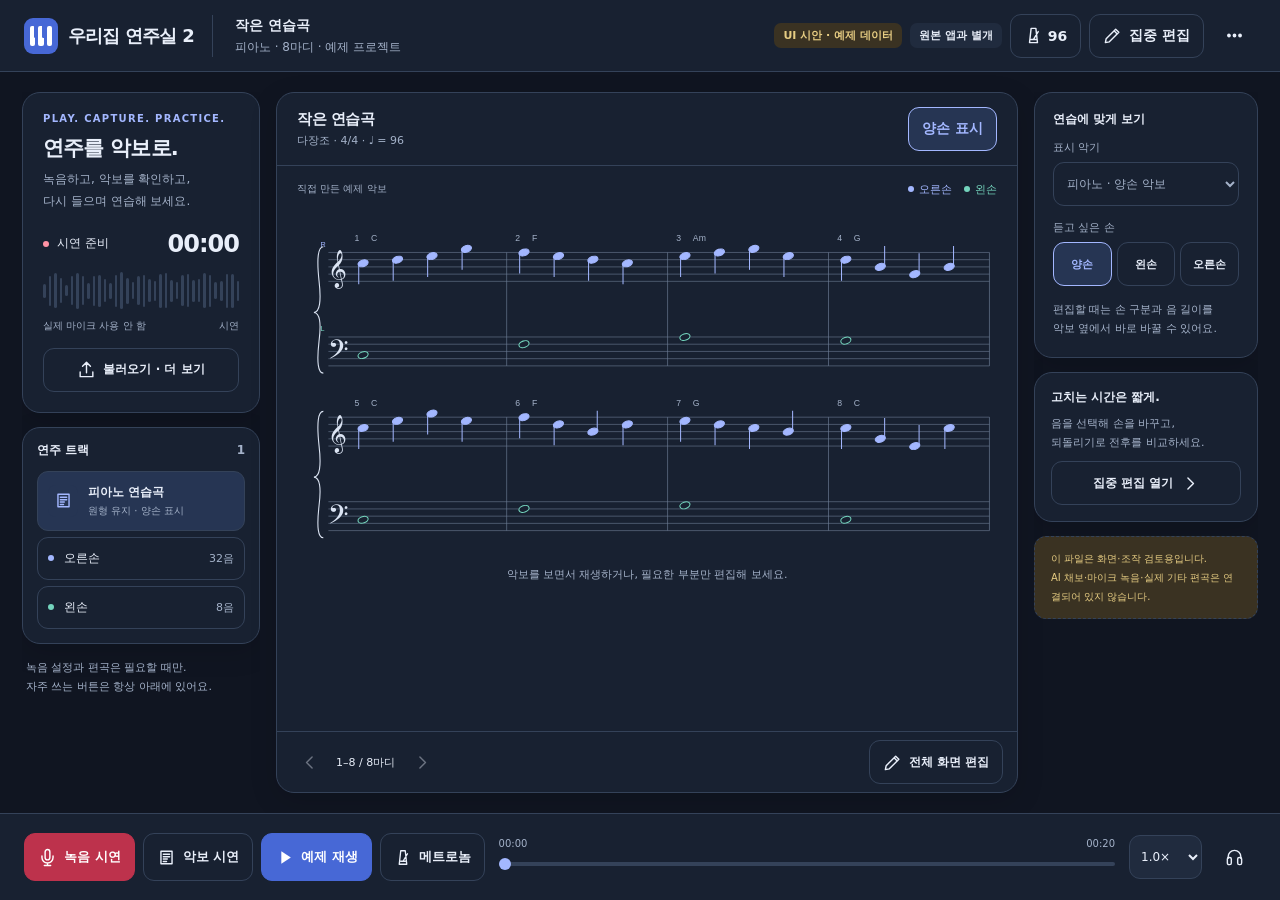
<file: preview/index.html>
<!doctype html>
<html lang="ko" data-theme="dark">
<head>
<meta charset="utf-8">
<meta name="viewport" content="width=device-width, initial-scale=1, viewport-fit=cover">
<meta name="theme-color" content="#f4f6fb">
<title>우리집 연주실 2 · 화면 시안 (녹음·AI 미연결)</title>
<script>
/* Persistent three-way theme; independent of song and recording storage. */
(() => {
  'use strict';
  const key = 'piano-studio-next-preview-theme-v2';
  const valid = ['system', 'dark', 'light'];
  const media = window.matchMedia('(prefers-color-scheme: dark)');
  let choice = 'dark';
  try { const saved = localStorage.getItem(key); if (valid.includes(saved)) choice = saved; } catch (_) {}
  function apply() {
    const resolved = choice === 'system' ? (media.matches ? 'dark' : 'light') : choice;
    document.documentElement.dataset.theme = resolved;
    document.documentElement.dataset.themeChoice = choice;
    const meta = document.querySelector('meta[name="theme-color"]');
    if (meta) meta.content = resolved === 'dark' ? '#101521' : '#f4f6fb';
    document.querySelectorAll('[data-theme-choice]').forEach(button => {
      const selected = button.dataset.themeChoice === choice;
      button.classList.toggle('active', selected);
      button.setAttribute('aria-pressed', String(selected));
    });
    document.querySelectorAll('[data-theme-select]').forEach(select => { select.value = choice; });
    window.dispatchEvent(new CustomEvent('piano-theme-change', {detail: {choice, resolved}}));
  }
  function set(value) {
    if (!valid.includes(value)) return false;
    choice = value;
    let saved = true;
    try { localStorage.setItem(key, choice); } catch (_) { saved = false; }
    apply();
    return saved;
  }
  if (media.addEventListener) media.addEventListener('change', () => { if (choice === 'system') apply(); });
  else if (media.addListener) media.addListener(() => { if (choice === 'system') apply(); });
  window.PianoTheme = {set, apply, get: () => ({choice, resolved:document.documentElement.dataset.theme})};
  apply();
})();

</script>
<style>
:root{--bg:#f4f6fb;--surface:#fff;--ink:#202c45;--muted:#67758c;--line:#dfe5ef;--blue:#375ac5;--blue-soft:#edf1fc;--red:#d74457;--green:#178479;--green-soft:#eaf6f3;--shadow:0 8px 30px #25324b08;--app-height:100dvh;--radius:18px;font-family:system-ui,-apple-system,"Apple SD Gothic Neo","Noto Sans CJK KR","Malgun Gothic",sans-serif;color:var(--ink);font-size:14px;color-scheme:light}
*{box-sizing:border-box}html,body{margin:0;width:100%;height:100%;overflow:hidden}button,input,select{font:inherit;color:inherit}button{cursor:pointer;user-select:none;touch-action:manipulation}button,input,select{min-height:44px;border:1px solid var(--line);border-radius:11px;background:white}button{display:inline-flex;align-items:center;justify-content:center;gap:7px;padding:9px 13px;white-space:nowrap;font-weight:600}button:hover:not(:disabled){background:#f0f3fa}button:disabled{opacity:.4;cursor:default}button:focus-visible,input:focus-visible,select:focus-visible,[tabindex]:focus-visible{outline:3px solid #7b99fa;outline-offset:2px}button.primary{background:var(--blue);border-color:var(--blue);color:white}button.primary:hover{background:#294cac}button.record{background:var(--red);border-color:var(--red);color:white}button.flat{background:transparent;border-color:transparent}button.active,button[aria-pressed=true].toggle{background:var(--blue-soft);color:var(--blue);border-color:#ccd6f5}.icon{width:19px;height:19px;fill:none;stroke:currentColor;stroke-width:1.8;stroke-linecap:round;stroke-linejoin:round;flex-shrink:0}.icon-btn{width:44px;padding:0;flex-shrink:0}.muted{color:var(--muted)}.small{font-size:12px}.tiny{font-size:11px}.label{font-size:12px;font-weight:650;color:var(--muted)}.sr-only{position:absolute;width:1px;height:1px;clip:rect(0,0,0,0);overflow:hidden}.flex{display:flex;align-items:center;gap:8px}.grow{flex:1;min-width:0}.chip{display:inline-flex;gap:6px;align-items:center;padding:5px 9px;background:#eef2f7;border-radius:7px;white-space:nowrap;font-size:11px;font-weight:650}.chip.blue{background:var(--blue-soft);color:var(--blue)}.chip.green{background:var(--green-soft);color:var(--green)}.dot{width:6px;height:6px;background:currentColor;border-radius:50%;display:inline-block}.divider{width:1px;height:24px;background:var(--line)}.app{height:100vh;height:var(--app-height);display:grid;grid-template-rows:auto minmax(0,1fr) auto;padding:env(safe-area-inset-top) env(safe-area-inset-right) env(safe-area-inset-bottom) env(safe-area-inset-left);overflow:hidden}
.app-head{height:72px;padding:0 24px;display:flex;gap:18px;align-items:center;border-bottom:1px solid var(--line);background:var(--surface)}.brand{display:flex;align-items:center;gap:10px;flex-shrink:0;font-weight:800;font-size:18px;letter-spacing:-.8px}.brand-mark{width:34px;height:36px;background:var(--ink);border-radius:9px;display:flex;gap:3px;padding:8px 6px;color:white}.brand-mark i{position:relative;background:white;width:6px;border-radius:2px}.brand-mark i:not(:last-child):after{content:"";position:absolute;left:4px;top:-1px;width:4px;height:11px;background:var(--ink);border:1px solid var(--ink);border-radius:0 0 1px 1px}.head-song{border-left:1px solid var(--line);padding-left:22px;flex:1;min-width:0;line-height:1.5}.head-song strong{display:block;font-size:14px}.head-right{display:flex;gap:8px;align-items:center}.demo-chip{color:#705e26;background:#faf4de}.mode-label{display:none}
.workspace{display:grid;grid-template-columns:238px minmax(0,1fr) 224px;gap:16px;min-height:0;padding:20px 22px;overflow:hidden}.left-rail{display:flex;flex-direction:column;gap:14px;min-height:0;overflow:auto;scrollbar-width:thin}.card{background:var(--surface);border:1px solid var(--line);border-radius:var(--radius);box-shadow:var(--shadow)}.record-card{padding:20px}.eyebrow{font-size:10px;letter-spacing:1.3px;font-weight:750;color:var(--blue);margin-bottom:10px}.record-card h1{font-size:21px;letter-spacing:-.8px;margin:0 0 6px;line-height:1.4}.record-card p{font-size:12px;color:var(--muted);line-height:1.8;margin:0}.record-status{display:flex;gap:8px;align-items:center;margin-top:17px;font-size:12px}.record-status .dot{background:var(--red)}.record-clock{font-variant-numeric:tabular-nums;font-size:24px;letter-spacing:-1px;font-weight:650;margin-left:auto}.waveform{height:40px;display:flex;align-items:center;gap:3px;margin:13px 0 8px;overflow:hidden}.waveform i{flex:1;background:#dbe3f5;border-radius:2px;min-width:2px}.is-recording .waveform i{background:#e98897;animation:wave .7s ease-in-out infinite alternate}.is-recording .waveform i:nth-child(3n){animation-delay:-.25s}.is-recording .waveform i:nth-child(2n){animation-delay:-.5s}@keyframes wave{to{transform:scaleY(.3)}}.record-foot{display:flex;justify-content:space-between;font-size:10px;color:var(--muted)}.record-card .import-btn{width:100%;margin-top:15px;font-size:12px}.track-card{padding:14px}.section-title{font-size:12px;font-weight:750;margin:0 0 12px;display:flex;justify-content:space-between;align-items:center}.track-item{display:flex;gap:10px;padding:12px 10px;border-radius:11px;margin-top:6px;border:1px solid var(--line);align-items:center;font-size:12px}.track-item.selected{border-color:#c5d2f1;background:#f5f7fe}.track-icon{width:30px;height:32px;border-radius:8px;background:var(--blue-soft);color:var(--blue);display:grid;place-items:center}.track-icon.left{background:var(--green-soft);color:var(--green)}.track-name{font-weight:650;display:block}.track-meta{font-size:10px;color:var(--muted);margin-top:3px}.rail-note{font-size:11px;color:var(--muted);line-height:1.8;padding:0 4px}.score-panel{min-width:0;min-height:0;display:flex;flex-direction:column;overflow:hidden}.score-top{padding:14px 20px;display:flex;align-items:center;gap:8px;border-bottom:1px solid var(--line);min-height:68px}.score-top h2{font-size:15px;margin:0;letter-spacing:-.5px}.score-top .meta{font-size:11px;color:var(--muted);margin-top:4px}.view-controls{margin-left:auto;display:flex;gap:6px}.score-info{padding:12px 20px 0;display:flex;gap:10px;justify-content:space-between;align-items:center;min-height:34px;font-size:10px;color:var(--muted)}.hand-legend{display:flex;gap:12px;font-size:11px;white-space:nowrap}.hand-legend span{display:inline-flex;align-items:center;gap:5px}.right-color{color:var(--blue)}.left-color{color:var(--green)}.score-area{min-height:0;flex:1;overflow:auto;overscroll-behavior:contain;padding:12px 16px 8px;scrollbar-width:thin}.score-page{width:100%;margin:auto;background:white}.score-page svg{display:block;width:100%;height:auto}.score-caption{text-align:center;font-size:11px;color:var(--muted);line-height:1.5;margin:4px 0 18px}.score-bottom{border-top:1px solid var(--line);padding:8px 14px;display:flex;align-items:center;justify-content:space-between;gap:6px;min-height:59px}.pager{display:flex;gap:7px;align-items:center;font-size:11px;font-variant-numeric:tabular-nums}.pager .icon-btn{width:38px}.score-bottom .edit-open{font-size:12px}.right-rail{min-height:0;overflow:auto;display:flex;flex-direction:column;gap:14px}.options-card{padding:18px}.options-card label{display:flex;flex-direction:column;gap:7px;font-size:11px;color:var(--muted);margin-bottom:14px}.options-card select{font-size:12px;width:100%;padding:0 9px}.options-card .hint{font-size:11px;line-height:1.75;color:var(--muted);margin:0}.option-buttons{display:flex;gap:5px;flex-wrap:wrap;margin-bottom:14px}.option-buttons button{font-size:11px;flex:1;padding:8px 7px}.review-box{display:flex;flex-direction:column;gap:8px;padding:16px}.review-box strong{font-size:12px}.review-box p{font-size:11px;line-height:1.8;color:var(--muted);margin:0}.review-box button{font-size:12px}.demo-note{padding:12px 16px;border:1px dashed #d8d6c5;background:#faf9f3;font-size:10px;line-height:1.9;color:#7b7154;border-radius:12px}
.transport{display:flex;align-items:center;gap:14px;padding:12px 24px;background:white;border-top:1px solid var(--line);min-height:87px;z-index:3}.transport-main{display:flex;gap:8px}.transport-main button{min-width:112px;min-height:48px;font-size:13px}.seek-group{flex:1;display:flex;flex-direction:column;gap:3px;min-width:80px}.seek-group .times{display:flex;justify-content:space-between;font-size:10px;font-variant-numeric:tabular-nums;color:var(--muted)}input[type=range]{appearance:none;height:5px;min-height:24px;border:0;border-radius:0;background:transparent;width:100%;margin:0;cursor:pointer}input[type=range]::-webkit-slider-runnable-track{height:4px;border-radius:4px;background:#e3e8f3}input[type=range]::-webkit-slider-thumb{appearance:none;background:var(--blue);border-radius:50%;width:12px;height:12px;margin-top:-4px}input[type=range]::-moz-range-track{height:4px;background:#e3e8f3}input[type=range]::-moz-range-thumb{background:var(--blue);border:0;border-radius:50%;height:12px;width:12px}.transport-extra{display:flex;gap:10px;align-items:center}.speed-control{font-size:12px;background:#f5f7fb;padding:0 7px;border:1px solid var(--line)}.status-text{font-size:11px;color:var(--muted);white-space:nowrap}.app-head .mobile-edit{display:none}
/* Layout follows usable viewport space, not an iPhone/iPad model name. */
[data-layout=tablet-landscape] .workspace{grid-template-columns:210px minmax(0,1fr);padding:16px;gap:14px}[data-layout=tablet-landscape] .right-rail{display:none}[data-layout=tablet-landscape] .app-head{padding:0 18px;height:64px}[data-layout=tablet-landscape] .transport{padding:12px 18px}[data-layout=tablet-landscape] .record-card{padding:17px}
[data-layout=tablet-portrait] .workspace{grid-template-columns:1fr;grid-template-rows:auto minmax(0,1fr);padding:18px;gap:16px}[data-layout=tablet-portrait] .left-rail{overflow:visible}[data-layout=tablet-portrait] .record-card{display:grid;grid-template-columns:1fr 210px;column-gap:24px;align-items:center;padding:17px 21px}[data-layout=tablet-portrait] .record-intro{grid-row:1/5}[data-layout=tablet-portrait] .record-card .record-status{margin-top:0}[data-layout=tablet-portrait] .record-card .waveform{height:30px;margin:8px 0 4px}[data-layout=tablet-portrait] .import-btn,[data-layout=tablet-portrait] .track-card,[data-layout=tablet-portrait] .rail-note,[data-layout=tablet-portrait] .right-rail{display:none}[data-layout=tablet-portrait] .transport{padding:12px 18px;gap:12px}[data-layout=tablet-portrait] .transport-main button{min-width:110px}[data-layout=tablet-portrait] .transport-extra{display:none}[data-layout=tablet-portrait] .score-area{padding:20px 28px}
[data-layout^=phone] .app-head{height:54px;padding:0 14px;gap:8px}[data-layout^=phone] .brand{font-size:15px;gap:7px}[data-layout^=phone] .brand-mark{width:29px;height:31px;padding:6px 4px}[data-layout^=phone] .head-song{display:none}[data-layout^=phone] .head-right{margin-left:auto;gap:3px}[data-layout^=phone] .head-right>.save-status,[data-layout^=phone] .head-right>.head-edit{display:none}[data-layout^=phone] .demo-chip{font-size:9px;padding:4px 6px}[data-layout^=phone] .head-right .icon-btn{width:40px}[data-layout^=phone] .workspace{padding:12px;gap:12px;grid-template-columns:1fr;grid-template-rows:auto minmax(0,1fr)}[data-layout^=phone] .left-rail{overflow:visible;min-height:auto}[data-layout^=phone] .record-card{padding:12px 14px;display:grid;grid-template-columns:1fr 95px;column-gap:10px;align-items:center;border-radius:14px}[data-layout^=phone] .record-intro{grid-row:1/4}[data-layout^=phone] .eyebrow{font-size:8px;margin-bottom:4px}[data-layout^=phone] .record-card h1{font-size:17px;margin:0 0 4px}[data-layout^=phone] .record-card p{font-size:10px;line-height:1.6}[data-layout^=phone] .record-card .record-status{margin:0;font-size:9px;gap:4px}[data-layout^=phone] .record-card .record-clock{font-size:17px}[data-layout^=phone] .waveform{margin:6px 0 2px;height:25px;gap:2px}[data-layout^=phone] .record-foot{font-size:8px;gap:3px}[data-layout^=phone] .import-btn,[data-layout^=phone] .track-card,[data-layout^=phone] .rail-note,[data-layout^=phone] .right-rail{display:none}[data-layout^=phone] .score-panel{border-radius:14px}[data-layout^=phone] .score-top{padding:10px 12px;min-height:62px}[data-layout^=phone] .score-top h2{font-size:14px}[data-layout^=phone] .score-top .meta{font-size:10px}[data-layout^=phone] .view-controls button{font-size:11px;padding:6px 9px}[data-layout^=phone] .score-info{padding:9px 12px 0;min-height:28px;gap:6px}[data-layout^=phone] .score-info>.source-label{font-size:9px}[data-layout^=phone] .hand-legend{font-size:9px;gap:7px}[data-layout^=phone] .score-area{padding:7px 4px;overflow:auto}[data-layout^=phone] .score-caption{display:none}[data-layout^=phone] .score-bottom{padding:5px 9px;min-height:55px}[data-layout^=phone] .score-bottom .edit-open{font-size:11px;min-height:42px;padding:6px 9px}[data-layout^=phone] .pager{font-size:10px;gap:0}[data-layout^=phone] .transport{display:grid;grid-template-columns:1fr;gap:3px;padding:7px 12px 9px;min-height:94px}[data-layout^=phone] .transport-main{display:grid;grid-template-columns:repeat(3,minmax(0,1fr));gap:7px;grid-row:2}[data-layout^=phone] .transport-main button{font-size:12px;min-width:0;min-height:46px;padding:6px}[data-layout^=phone] .transport-main .icon{width:16px;height:16px}[data-layout^=phone] .seek-group{display:grid;grid-template-columns:31px 1fr 31px;gap:8px;align-items:center;grid-row:1}[data-layout^=phone] .seek-group .times{display:contents}[data-layout^=phone] .seek-group .times span:first-child{grid-column:1;grid-row:1}[data-layout^=phone] .seek-group .times span:last-child{grid-column:3;grid-row:1;text-align:right}[data-layout^=phone] .seek-group input{grid-column:2;grid-row:1}[data-layout^=phone] .transport-extra{display:none}
[data-layout=phone-landscape] .app-head{height:46px}[data-layout=phone-landscape] .workspace{grid-template-columns:185px minmax(0,1fr);grid-template-rows:minmax(0,1fr);padding:8px 12px;gap:10px}[data-layout=phone-landscape] .record-card{display:block;height:100%;padding:13px}[data-layout=phone-landscape] .left-rail{height:100%}[data-layout=phone-landscape] .record-intro p{font-size:10px}[data-layout=phone-landscape] .record-status{margin-top:13px!important}[data-layout=phone-landscape] .record-clock{font-size:23px!important}[data-layout=phone-landscape] .record-card .waveform{height:24px;margin-top:12px}[data-layout=phone-landscape] .score-top{min-height:46px;padding:5px 11px}[data-layout=phone-landscape] .score-top .meta{display:none}[data-layout=phone-landscape] .score-info{display:none}[data-layout=phone-landscape] .score-area{padding:0 3px}[data-layout=phone-landscape] #homeScore{height:100%}[data-layout=phone-landscape] #homeScore svg{height:100%;width:100%}[data-layout=phone-landscape] .score-bottom{min-height:43px;padding:0 8px}[data-layout=phone-landscape] .score-bottom button{min-height:40px}[data-layout=phone-landscape] .transport{display:flex;min-height:65px;padding:8px 12px;gap:15px}[data-layout=phone-landscape] .transport-main{display:flex;order:2}[data-layout=phone-landscape] .transport-main button{min-width:110px;min-height:44px}[data-layout=phone-landscape] .seek-group{order:1}
/* Full-viewport editor: same document, no new tab, no audio/model remount. */
dialog{color:var(--ink);border:0;padding:0}dialog::backdrop{background:#18243866;backdrop-filter:blur(3px)}.editor-dialog{position:fixed;inset:0;margin:0;width:100%;max-width:none;height:100vh;height:var(--app-height);max-height:none;background:var(--bg);overflow:hidden;padding:env(safe-area-inset-top) env(safe-area-inset-right) env(safe-area-inset-bottom) env(safe-area-inset-left)}.editor-dialog[open]{display:grid;grid-template-rows:58px 53px minmax(0,1fr) auto}.edit-head{display:flex;align-items:center;gap:12px;padding:0 20px;background:white;border-bottom:1px solid var(--line)}.edit-title strong{display:block;font-size:14px}.edit-title small{font-size:10px;color:var(--muted)}.edit-head .apply-btn{margin-left:auto;min-width:80px}.dirty-chip{font-size:10px;color:var(--muted)}.edit-toolbar{padding:0 20px;display:flex;align-items:center;gap:8px;background:white;border-bottom:1px solid var(--line);overflow:auto;scrollbar-width:none}.segmented{display:flex;padding:3px;background:#f0f3f9;border-radius:10px;gap:2px;flex-shrink:0}.segmented button{min-height:36px;font-size:11px;padding:7px 12px;border:0;background:transparent;border-radius:8px}.segmented button.active{background:white;box-shadow:0 1px 4px #24375315;color:var(--blue)}.edit-toolbar .tool-actions{display:flex;gap:3px}.edit-toolbar .tool-actions button{border:0}.toolbar-label{font-size:11px;color:var(--muted);display:flex;align-items:center;gap:6px;margin-left:auto;white-space:nowrap}.toolbar-label select{font-size:11px;min-height:36px;padding:0 8px}.edit-body{display:grid;grid-template-columns:180px minmax(0,1fr) 220px;gap:12px;padding:12px;min-height:0;overflow:hidden}.edit-left{overflow:auto;padding:15px 12px}.edit-center{min-width:0;min-height:0;display:grid;grid-template-rows:minmax(160px,42%) 9px minmax(0,1fr);overflow:hidden;gap:0}.edit-sheet-pane{display:flex;flex-direction:column;min-height:0;overflow:hidden}.pane-heading{display:flex;gap:10px;align-items:center;font-size:11px;font-weight:700;padding:9px 12px;border-bottom:1px solid var(--line);min-height:40px}.pane-heading span{margin-left:auto;font-size:10px;font-weight:400;color:var(--muted)}.edit-sheet-scroll{min-height:0;overflow:auto;padding:4px 12px;flex:1;scrollbar-width:thin}.split-handle{display:flex;align-items:center;justify-content:center;cursor:row-resize;touch-action:none}.split-handle:after{content:"";height:3px;width:34px;border-radius:4px;background:#c4ccda}.edit-roll-pane{min-height:0;display:flex;flex-direction:column;overflow:hidden}.roll-scroll{flex:1;min-height:0;overflow:auto;position:relative;overscroll-behavior:contain;scrollbar-width:thin}.roll-canvas{position:relative;background:#fdfdff;isolation:isolate}.key-row{position:absolute;left:0;right:0;border-bottom:1px solid #ebeff6;pointer-events:none}.key-row.black{background:#f3f5fa}.key-label{position:sticky;left:0;top:auto;width:50px;height:100%;background:rgba(255,255,255,.97);border-right:1px solid #cdd5e3;font-size:9px;display:flex;align-items:center;justify-content:flex-end;padding-right:7px;color:#78849a;z-index:4;pointer-events:none}.key-row.black .key-label{background:#e9eef6}.bar-line{position:absolute;top:27px;bottom:0;border-left:1px solid #ccd7ec;pointer-events:none;z-index:0}.beat-line{position:absolute;top:27px;bottom:0;border-left:1px solid #e7ecf5;pointer-events:none}.roll-ruler{height:27px;background:#f8faff;border-bottom:1px solid #d5deee;position:sticky;top:0;z-index:5;font-size:10px;color:#667792;pointer-events:none}.roll-ruler span{position:absolute;top:6px}.roll-note{position:absolute;height:18px;min-height:18px;padding:0 5px;display:flex;justify-content:flex-start;gap:3px;min-width:12px;border-radius:5px;color:white;background:var(--blue);border:1px solid #294faa;font-size:9px;font-weight:550;overflow:visible;z-index:2;touch-action:none;cursor:grab;white-space:nowrap}.roll-note.left{background:var(--green);border-color:#116a61}.roll-note:hover{background:#244aae!important}.roll-note.left:hover{background:#136e64!important}.roll-note.selected{outline:2px solid #1e2b47;outline-offset:2px;z-index:3}.roll-note .resize-grip{position:absolute;right:0;top:0;height:100%;width:12px;cursor:ew-resize;border-right:3px solid #ffffff66;border-radius:0 5px 5px 0;touch-action:none}.roll-playhead{position:absolute;top:27px;bottom:0;width:2px;background:#e8496388;pointer-events:none;z-index:4}.edit-inspector{padding:16px;overflow:auto}.edit-inspector h3{font-size:12px;margin:0 0 15px}.selection-name{display:flex;align-items:center;justify-content:space-between;margin-bottom:16px}.selection-name strong{font-size:25px;font-weight:700}.selection-name small{font-size:11px;color:var(--muted)}.inspector-label{font-size:11px;display:block;color:var(--muted);margin:14px 0 7px}.hand-picker{display:flex;gap:5px}.hand-picker button{flex:1;padding:8px;font-size:11px}.stepper{display:flex;gap:4px;align-items:center}.stepper span{flex:1;text-align:center;font-size:12px}.stepper button{width:40px;padding:0}.edit-inspector .delete-btn{margin-top:20px;width:100%;font-size:12px;color:var(--red);background:#fff6f7;border-color:#f3d9df}.inspector-hint{font-size:10px;line-height:1.85;color:var(--muted);margin-top:16px}.edit-foot{display:flex;align-items:center;gap:10px;padding:9px 18px;background:white;border-top:1px solid var(--line);min-height:66px}.edit-foot .mini-transport{display:flex;gap:6px;align-items:center}.edit-foot .foot-hint{margin-left:auto;color:var(--muted);font-size:11px}.mobile-properties{display:none}.edit-body[data-view=score] .edit-center{grid-template-rows:minmax(0,1fr)}.edit-body[data-view=score] .edit-roll-pane,.edit-body[data-view=score] .split-handle{display:none}.edit-body[data-view=roll] .edit-center{grid-template-rows:minmax(0,1fr)}.edit-body[data-view=roll] .edit-sheet-pane,.edit-body[data-view=roll] .split-handle{display:none}.roll-note[hidden]{display:none}
[data-layout=tablet-landscape] .edit-body{grid-template-columns:156px minmax(0,1fr) 188px;gap:10px;padding:10px}[data-layout=tablet-portrait] .edit-body{grid-template-columns:minmax(0,1fr);padding:14px}[data-layout=tablet-portrait] .edit-left,[data-layout=tablet-portrait] .edit-inspector{display:none}[data-layout=tablet-portrait] .mobile-properties{display:flex;gap:10px;align-items:center;flex:1;justify-content:flex-end}[data-layout=tablet-portrait] .edit-foot .foot-hint{display:none}
[data-layout^=phone] .editor-dialog[open]{grid-template-rows:54px 51px minmax(0,1fr) auto}[data-layout^=phone] .edit-head{padding:0 10px;gap:8px}[data-layout^=phone] .edit-title strong{font-size:13px}[data-layout^=phone] .edit-title small{font-size:9px}[data-layout^=phone] .dirty-chip{display:none}[data-layout^=phone] .edit-head .apply-btn{min-width:67px;font-size:12px}[data-layout^=phone] .edit-toolbar{padding:0 9px;gap:4px;justify-content:space-between}[data-layout^=phone] .segmented button{padding:7px 11px;font-size:11px;min-height:38px}[data-layout^=phone] .edit-toolbar .tool-actions{gap:0}[data-layout^=phone] .edit-toolbar .tool-actions button{width:39px}[data-layout^=phone] .toolbar-label{display:none}[data-layout^=phone] .split-view-button{display:none}[data-layout^=phone] .edit-body{grid-template-columns:minmax(0,1fr);padding:8px;gap:0}[data-layout^=phone] .edit-center{grid-template-rows:minmax(0,1fr)}[data-layout^=phone] .edit-left,[data-layout^=phone] .edit-inspector{display:none}[data-layout^=phone] .pane-heading{font-size:10px;padding:7px 10px;min-height:36px}[data-layout^=phone] .pane-heading span{font-size:9px}[data-layout^=phone] .edit-sheet-scroll{padding:6px 0}[data-layout^=phone] .edit-foot{flex-direction:column;align-items:stretch;padding:8px 10px;gap:6px;min-height:110px}[data-layout^=phone] .edit-foot .foot-hint{display:none}[data-layout^=phone] .mobile-properties{display:flex;align-items:center;gap:5px;justify-content:space-between;order:1}[data-layout^=phone] .mini-transport{order:2;justify-content:space-between}[data-layout^=phone] .mini-transport button{font-size:11px;min-height:42px}[data-layout^=phone] .mobile-properties button{font-size:11px;padding:7px 9px;min-height:42px}[data-layout^=phone] .mobile-properties .note-name{font-size:11px;font-weight:700;min-width:31px}[data-layout^=phone] .mobile-properties .pitch-buttons{display:flex;gap:2px}[data-layout^=phone] .mobile-properties .pitch-buttons button{width:36px;padding:0}[data-layout^=phone] .mobile-properties .mobile-delete{width:38px;padding:0}[data-layout^=phone] .mini-time{font-size:11px;font-variant-numeric:tabular-nums;color:var(--muted)}
[data-layout=phone-landscape] .editor-dialog[open]{grid-template-rows:48px 48px minmax(0,1fr) 57px}[data-layout=phone-landscape] .edit-foot{flex-direction:row;min-height:57px;padding:5px 12px;gap:18px}[data-layout=phone-landscape] .mini-transport{order:1;flex-shrink:0;gap:8px}[data-layout=phone-landscape] .mobile-properties{order:2;flex:1;justify-content:flex-end;gap:7px}[data-layout=phone-landscape] .edit-body{padding:5px 10px}[data-layout=phone-landscape] .pane-heading{display:none}
.settings-dialog{width:min(460px,calc(100vw - 26px));max-height:calc(100dvh - 40px);margin:auto;border-radius:20px;overflow:auto;background:white;padding:22px}.settings-head{display:flex;align-items:center;justify-content:space-between;margin-bottom:10px}.settings-head h2{margin:0;font-size:18px}.settings-dialog p{font-size:12px;line-height:1.85;color:var(--muted)}.settings-grid{display:grid;gap:9px;margin-top:18px}.settings-grid button{justify-content:flex-start;font-size:12px}.settings-dialog hr{border:0;border-top:1px solid var(--line);margin:17px 0}.toast{position:fixed;bottom:calc(112px + env(safe-area-inset-bottom));left:50%;transform:translateX(-50%);background:#202c45;color:white;padding:11px 16px;border-radius:12px;max-width:min(90vw,500px);font-size:12px;line-height:1.65;box-shadow:0 4px 25px #18284222;z-index:100;pointer-events:none;opacity:0;transition:opacity .15s}.toast.show{opacity:1}dialog .toast{position:absolute}.generation-line{height:3px;background:#dbe4fb;position:relative;overflow:hidden}.generation-line:after{content:"";display:block;height:100%;width:25%;background:var(--blue);animation:loading 1s infinite}@keyframes loading{from{transform:translateX(-100%)}to{transform:translateX(500%)}}[hidden]{display:none!important}
@media(prefers-reduced-motion:reduce){*,*:before,*:after{animation:none!important;transition:none!important}}
@media(max-height:640px) and (orientation:portrait){[data-layout^=phone] .workspace{padding:8px;gap:8px}[data-layout^=phone] .record-card{padding:9px 12px}[data-layout^=phone] .record-intro p{display:none}[data-layout^=phone] .score-info{display:none}[data-layout^=phone] .score-top{min-height:52px}[data-layout^=phone] .score-bottom{min-height:48px}[data-layout^=phone] .transport{min-height:89px}}
@media(pointer:coarse){.roll-note:before{content:"";position:absolute;inset:-2px 0;pointer-events:auto}.roll-note .resize-grip{width:16px}.split-handle{height:9px}}

/* All screen surfaces follow the selected theme; exported paper stays white. */
:root{--surface2:#f1f4fa;--primary:#375ac5;--primary-hover:#294cac;--record-bg:#d13b53;--right-fill:#375ac5;--left-fill:#178479;--score-bg:#fff;--score-ink:#253047;--score-line:#8d97a9;--roll-grid:#ebeff6;--roll-bar:#ccd7ec;--roll-black:#f3f5fa;--selection:#e7ecfa;--warn-bg:#faf4de;--warn-ink:#705e26}
:root[data-theme=dark]{--bg:#101521;--surface:#182131;--surface2:#202b3e;--ink:#e9effa;--muted:#a4b2c9;--line:#344259;--blue:#a3b7ff;--blue-soft:#263553;--primary:#4768d6;--primary-hover:#5275eb;--red:#ff93a5;--record-bg:#bd324c;--green:#74d4bd;--green-soft:#193b39;--right-fill:#3c5cad;--left-fill:#16786c;--score-bg:#182131;--score-ink:#dbe4f3;--score-line:#6e7e97;--roll-grid:#2b354a;--roll-bar:#4c5d78;--roll-black:#202b3e;--selection:#314665;--warn-bg:#3a3222;--warn-ink:#e7cd83;--shadow:0 8px 28px #0002;color-scheme:dark}
:root[data-theme=light]{color-scheme:light}
body{background:var(--bg)}button,input,select,dialog,.transport,.edit-head,.edit-toolbar,.edit-foot,.settings-dialog{background:var(--surface)}
button:hover:not(:disabled){background:var(--surface2)}button.primary{background:var(--primary);border-color:var(--primary);color:#fff}button.primary:hover{background:var(--primary-hover)}button.record{background:var(--record-bg);border-color:var(--record-bg);color:#fff}
button.active,button[aria-pressed=true].toggle{border-color:var(--blue);background:var(--blue-soft);color:var(--blue)}
.chip,.speed-control,.segmented{background:var(--surface2)}.chip.blue{background:var(--blue-soft)}.chip.green{background:var(--green-soft)}.demo-chip{background:var(--warn-bg);color:var(--warn-ink)}
.brand-mark{background:var(--primary)}.brand-mark i:not(:last-child):after{background:var(--primary);border-color:var(--primary)}
.track-item.selected{background:var(--blue-soft);border-color:var(--line)}.waveform i{background:var(--line)}.demo-note{background:var(--warn-bg);color:var(--warn-ink);border-color:var(--line)}
.score-page{background:var(--score-bg)}.segmented button.active{background:var(--surface);color:var(--blue)}.roll-canvas{background:var(--surface)}.key-row{border-color:var(--roll-grid)}.key-row.black{background:var(--roll-black)}.key-label{background:var(--surface);border-color:var(--line);color:var(--muted)}.key-row.black .key-label{background:var(--roll-black)}.bar-line{border-color:var(--roll-bar)}.beat-line{border-color:var(--roll-grid)}.roll-ruler{background:var(--surface2);color:var(--muted);border-color:var(--line)}
.roll-note{background:var(--right-fill);border-color:var(--blue);color:white}.roll-note.left{background:var(--left-fill);border-color:var(--green)}.roll-note.selected{outline-color:var(--ink)}
.edit-inspector .delete-btn{background:var(--surface2);color:var(--red);border-color:var(--line)}.split-handle:after{background:var(--muted)}
input[type=range]::-webkit-slider-runnable-track{background:var(--line)}input[type=range]::-moz-range-track{background:var(--line)}
input[type=checkbox]{accent-color:var(--primary);min-height:18px;width:18px;height:18px}
.theme-options{display:grid;grid-template-columns:repeat(3,minmax(0,1fr));gap:6px;margin:12px 0 8px}.theme-options button{font-size:12px;padding:9px 5px}.theme-note{margin:0!important;font-size:11px!important}.theme-heading{font-size:13px;font-weight:750;margin:16px 0 4px}
.metro-settings{font-variant-numeric:tabular-nums;gap:5px;min-width:70px}.metro-settings.running{color:var(--blue);border-color:var(--blue)}
.metro-quick{background:var(--surface);position:relative}.metro-quick[aria-pressed=true]{background:var(--green-soft);border-color:var(--green);color:var(--green)}
.transport-main button{min-width:102px}.metro-quick .icon{width:18px}
.metronome-dialog{width:min(500px,calc(100vw - 24px));max-height:calc(100dvh - 24px);margin:auto;padding:0;border:1px solid var(--line);border-radius:22px;overflow:hidden;background:var(--surface);box-shadow:0 20px 80px #0004}
.metronome-dialog[open]{display:flex;flex-direction:column}.metro-head{display:flex;align-items:center;gap:12px;padding:16px 20px;border-bottom:1px solid var(--line);flex-shrink:0}.metro-head h2{font-size:18px;margin:0}.metro-head p{font-size:11px;color:var(--muted);margin:4px 0 0}.metro-head .icon-btn{margin-left:auto}
.metro-content{overflow:auto;overscroll-behavior:contain;padding:18px 20px;min-height:0;display:flex;flex-direction:column;gap:14px}.metro-primary{display:flex;flex-direction:column;gap:12px}.metro-dots{display:flex;justify-content:center;gap:10px;align-items:center;height:25px}.metro-dots i{width:14px;height:14px;border:2px solid var(--line);border-radius:50%}.metro-dots i.strong{width:22px;height:22px}.metro-dots i.mid{width:18px;height:18px}.metro-dots i.lit{background:var(--blue);border-color:var(--blue)}.metro-dots i.strong.lit{background:var(--red);border-color:var(--red)}
.metro-tempo{display:flex;align-items:center;justify-content:space-between;gap:6px}.metro-tempo button{min-width:42px;padding:5px}.metro-number{text-align:center;flex:1;min-width:90px}.metro-number input{width:120px;max-width:100%;font-size:52px;font-weight:760;letter-spacing:-2px;text-align:center;font-variant-numeric:tabular-nums;border:0;min-height:64px;padding:0;background:transparent;appearance:textfield}.metro-number input::-webkit-inner-spin-button{-webkit-appearance:none}.metro-number small{display:block;color:var(--muted);font-size:11px}.metro-grid{display:grid;grid-template-columns:1fr 1fr;gap:12px}.metro-grid label{display:flex;flex-direction:column;gap:6px;font-size:11px;color:var(--muted)}.metro-grid select{width:100%;padding:0 7px;font-size:12px}.metro-grid .checkbox-label{flex-direction:row;align-items:center;gap:6px;min-height:30px}.metro-grid button{font-size:12px}.metro-help{color:var(--muted);font-size:11px;line-height:1.75;margin:0}.metro-song-actions{display:flex;gap:7px;flex-wrap:wrap}.metro-song-actions button{font-size:11px;flex:1}.metro-footer{display:flex;align-items:center;gap:12px;padding:12px 20px;border-top:1px solid var(--line);background:var(--surface);flex-shrink:0}.metro-footer .metro-quick{min-height:50px;min-width:126px;font-size:15px}.metro-footer .metro-status{font-size:11px;color:var(--muted);line-height:1.6}
.metro-access-editor{min-width:40px;padding:8px!important}.feature-details{margin-top:14px;font-size:12px}.feature-details summary{cursor:pointer;color:var(--blue);padding:10px 0}.feature-details p{font-size:11px!important}.feature-details ul{padding-left:18px;line-height:1.8;color:var(--muted);margin-top:6px}
[data-layout^=phone] .transport-main{grid-template-columns:repeat(4,minmax(0,1fr));gap:6px}[data-layout^=phone] .transport-main button{min-width:0;min-height:53px;flex-direction:column;gap:3px;font-size:11px;padding:5px 2px}
[data-layout^=phone] .head-right>.demo-chip{display:none}[data-layout^=phone] .metro-settings{min-width:64px;min-height:40px;padding:7px 9px;font-size:12px}[data-layout^=phone] .head-right{gap:6px}[data-layout^=phone] .mini-transport{gap:5px}[data-layout^=phone] .mini-time{font-size:10px}
[data-layout=phone-landscape] .transport-main{display:flex;gap:6px}[data-layout=phone-landscape] .transport-main button{min-width:73px;min-height:44px;flex-direction:row;font-size:10px;padding:5px 7px;gap:4px}[data-layout=phone-landscape] .transport{gap:10px}[data-layout=phone-landscape] .edit-foot{gap:10px}[data-layout=phone-landscape] .mini-time{display:none}
@media(max-width:374px){.metro-content{padding:14px}.metro-head{padding:12px 14px}.metro-footer{padding:10px 14px}.metro-tempo button{min-width:35px}.metro-number input{font-size:46px;width:104px}.metro-grid{gap:10px}.metro-settings{font-size:11px}.mini-transport #editorStart{padding:6px!important}}
@media(max-height:520px) and (orientation:landscape){.metronome-dialog{width:min(780px,calc(100vw - 24px))}.metro-head{padding:8px 15px}.metro-head p{display:none}.metro-content{display:grid;grid-template-columns:1fr 1fr;gap:12px;padding:12px 16px}.metro-primary{gap:8px}.metro-grid{gap:7px}.metro-help{grid-column:1/-1}.metro-song-actions{grid-column:1/-1}.metro-number input{font-size:42px;min-height:49px}.metro-footer{padding:8px 16px}.metro-footer .metro-quick{min-height:44px}.metro-head h2{font-size:16px}.metro-tempo button{min-width:34px}}
@media print{:root,:root[data-theme=dark]{--score-bg:#fff;--score-ink:#111;--score-line:#777;--blue:#223c9c;--green:#176252}.score-page{background:white!important}}

</style>
</head>
<body data-layout="desktop">
<svg aria-hidden="true" style="position:absolute;width:0;height:0;overflow:hidden"><defs>
<symbol id="i-mic" viewBox="0 0 24 24"><rect x="9" y="2" width="6" height="13" rx="3"/><path d="M5 10v2a7 7 0 0 0 14 0v-2M12 19v3M8 22h8"/></symbol>
<symbol id="i-play" viewBox="0 0 24 24"><path d="m8 4 12 8-12 8z" fill="currentColor" stroke="none"/></symbol>
<symbol id="i-pause" viewBox="0 0 24 24"><path d="M7 4v16M17 4v16" stroke-width="5"/></symbol>
<symbol id="i-stop" viewBox="0 0 24 24"><rect x="5" y="5" width="14" height="14" rx="2" fill="currentColor" stroke="none"/></symbol>
<symbol id="i-score" viewBox="0 0 24 24"><path d="M5 4h14v16H5zM8 8h8M8 11h8M8 14h5M8 17h4"/></symbol>
<symbol id="i-edit" viewBox="0 0 24 24"><path d="m4 16-1 5 5-1L20 8l-4-4zM14 6l4 4"/></symbol>
<symbol id="i-more" viewBox="0 0 24 24"><circle cx="5" cy="12" r="1.5" fill="currentColor"/><circle cx="12" cy="12" r="1.5" fill="currentColor"/><circle cx="19" cy="12" r="1.5" fill="currentColor"/></symbol>
<symbol id="i-left" viewBox="0 0 24 24"><path d="m14 5-7 7 7 7"/></symbol>
<symbol id="i-right" viewBox="0 0 24 24"><path d="m10 5 7 7-7 7"/></symbol>
<symbol id="i-close" viewBox="0 0 24 24"><path d="m6 6 12 12M18 6 6 18"/></symbol>
<symbol id="i-undo" viewBox="0 0 24 24"><path d="M8 4 3 9l5 5M3 9h11a6 6 0 0 1 0 12"/></symbol>
<symbol id="i-redo" viewBox="0 0 24 24"><path d="m16 4 5 5-5 5m5-5H10a6 6 0 0 0 0 12"/></symbol>
<symbol id="i-delete" viewBox="0 0 24 24"><path d="M3 6h18M8 6V3h8v3M6 6l1 15h10l1-15M10 10v7M14 10v7"/></symbol>
<symbol id="i-upload" viewBox="0 0 24 24"><path d="M12 16V3m-5 5 5-5 5 5M4 15v6h16v-6"/></symbol>
<symbol id="i-reset" viewBox="0 0 24 24"><path d="M5 5v5h5M5 10a8 8 0 1 1 0 7"/></symbol>
<symbol id="i-headphones" viewBox="0 0 24 24"><path d="M4 13V11a8 8 0 0 1 16 0v2"/><rect x="3" y="12" width="5" height="9" rx="2"/><rect x="16" y="12" width="5" height="9" rx="2"/></symbol>
<symbol id="i-check" viewBox="0 0 24 24"><path d="m5 12 5 5L20 7"/></symbol>
<symbol id="i-metro" viewBox="0 0 24 24"><path d="M7 21h10L15 3H9zM12 17l6-10M9 17h6"/></symbol></defs></svg>
<div class="app" id="app">
<header class="app-head">
 <div class="brand"><span class="brand-mark" aria-hidden="true"><i></i><i></i><i></i></span>우리집 연주실 2</div>
 <div class="head-song"><strong>작은 연습곡</strong><span class="small muted">피아노 · 8마디 · 예제 프로젝트</span></div>
 <div class="head-right"><span class="chip demo-chip">UI 시안 · 예제 데이터</span><span class="chip save-status" id="saveStatus">원본 앱과 별개</span><button class="metro-settings" id="metroSettingsButton" data-metro-open aria-label="메트로놈 설정"><svg class="icon"><use href="#i-metro"/></svg><b data-metro-bpm>96</b></button><button class="head-edit" data-open-editor><svg class="icon"><use href="#i-edit"/></svg>집중 편집</button><button class="icon-btn flat" id="moreButton" aria-label="추가 메뉴"><svg class="icon"><use href="#i-more"/></svg></button></div>
</header>
<main class="workspace" id="workspace">
 <aside class="left-rail">
  <section class="record-card card" id="recordCard" aria-label="녹음 상태 시연">
   <div class="record-intro"><div class="eyebrow">PLAY. CAPTURE. PRACTICE.</div><h1>연주를 악보로.</h1><p>녹음하고, 악보를 확인하고,<br>다시 들으며 연습해 보세요.</p></div>
   <div class="record-status"><span class="dot"></span><span id="recordStatus">시연 준비</span><span class="record-clock" id="recordTime">00:00</span></div>
   <div class="waveform" id="waveform" aria-hidden="true"></div>
   <div class="record-foot"><span>실제 마이크 사용 안 함</span><span>시연</span></div>
   <button class="import-btn" data-open-menu><svg class="icon"><use href="#i-upload"/></svg>불러오기 · 더 보기</button>
  </section>
  <section class="track-card card"><h2 class="section-title">연주 트랙 <span class="small muted">1</span></h2><div class="track-item selected"><span class="track-icon"><svg class="icon"><use href="#i-score"/></svg></span><div><span class="track-name">피아노 연습곡</span><div class="track-meta">원형 유지 · 양손 표시</div></div></div><div class="track-item"><span class="dot right-color"></span><span class="grow">오른손</span><span id="rightCount" class="tiny muted">32음</span></div><div class="track-item"><span class="dot left-color"></span><span class="grow">왼손</span><span id="leftCount" class="tiny muted">8음</span></div></section>
  <div class="rail-note">녹음 설정과 편곡은 필요할 때만.<br>자주 쓰는 버튼은 항상 아래에 있어요.</div>
 </aside>
 <section class="score-panel card" aria-label="악보 보기">
  <div class="score-top"><div><h2>작은 연습곡</h2><div class="meta">다장조 · 4/4 · ♩ = <span id="songBpm">96</span></div></div><div class="view-controls"><button class="toggle" id="handsToggle" aria-pressed="true">양손 표시</button></div></div>
  <div class="generation-line" id="generationLine" hidden></div>
  <div class="score-info"><span class="source-label" id="scoreSource">직접 만든 예제 악보</span><div class="hand-legend"><span class="right-color"><i class="dot"></i>오른손</span><span class="left-color"><i class="dot"></i>왼손</span></div></div>
  <div class="score-area" id="homeScoreArea" tabindex="0" aria-label="악보 내용. 내부 스크롤 가능"><div class="score-page" id="homeScore"></div><div class="score-caption">악보를 보면서 재생하거나, 필요한 부분만 편집해 보세요.</div></div>
  <div class="score-bottom"><div class="pager"><button class="icon-btn flat" id="prevPage" aria-label="이전 악보 구간"><svg class="icon"><use href="#i-left"/></svg></button><span id="pageLabel">1–4 / 8마디</span><button class="icon-btn flat" id="nextPage" aria-label="다음 악보 구간"><svg class="icon"><use href="#i-right"/></svg></button></div><button class="edit-open" data-open-editor><svg class="icon"><use href="#i-edit"/></svg>전체 화면 편집</button></div>
 </section>
 <aside class="right-rail">
  <section class="options-card card"><h2 class="section-title">연습에 맞게 보기</h2><label>표시 악기<select id="outputSelect"><option value="piano">피아노 · 양손 악보</option><option value="guitar">기타 코드 · UI 계획 보기</option></select></label><span class="inspector-label">듣고 싶은 손</span><div class="option-buttons" id="listenHands"><button class="active" data-hand-listen="both">양손</button><button data-hand-listen="L">왼손</button><button data-hand-listen="R">오른손</button></div><p class="hint">편집할 때는 손 구분과 음 길이를<br>악보 옆에서 바로 바꿀 수 있어요.</p></section>
  <section class="review-box card"><strong>고치는 시간은 짧게.</strong><p>음을 선택해 손을 바꾸고,<br>되돌리기로 전후를 비교하세요.</p><button data-open-editor>집중 편집 열기<svg class="icon"><use href="#i-right"/></svg></button></section>
  <div class="demo-note">이 파일은 화면·조작 검토용입니다.<br>AI 채보·마이크 녹음·실제 기타 편곡은 연결되어 있지 않습니다.</div>
 </aside>
</main>
<footer class="transport" aria-label="주요 작업. 항상 표시">
 <div class="transport-main"><button class="record" id="recordButton"><svg class="icon"><use href="#i-mic"/></svg><span>녹음 시연</span></button><button id="generateButton"><svg class="icon"><use href="#i-score"/></svg><span>악보 시연</span></button><button class="primary" id="playButton"><svg class="icon"><use href="#i-play"/></svg><span>예제 재생</span></button><button class="metro-quick" id="metroQuickButton" data-metro-toggle aria-pressed="false"><svg class="icon"><use href="#i-metro"/></svg><span>메트로놈</span></button></div>
 <div class="seek-group"><div class="times"><span id="positionLabel">00:00</span><span id="durationLabel">00:20</span></div><input type="range" id="seek" min="0" max="32" step=".1" value="0" aria-label="예제 재생 위치"></div>
 <div class="transport-extra"><select class="speed-control" id="speed" aria-label="예제 재생 속도"><option value="1">1.0×</option><option value=".75">0.75×</option><option value=".5">0.5×</option></select><button class="icon-btn flat" id="listenMenu" aria-label="재생·연습 설정"><svg class="icon"><use href="#i-headphones"/></svg></button></div>
</footer>
</div>
<dialog class="editor-dialog" id="editor" aria-labelledby="editorTitle">
 <header class="edit-head"><button class="icon-btn flat" id="closeEditor" aria-label="편집 취소하고 닫기"><svg class="icon"><use href="#i-close"/></svg></button><div class="edit-title"><strong id="editorTitle">작은 연습곡 · 집중 편집</strong><small>예제 편집 · 완료를 눌러 반영</small></div><span class="dirty-chip" id="dirtyState">변경 없음</span><button class="primary apply-btn" id="applyEditor"><svg class="icon"><use href="#i-check"/></svg>완료</button></header>
 <nav class="edit-toolbar" aria-label="편집 도구"><div class="segmented" id="editViews"><button data-view="score">악보</button><button data-view="roll">음표 편집</button><button data-view="split" class="split-view-button active">함께 보기</button></div><div class="tool-actions"><button class="icon-btn" id="undoButton" aria-label="되돌리기" title="Ctrl/Cmd+Z"><svg class="icon"><use href="#i-undo"/></svg></button><button class="icon-btn" id="redoButton" aria-label="다시 실행" title="Ctrl/Cmd+Shift+Z"><svg class="icon"><use href="#i-redo"/></svg></button><button class="icon-btn" id="editorHelp" aria-label="편집 도움말"><svg class="icon"><use href="#i-more"/></svg></button></div><label class="toolbar-label">시간 확대<select id="rollZoom"><option value="50">기본</option><option value="70">확대</option><option value="35">축소</option></select></label></nav>
 <div class="edit-body" id="editBody" data-view="split">
  <aside class="edit-left card"><h2 class="section-title">트랙 · 보기</h2><div class="track-item selected"><span class="dot right-color"></span><div><span class="track-name">피아노</span><div class="track-meta">예제 8마디</div></div></div><p class="inspector-hint">오른손 / 왼손은<br>색과 글자로 구분합니다.</p><span class="inspector-label">재생할 손</span><div class="settings-grid"><button data-hand-listen="both">양손 듣기</button><button data-hand-listen="L">왼손만 듣기</button><button data-hand-listen="R">오른손만 듣기</button></div><p class="inspector-hint">넓은 화면에서는 악보와<br>음표 편집을 함께 봅니다.</p></aside>
  <div class="edit-center" id="editCenter"><section class="edit-sheet-pane card"><div class="pane-heading">악보 미리보기<span>표시 시안 · 전문 조판 아님</span></div><div class="edit-sheet-scroll" id="editSheetScroll"><div class="score-page" id="editScore"></div></div></section><div class="split-handle" id="splitHandle" role="separator" aria-label="악보와 음표 편집 높이 조절" aria-orientation="horizontal" tabindex="0"></div><section class="edit-roll-pane card"><div class="pane-heading">음표 편집<span>빈 곳은 스크롤 · 음을 끌어 이동</span></div><div class="roll-scroll" id="rollScroll" tabindex="0" aria-label="피아노 롤. 음 선택 후 방향키로 이동"><div class="roll-canvas" id="rollCanvas"></div></div></section></div>
  <aside class="edit-inspector card"><h3>선택한 음</h3><div class="selection-name"><strong id="selectedName">C5</strong><small id="selectedWhen">1마디 · 1박</small></div><span class="inspector-label">연주하는 손</span><div class="hand-picker"><button id="toLeft" data-set-hand="L">왼손</button><button id="toRight" data-set-hand="R">오른손</button></div><span class="inspector-label">음 높이</span><div class="stepper"><button data-pitch="-1" aria-label="반음 내리기">−</button><span id="pitchLabel">C5</span><button data-pitch="1" aria-label="반음 올리기">+</button></div><span class="inspector-label">음 길이</span><div class="stepper"><button data-duration="-.25" aria-label="음 길이 줄이기">−</button><span id="lengthLabel">1박</span><button data-duration=".25" aria-label="음 길이 늘리기">+</button></div><button class="delete-btn" data-delete><svg class="icon"><use href="#i-delete"/></svg>선택한 음 삭제</button><p class="inspector-hint">Shift + 클릭: 여러 음 선택<br>방향키: 음 높이·시작 위치 조정<br>오른쪽 끝 끌기: 길이 조정<br>되돌리기로 언제든 복구</p></aside>
 </div>
 <footer class="edit-foot"><div class="mini-transport"><button class="primary" id="editorPlay"><svg class="icon"><use href="#i-play"/></svg>예제 재생</button><span class="mini-time" id="editTime">00:00 / 00:20</span><button class="metro-access-editor" id="editorMetronome" data-metro-open aria-label="메트로놈 설정"><svg class="icon"><use href="#i-metro"/></svg></button><button class="flat" id="editorStart" aria-label="처음부터 재생 준비">처음</button></div><div class="mobile-properties"><span class="note-name" id="mobileNoteName">C5</span><button data-set-hand="L">왼손</button><button data-set-hand="R">오른손</button><div class="pitch-buttons"><button data-pitch="-1" aria-label="반음 내리기">−</button><button data-pitch="1" aria-label="반음 올리기">+</button></div><button class="mobile-delete" data-delete aria-label="선택한 음 삭제"><svg class="icon"><use href="#i-delete"/></svg></button></div><span class="foot-hint">Space 재생 · Ctrl/Cmd+Z 되돌리기 · Esc 취소</span></footer>
 <div class="toast" id="editorToast" role="status" aria-live="polite"></div>
</dialog>
<dialog class="settings-dialog" id="menuDialog" aria-labelledby="menuTitle"><div class="settings-head"><h2 id="menuTitle">연주실 메뉴</h2><button class="icon-btn flat" id="closeMenu" aria-label="메뉴 닫기"><svg class="icon"><use href="#i-close"/></svg></button></div><span class="chip demo-chip">UI 시안 · 실제 앱과 별도</span><div class="theme-heading">화면 모드</div><div class="theme-options" role="group" aria-label="화면 모드"><button data-theme-choice="system">시스템 기본</button><button data-theme-choice="dark" class="active">다크 모드</button><button data-theme-choice="light">일반 모드</button></div><p class="theme-note" id="themeNote">선택한 테마를 기억합니다. 시스템 기본은 기기의 화면 모드를 따릅니다.</p><p id="menuDescription">녹음·악보·재생을 먼저 보여 주고, 덜 사용하는 기능은 이곳에서 엽니다. 이 시안은 마이크에 접근하거나 AI 모델을 내려받지 않습니다.</p><div class="settings-grid"><button data-metro-open><svg class="icon"><use href="#i-metro"/></svg>메트로놈 · 박자와 소리 설정</button><button id="menuOpenEditor"><svg class="icon"><use href="#i-edit"/></svg>전체 화면 편집</button><button id="menuGuitar"><svg class="icon"><use href="#i-score"/></svg>기타 코드·편곡 구현 범위 보기</button><button id="exportDemo"><svg class="icon"><use href="#i-upload"/></svg>예제 편집 JSON 저장</button><button id="resetDemo"><svg class="icon"><use href="#i-reset"/></svg>시안을 처음 상태로 초기화</button></div><hr><label class="inspector-label" for="menuSpeed">예제 재생 속도</label><select id="menuSpeed" style="width:100%;padding:0 10px"><option value="1">1.0배속</option><option value=".75">0.75배속</option><option value=".5">0.5배속</option></select><label class="inspector-label" for="menuHand">예제에서 재생할 손</label><select id="menuHand" style="width:100%;padding:0 10px"><option value="both">양손</option><option value="L">왼손</option><option value="R">오른손</option></select><details class="feature-details"><summary>기존 앱 기능 보존 범위</summary><p>이 파일은 UI 시안입니다. 아래 기능을 삭제하는 대체 앱이 아닙니다. 동봉한 original_addon은 원본 코드를 유지하고 빠른 메트로놈·테마만 덧붙입니다.</p><ul><li>마이크/MIDI 녹음, 원음 보관·듣기·MP3, 파일 불러오기</li><li>트랙·악기·음량·솔로·음소거, 빈 트랙·타이핑 입력</li><li>선택·그리기·삭제·구간·음 길이·옥타브·손 바꾸기, 되돌리기</li><li>박자 찾기·탭 정렬·구간 늘이기·음 보정·양손 나누기</li><li>코드 찾기·왼손 반주·전주·후주, 분석 설정</li><li>곡 저장·복원, MIDI·PNG·SVG·MusicXML·인쇄/PDF</li><li>독립 메트로놈과 녹음/재생용 메트로놈·카운트인</li></ul><p>기능 보존과 인식률·양손 분리·편곡 품질 개선은 별도입니다.</p></details><p class="tiny" id="layoutDescription"></p></dialog>
<div class="toast" id="toast" role="status" aria-live="polite"></div>
<script>
'use strict';
// Independent UI prototype; no real recording, AI model or source application data.
const $=s=>document.querySelector(s), $$=s=>[...document.querySelectorAll(s)];
const clone=x=>JSON.parse(JSON.stringify(x));
const STORAGE_KEY='piano-studio-ui-preview-v1';
const pitchNames=['C','C♯','D','D♯','E','F','F♯','G','G♯','A','A♯','B'];
const nameOf=p=>pitchNames[(p%12+12)%12]+(Math.floor(p/12)-1);
const secondsOf=beats=>beats*60/(state.bpm*state.speed);
const fmt=s=>`${String(Math.floor(s/60)).padStart(2,'0')}:${String(Math.floor(s%60)).padStart(2,'0')}`;
const melody=[[72,74,76,79],[77,76,74,72],[76,77,79,76],[74,71,67,71],[72,76,79,76],[77,74,71,74],[76,74,72,71],[72,67,64,72]];
function initialNotes(){let a=[];melody.forEach((bar,m)=>{bar.forEach((p,b)=>a.push({id:`r${m}-${b}`,p,b:m*4+b,d:1,h:'R'}));a.push({id:`l${m}`,p:[48,53,57,55,48,53,55,48][m],b:m*4,d:4,h:'L'});});return a;}
const state={notes:initialNotes(),draft:[],selected:new Set(['r0-0']),history:[],future:[],page:0,showHands:true,recording:false,generating:false,playing:false,position:0,bpm:96,speed:1,listen:'both',layout:'desktop',view:'split',zoom:50,dirty:false};
try{const raw=localStorage.getItem(STORAGE_KEY);if(raw){const x=JSON.parse(raw);if(x.version===1&&Array.isArray(x.notes)&&x.notes.length<=1000&&x.notes.every(n=>typeof n.id==='string'&&/^[a-z0-9-]+$/i.test(n.id)&&Number.isFinite(n.p)&&n.p>=36&&n.p<=84&&Number.isFinite(n.b)&&n.b>=0&&n.b<32&&Number.isFinite(n.d)&&n.d>=.25&&n.b+n.d<=32&&['L','R'].includes(n.h)))state.notes=x.notes;if(Number.isFinite(x.bpm)&&x.bpm>=30&&x.bpm<=260)state.bpm=x.bpm;}}catch(e){/* A preview remains usable when local storage is unavailable. */}
let toastTimer=0,recTimer=0,recordAt=0,generationTimer=0,audioCtx=null,audioMaster=null,voices=[],playAt=0,startBeat=0,raf=0,lastFocus=null,drag=null,splitDrag=null;
function toast(text){const el=$('#editor').open?$('#editorToast'):$('#toast');el.textContent=text;el.classList.add('show');clearTimeout(toastTimer);toastTimer=setTimeout(()=>el.classList.remove('show'),3600);}
function persist(){try{localStorage.setItem(STORAGE_KEY,JSON.stringify({version:1,bpm:state.bpm,notes:state.notes}));$('#saveStatus').textContent='시안 변경 저장됨';}catch(e){$('#saveStatus').textContent='이번 화면에만 유지';toast('브라우저 저장 공간을 사용할 수 없어 이번 화면에서만 유지됩니다.');}}
const layoutLabels={'phone-portrait':'휴대폰 세로','phone-landscape':'휴대폰 가로','tablet-portrait':'태블릿 세로','tablet-landscape':'태블릿 가로','desktop':'넓은 작업 화면'};
function layout(){const w=innerWidth,h=innerHeight,coarse=matchMedia('(pointer: coarse)').matches;let l;if(w<600&&h>=w)l='phone-portrait';else if(h<=520&&w>h)l='phone-landscape';else if(w<600)l='phone-portrait';else if(h>w)l='tablet-portrait';else if(coarse||w<1280)l='tablet-landscape';else l='desktop';const old=state.layout;state.layout=l;document.body.dataset.layout=l;$('#layoutDescription').textContent=`현재 배치: ${layoutLabels[l]} · ${w} × ${h} CSS px`;if(old!==l){state.page=0;if($('#editor').open){if(l.startsWith('phone')&&state.view==='split')setView('roll');renderEditor();}}renderHome();}
let layoutPending=false;function scheduleLayout(){if(layoutPending)return;layoutPending=true;requestAnimationFrame(()=>{layoutPending=false;layout();});}
addEventListener('resize',scheduleLayout);addEventListener('orientationchange',scheduleLayout);
// Keep dialogs within the visible viewport while the software keyboard is open.
if(window.visualViewport){visualViewport.addEventListener('resize',()=>{document.documentElement.style.setProperty('--app-height',`${visualViewport.height}px`);});}
$('#waveform').innerHTML=Array.from({length:36},(_,i)=>`<i style="height:${8+Math.round(Math.abs(Math.sin(i*.8))*23+Math.abs(Math.cos(i*.45))*6)}px"></i>`).join('');
function pageBars(){return state.layout==='phone-landscape'?2:state.layout==='phone-portrait'?4:8;}
function diatonic(p){const pc=(p%12+12)%12;return (Math.floor(p/12)-1)*7+[0,0,1,1,2,3,3,4,4,5,5,6][pc];}
function scoreSVG(notes,startBar,count,width,selectable=false){
 const compact=state.layout==='phone-landscape'&&!selectable,tall=state.layout==='tablet-portrait'&&!selectable;const narrow=width<630;const perRow=Math.min(tall?2:(narrow?2:4),count);const rows=Math.ceil(count/perRow);const W=compact?700:tall?940:(narrow?540:980),rowH=compact?154:tall?200:228,H=rows*rowH+(compact?12:30),lead=73,barW=(W-lead-16)/perRow;
 let s=`<svg viewBox="0 0 ${W} ${H}" xmlns="http://www.w3.org/2000/svg" role="img" aria-label="예제 피아노 양손 악보 ${startBar+1}마디부터 ${startBar+count}마디"><rect width="${W}" height="${H}" fill="var(--score-bg)"/>`;
 for(let r=0;r<rows;r++){let top=(compact?8:28)+r*rowH;const rbar=startBar+r*perRow,nb=Math.min(perRow,count-r*perRow),end=lead+barW*nb;
  s+=compact?`<path d="M42 ${top+20}Q31 ${top+20} 36 ${top+52}Q41 ${top+77} 29 ${top+78}Q41 ${top+79} 36 ${top+105}Q31 ${top+138} 42 ${top+138}" fill="none" stroke="var(--score-ink)" stroke-width="1.5"/>`:`<path d="M42 ${top+20}Q31 ${top+20} 36 ${top+67}Q41 ${top+110} 29 ${top+111}Q41 ${top+112} 36 ${top+151}Q31 ${top+195} 42 ${top+195}" fill="none" stroke="var(--score-ink)" stroke-width="1.5"/>`;
  for(const h of ['R','L']){const y=top+(h==='R'?(compact?20:28):(compact?88:145));for(let k=0;k<5;k++)s+=`<line x1="49" y1="${y+k*10}" x2="${end}" y2="${y+k*10}" stroke="var(--score-line)" stroke-width=".8"/>`;s+=`<text x="48" y="${y+38}" font-size="45" fill="var(--score-ink)" font-family="'Noto Music','Apple Symbols','Segoe UI Symbol','FreeSerif',serif">${h==='R'?'𝄞':'𝄢'}</text>`;if(r===0){s+=`<text x="38" y="${y-8}" font-size="10" fill="${h==='R'?'var(--blue)':'var(--green)'}" font-family="sans-serif">${h==='R'?'R':'L'}</text>`;}}
  for(let j=0;j<nb;j++){const m=rbar+j,x=lead+j*barW;let chord=['C','F','Am','G','C','F','G','C'][m%8];s+=`<text x="${x+12}" y="${top+12}" font-size="12" fill="var(--muted)" font-family="sans-serif">${m+1}</text><text x="${x+35}" y="${top+12}" font-size="12" fill="var(--muted)" font-family="sans-serif">${chord}</text><line x1="${x+barW}" y1="${top+(compact?20:28)}" x2="${x+barW}" y2="${top+(compact?128:185)}" stroke="var(--score-line)" stroke-width=".9"/>`;
   for(const n of notes.filter(n=>n.b>=m*4&&n.b<(m+1)*4)){const ny0=top+(n.h==='R'?(compact?60:68):(compact?128:185));const base=n.h==='R'?diatonic(64):diatonic(43);const y=ny0-(diatonic(n.p)-base)*5;const nx=x+24+(n.b-m*4)*(barW-32)/4;const color=state.showHands?(n.h==='R'?'var(--blue)':'var(--green)'):'var(--score-ink)';const selected=selectable&&state.selected.has(n.id);const open=n.d>=2;
    if(selected)s+=`<rect x="${nx-13}" y="${y-13}" width="26" height="26" rx="7" fill="var(--selection)" stroke="var(--blue)"/>`;
    if(y>ny0){for(let ly=ny0+10;ly<=y;ly+=10)s+=`<line x1="${nx-12}" y1="${ly}" x2="${nx+12}" y2="${ly}" stroke="var(--score-line)" stroke-width=".8"/>`;}
    if(y<ny0-40){for(let ly=ny0-50;ly>=y;ly-=10)s+=`<line x1="${nx-12}" y1="${ly}" x2="${nx+12}" y2="${ly}" stroke="var(--score-line)" stroke-width=".8"/>`;}
    const accidental=[1,3,6,8,10].includes(n.p%12);if(accidental)s+=`<text x="${nx-18}" y="${y+5}" font-size="15" fill="${color}">♯</text>`;
    const stemDown=y<ny0-20,stemX=nx+(stemDown?-6:6);s+=`<g ${selectable?`data-score-note="${n.id}" style="cursor:pointer"`:''}><ellipse cx="${nx}" cy="${y}" rx="7.2" ry="4.5" transform="rotate(-18 ${nx} ${y})" fill="${open?'var(--score-bg)':color}" stroke="${color}" stroke-width="1.5"/>`;
    if(n.d<4){const endy=y+(stemDown?29:-29);s+=`<line x1="${stemX}" y1="${y}" x2="${stemX}" y2="${endy}" stroke="${color}" stroke-width="1.4"/>`;if(n.d<1)s+=`<path d="M${stemX} ${endy}q13 ${stemDown?-7:7} 6 ${stemDown?-17:17}" fill="none" stroke="${color}" stroke-width="2"/>`;}
    if(selectable)s+=`<rect x="${nx-15}" y="${y-18}" width="30" height="38" fill="transparent"/>`;s+='</g>';
   }
  }
 }
 s+='</svg>';return s;
}
function renderHome(){const count=pageBars(),pages=Math.ceil(8/count);state.page=Math.min(state.page,pages-1);const start=state.page*count;const width=$('#homeScoreArea').clientWidth;$('#homeScore').innerHTML=scoreSVG(state.notes,start,count,width);$('#pageLabel').textContent=`${start+1}–${start+count} / 8마디`;$('#prevPage').disabled=state.page===0;$('#nextPage').disabled=state.page>=pages-1;$('#rightCount').textContent=state.notes.filter(n=>n.h==='R').length+'음';$('#leftCount').textContent=state.notes.filter(n=>n.h==='L').length+'음';}
$('#prevPage').onclick=()=>{state.page--;renderHome();$('#homeScoreArea').scrollTop=0;};$('#nextPage').onclick=()=>{state.page++;renderHome();$('#homeScoreArea').scrollTop=0;};
$('#handsToggle').onclick=()=>{state.showHands=!state.showHands;$('#handsToggle').setAttribute('aria-pressed',String(state.showHands));renderHome();if($('#editor').open)renderEditor();};
$('#recordButton').onclick=()=>{if(state.generating)return;pause();state.recording=!state.recording;$('#recordCard').classList.toggle('is-recording',state.recording);$('#generateButton').disabled=state.recording;$('#playButton').disabled=state.recording;$('#recordButton').innerHTML=state.recording?'<svg class="icon"><use href="#i-stop"/></svg><span>시연 멈춤</span>':'<svg class="icon"><use href="#i-mic"/></svg><span>녹음 시연</span>';$('#recordStatus').textContent=state.recording?'시연 중':'시연 종료';if(state.recording){recordAt=performance.now();$('#recordTime').textContent='00:00';recTimer=setInterval(()=>{$('#recordTime').textContent=fmt((performance.now()-recordAt)/1000);},200);toast('화면 전환 시연입니다. 실제 마이크는 녹음하지 않습니다.');}else{clearInterval(recTimer);toast('녹음 종료 화면입니다. 악보 시연을 눌러 다음 단계를 확인하세요.');}};
$('#generateButton').onclick=()=>{if(state.recording||state.generating)return;state.generating=true;$('#generationLine').hidden=false;$('#generateButton').disabled=true;$('#recordButton').disabled=true;$('#scoreSource').textContent='예제 악보 표시 준비 중 · AI 분석 아님';toast('시연용 악보를 표시합니다. 실제 AI 채보는 실행하지 않습니다.');generationTimer=setTimeout(()=>{state.generating=false;$('#generationLine').hidden=true;$('#generateButton').disabled=false;$('#recordButton').disabled=false;$('#scoreSource').textContent='직접 만든 예제 악보 · 분석 아님';renderHome();},900);};
function currentNotes(){return $('#editor').open?state.draft:state.notes;}
function stopVoices(){for(const v of voices){try{v.stop();}catch(e){}}voices=[];if(audioMaster){audioMaster.disconnect();audioMaster=null;}}
function pause(){if(state.playing){state.position=Math.min(32,startBeat+(performance.now()-playAt)/1000*state.bpm*state.speed/60);}state.playing=false;stopVoices();cancelAnimationFrame(raf);updateTransport();}
async function play(){if(state.playing){pause();return;}if(state.recording)return;try{const A=window.AudioContext||window.webkitAudioContext;if(!A)throw new Error('No Web Audio');audioCtx=audioCtx||new A();await audioCtx.resume();if(state.position>=31.99)state.position=0;stopVoices();audioMaster=audioCtx.createGain();audioMaster.gain.value=.19;audioMaster.connect(audioCtx.destination);const start=audioCtx.currentTime+.04;const bps=state.bpm*state.speed/60;for(const n of currentNotes()){if(state.listen!=='both'&&n.h!==state.listen)continue;if(n.b+n.d<=state.position)continue;const delay=Math.max(0,n.b-state.position)/bps,dur=Math.min((n.d-Math.max(0,state.position-n.b))/bps,4);const osc=audioCtx.createOscillator(),gain=audioCtx.createGain();osc.type='triangle';osc.frequency.value=440*2**((n.p-69)/12);gain.gain.setValueAtTime(0,start+delay);gain.gain.linearRampToValueAtTime(n.h==='L'?.42:.62,start+delay+.01);gain.gain.exponentialRampToValueAtTime(.025,start+delay+Math.max(.025,dur*.9));gain.gain.linearRampToValueAtTime(0,start+delay+dur);osc.connect(gain);gain.connect(audioMaster);osc.start(start+delay);osc.stop(start+delay+dur+.02);voices.push(osc);}state.playing=true;startBeat=state.position;playAt=performance.now();tick();}catch(e){pause();toast('이 브라우저에서는 예제 소리를 재생하지 못했습니다. 화면 검토와 편집은 가능합니다.');}}
function tick(){if(!state.playing)return;state.position=Math.min(32,startBeat+(performance.now()-playAt)/1000*state.bpm*state.speed/60);updateTransport();if(state.position>=32){pause();return;}raf=requestAnimationFrame(tick);}
function updateTransport(){const is=state.playing;$('#playButton').innerHTML=`<svg class="icon"><use href="#i-${is?'pause':'play'}"/></svg><span>${is?'일시 정지':'예제 재생'}</span>`;$('#editorPlay').innerHTML=`<svg class="icon"><use href="#i-${is?'pause':'play'}"/></svg>${is?'일시 정지':'예제 재생'}`;$('#seek').value=String(state.position);$('#positionLabel').textContent=fmt(secondsOf(state.position));$('#durationLabel').textContent=fmt(secondsOf(32));$('#editTime').textContent=`${fmt(secondsOf(state.position))} / ${fmt(secondsOf(32))}`;const line=$('#rollPlayhead');if(line)line.style.left=(50+state.position*state.zoom)+'px';}
$('#playButton').onclick=play;$('#editorPlay').onclick=play;$('#editorStart').onclick=()=>{pause();state.position=0;updateTransport();};$('#seek').addEventListener('input',()=>{pause();state.position=Number($('#seek').value);updateTransport();});
function setSpeed(v){pause();state.speed=Number(v);$('#speed').value=String(v);$('#menuSpeed').value=String(v);updateTransport();}$('#speed').onchange=e=>setSpeed(e.target.value);$('#menuSpeed').onchange=e=>setSpeed(e.target.value);
function listen(h){pause();state.listen=h;$$('[data-hand-listen]').forEach(b=>{b.classList.toggle('active',b.dataset.handListen===h);b.setAttribute('aria-pressed',String(b.dataset.handListen===h));});$('#menuHand').value=h;}$$('[data-hand-listen]').forEach(b=>b.onclick=()=>listen(b.dataset.handListen));$('#menuHand').onchange=e=>listen(e.target.value);
function openEditor(){if(state.recording){toast('녹음 시연을 멈춘 뒤 편집할 수 있습니다.');return;}lastFocus=document.activeElement;pause();state.draft=clone(state.notes);state.selected=new Set(state.draft.length?[state.draft[0].id]:[]);state.history=[];state.future=[];state.dirty=false;state.view=state.layout.startsWith('phone')?'roll':'split';$('#editor').showModal();setView(state.view);renderEditor();requestAnimationFrame(()=>{const sel=state.draft.find(n=>state.selected.has(n.id));$('#rollScroll').scrollTop=sel?Math.max(0,(84-sel.p)*24-90):0;$('#rollScroll').scrollLeft=0;$('#closeEditor').focus();});}
function closeEditor(apply=false){if(!$('#editor').open)return;pause();if(apply){state.notes=clone(state.draft);persist();renderHome();}$('#editor').close();state.draft=[];state.dirty=false;if(lastFocus&&lastFocus.isConnected)lastFocus.focus();if(!apply)toast('완료를 누르지 않은 편집은 원래대로 돌아갔습니다.');}
$$('[data-open-editor]').forEach(b=>b.onclick=openEditor);$('#closeEditor').onclick=()=>closeEditor(false);$('#applyEditor').onclick=()=>closeEditor(true);$('#editor').addEventListener('cancel',e=>{e.preventDefault();closeEditor(false);});
function setView(v){if(state.layout.startsWith('phone')&&v==='split')v='roll';state.view=v;$('#editBody').dataset.view=v;$('#editCenter').style.gridTemplateRows=v==='split'?'minmax(160px,42%) 9px minmax(0,1fr)':'minmax(0,1fr)';$$('#editViews [data-view]').forEach(b=>{b.classList.toggle('active',b.dataset.view===v);b.setAttribute('aria-pressed',String(b.dataset.view===v));});requestAnimationFrame(()=>{if($('#editor').open)renderEditor();});}
$$('#editViews [data-view]').forEach(b=>b.onclick=()=>setView(b.dataset.view));
function historyPush(){state.history.push(clone(state.draft));if(state.history.length>80)state.history.shift();state.future=[];}
function changed(){pause();state.dirty=JSON.stringify(state.draft)!==JSON.stringify(state.notes);renderEditor();}
function mutate(fn){if(!state.selected.size)return;historyPush();state.draft.forEach(n=>{if(state.selected.has(n.id))fn(n);});changed();}
function undo(){if(!state.history.length)return;state.future.push(clone(state.draft));state.draft=state.history.pop();changed();}
function redo(){if(!state.future.length)return;state.history.push(clone(state.draft));state.draft=state.future.pop();changed();}
$('#undoButton').onclick=undo;$('#redoButton').onclick=redo;
function choose(id,add=false){if(add){if(state.selected.has(id))state.selected.delete(id);else state.selected.add(id);}else state.selected=new Set([id]);renderSelection();renderScoreEditor();}
function renderScoreEditor(){const width=$('#editSheetScroll').clientWidth;const first=state.draft.find(n=>state.selected.has(n.id));const start=first?Math.floor(first.b/16)*4:0;$('#editScore').innerHTML=scoreSVG(state.draft,start,4,width,true);}
function renderSelection(){const ns=state.draft.filter(n=>state.selected.has(n.id)),n=ns[0];const name=n?(ns.length>1?`${ns.length}음`:nameOf(n.p)):'선택 없음';$('#selectedName').textContent=name;$('#mobileNoteName').textContent=name;$('#pitchLabel').textContent=n?nameOf(n.p):'—';$('#lengthLabel').textContent=n?`${n.d}박`:'—';$('#selectedWhen').textContent=n?`${Math.floor(n.b/4)+1}마디 · ${Number((n.b%4+1).toFixed(2))}박`:'음을 선택하세요';$$('[data-set-hand]').forEach(b=>{const active=ns.length>0&&ns.every(n=>n.h===b.dataset.setHand);b.classList.toggle('active',active);b.setAttribute('aria-pressed',String(active));b.disabled=!n;});$$('[data-pitch],[data-duration],[data-delete]').forEach(b=>b.disabled=!n);$$('.roll-note').forEach(b=>{const selected=state.selected.has(b.dataset.id);b.classList.toggle('selected',selected);b.setAttribute('aria-pressed',String(selected));});$('#undoButton').disabled=!state.history.length;$('#redoButton').disabled=!state.future.length;$('#dirtyState').textContent=state.dirty?'완료를 누르면 반영':'변경 없음';}
function renderEditor(){if(!$('#editor').open)return;const scroll=$('#rollScroll'),left=scroll.scrollLeft,top=scroll.scrollTop;const z=state.zoom,row=24,range=49,height=27+range*row,width=50+32*z;let h=`<div class="roll-ruler">${Array.from({length:8},(_,i)=>`<span style="left:${56+i*4*z}px">${i+1}</span>`).join('')}</div>`;
 for(let p=84;p>=36;p--){const black=[1,3,6,8,10].includes(p%12);h+=`<div class="key-row ${black?'black':''}" style="top:${27+(84-p)*row}px;height:${row}px"><div class="key-label">${p%12===0?nameOf(p):black?'':pitchNames[p%12]}</div></div>`;}
 for(let b=0;b<=32;b++)h+=`<div class="${b%4===0?'bar-line':'beat-line'}" style="left:${50+b*z}px"></div>`;
 for(const n of state.draft){h+=`<button class="roll-note ${n.h==='L'?'left':''} ${state.selected.has(n.id)?'selected':''}" data-id="${n.id}" aria-label="${nameOf(n.p)}, ${n.h==='L'?'왼손':'오른손'}, ${n.d}박" aria-pressed="${state.selected.has(n.id)}" style="left:${50+n.b*z}px;top:${30+(84-n.p)*row}px;width:${Math.max(12,n.d*z-3)}px">${n.d*z>34?nameOf(n.p):''}<span class="resize-grip" aria-hidden="true"></span></button>`;}
 h+=`<div class="roll-playhead" id="rollPlayhead" style="left:${50+state.position*z}px"></div>`;$('#rollCanvas').style.width=width+'px';$('#rollCanvas').style.height=height+'px';$('#rollCanvas').innerHTML=h;scroll.scrollLeft=left;scroll.scrollTop=top;renderScoreEditor();renderSelection();}
$('#editScore').addEventListener('click',e=>{const el=e.target.closest('[data-score-note]');if(el){choose(el.dataset.scoreNote,e.shiftKey);}});
$$('[data-set-hand]').forEach(b=>b.onclick=()=>mutate(n=>n.h=b.dataset.setHand));$$('[data-pitch]').forEach(b=>b.onclick=()=>mutate(n=>n.p=Math.max(36,Math.min(84,n.p+Number(b.dataset.pitch)))));$$('[data-duration]').forEach(b=>b.onclick=()=>mutate(n=>n.d=Math.max(.25,Math.min(32-n.b,n.d+Number(b.dataset.duration)))));
function deleteNotes(){if(!state.selected.size)return;historyPush();state.draft=state.draft.filter(n=>!state.selected.has(n.id));state.selected=new Set();changed();}$$('[data-delete]').forEach(b=>b.onclick=deleteNotes);
$('#rollZoom').onchange=e=>{const old=state.zoom;state.zoom=Number(e.target.value);const b=($('#rollScroll').scrollLeft-50)/old;renderEditor();$('#rollScroll').scrollLeft=Math.max(0,50+b*state.zoom);};
$('#rollCanvas').addEventListener('pointerdown',e=>{const el=e.target.closest('.roll-note');if(!el||e.button!==0)return;e.preventDefault();const id=el.dataset.id;choose(id,e.shiftKey);if(!state.selected.has(id))return;drag={id,x:e.clientX,y:e.clientY,origin:clone(state.draft),moving:false,resize:!!e.target.closest('.resize-grip'),pointerId:e.pointerId};el.setPointerCapture(e.pointerId);});
addEventListener('pointermove',e=>{if(splitDrag){const box=$('#editCenter').getBoundingClientRect();let pct=Math.max(20,Math.min(75,(e.clientY-box.top)/box.height*100));$('#editCenter').style.gridTemplateRows=`minmax(80px,${pct}%) 9px minmax(0,1fr)`;return;}if(!drag)return;const dx=e.clientX-drag.x,dy=e.clientY-drag.y;if(!drag.moving&&Math.abs(dx)+Math.abs(dy)<7)return;if(!drag.moving){state.history.push(clone(drag.origin));state.future=[];drag.moving=true;pause();}const db=Math.round(dx/state.zoom*4)/4,dp=-Math.round(dy/24);state.draft=clone(drag.origin);state.draft.forEach(n=>{if(!state.selected.has(n.id))return;if(drag.resize)n.d=Math.max(.25,Math.min(32-n.b,n.d+db));else{n.b=Math.max(0,Math.min(32-n.d,n.b+db));n.p=Math.max(36,Math.min(84,n.p+dp));}});state.dirty=true;for(const n of state.draft){const el=$(`.roll-note[data-id="${n.id}"]`);if(el){el.style.left=(50+n.b*state.zoom)+'px';el.style.top=(30+(84-n.p)*24)+'px';el.style.width=Math.max(12,n.d*state.zoom-3)+'px';}}renderSelection();renderScoreEditor();});
addEventListener('pointerup',()=>{if(drag){drag=null;changed();}splitDrag=null;});addEventListener('pointercancel',()=>{if(drag){state.draft=drag.origin;if(drag.moving)state.history.pop();drag=null;changed();}splitDrag=null;});
$('#splitHandle').addEventListener('pointerdown',e=>{splitDrag=true;$('#splitHandle').setPointerCapture(e.pointerId);});$('#splitHandle').addEventListener('keydown',e=>{if(!['ArrowUp','ArrowDown'].includes(e.key))return;e.preventDefault();const cur=$('#editCenter').style.gridTemplateRows.match(/([\d.]+)%/);const pct=Math.max(20,Math.min(75,(cur?Number(cur[1]):42)+(e.key==='ArrowUp'?-5:5)));$('#editCenter').style.gridTemplateRows=`minmax(80px,${pct}%) 9px minmax(0,1fr)`;});
addEventListener('keydown',e=>{if($('#menuDialog').open||/INPUT|SELECT|TEXTAREA/.test(e.target.tagName))return;const ed=$('#editor').open;if(e.code==='Space'&&e.target.tagName!=='BUTTON'){e.preventDefault();play();return;}if(!ed)return;const cmd=e.ctrlKey||e.metaKey;if(cmd&&e.key.toLowerCase()==='z'){e.preventDefault();e.shiftKey?redo():undo();return;}if(cmd&&e.key.toLowerCase()==='y'){e.preventDefault();redo();return;}if(e.key==='Delete'||e.key==='Backspace'){e.preventDefault();deleteNotes();}if(['ArrowUp','ArrowDown','ArrowLeft','ArrowRight'].includes(e.key)&&e.target.id!=='splitHandle'){e.preventDefault();if(e.key==='ArrowUp'||e.key==='ArrowDown')mutate(n=>n.p=Math.max(36,Math.min(84,n.p+(e.key==='ArrowUp'?1:-1))));else mutate(n=>n.b=Math.max(0,Math.min(32-n.d,n.b+(e.key==='ArrowRight'?.25:-.25))));}});
function menu(){if(!$('#menuDialog').open)$('#menuDialog').showModal();}$('#moreButton').onclick=menu;$('#listenMenu').onclick=menu;$$('[data-open-menu]').forEach(b=>b.onclick=menu);$('#closeMenu').onclick=()=>$('#menuDialog').close();$('#menuOpenEditor').onclick=()=>{$('#menuDialog').close();openEditor();};
function guitarInfo(){const t='기타 코드 화면은 다음 구현 범위입니다. 곡 전체의 마디별 코드명·운지표·카포·스트로크를 별도 출력해야 하며, 이 시안은 실제 기타 편곡을 실행하지 않습니다.';$('#menuDescription').textContent=t;menu();}
$('#menuGuitar').onclick=guitarInfo;$('#outputSelect').onchange=()=>{if($('#outputSelect').value==='guitar'){guitarInfo();$('#outputSelect').value='piano';}};
$('#exportDemo').onclick=()=>{const blob=new Blob([JSON.stringify({format:'piano-studio-ui-preview',version:1,notice:'UI example data; not the source application project format',bpm:state.bpm,notes:state.notes},null,2)],{type:'application/json'});const url=URL.createObjectURL(blob);const a=document.createElement('a');a.href=url;a.download='piano-ui-example.json';a.click();setTimeout(()=>URL.revokeObjectURL(url),1000);};
$('#resetDemo').onclick=()=>{pause();if(state.recording){state.recording=false;clearInterval(recTimer);$('#recordCard').classList.remove('is-recording');$('#recordStatus').textContent='시연 준비';$('#recordTime').textContent='00:00';$('#recordButton').innerHTML='<svg class="icon"><use href="#i-mic"/></svg><span>녹음 시연</span>';$('#playButton').disabled=false;}clearTimeout(generationTimer);state.generating=false;$('#generationLine').hidden=true;$('#generateButton').disabled=false;$('#recordButton').disabled=false;$('#scoreSource').textContent='직접 만든 예제 악보';state.notes=initialNotes();state.page=0;state.position=0;persist();renderHome();updateTransport();$('#menuDialog').close();toast('시안의 예제만 초기화했습니다. 원본 앱에는 영향이 없습니다.');};
$('#editorHelp').onclick=()=>toast('음 선택 → 왼손/오른손·높이 조절. 음을 끌어 이동, 오른쪽 끝으로 길이 조절. 완료로 반영하고 ×로 취소합니다.');
addEventListener('pagehide',()=>{pause();clearInterval(recTimer);});
layout();updateTransport();listen('both');
// Expose read-only diagnostics for the included browser checks.
window.previewDiagnostics=()=>({layout:state.layout,recording:state.recording,playing:state.playing,editorOpen:$('#editor').open,view:state.view,dirty:state.dirty,notes:clone(state.notes),draft:clone(state.draft),selected:[...state.selected]});
</script>
<dialog class="metronome-dialog" id="metronomeDialog" aria-labelledby="metronomeTitle">
 <header class="metro-head"><div><h2 id="metronomeTitle">메트로놈</h2><p>곡·녹음 없이 바로 연습하세요.</p></div><button class="icon-btn flat" id="closeMetronome" aria-label="메트로놈 창 닫기. 소리는 계속 재생됩니다."><svg class="icon"><use href="#i-close"/></svg></button></header>
 <div class="metro-content">
  <section class="metro-primary" aria-label="빠르기 조절"><div class="metro-dots" id="metronomeDots" aria-hidden="true"></div>
   <div class="metro-tempo"><button data-metro-delta="-5" aria-label="5 BPM 느리게">−5</button><button data-metro-delta="-1" aria-label="1 BPM 느리게">−1</button><div class="metro-number"><input id="metronomeBpm" type="number" inputmode="numeric" min="30" max="260" step="1" value="96" aria-label="메트로놈 BPM"><small id="metronomeUnit">BPM · ♩ 한 박</small></div><button data-metro-delta="1" aria-label="1 BPM 빠르게">+1</button><button data-metro-delta="5" aria-label="5 BPM 빠르게">+5</button></div>
   <input id="metronomeSlider" type="range" min="30" max="260" step="1" value="96" aria-label="메트로놈 빠르기 슬라이더">
   <button id="metronomeTap">박마다 탭해서 빠르기 찾기</button>
  </section>
  <section class="metro-grid" aria-label="박자와 소리 설정">
   <label>박자<select id="metronomeMeter"><option value="1">1박 · 강박 없음</option><option value="2">2/4</option><option value="3">3/4 · 왈츠</option><option value="4" selected>4/4</option><option value="5">5/4</option><option value="6/8">6/8 · 3+3</option></select></label>
   <label>한 박 쪼개기<select id="metronomeSubdivision"><option value="1">안 쪼갬</option><option value="2">둘로</option><option value="3">셋으로 · 셋잇단</option><option value="4">넷으로</option></select></label>
   <label>소리<select id="metronomeSound"><option value="click">딸깍</option><option value="wood" selected>나무</option><option value="beep">삐</option></select></label>
   <label>음량 <span id="metronomeVolumeLabel">50%</span><input id="metronomeVolume" type="range" min="0" max="1" step=".05" value=".5" aria-label="메트로놈 음량"></label>
   <label class="checkbox-label"><input type="checkbox" id="metronomeAccent" checked>첫 박 강조</label><label class="checkbox-label"><input type="checkbox" id="metronomeAwake" checked>화면 켜 두기</label>
  </section>
  <div class="metro-song-actions"><button id="metronomeFromSong">예제 곡 빠르기 가져오기</button><button id="metronomeToSong">예제 곡에 BPM 적용</button></div>
  <p class="metro-help" id="metronomeHelp">창을 닫아도 계속 울립니다. 화면 잠금·다른 앱 전환 시에는 멈춥니다. ‘화면 켜 두기’는 지원되는 브라우저에서만 작동합니다.</p>
 </div>
 <footer class="metro-footer"><button class="metro-quick" data-metro-toggle aria-pressed="false"><svg class="icon"><use href="#i-play"/></svg><span>시작</span></button><span class="metro-status" id="metronomeStatus" role="status" aria-live="polite">준비됨 · 마이크 권한 불필요</span></footer>
</dialog>

<script>
/* Standalone metronome. No microphone, model, audio file, network, or song required. */
class PianoMetronome {
  constructor({context, onChange = () => {}, onBeat = () => {}, onError = () => {}}) {
    this.getContext = context; this.onChange = onChange; this.onBeat = onBeat; this.onError = onError;
    this.key = 'piano-studio-metronome-v2';
    this.config = {bpm:96, meter:'4', subdivision:1, volume:0.5, sound:'wood', accent:true, awake:true};
    try { const saved = JSON.parse(localStorage.getItem(this.key) || 'null'); if (saved) this.config = this.sanitize({...this.config, ...saved}); } catch (_) {}
    this.running = false; this.pending = false; this.timer = null; this.raf = null; this.ctx = null; this.master = null;
    this.nodes = new Set(); this.queue = []; this.step = 0; this.next = 0; this.epoch = 0;
    this.wake = null; this.taps = []; this.lastReason = ''; this.tickCount = 0; this.log = [];
    this.visibility = () => { if (document.hidden && (this.running || this.pending)) this.stop('화면이 비활성화되어 멈췄습니다. 다시 시작 버튼을 눌러 주세요.'); };
    this.pagehide = () => this.stop('페이지 종료');
    document.addEventListener('visibilitychange', this.visibility);
    window.addEventListener('pagehide', this.pagehide);
  }
  sanitize(input) {
    const number = (v, fallback, min, max) => Number.isFinite(Number(v)) ? Math.max(min, Math.min(max, Number(v))) : fallback;
    return {bpm:Math.round(number(input.bpm,96,30,260)), meter:['1','2','3','4','5','6/8'].includes(input.meter)?input.meter:'4',
      subdivision:[1,2,3,4].includes(Number(input.subdivision))?Number(input.subdivision):1,
      volume:number(input.volume,.5,0,1), sound:['click','wood','beep'].includes(input.sound)?input.sound:'wood',
      accent:typeof input.accent === 'boolean'?input.accent:true, awake:typeof input.awake === 'boolean'?input.awake:true};
  }
  snapshot() { return {...this.config, running:this.running, pending:this.pending, beat:this.lastBeat ?? -1,
    tickCount:this.tickCount, activeVoices:this.nodes.size, timerActive:this.timer!==null, reason:this.lastReason,
    wakeActive:!!this.wake, scheduled:this.log.slice(-32)}; }
  notify() { this.onChange(this.snapshot()); }
  save() { try { localStorage.setItem(this.key, JSON.stringify(this.config)); } catch (_) {} }
  set(patch) {
    const previous = this.config; this.config = this.sanitize({...previous,...patch}); this.save();
    if (this.master && this.ctx) this.master.gain.setTargetAtTime(this.config.volume * .55, this.ctx.currentTime, .008);
    if (this.running && (previous.meter !== this.config.meter || previous.subdivision !== this.config.subdivision)) {
      this.clearVoices(); this.queue=[]; this.step=0; this.next=this.ctx.currentTime+.045; this.schedule();
    }
    if (previous.awake !== this.config.awake) {
      if (!this.config.awake) this.releaseWake();
      else if (this.running) this.requestWake(this.epoch);
    }
    this.notify();
  }
  beats() { return this.config.meter === '6/8' ? 6 : Number(this.config.meter); }
  level(beat) {
    if (!this.config.accent || this.config.meter==='1') return 0;
    if (beat===0) return 2;
    return this.config.meter==='6/8' && beat===3 ? 1 : 0;
  }
  async toggle() { if (this.running || this.pending) this.stop(); else await this.start(); }
  async start() {
    if (this.running || this.pending) return;
    const token=++this.epoch; this.pending=true; this.lastReason=''; this.notify();
    try {
      this.ctx=this.getContext();
      if (!this.ctx) throw new Error('Web Audio를 사용할 수 없습니다.');
      await this.ctx.resume();
      if (token!==this.epoch) return;
      if (this.ctx.state!=='running') throw new Error('오디오가 준비되지 않았습니다. 시작 버튼을 다시 눌러 주세요.');
      this.master=this.ctx.createGain(); this.master.gain.value=this.config.volume*.55; this.master.connect(this.ctx.destination);
      this.running=true; this.pending=false; this.step=0; this.tickCount=0; this.log=[]; this.queue=[]; this.next=this.ctx.currentTime+.05;
      this.schedule(); this.timer=window.setInterval(()=>this.schedule(),25); this.draw(); this.notify();
      this.requestWake(token);
    } catch (error) { if (token===this.epoch) { this.stop(); this.lastReason=String(error.message||error); this.onError(this.lastReason); this.notify(); } }
  }
  async requestWake(token) {
    if (!this.config.awake || !navigator.wakeLock || document.hidden || this.wake) return;
    try {
      const lock=await navigator.wakeLock.request('screen');
      if (!this.running || token!==this.epoch || !this.config.awake) { await lock.release(); return; }
      this.wake=lock; lock.addEventListener('release',()=>{ if(this.wake===lock){this.wake=null;this.notify();} }); this.notify();
    } catch (_) { /* Unsupported/denied wake lock never blocks the sound. */ }
  }
  releaseWake() { const lock=this.wake; this.wake=null; if(lock) Promise.resolve(lock.release()).catch(()=>{}); }
  clearVoices() {
    for (const node of this.nodes) { try { node.stop(); node.disconnect(); } catch (_) {} }
    this.nodes.clear();
  }
  stop(reason='') {
    ++this.epoch; this.running=false; this.pending=false;
    if(this.timer!==null) clearInterval(this.timer); this.timer=null;
    if(this.raf!==null) cancelAnimationFrame(this.raf); this.raf=null;
    this.queue=[]; this.clearVoices();
    if(this.master) { try{this.master.disconnect();}catch(_){} this.master=null; }
    this.releaseWake(); this.lastBeat=-1; this.lastReason=reason; this.onBeat(-1); this.notify();
  }
  tone(at, level, subdivision) {
    const osc=this.ctx.createOscillator(), envelope=this.ctx.createGain();
    const sound=this.config.sound, strong=level===2, medium=level===1;
    let hz=strong?1500:medium?1160:900, duration=.042;
    if(sound==='wood') { hz=strong?1250:medium?980:730; duration=.065; }
    if(sound==='beep') { hz=strong?1320:medium?1100:880; duration=.085; }
    if(subdivision) hz*=.8;
    osc.type=sound==='click'?'triangle':'sine'; osc.frequency.setValueAtTime(hz,at);
    if(sound==='wood') osc.frequency.exponentialRampToValueAtTime(hz*.55,at+duration);
    const peak=(subdivision?.20:strong?.92:medium?.74:.58);
    envelope.gain.setValueAtTime(0,at); envelope.gain.linearRampToValueAtTime(peak,at+.002);
    envelope.gain.exponentialRampToValueAtTime(.0001,at+duration);
    osc.connect(envelope); envelope.connect(this.master); this.nodes.add(osc);
    osc.onended=()=>{this.nodes.delete(osc);try{osc.disconnect();envelope.disconnect();}catch(_){}};
    osc.start(at); osc.stop(at+duration+.008);
    this.tickCount++; this.log.push({at,beat:Math.floor(this.step/this.config.subdivision)%this.beats(),subdivision,level});
    if(this.log.length>64)this.log.shift();
  }
  schedule() {
    if(!this.running || !this.ctx) return;
    if(this.ctx.state!=='running') { this.stop('오디오가 중단되어 멈췄습니다. 다시 시작 버튼을 눌러 주세요.'); return; }
    const now=this.ctx.currentTime;
    if(this.next<now-.15) { this.clearVoices();this.queue=[];this.next=now+.04;this.step=0; }
    let safety=0;
    while(this.next<now+.12 && safety++<64) {
      const sub=this.config.subdivision,beat=Math.floor(this.step/sub)%this.beats(),part=this.step%sub;
      this.tone(this.next,this.level(beat),part>0);
      if(part===0)this.queue.push({at:this.next,beat});
      this.next+=60/this.config.bpm/sub; this.step++;
    }
  }
  draw() {
    if(!this.running)return;
    let recent=null;
    while(this.queue.length && this.queue[0].at<=this.ctx.currentTime)recent=this.queue.shift();
    if(recent){this.lastBeat=recent.beat;this.onBeat(recent.beat);}
    this.raf=requestAnimationFrame(()=>this.draw());
  }
  tap(now=performance.now()) {
    if(this.taps.length && now-this.taps.at(-1)>2500)this.taps=[];
    if(this.taps.length && now-this.taps.at(-1)<100)return;
    this.taps.push(now); if(this.taps.length>8)this.taps.shift();
    if(this.taps.length>=2) {
      const gaps=this.taps.slice(1).map((t,i)=>t-this.taps[i]).sort((a,b)=>a-b);
      const median=gaps[Math.floor(gaps.length/2)]; const good=gaps.filter(x=>x>median*.6&&x<median*1.5);
      this.set({bpm:60000/(good.reduce((a,b)=>a+b,0)/good.length)});
    }
    return this.taps.length;
  }
}

/* Adds tools to the v1 preview without replacing its editor or example data. */
(() => {
  'use strict';
  const q = selector => document.querySelector(selector);
  const qa = selector => [...document.querySelectorAll(selector)];
  let lastMetroFocus = null, tapTimer = null;
  function context() {
    const A=window.AudioContext||window.webkitAudioContext;
    if(!A)throw new Error('이 브라우저에서는 메트로놈 소리를 재생할 수 없습니다.');
    audioCtx=audioCtx||new A(); return audioCtx;
  }
  function drawBeat(beat) {
    qa('#metronomeDots i').forEach((dot,i)=>dot.classList.toggle('lit',i===beat));
    qa('[data-metro-toggle]').forEach(button=>button.dataset.beat=String(beat));
  }
  function update(snapshot) {
    const active=snapshot.running||snapshot.pending;
    qa('[data-metro-toggle]').forEach(button=>{
      button.setAttribute('aria-pressed',String(active));
      button.setAttribute('aria-label', active?'메트로놈 정지':'메트로놈 단독 실행');
      button.querySelector('use').setAttribute('href',active?'#i-stop':'#i-metro');
      const label=button.querySelector('span');
      if(label)label.textContent=button.id==='metroQuickButton'?(active?'메트로놈 정지':'메트로놈'):(snapshot.pending?'준비 중':snapshot.running?'정지':'시작');
    });
    qa('[data-metro-bpm]').forEach(el=>el.textContent=String(snapshot.bpm));
    qa('[data-metro-open]').forEach(el=>{el.classList.toggle('running',active);el.setAttribute('aria-label',`메트로놈 설정. ${snapshot.bpm} BPM${active?', 실행 중':''}`);});
    if(document.activeElement!==q('#metronomeBpm'))q('#metronomeBpm').value=snapshot.bpm;
    q('#metronomeSlider').value=snapshot.bpm;
    q('#metronomeMeter').value=snapshot.meter;
    q('#metronomeSubdivision').value=snapshot.subdivision;
    q('#metronomeVolume').value=snapshot.volume;
    q('#metronomeVolumeLabel').textContent=Math.round(snapshot.volume*100)+'%';
    q('#metronomeSound').value=snapshot.sound;
    q('#metronomeAccent').checked=snapshot.accent;
    q('#metronomeAwake').checked=snapshot.awake;
    q('#metronomeUnit').textContent=snapshot.meter==='6/8'?'BPM · ♪ 한 박 (3+3)':'BPM · ♩ 한 박';
    const key=snapshot.meter+':'+snapshot.accent;
    if(q('#metronomeDots').dataset.pattern!==key) {
      const beats=snapshot.meter==='6/8'?6:Number(snapshot.meter);
      q('#metronomeDots').innerHTML=Array.from({length:beats},(_,i)=>`<i class="${snapshot.accent&&snapshot.meter!=='1'?(i===0?'strong':snapshot.meter==='6/8'&&i===3?'mid':''):''}"></i>`).join('');
      q('#metronomeDots').dataset.pattern=key; drawBeat(snapshot.beat);
    }
    q('#metronomeStatus').textContent=snapshot.reason||(snapshot.pending?'오디오 준비 중':snapshot.running?`실행 중 · ${snapshot.bpm} BPM${snapshot.volume===0?' · 무음':''}${snapshot.wakeActive?' · 화면 켜 두기':''}`:'준비됨 · 마이크 권한 불필요');
    q('#metronomeToSong').disabled=snapshot.meter!=='4';
    q('#metronomeToSong').title=snapshot.meter==='4'?'예제의 음표는 그대로 두고 BPM만 바꿉니다.':'예제는 4/4 고정입니다. 다른 박자의 곡 적용은 원본 앱 기능을 사용하세요.';
  }
  const metro = new PianoMetronome({context,onChange:update,onBeat:drawBeat,onError:message=>{
    q('#metronomeStatus').textContent=message;if(!q('#metronomeDialog').open)toast(message);
  }});
  function openMetro() {
    lastMetroFocus=document.activeElement;
    if(!q('#metronomeDialog').open)q('#metronomeDialog').showModal();
    update(metro.snapshot());q('#closeMetronome').focus();
  }
  function closeMetro() {
    q('#metronomeDialog').close();
    if(lastMetroFocus?.isConnected)lastMetroFocus.focus();
  }
  qa('[data-metro-toggle]').forEach(button=>button.addEventListener('click',()=>metro.toggle()));
  qa('[data-metro-open]').forEach(button=>button.addEventListener('click',openMetro));
  q('#closeMetronome').onclick=closeMetro;
  q('#metronomeDialog').addEventListener('cancel',event=>{event.preventDefault();closeMetro();});
  qa('[data-metro-delta]').forEach(button=>button.onclick=()=>metro.set({bpm:metro.config.bpm+Number(button.dataset.metroDelta)}));
  q('#metronomeBpm').onchange=event=>{
    const value=event.target.valueAsNumber;
    metro.set({bpm:Number.isFinite(value)?value:metro.config.bpm});event.target.value=metro.config.bpm;
  };
  q('#metronomeSlider').oninput=event=>metro.set({bpm:Number(event.target.value)});
  q('#metronomeMeter').onchange=event=>metro.set({meter:event.target.value});
  q('#metronomeSubdivision').onchange=event=>metro.set({subdivision:Number(event.target.value)});
  q('#metronomeVolume').oninput=event=>metro.set({volume:Number(event.target.value)});
  q('#metronomeSound').onchange=event=>metro.set({sound:event.target.value});
  q('#metronomeAccent').onchange=event=>metro.set({accent:event.target.checked});
  q('#metronomeAwake').onchange=event=>metro.set({awake:event.target.checked});
  function tap() {const count=metro.tap();q('#metronomeTap').textContent=count>=2?`탭 ${count}번 · ${metro.config.bpm} BPM`:'박마다 계속 눌러 주세요';clearTimeout(tapTimer);tapTimer=setTimeout(()=>q('#metronomeTap').textContent='박마다 탭해서 빠르기 찾기',2600);}
  q('#metronomeTap').onclick=tap;
  q('#metronomeFromSong').onclick=()=>{metro.set({bpm:state.bpm,meter:'4'});q('#metronomeStatus').textContent=`예제 곡 ${state.bpm} BPM을 가져왔습니다.`;};
  q('#metronomeToSong').onclick=()=>{
    if(metro.config.meter!=='4')return;
    pause();state.bpm=metro.config.bpm;persist();updateTransport();q('#songBpm').textContent=state.bpm;
    q('#metronomeStatus').textContent=`예제 곡을 ${state.bpm} BPM으로 변경했습니다. 음표와 손 배정은 그대로입니다.`;
  };
  qa('[data-theme-choice]').forEach(button=>button.onclick=()=>{
    const saved=window.PianoTheme.set(button.dataset.themeChoice);
    q('#themeNote').textContent=saved?'선택한 테마를 기억합니다. 시스템 기본은 기기의 화면 모드를 따릅니다.':'브라우저 저장이 제한되어 이번 화면에서만 유지됩니다.';
  });
  const previousReset=q('#resetDemo').onclick;
  q('#resetDemo').onclick=()=>{metro.stop();state.bpm=96;previousReset();q('#songBpm').textContent=state.bpm;};
  document.addEventListener('keydown',event=>{
    if(!q('#metronomeDialog').open)return;
    event.stopImmediatePropagation();
    if(/INPUT|SELECT|TEXTAREA/.test(event.target.tagName))return;
    if(event.key==='Escape'){event.preventDefault();closeMetro();}
    else if(event.code==='Space' && event.target.tagName!=='BUTTON'){event.preventDefault();metro.toggle();}
    else if(event.key==='ArrowUp'||event.key==='ArrowDown'){event.preventDefault();metro.set({bpm:metro.config.bpm+(event.key==='ArrowUp'?1:-1)*(event.shiftKey?5:1)});}
    else if(event.key.toLowerCase()==='t'){event.preventDefault();tap();}
  },true);
  // Native modal buttons keep their ordinary keyboard activation. Screen orientation does not restart audio.
  window.PianoTheme.apply();update(metro.snapshot());q('#songBpm').textContent=state.bpm;
  const previousDiagnostics=window.previewDiagnostics;
  window.previewDiagnostics=()=>({...previousDiagnostics(),bpm:state.bpm,theme:window.PianoTheme.get(),metronome:metro.snapshot(),metronomeOpen:q('#metronomeDialog').open});
})();

</script>
</body>
</html>
</file>
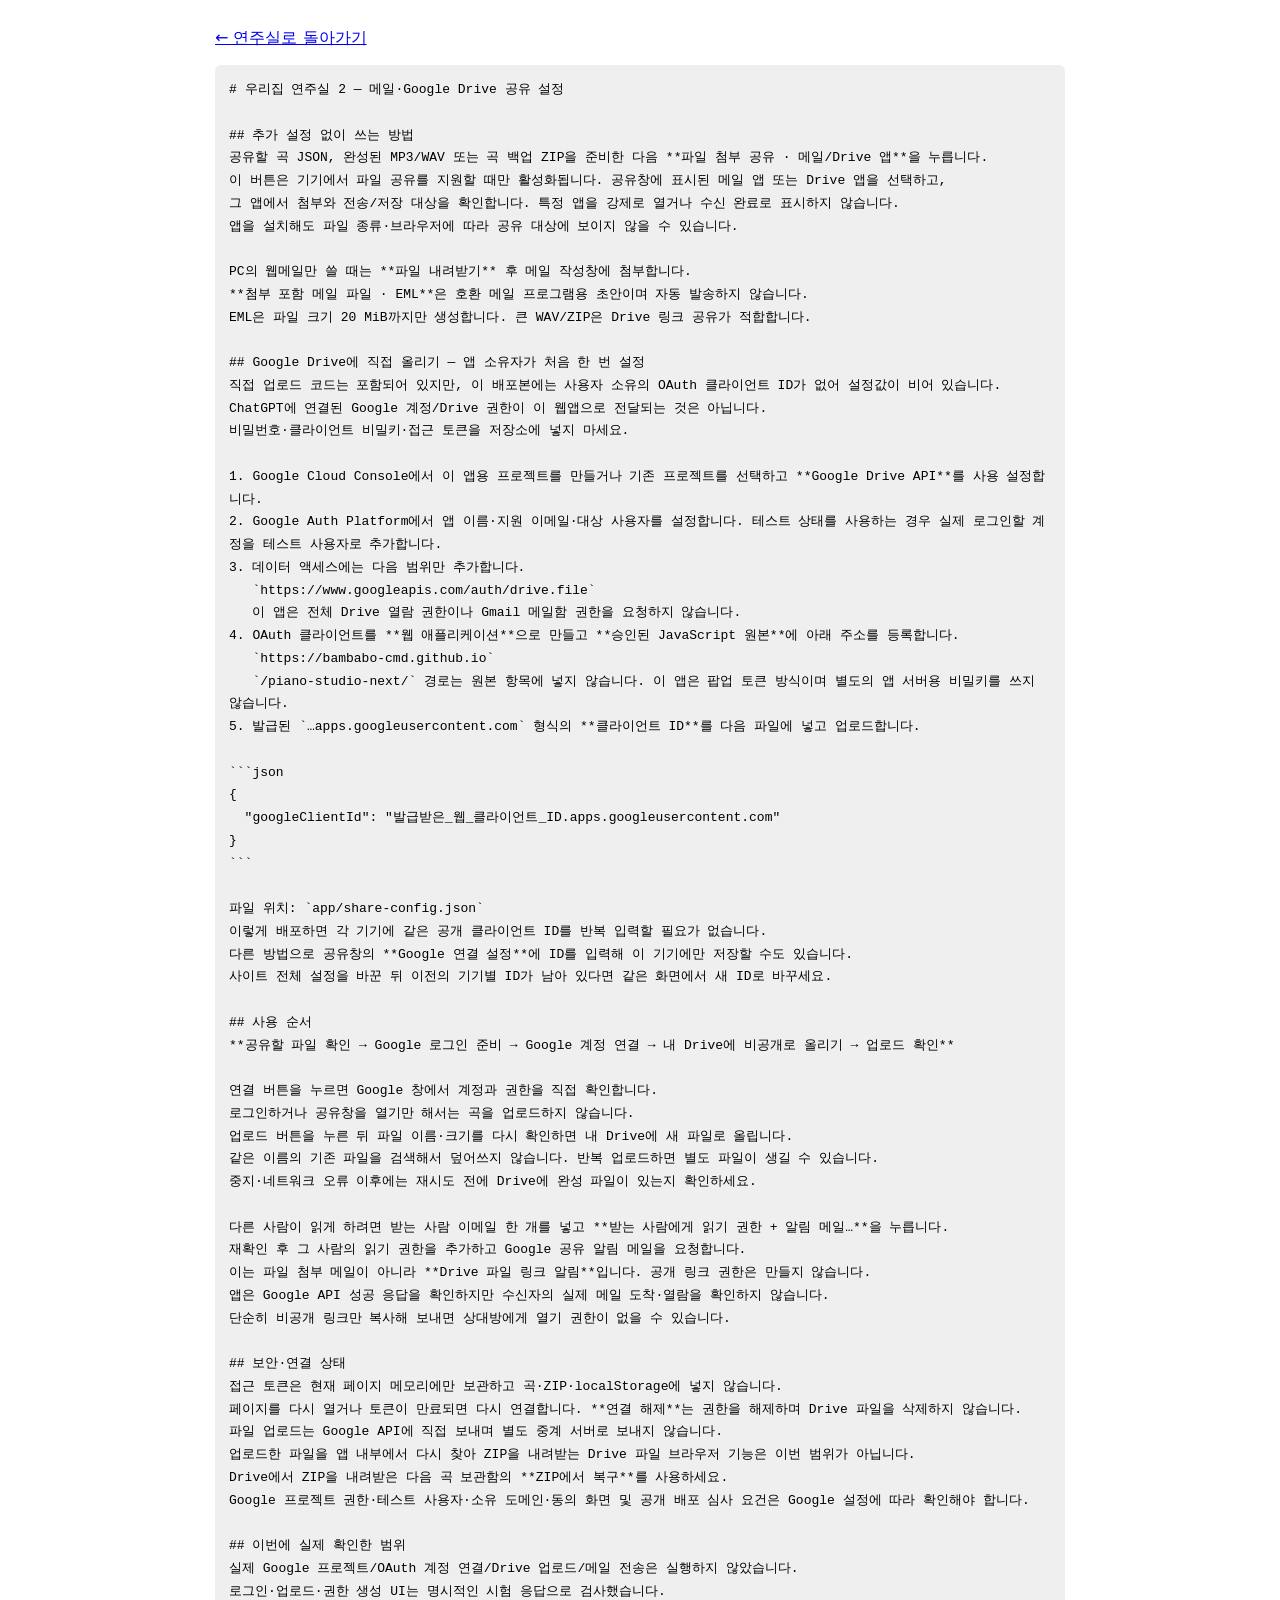
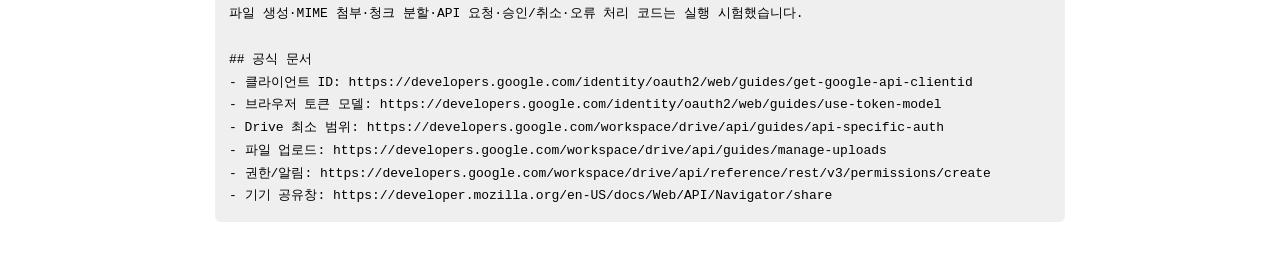
<file: app/SHARING_SETUP_KO.html>
<!doctype html><html lang="ko"><meta charset="utf-8"><meta name="viewport" content="width=device-width,initial-scale=1"><title>메일·Google Drive 설정 — 우리집 연주실</title><style>:root{color-scheme:dark light}body{font-family:system-ui,sans-serif;max-width:850px;margin:auto;padding:24px;line-height:1.75}h1{font-size:1.7rem}h2{font-size:1.2rem;margin-top:2em}code,pre{font-family:monospace;background:#8882;border-radius:6px;overflow-wrap:anywhere}pre{padding:14px;white-space:pre-wrap}a{overflow-wrap:anywhere}li{margin:8px 0}</style><a href="../">← 연주실로 돌아가기</a><pre># 우리집 연주실 2 — 메일·Google Drive 공유 설정

## 추가 설정 없이 쓰는 방법
공유할 곡 JSON, 완성된 MP3/WAV 또는 곡 백업 ZIP을 준비한 다음 **파일 첨부 공유 · 메일/Drive 앱**을 누릅니다.
이 버튼은 기기에서 파일 공유를 지원할 때만 활성화됩니다. 공유창에 표시된 메일 앱 또는 Drive 앱을 선택하고,
그 앱에서 첨부와 전송/저장 대상을 확인합니다. 특정 앱을 강제로 열거나 수신 완료로 표시하지 않습니다.
앱을 설치해도 파일 종류·브라우저에 따라 공유 대상에 보이지 않을 수 있습니다.

PC의 웹메일만 쓸 때는 **파일 내려받기** 후 메일 작성창에 첨부합니다.
**첨부 포함 메일 파일 · EML**은 호환 메일 프로그램용 초안이며 자동 발송하지 않습니다.
EML은 파일 크기 20 MiB까지만 생성합니다. 큰 WAV/ZIP은 Drive 링크 공유가 적합합니다.

## Google Drive에 직접 올리기 — 앱 소유자가 처음 한 번 설정
직접 업로드 코드는 포함되어 있지만, 이 배포본에는 사용자 소유의 OAuth 클라이언트 ID가 없어 설정값이 비어 있습니다.
ChatGPT에 연결된 Google 계정/Drive 권한이 이 웹앱으로 전달되는 것은 아닙니다.
비밀번호·클라이언트 비밀키·접근 토큰을 저장소에 넣지 마세요.

1. Google Cloud Console에서 이 앱용 프로젝트를 만들거나 기존 프로젝트를 선택하고 **Google Drive API**를 사용 설정합니다.
2. Google Auth Platform에서 앱 이름·지원 이메일·대상 사용자를 설정합니다. 테스트 상태를 사용하는 경우 실제 로그인할 계정을 테스트 사용자로 추가합니다.
3. 데이터 액세스에는 다음 범위만 추가합니다.
   `https://www.googleapis.com/auth/drive.file`
   이 앱은 전체 Drive 열람 권한이나 Gmail 메일함 권한을 요청하지 않습니다.
4. OAuth 클라이언트를 **웹 애플리케이션**으로 만들고 **승인된 JavaScript 원본**에 아래 주소를 등록합니다.
   `https://bambabo-cmd.github.io`
   `/piano-studio-next/` 경로는 원본 항목에 넣지 않습니다. 이 앱은 팝업 토큰 방식이며 별도의 앱 서버용 비밀키를 쓰지 않습니다.
5. 발급된 `…apps.googleusercontent.com` 형식의 **클라이언트 ID**를 다음 파일에 넣고 업로드합니다.

```json
{
  &quot;googleClientId&quot;: &quot;발급받은_웹_클라이언트_ID.apps.googleusercontent.com&quot;
}
```

파일 위치: `app/share-config.json`
이렇게 배포하면 각 기기에 같은 공개 클라이언트 ID를 반복 입력할 필요가 없습니다.
다른 방법으로 공유창의 **Google 연결 설정**에 ID를 입력해 이 기기에만 저장할 수도 있습니다.
사이트 전체 설정을 바꾼 뒤 이전의 기기별 ID가 남아 있다면 같은 화면에서 새 ID로 바꾸세요.

## 사용 순서
**공유할 파일 확인 → Google 로그인 준비 → Google 계정 연결 → 내 Drive에 비공개로 올리기 → 업로드 확인**

연결 버튼을 누르면 Google 창에서 계정과 권한을 직접 확인합니다.
로그인하거나 공유창을 열기만 해서는 곡을 업로드하지 않습니다.
업로드 버튼을 누른 뒤 파일 이름·크기를 다시 확인하면 내 Drive에 새 파일로 올립니다.
같은 이름의 기존 파일을 검색해서 덮어쓰지 않습니다. 반복 업로드하면 별도 파일이 생길 수 있습니다.
중지·네트워크 오류 이후에는 재시도 전에 Drive에 완성 파일이 있는지 확인하세요.

다른 사람이 읽게 하려면 받는 사람 이메일 한 개를 넣고 **받는 사람에게 읽기 권한 + 알림 메일…**을 누릅니다.
재확인 후 그 사람의 읽기 권한을 추가하고 Google 공유 알림 메일을 요청합니다.
이는 파일 첨부 메일이 아니라 **Drive 파일 링크 알림**입니다. 공개 링크 권한은 만들지 않습니다.
앱은 Google API 성공 응답을 확인하지만 수신자의 실제 메일 도착·열람을 확인하지 않습니다.
단순히 비공개 링크만 복사해 보내면 상대방에게 열기 권한이 없을 수 있습니다.

## 보안·연결 상태
접근 토큰은 현재 페이지 메모리에만 보관하고 곡·ZIP·localStorage에 넣지 않습니다.
페이지를 다시 열거나 토큰이 만료되면 다시 연결합니다. **연결 해제**는 권한을 해제하며 Drive 파일을 삭제하지 않습니다.
파일 업로드는 Google API에 직접 보내며 별도 중계 서버로 보내지 않습니다.
업로드한 파일을 앱 내부에서 다시 찾아 ZIP을 내려받는 Drive 파일 브라우저 기능은 이번 범위가 아닙니다.
Drive에서 ZIP을 내려받은 다음 곡 보관함의 **ZIP에서 복구**를 사용하세요.
Google 프로젝트 권한·테스트 사용자·소유 도메인·동의 화면 및 공개 배포 심사 요건은 Google 설정에 따라 확인해야 합니다.

## 이번에 실제 확인한 범위
실제 Google 프로젝트/OAuth 계정 연결/Drive 업로드/메일 전송은 실행하지 않았습니다.
로그인·업로드·권한 생성 UI는 명시적인 시험 응답으로 검사했습니다.
파일 생성·MIME 첨부·청크 분할·API 요청·승인/취소·오류 처리 코드는 실행 시험했습니다.

## 공식 문서
- 클라이언트 ID: https://developers.google.com/identity/oauth2/web/guides/get-google-api-clientid
- 브라우저 토큰 모델: https://developers.google.com/identity/oauth2/web/guides/use-token-model
- Drive 최소 범위: https://developers.google.com/workspace/drive/api/guides/api-specific-auth
- 파일 업로드: https://developers.google.com/workspace/drive/api/guides/manage-uploads
- 권한/알림: https://developers.google.com/workspace/drive/api/reference/rest/v3/permissions/create
- 기기 공유창: https://developer.mozilla.org/en-US/docs/Web/API/Navigator/share
</pre></html>
</file>
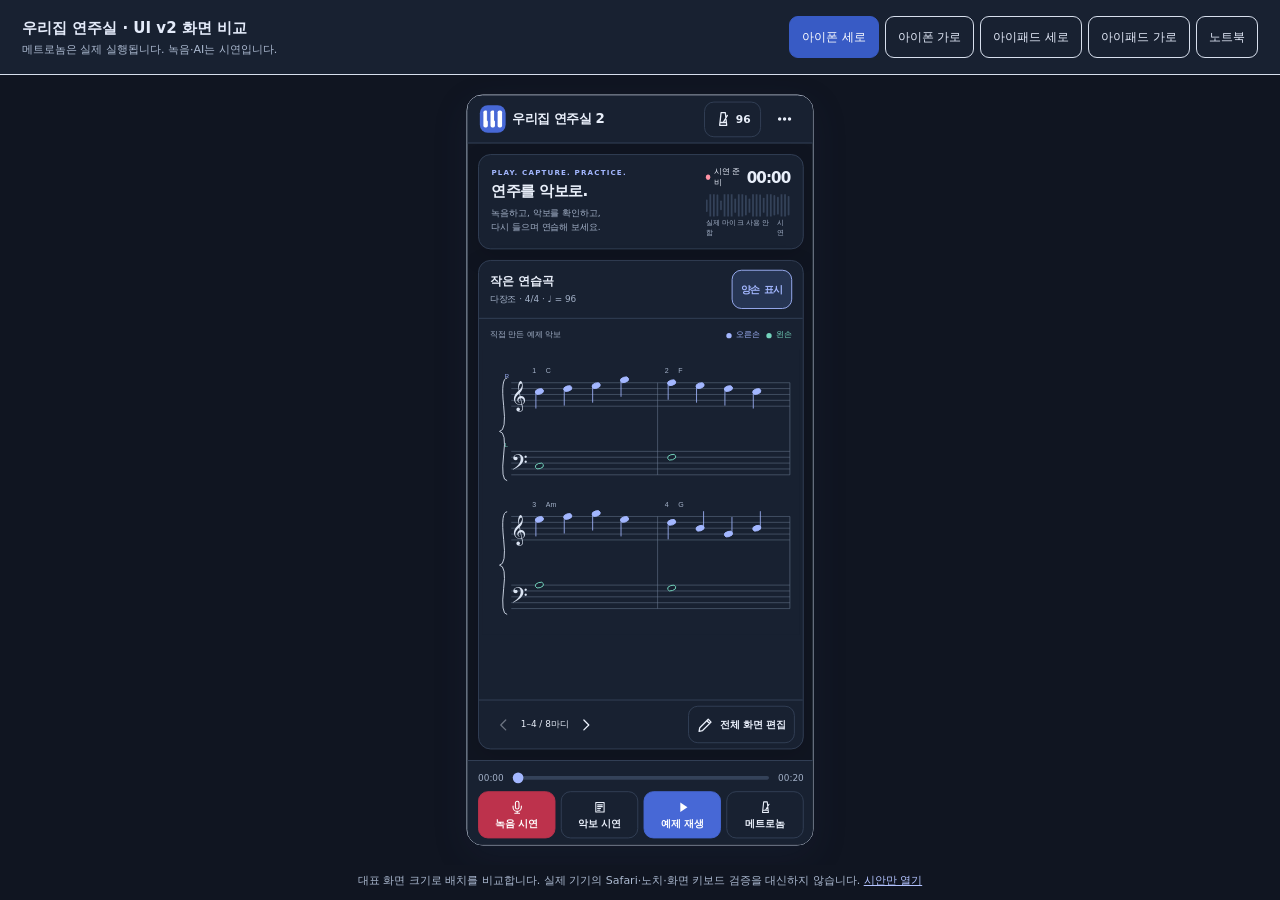
<file: preview/devices.html>
<!doctype html><html lang="ko"><meta charset="utf-8"><meta name="viewport" content="width=device-width,initial-scale=1"><title>우리집 연주실 · 기기별 화면 비교</title><style>*{box-sizing:border-box}html,body{margin:0;height:100%;font-family:system-ui,-apple-system,"Malgun Gothic",sans-serif;background:#101521;color:#e4ebfa}body{display:flex;flex-direction:column}header{padding:16px 22px;background:#182131;box-shadow:0 1px 0 #d7dfed;display:flex;align-items:center;gap:14px;flex-wrap:wrap}strong{font-size:15px}small{color:#acbad1;font-size:11px}nav{display:flex;gap:6px;flex-wrap:wrap;margin-left:auto}button{border:1px solid #d7dfed;background:#182131;border-radius:9px;padding:10px 12px;font:inherit;color:inherit;font-size:12px;cursor:pointer;min-height:42px}button.active{background:#385bc5;color:white;border-color:#385bc5}main{flex:1;min-height:0;display:flex;align-items:center;justify-content:center;overflow:hidden;padding:20px}#frameWrap{flex:none;background:#182131;box-shadow:0 12px 40px #273a6325;border:1px solid #b9c4d5;border-radius:18px;overflow:hidden;transform-origin:center;position:relative}iframe{border:0;display:block}footer{text-align:center;font-size:11px;color:#acbad1;padding:8px 12px 12px}a{color:#b3c3ff}</style><header><div><strong>우리집 연주실 · UI v2 화면 비교</strong><br><small>메트로놈은 실제 실행됩니다. 녹음·AI는 시연입니다.</small></div><nav id="devices"><button data-w="390" data-h="844" class="active">아이폰 세로</button><button data-w="844" data-h="390">아이폰 가로</button><button data-w="820" data-h="1180">아이패드 세로</button><button data-w="1180" data-h="820">아이패드 가로</button><button data-w="1440" data-h="900">노트북</button></nav></header><main id="stage"><div id="frameWrap"><iframe id="preview" title="우리집 연주실 UI v2 시안" allow="autoplay" src="index.html" width="390" height="844"></iframe></div></main><footer>대표 화면 크기로 배치를 비교합니다. 실제 기기의 Safari·노치·화면 키보드 검증을 대신하지 않습니다. <a href="index.html" target="_blank" rel="noopener">시안만 열기</a></footer><script>const frame=document.getElementById('preview'),wrap=document.getElementById('frameWrap'),stage=document.getElementById('stage');let w=390,h=844;function fit(){wrap.style.width=w+'px';wrap.style.height=h+'px';frame.width=w;frame.height=h;wrap.style.transform=`scale(${Math.min(1,(stage.clientWidth-40)/w,(stage.clientHeight-40)/h)})`;}document.querySelectorAll('button').forEach(b=>b.onclick=()=>{w=Number(b.dataset.w);h=Number(b.dataset.h);document.querySelectorAll('button').forEach(x=>x.classList.toggle('active',x===b));fit();});addEventListener('resize',fit);fit();</script></html>
</file>
